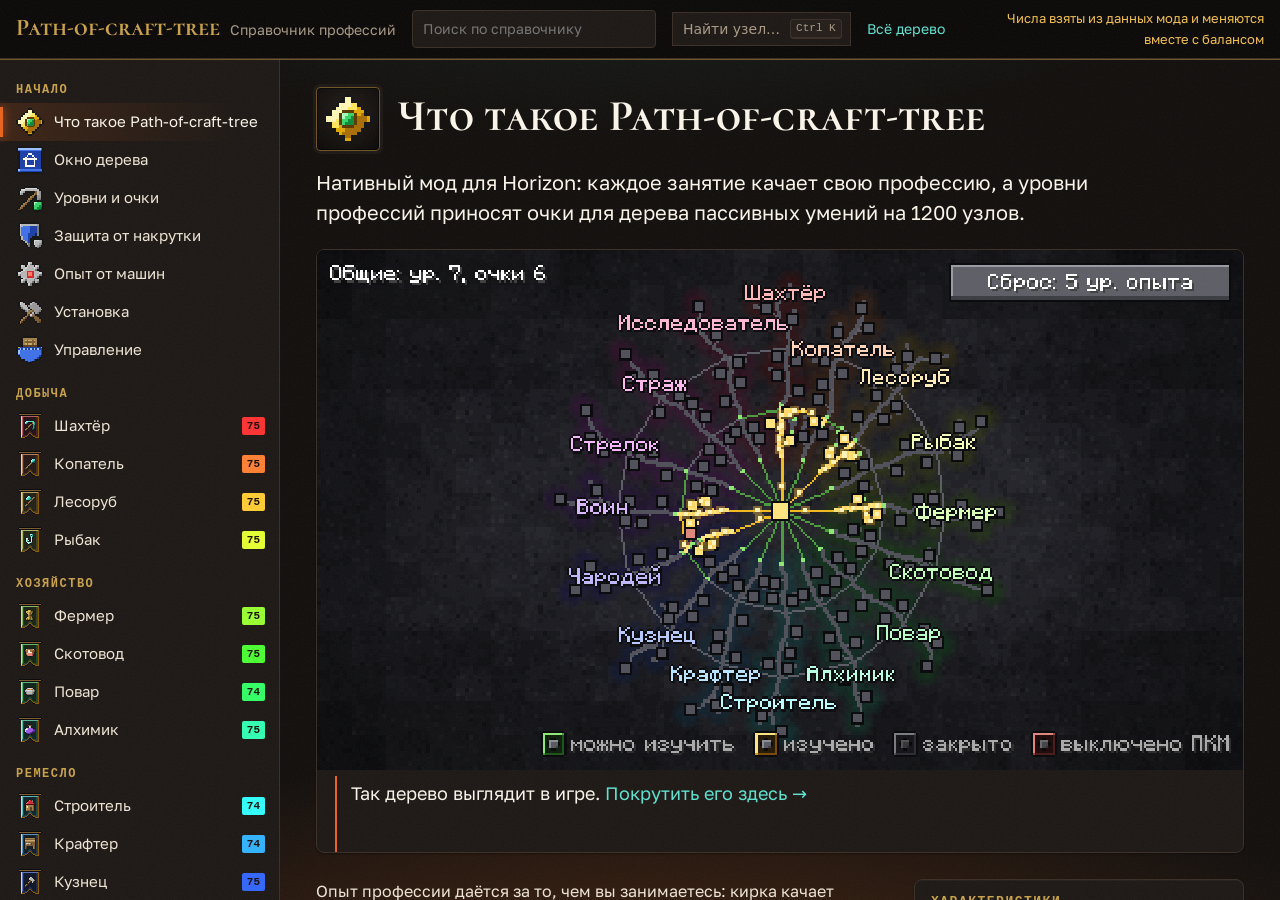
<file: docs/index.html>
<!doctype html>
<html lang="ru">
<head>
<meta charset="utf-8">
<meta name="viewport" content="width=device-width, initial-scale=1">
<title>Path-of-craft-tree</title>
<meta http-equiv="refresh" content="0; url=showcase/">
<link rel="canonical" href="showcase/">
</head>
<body>
<p><a href="showcase/">Справочник Path-of-craft-tree</a> · <a href="https://github.com/Betreazen/path-of-craft-tree">GitHub</a></p>
</body>
</html>
</file>
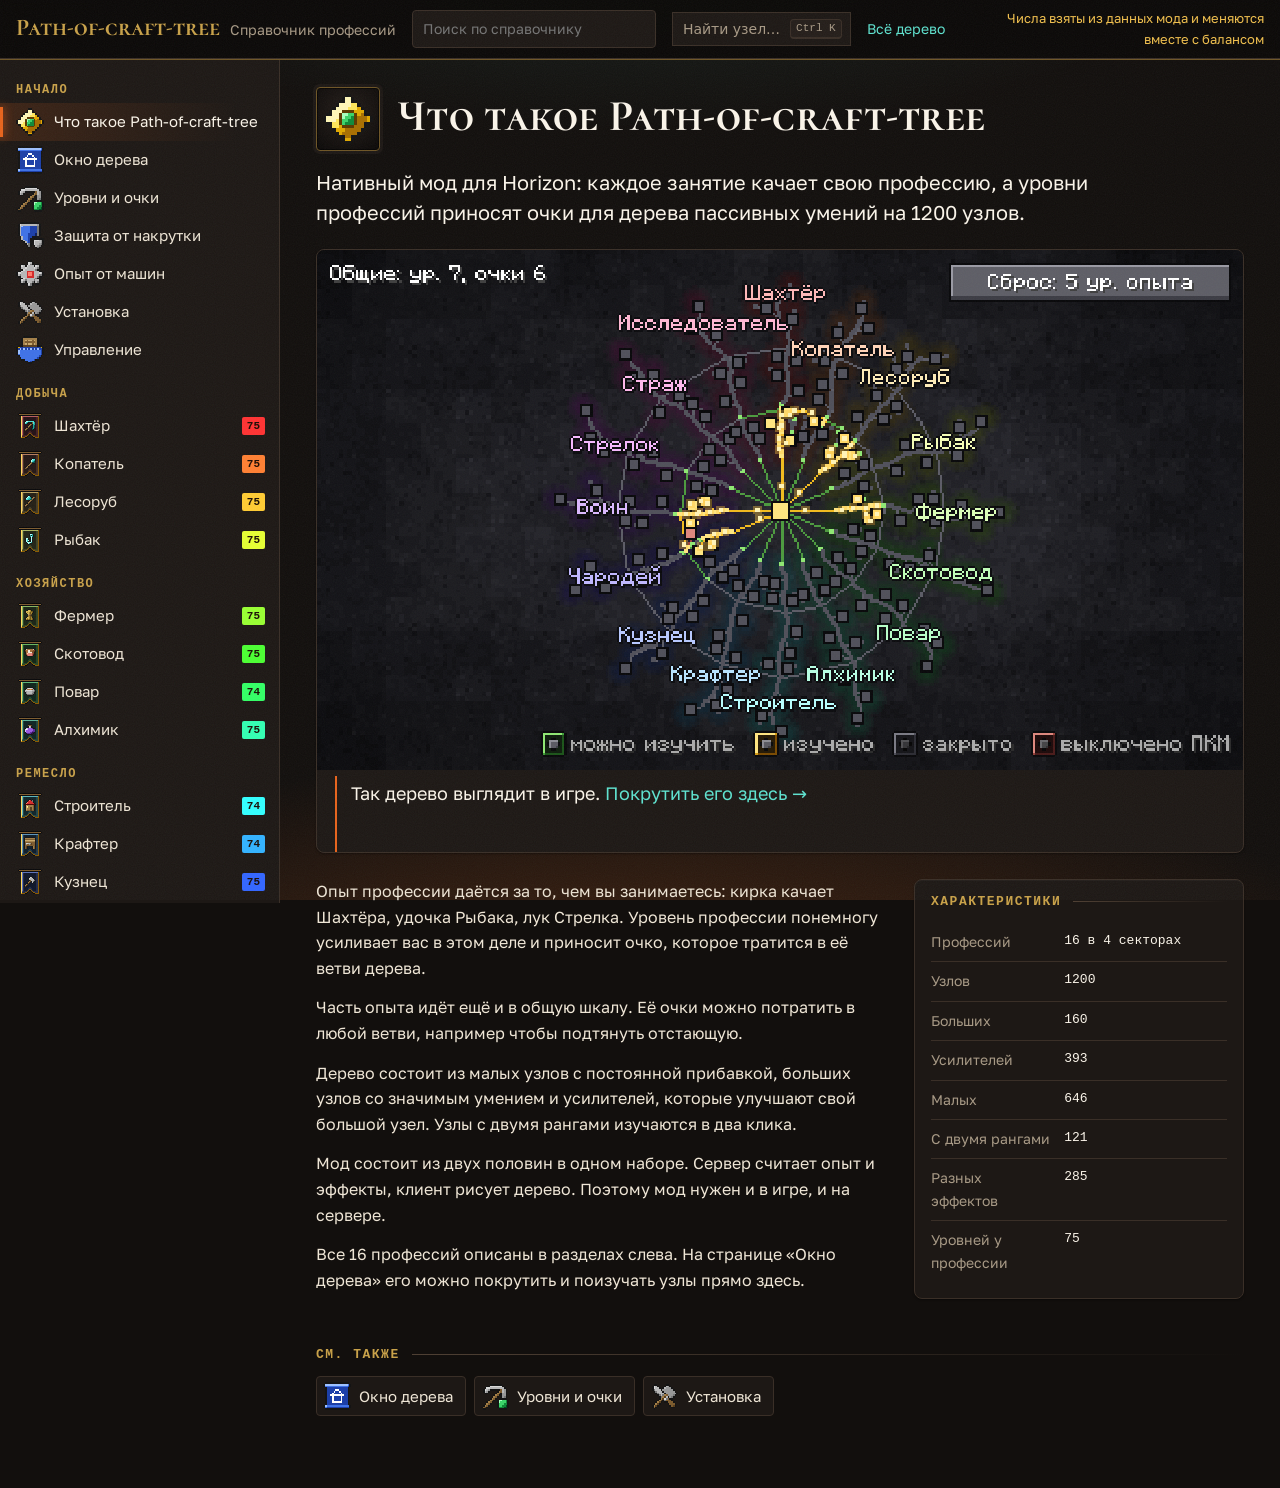
<file: docs/showcase/index.html>
<!doctype html>
<html lang="ru">
<head>
<meta charset="utf-8">
<meta name="viewport" content="width=device-width, initial-scale=1">
<title>Path-of-craft-tree · Справочник профессий</title>
<!-- style.css is RustCraft's guide stylesheet, copied as is so every mod's page looks alike; pct.css adds this mod's parts. -->
<link rel="stylesheet" href="style.css">
<link rel="stylesheet" href="pct.css">
</head>
<body>
<div class="top">
  <a class="brand" href="#overview"><b>Path-of-craft-tree</b><span>Справочник профессий</span></a>
  <input id="search" type="search" placeholder="Поиск по справочнику" aria-label="Поиск по справочнику">
  <a class="toplink" href="#tree">Всё дерево</a>
  <span class="draft">Числа взяты из данных мода и меняются вместе с балансом</span>
</div>
<div id="err" role="alert"></div>
<div class="layout">
  <nav id="nav" aria-label="Разделы справочника"></nav>
  <main id="main"></main>
</div>
<script src="js/data.js"></script>
<script src="js/sprites.js"></script>
<script src="js/tree.js"></script>
<script src="js/pages.js"></script>
<script src="js/toast.js"></script>
<script src="js/numbers.js"></script>
<script src="js/drawer.js"></script>
<script src="js/palette.js"></script>
<script src="js/app.js"></script>
</body>
</html>
</file>
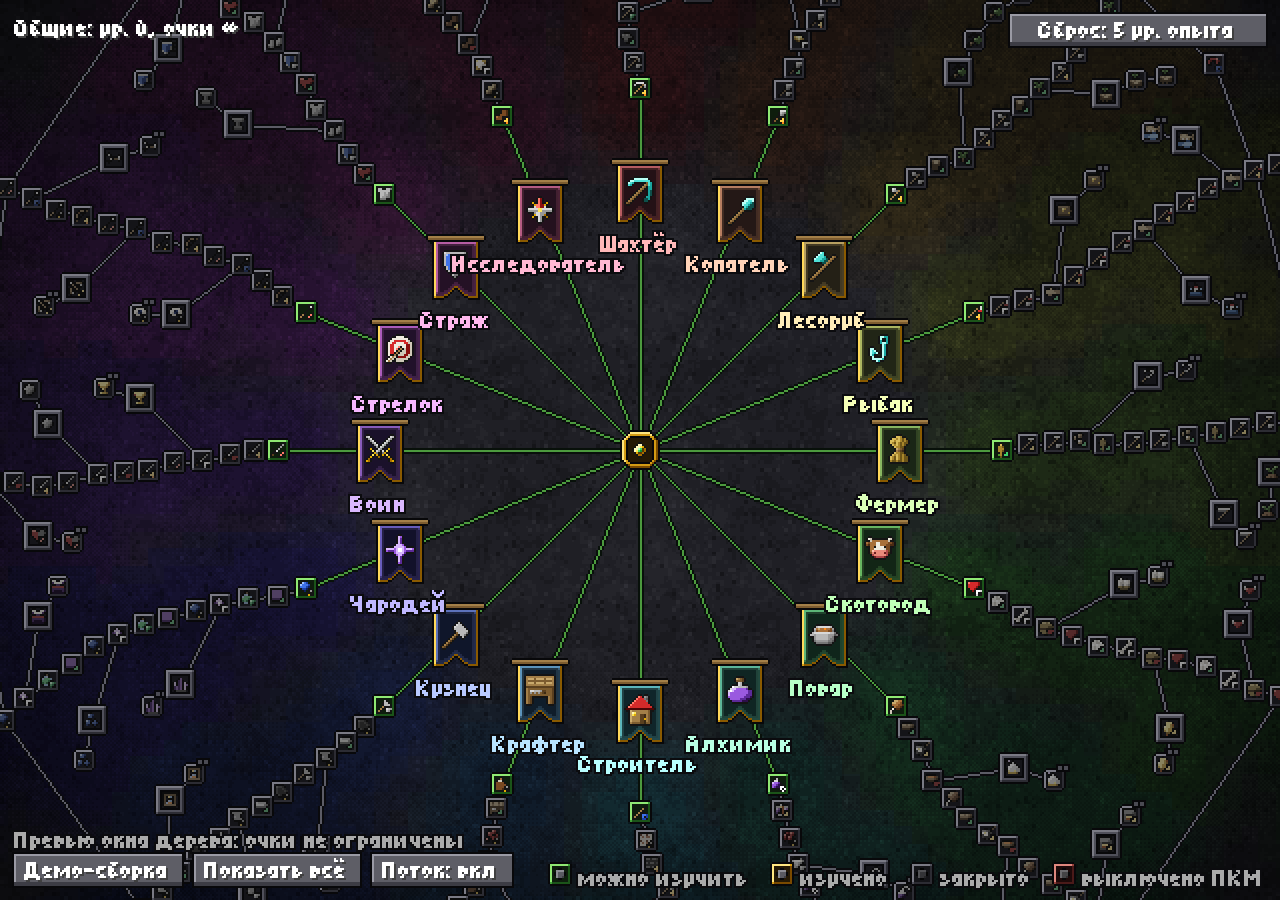
<file: design/preview.html>
<!doctype html>
<html lang="ru">
<head>
<meta charset="utf-8">
<meta name="viewport" content="width=device-width, initial-scale=1">
<title>Дерево навыков: превью</title>
<!-- The only external file: a pixel font with Cyrillic. Without a network the page falls back to a system font. -->
<link rel="preconnect" href="https://fonts.googleapis.com">
<link rel="preconnect" href="https://fonts.gstatic.com" crossorigin>
<link href="https://fonts.googleapis.com/css2?family=Tiny5&display=swap" rel="stylesheet">
<style>
  html, body { margin: 0; height: 100%; overflow: hidden; background: #0b0b0e; }
  canvas { display: block; image-rendering: pixelated; image-rendering: crisp-edges; cursor: grab; touch-action: none; }
</style>
</head>
<body>
<canvas id="view"></canvas>
<script>
window.PCT_TREE = {"start":0,"nodes":[{"id":0,"x":0,"y":0,"kind":"start","name":"Начало","description":"Отсюда растёт дерево","icon":"start"},{"id":1,"x":0,"y":-500,"kind":"small","branch":"mining","name":"Скорость кирки","effects":{"speed:_pickaxe":0.015},"todo":false,"links":[0],"icon":"small:speed:_pickaxe"},{"id":2,"x":-9.3,"y":-537,"kind":"small","branch":"mining","name":"Бережная работа","effects":{"durability:_pickaxe":0.02},"todo":false,"links":[1],"icon":"small:durability:_pickaxe"},{"id":3,"x":-15.3,"y":-570.1,"kind":"small","branch":"mining","name":"Богатая порода","effects":{"extra_ore":0.012},"todo":false,"links":[2],"icon":"small:extra_ore"},{"id":4,"x":-15.7,"y":-604.5,"kind":"small","branch":"mining","name":"Опыт с руды","effects":{"mc_xp":0.03},"todo":false,"links":[3],"icon":"small:mc_xp"},{"id":5,"x":79.7,"y":-639.1,"kind":"big","branch":"mining","name":"Жила","description":"Руда ломается цепочкой до 8 блоков, прочность тратится за каждый","effects":{"vein_len":8},"todo":false,"links":[4],"icon":"big:Жила"},{"id":6,"x":102.4,"y":-677.5,"kind":"upgrade","branch":"mining","name":"Жила: экономия","description":"Прочность за блок ×0,75","effects":{"vein_cost_cut":0.25},"todo":false,"links":[5],"icon":"big:Жила"},{"id":7,"x":109.3,"y":-713,"kind":"upgrade","branch":"mining","name":"Жила: длина","description":"Цепочка до 12 блоков","effects":{"vein_len":4},"todo":false,"links":[6],"icon":"big:Жила"},{"id":8,"x":106.2,"y":-754.7,"kind":"upgrade","branch":"mining","name":"Жила: экономия II","description":"Прочность за блок ×0,5","effects":{"vein_cost_cut":0.25},"todo":false,"links":[7],"icon":"big:Жила"},{"id":9,"x":94.7,"y":-793.7,"kind":"upgrade","branch":"mining","name":"Жила: длина II","description":"Цепочка до 16 блоков","effects":{"vein_len":4},"todo":false,"links":[8],"icon":"big:Жила"},{"id":10,"x":73.4,"y":-823.1,"kind":"upgrade","branch":"mining","name":"Жила: экономия III","description":"Прочность за блок ×0,25","effects":{"vein_cost_cut":0.25},"todo":false,"links":[9],"icon":"big:Жила"},{"id":11,"x":-10.8,"y":-642.4,"kind":"small","branch":"mining","name":"Скорость кирки","effects":{"speed:_pickaxe":0.015},"todo":false,"links":[4],"icon":"small:speed:_pickaxe"},{"id":12,"x":-10.5,"y":-682.4,"kind":"small","branch":"mining","name":"Бережная работа","effects":{"durability:_pickaxe":0.02},"todo":false,"links":[11],"icon":"small:durability:_pickaxe"},{"id":13,"x":-4.5,"y":-719,"kind":"small","branch":"mining","name":"Богатая порода","effects":{"extra_ore":0.012},"todo":false,"links":[12],"icon":"small:extra_ore"},{"id":14,"x":-7.8,"y":-754.3,"kind":"small","branch":"mining","name":"Опыт с руды","effects":{"mc_xp":0.03},"todo":false,"links":[13],"icon":"small:mc_xp"},{"id":15,"x":-102.2,"y":-799.7,"kind":"big","branch":"mining","name":"Переплавка","description":"Железо, медь и золото падают сразу слитками","effects":{"smelt":1},"todo":false,"links":[14],"icon":"big:Переплавка"},{"id":16,"x":-125.9,"y":-843.3,"kind":"upgrade","branch":"mining","name":"Переплавка: шанс","description":"Шанс лишнего слитка 5%","effects":{"smelt_extra":0.05},"todo":false,"links":[15],"ranks":2,"rank_descriptions":["Шанс лишнего слитка 5%","Шанс лишнего слитка 10%"],"icon":"big:Переплавка"},{"id":17,"x":-4.6,"y":-787.6,"kind":"small","branch":"mining","name":"Скорость кирки","effects":{"speed:_pickaxe":0.015},"todo":false,"links":[14],"icon":"small:speed:_pickaxe"},{"id":18,"x":-4.8,"y":-827.2,"kind":"small","branch":"mining","name":"Бережная работа","effects":{"durability:_pickaxe":0.02},"todo":false,"links":[17],"icon":"small:durability:_pickaxe"},{"id":19,"x":-6.1,"y":-865,"kind":"small","branch":"mining","name":"Богатая порода","effects":{"extra_ore":0.012},"todo":false,"links":[18],"icon":"small:extra_ore"},{"id":20,"x":-1.3,"y":-902.7,"kind":"small","branch":"mining","name":"Опыт с руды","effects":{"mc_xp":0.03},"todo":false,"links":[19],"icon":"small:mc_xp"},{"id":21,"x":65.7,"y":-899.4,"kind":"big","branch":"mining","name":"Прилив сил","description":"После добычи руды 8 секунд ускоренной добычи","effects":{"rush_seconds":8},"todo":false,"links":[20],"icon":"big:Прилив сил"},{"id":22,"x":100.3,"y":-873.5,"kind":"upgrade","branch":"mining","name":"Прилив: длительность","description":"12 секунд","effects":{"rush_seconds":4},"todo":false,"links":[21],"icon":"big:Прилив сил"},{"id":23,"x":120,"y":-841.8,"kind":"upgrade","branch":"mining","name":"Прилив: сила","description":"Спешка II","effects":{"rush_amp":1},"todo":false,"links":[22],"icon":"big:Прилив сил"},{"id":24,"x":129.8,"y":-800.9,"kind":"upgrade","branch":"mining","name":"Прилив: бег","description":"Дополнительно скорость передвижения","effects":{"rush_speed":1},"todo":false,"links":[23],"icon":"big:Прилив сил"},{"id":25,"x":0.5,"y":-938.3,"kind":"small","branch":"mining","name":"Скорость кирки","effects":{"speed:_pickaxe":0.015},"todo":false,"links":[20],"icon":"small:speed:_pickaxe"},{"id":26,"x":7.8,"y":-972.3,"kind":"small","branch":"mining","name":"Бережная работа","effects":{"durability:_pickaxe":0.02},"todo":false,"links":[25],"icon":"small:durability:_pickaxe"},{"id":27,"x":22.1,"y":-1005.9,"kind":"small","branch":"mining","name":"Богатая порода","effects":{"extra_ore":0.012},"todo":false,"links":[26],"icon":"small:extra_ore"},{"id":28,"x":35.1,"y":-1044,"kind":"small","branch":"mining","name":"Опыт с руды","effects":{"mc_xp":0.03},"todo":false,"links":[27],"icon":"small:mc_xp"},{"id":29,"x":155.4,"y":-1102.9,"kind":"big","branch":"mining","name":"Жадность","description":"10% шанс лишнего алмаза или изумруда","effects":{"greed":0.1},"todo":false,"links":[28],"icon":"big:Жадность"},{"id":30,"x":182.7,"y":-1148.2,"kind":"upgrade","branch":"mining","name":"Жадность","description":"Шанс 15%","effects":{"greed":0.05},"todo":false,"links":[29],"ranks":2,"rank_descriptions":["Шанс 15%","Шанс 20%"],"icon":"big:Жадность"},{"id":31,"x":51.1,"y":-1081.8,"kind":"small","branch":"mining","name":"Скорость кирки","effects":{"speed:_pickaxe":0.015},"todo":false,"links":[28],"icon":"small:speed:_pickaxe"},{"id":32,"x":62.3,"y":-1115.2,"kind":"small","branch":"mining","name":"Бережная работа","effects":{"durability:_pickaxe":0.02},"todo":false,"links":[31],"icon":"small:durability:_pickaxe"},{"id":33,"x":64.2,"y":-1153.7,"kind":"small","branch":"mining","name":"Богатая порода","effects":{"extra_ore":0.012},"todo":false,"links":[32],"icon":"small:extra_ore"},{"id":34,"x":62.4,"y":-1187.7,"kind":"small","branch":"mining","name":"Опыт с руды","effects":{"mc_xp":0.03},"todo":false,"links":[33],"icon":"small:mc_xp"},{"id":35,"x":-36.4,"y":-1239,"kind":"big","branch":"mining","name":"Забой","description":"Переключаемый режим копания 3×3, прочность ×2","effects":{"mine_area":1,"mine_area_cost":2},"todo":false,"links":[34],"icon":"big:Забой"},{"id":36,"x":-69.9,"y":-1280.9,"kind":"upgrade","branch":"mining","name":"Забой: прочность","description":"Прочность ×1,5","effects":{"mine_area_cost":-0.5},"todo":false,"links":[35],"icon":"big:Забой"},{"id":37,"x":-103.6,"y":-1304.9,"kind":"upgrade","branch":"mining","name":"Забой: прочность II","description":"Прочность ×1,2","effects":{"mine_area_cost":-0.3},"todo":false,"links":[36],"icon":"big:Забой"},{"id":38,"x":54.7,"y":-1227.6,"kind":"small","branch":"mining","name":"Скорость кирки","effects":{"speed:_pickaxe":0.015},"todo":false,"links":[34],"icon":"small:speed:_pickaxe"},{"id":39,"x":51.8,"y":-1265,"kind":"small","branch":"mining","name":"Бережная работа","effects":{"durability:_pickaxe":0.02},"todo":false,"links":[38],"icon":"small:durability:_pickaxe"},{"id":40,"x":49.2,"y":-1301.4,"kind":"small","branch":"mining","name":"Богатая порода","effects":{"extra_ore":0.012},"todo":false,"links":[39],"icon":"small:extra_ore"},{"id":41,"x":41.7,"y":-1338.4,"kind":"small","branch":"mining","name":"Опыт с руды","effects":{"mc_xp":0.03},"todo":false,"links":[40],"icon":"small:mc_xp"},{"id":42,"x":141.9,"y":-1376.3,"kind":"big","branch":"mining","name":"Рудный нюх","description":"Подсветка руды в радиусе 6 блоков на 10 секунд","effects":{"ore_sense":6},"todo":false,"links":[41],"icon":"big:Рудный нюх"},{"id":43,"x":169.2,"y":-1422.4,"kind":"upgrade","branch":"mining","name":"Нюх: радиус","description":"Радиус 8","effects":{"ore_sense":2},"todo":false,"links":[42],"ranks":2,"rank_descriptions":["Радиус 8","Радиус 10"],"icon":"big:Рудный нюх"},{"id":44,"x":47.9,"y":-1375.8,"kind":"small","branch":"mining","name":"Скорость кирки","effects":{"speed:_pickaxe":0.015},"todo":false,"links":[41],"icon":"small:speed:_pickaxe"},{"id":45,"x":47.7,"y":-1414.2,"kind":"small","branch":"mining","name":"Бережная работа","effects":{"durability:_pickaxe":0.02},"todo":false,"links":[44],"icon":"small:durability:_pickaxe"},{"id":46,"x":63.5,"y":-1449.7,"kind":"small","branch":"mining","name":"Богатая порода","effects":{"extra_ore":0.012},"todo":false,"links":[45],"icon":"small:extra_ore"},{"id":47,"x":70.3,"y":-1486.7,"kind":"small","branch":"mining","name":"Опыт с руды","effects":{"mc_xp":0.03},"todo":false,"links":[46],"icon":"small:mc_xp"},{"id":48,"x":-46.3,"y":-1424.9,"kind":"big","branch":"mining","name":"Магнитная кирка","description":"Добыча сразу попадает в инвентарь","effects":{"magnet":1},"todo":false,"links":[47],"icon":"big:Магнитная кирка"},{"id":49,"x":-77,"y":-1381,"kind":"upgrade","branch":"mining","name":"Магнит: опыт","description":"Опыт Minecraft тоже зачисляется сразу","effects":{"magnet_xp":1},"todo":false,"links":[48],"icon":"big:Магнитная кирка"},{"id":50,"x":73.4,"y":-1522.3,"kind":"small","branch":"mining","name":"Скорость кирки","effects":{"speed:_pickaxe":0.015},"todo":false,"links":[47],"icon":"small:speed:_pickaxe"},{"id":51,"x":79.3,"y":-1561.2,"kind":"small","branch":"mining","name":"Бережная работа","effects":{"durability:_pickaxe":0.02},"todo":false,"links":[50],"icon":"small:durability:_pickaxe"},{"id":52,"x":68.5,"y":-1596.3,"kind":"small","branch":"mining","name":"Богатая порода","effects":{"extra_ore":0.012},"todo":false,"links":[51],"icon":"small:extra_ore"},{"id":53,"x":51.4,"y":-1634.2,"kind":"small","branch":"mining","name":"Опыт с руды","effects":{"mc_xp":0.03},"todo":false,"links":[52],"icon":"small:mc_xp"},{"id":54,"x":104.7,"y":-1751.5,"kind":"big","branch":"mining","name":"Твёрдая рука","description":"Обсидиан и обломки добываются вдвое быстрее","effects":{"hard_hand":1},"todo":false,"links":[53],"icon":"big:Твёрдая рука"},{"id":55,"x":109.3,"y":-1802.6,"kind":"upgrade","branch":"mining","name":"Рука: втрое","description":"Втрое быстрее","effects":{"hard_hand":1},"todo":false,"links":[54],"icon":"big:Твёрдая рука"},{"id":56,"x":110.9,"y":-1848.9,"kind":"upgrade","branch":"mining","name":"Рука: сланец","description":"Действует и на глубинный сланец","effects":{"hard_hand_deepslate":1},"todo":false,"links":[55],"icon":"big:Твёрдая рука"},{"id":57,"x":36.7,"y":-1673.3,"kind":"small","branch":"mining","name":"Скорость кирки","effects":{"speed:_pickaxe":0.015},"todo":false,"links":[53],"icon":"small:speed:_pickaxe"},{"id":58,"x":13.9,"y":-1712.2,"kind":"small","branch":"mining","name":"Бережная работа","effects":{"durability:_pickaxe":0.02},"todo":false,"links":[57],"icon":"small:durability:_pickaxe"},{"id":59,"x":-11,"y":-1747.2,"kind":"small","branch":"mining","name":"Богатая порода","effects":{"extra_ore":0.012},"todo":false,"links":[58],"icon":"small:extra_ore"},{"id":60,"x":-16.9,"y":-1786.8,"kind":"small","branch":"mining","name":"Опыт с руды","effects":{"mc_xp":0.03},"todo":false,"links":[59],"icon":"small:mc_xp"},{"id":61,"x":-130.8,"y":-1857.1,"kind":"big","branch":"mining","name":"Глаза крота","description":"Ночное зрение ниже уровня Y=0","effects":{"mole":1},"todo":false,"links":[60],"icon":"big:Глаза крота"},{"id":62,"x":-187.5,"y":-1858,"kind":"upgrade","branch":"mining","name":"Крот: порог","description":"Порог Y=40","effects":{"mole_depth":40},"todo":false,"links":[61],"icon":"big:Глаза крота"},{"id":63,"x":-232.8,"y":-1878.5,"kind":"upgrade","branch":"mining","name":"Крот: вода","description":"Действует под водой","effects":{"mole_water":1},"todo":false,"links":[62],"icon":"big:Глаза крота"},{"id":64,"x":-25.5,"y":-1820.9,"kind":"small","branch":"mining","name":"Скорость кирки","effects":{"speed:_pickaxe":0.015},"todo":false,"links":[60],"icon":"small:speed:_pickaxe"},{"id":65,"x":-31.7,"y":-1855.9,"kind":"small","branch":"mining","name":"Бережная работа","effects":{"durability:_pickaxe":0.02},"todo":false,"links":[64],"icon":"small:durability:_pickaxe"},{"id":66,"x":-32,"y":-1895.6,"kind":"small","branch":"mining","name":"Богатая порода","effects":{"extra_ore":0.012},"todo":false,"links":[65],"icon":"small:extra_ore"},{"id":67,"x":-22,"y":-1930.1,"kind":"small","branch":"mining","name":"Опыт с руды","effects":{"mc_xp":0.03},"todo":false,"links":[66],"icon":"small:mc_xp"},{"id":68,"x":54.4,"y":-1998.5,"kind":"big","branch":"mining","name":"Закалка шахтёра","description":"Меньше урона от падения и лавы под землёй, 25%","effects":{"under_cut":0.25},"todo":false,"links":[67],"icon":"big:Закалка шахтёра"},{"id":69,"x":76,"y":-2042.2,"kind":"upgrade","branch":"mining","name":"Закалка: 40%","description":"Снижение 40%","effects":{"under_cut":0.15},"todo":false,"links":[68],"icon":"big:Закалка шахтёра"},{"id":70,"x":87.8,"y":-2082,"kind":"upgrade","branch":"mining","name":"Закалка: 50%","description":"Снижение 50%","effects":{"under_cut":0.1},"todo":false,"links":[69],"icon":"big:Закалка шахтёра"},{"id":71,"x":191.3,"y":-461.9,"kind":"small","branch":"digging","name":"Скорость лопаты","effects":{"speed:_shovel":0.015},"todo":false,"links":[0],"icon":"small:speed:_shovel"},{"id":72,"x":199.8,"y":-498.3,"kind":"small","branch":"digging","name":"Бережная работа","effects":{"durability:_shovel":0.02},"todo":false,"links":[71],"icon":"small:durability:_shovel"},{"id":73,"x":213.4,"y":-529,"kind":"small","branch":"digging","name":"Рыхлый грунт","effects":{"extra_digging":0.015},"todo":false,"links":[72],"icon":"small:extra_digging"},{"id":74,"x":220.5,"y":-568,"kind":"small","branch":"digging","name":"Находки","effects":{"treasure_digging":0.005},"todo":false,"links":[73],"icon":"small:treasure_digging"},{"id":75,"x":192.8,"y":-679.8,"kind":"big","branch":"digging","name":"Экскаватор","description":"Переключаемый режим копания 3×3, прочность ×2","effects":{"dig_area":1,"dig_area_cost":2},"todo":false,"links":[74],"icon":"big:Экскаватор"},{"id":76,"x":188.8,"y":-728.4,"kind":"upgrade","branch":"digging","name":"Экскаватор: 1","description":"Прочность ×1,5","effects":{"dig_area_cost":-0.5},"todo":false,"links":[75],"icon":"big:Экскаватор"},{"id":77,"x":202.8,"y":-765.4,"kind":"upgrade","branch":"digging","name":"Экскаватор: 2","description":"×1,2","effects":{"dig_area_cost":-0.3},"todo":false,"links":[76],"icon":"big:Экскаватор"},{"id":78,"x":228,"y":-793.8,"kind":"upgrade","branch":"digging","name":"Экскаватор: 3","description":"режим 5×5","effects":{"dig_area_wide":1},"todo":false,"links":[77],"icon":"big:Экскаватор"},{"id":79,"x":244.4,"y":-594.3,"kind":"small","branch":"digging","name":"Скорость лопаты","effects":{"speed:_shovel":0.015},"todo":false,"links":[74],"icon":"small:speed:_shovel"},{"id":80,"x":261.5,"y":-628.7,"kind":"small","branch":"digging","name":"Бережная работа","effects":{"durability:_shovel":0.02},"todo":false,"links":[79],"icon":"small:durability:_shovel"},{"id":81,"x":278.5,"y":-657.5,"kind":"small","branch":"digging","name":"Рыхлый грунт","effects":{"extra_digging":0.015},"todo":false,"links":[80],"icon":"small:extra_digging"},{"id":82,"x":294.8,"y":-688.4,"kind":"small","branch":"digging","name":"Находки","effects":{"treasure_digging":0.005},"todo":false,"links":[81],"icon":"small:treasure_digging"},{"id":83,"x":386.4,"y":-697.7,"kind":"big","branch":"digging","name":"Обрушение","description":"Столб песка или гравия над блоком ломается целиком, до 8 блоков","effects":{"collapse":8},"todo":false,"links":[82],"icon":"big:Обрушение"},{"id":84,"x":424.3,"y":-733,"kind":"upgrade","branch":"digging","name":"Обрушение: 1","description":"Меньше расход прочности","effects":{"collapse_cost_cut":0.5},"todo":false,"links":[83],"icon":"big:Обрушение"},{"id":85,"x":461.9,"y":-755.7,"kind":"upgrade","branch":"digging","name":"Обрушение: 2","description":"до 16 блоков","effects":{"collapse":8},"todo":false,"links":[84],"icon":"big:Обрушение"},{"id":86,"x":321.5,"y":-717.6,"kind":"small","branch":"digging","name":"Скорость лопаты","effects":{"speed:_shovel":0.015},"todo":false,"links":[82],"icon":"small:speed:_shovel"},{"id":87,"x":340.7,"y":-748.8,"kind":"small","branch":"digging","name":"Бережная работа","effects":{"durability:_shovel":0.02},"todo":false,"links":[86],"icon":"small:durability:_shovel"},{"id":88,"x":368.8,"y":-778.5,"kind":"small","branch":"digging","name":"Рыхлый грунт","effects":{"extra_digging":0.015},"todo":false,"links":[87],"icon":"small:extra_digging"},{"id":89,"x":386,"y":-810,"kind":"small","branch":"digging","name":"Находки","effects":{"treasure_digging":0.005},"todo":false,"links":[88],"icon":"small:treasure_digging"},{"id":90,"x":291.7,"y":-823.9,"kind":"big","branch":"digging","name":"Кладоискатель","description":"1% шанс находки в земле. Обычно мелочь: кость, кремень, самородки. Ценное, например изумруд, примерно одна находка из 50","effects":{"treasure_digging":0.01},"todo":false,"links":[89],"icon":"big:Кладоискатель"},{"id":91,"x":254.1,"y":-847.3,"kind":"upgrade","branch":"digging","name":"Кладоискатель","description":"2%","effects":{"treasure_digging":0.01},"todo":false,"links":[90],"ranks":2,"rank_descriptions":["2%","3%"],"icon":"big:Кладоискатель"},{"id":92,"x":215.2,"y":-861.5,"kind":"upgrade","branch":"digging","name":"Кладоискатель: 3","description":"более редкие находки","effects":{"treasure_rare":1},"todo":false,"links":[91],"icon":"big:Кладоискатель"},{"id":93,"x":402.5,"y":-839.1,"kind":"small","branch":"digging","name":"Скорость лопаты","effects":{"speed:_shovel":0.015},"todo":false,"links":[89],"icon":"small:speed:_shovel"},{"id":94,"x":423.7,"y":-867.7,"kind":"small","branch":"digging","name":"Бережная работа","effects":{"durability:_shovel":0.02},"todo":false,"links":[93],"icon":"small:durability:_shovel"},{"id":95,"x":433.4,"y":-901.5,"kind":"small","branch":"digging","name":"Рыхлый грунт","effects":{"extra_digging":0.015},"todo":false,"links":[94],"icon":"small:extra_digging"},{"id":96,"x":450.9,"y":-936.8,"kind":"small","branch":"digging","name":"Находки","effects":{"treasure_digging":0.005},"todo":false,"links":[95],"icon":"small:treasure_digging"},{"id":97,"x":343,"y":-1012.9,"kind":"big","branch":"digging","name":"Археолог","description":"Кисточка работает вдвое быстрее","effects":{"brush_fast":1},"todo":false,"links":[96],"icon":"big:Археолог"},{"id":98,"x":326.9,"y":-1058.9,"kind":"upgrade","branch":"digging","name":"Археолог","description":"Шанс лишней находки 10%","effects":{"brush_extra":0.1},"todo":false,"links":[97],"ranks":2,"rank_descriptions":["Шанс лишней находки 10%","20%"],"icon":"big:Археолог"},{"id":99,"x":452.2,"y":-973,"kind":"small","branch":"digging","name":"Скорость лопаты","effects":{"speed:_shovel":0.015},"todo":false,"links":[96],"icon":"small:speed:_shovel"},{"id":100,"x":460.7,"y":-1011.1,"kind":"small","branch":"digging","name":"Бережная работа","effects":{"durability:_shovel":0.02},"todo":false,"links":[99],"icon":"small:durability:_shovel"},{"id":101,"x":462.1,"y":-1050.2,"kind":"small","branch":"digging","name":"Рыхлый грунт","effects":{"extra_digging":0.015},"todo":false,"links":[100],"icon":"small:extra_digging"},{"id":102,"x":466,"y":-1090,"kind":"small","branch":"digging","name":"Находки","effects":{"treasure_digging":0.005},"todo":false,"links":[101],"icon":"small:treasure_digging"},{"id":103,"x":371.3,"y":-1156,"kind":"big","branch":"digging","name":"Кремнёвый глаз","description":"Гравий всегда даёт кремень","effects":{"flint_always":1},"todo":false,"links":[102],"icon":"big:Кремнёвый глаз"},{"id":104,"x":343.6,"y":-1205.6,"kind":"upgrade","branch":"digging","name":"Кремнёвый глаз: 1","description":"Шанс двух кремней 25%","effects":{"flint_double":0.25},"todo":false,"links":[103],"icon":"big:Кремнёвый глаз"},{"id":105,"x":469.2,"y":-1130.3,"kind":"small","branch":"digging","name":"Скорость лопаты","effects":{"speed:_shovel":0.015},"todo":false,"links":[102],"icon":"small:speed:_shovel"},{"id":106,"x":463,"y":-1169,"kind":"small","branch":"digging","name":"Бережная работа","effects":{"durability:_shovel":0.02},"todo":false,"links":[105],"icon":"small:durability:_shovel"},{"id":107,"x":467.2,"y":-1204.5,"kind":"small","branch":"digging","name":"Рыхлый грунт","effects":{"extra_digging":0.015},"todo":false,"links":[106],"icon":"small:extra_digging"},{"id":108,"x":469.5,"y":-1242.4,"kind":"small","branch":"digging","name":"Находки","effects":{"treasure_digging":0.005},"todo":false,"links":[107],"icon":"small:treasure_digging"},{"id":109,"x":559.1,"y":-1258.3,"kind":"big","branch":"digging","name":"Стекольщик","description":"Песок падает сразу стеклом, режим переключается","effects":{"glass":1},"todo":false,"links":[108],"icon":"big:Стекольщик"},{"id":110,"x":598.1,"y":-1287.9,"kind":"upgrade","branch":"digging","name":"Стекольщик","description":"Шанс лишнего стекла 10%","effects":{"glass_extra":0.1},"todo":false,"links":[109],"ranks":2,"rank_descriptions":["Шанс лишнего стекла 10%","20%"],"icon":"big:Стекольщик"},{"id":111,"x":469.9,"y":-1280.4,"kind":"small","branch":"digging","name":"Скорость лопаты","effects":{"speed:_shovel":0.015},"todo":false,"links":[108],"icon":"small:speed:_shovel"},{"id":112,"x":477.7,"y":-1316.8,"kind":"small","branch":"digging","name":"Бережная работа","effects":{"durability:_shovel":0.02},"todo":false,"links":[111],"icon":"small:durability:_shovel"},{"id":113,"x":483.7,"y":-1354.9,"kind":"small","branch":"digging","name":"Рыхлый грунт","effects":{"extra_digging":0.015},"todo":false,"links":[112],"icon":"small:extra_digging"},{"id":114,"x":496.6,"y":-1386.6,"kind":"small","branch":"digging","name":"Находки","effects":{"treasure_digging":0.005},"todo":false,"links":[113],"icon":"small:treasure_digging"},{"id":115,"x":394.6,"y":-1380.1,"kind":"big","branch":"digging","name":"Засыпка","description":"Лопата заполняет яму 3×3 землёй или песком из инвентаря","effects":{"fill":1},"todo":false,"links":[114],"icon":"big:Засыпка"},{"id":116,"x":349,"y":-1387.9,"kind":"upgrade","branch":"digging","name":"Засыпка: 1","description":"Область 5×5","effects":{"fill_wide":1},"todo":false,"links":[115],"icon":"big:Засыпка"},{"id":117,"x":304.3,"y":-1384,"kind":"upgrade","branch":"digging","name":"Засыпка: 2","description":"шанс не потратить блок","effects":{"fill_save":0.25},"todo":false,"links":[116],"icon":"big:Засыпка"},{"id":118,"x":512.7,"y":-1420.3,"kind":"small","branch":"digging","name":"Скорость лопаты","effects":{"speed:_shovel":0.015},"todo":false,"links":[114],"icon":"small:speed:_shovel"},{"id":119,"x":532.4,"y":-1454.9,"kind":"small","branch":"digging","name":"Бережная работа","effects":{"durability:_shovel":0.02},"todo":false,"links":[118],"icon":"small:durability:_shovel"},{"id":120,"x":554.9,"y":-1486.8,"kind":"small","branch":"digging","name":"Рыхлый грунт","effects":{"extra_digging":0.015},"todo":false,"links":[119],"icon":"small:extra_digging"},{"id":121,"x":578.3,"y":-1517.1,"kind":"small","branch":"digging","name":"Находки","effects":{"treasure_digging":0.005},"todo":false,"links":[120],"icon":"small:treasure_digging"},{"id":122,"x":519.3,"y":-1630.4,"kind":"big","branch":"digging","name":"Ландшафтник","description":"Лопата делает тропинку сразу 3×3","effects":{"path_area":1},"todo":false,"links":[121],"icon":"big:Ландшафтник"},{"id":123,"x":527.9,"y":-1678.4,"kind":"upgrade","branch":"digging","name":"Ландшафтник: 1","description":"5×5","effects":{"path_wide":1},"todo":false,"links":[122],"icon":"big:Ландшафтник"},{"id":124,"x":546.7,"y":-1724.2,"kind":"upgrade","branch":"digging","name":"Ландшафтник: 2","description":"выравнивание неровностей","effects":{"path_level":1},"todo":false,"links":[123],"icon":"big:Ландшафтник"},{"id":125,"x":594.6,"y":-1552.9,"kind":"small","branch":"digging","name":"Скорость лопаты","effects":{"speed:_shovel":0.015},"todo":false,"links":[121],"icon":"small:speed:_shovel"},{"id":126,"x":622,"y":-1584.9,"kind":"small","branch":"digging","name":"Бережная работа","effects":{"durability:_shovel":0.02},"todo":false,"links":[125],"icon":"small:durability:_shovel"},{"id":127,"x":638.2,"y":-1615.4,"kind":"small","branch":"digging","name":"Рыхлый грунт","effects":{"extra_digging":0.015},"todo":false,"links":[126],"icon":"small:extra_digging"},{"id":128,"x":664.5,"y":-1642.8,"kind":"small","branch":"digging","name":"Находки","effects":{"treasure_digging":0.005},"todo":false,"links":[127],"icon":"small:treasure_digging"},{"id":129,"x":794.4,"y":-1674.6,"kind":"big","branch":"digging","name":"Лёгкая поступь","description":"Нет замедления на песке душ, иле и снегу","effects":{"light_step":1},"todo":false,"links":[128],"icon":"big:Лёгкая поступь"},{"id":130,"x":835.1,"y":-1708,"kind":"upgrade","branch":"digging","name":"Лёгкая поступь: 1","description":"Рыхлый снег не затягивает","effects":{"light_step_snow":1},"todo":false,"links":[129],"icon":"big:Лёгкая поступь"},{"id":131,"x":688.9,"y":-1669,"kind":"small","branch":"digging","name":"Скорость лопаты","effects":{"speed:_shovel":0.015},"todo":false,"links":[128],"icon":"small:speed:_shovel"},{"id":132,"x":708.5,"y":-1701,"kind":"small","branch":"digging","name":"Бережная работа","effects":{"durability:_shovel":0.02},"todo":false,"links":[131],"icon":"small:durability:_shovel"},{"id":133,"x":725.5,"y":-1736.1,"kind":"small","branch":"digging","name":"Рыхлый грунт","effects":{"extra_digging":0.015},"todo":false,"links":[132],"icon":"small:extra_digging"},{"id":134,"x":746.3,"y":-1767.8,"kind":"small","branch":"digging","name":"Находки","effects":{"treasure_digging":0.005},"todo":false,"links":[133],"icon":"small:treasure_digging"},{"id":135,"x":737.9,"y":-1869.3,"kind":"big","branch":"digging","name":"Боевая лопата","description":"Лопата бьёт как меч того же материала","effects":{"shovel_fight":1},"todo":false,"links":[134],"icon":"big:Боевая лопата"},{"id":136,"x":755.9,"y":-1920,"kind":"upgrade","branch":"digging","name":"Боевая лопата: 1","description":"Шанс оглушить или отбросить врага","effects":{"shovel_stun":0.2},"todo":false,"links":[135],"icon":"big:Боевая лопата"},{"id":137,"x":353.6,"y":-353.6,"kind":"small","branch":"woodcutting","name":"Скорость топора","effects":{"speed:_axe":0.015},"todo":false,"links":[0],"icon":"small:speed:_axe"},{"id":138,"x":382.4,"y":-375.2,"kind":"small","branch":"woodcutting","name":"Бережная работа","effects":{"durability:_axe":0.02},"todo":false,"links":[137],"icon":"small:durability:_axe"},{"id":139,"x":411.8,"y":-392.7,"kind":"small","branch":"woodcutting","name":"Толстый ствол","effects":{"extra_log":0.012},"todo":false,"links":[138],"icon":"small:extra_log"},{"id":140,"x":447.4,"y":-402.9,"kind":"small","branch":"woodcutting","name":"Щедрая листва","effects":{"extra_sapling":0.025},"todo":false,"links":[139],"icon":"small:extra_sapling"},{"id":141,"x":438.9,"y":-521.7,"kind":"big","branch":"woodcutting","name":"Лесоповал","description":"Дерево падает целиком, до 32 брёвен, прочность тратится за каждое","effects":{"timber":32},"todo":false,"links":[140],"icon":"big:Лесоповал"},{"id":142,"x":462.1,"y":-566.5,"kind":"upgrade","branch":"woodcutting","name":"Лесоповал: 1","description":"Прочность ×0,75, ×0,5, ×0,25","effects":{"timber_cost_cut":0.75},"todo":false,"links":[141],"icon":"big:Лесоповал"},{"id":143,"x":490.6,"y":-604.3,"kind":"upgrade","branch":"woodcutting","name":"Лесоповал: 2","description":"до 64 брёвен","effects":{"timber":32},"todo":false,"links":[142],"icon":"big:Лесоповал"},{"id":144,"x":529,"y":-630.6,"kind":"upgrade","branch":"woodcutting","name":"Лесоповал: 3","description":"последний усилитель снимает ограничение: любое дерево целиком","effects":{"timber_unlimited":1},"todo":false,"links":[143],"icon":"big:Лесоповал"},{"id":145,"x":475,"y":-431.3,"kind":"small","branch":"woodcutting","name":"Скорость топора","effects":{"speed:_axe":0.015},"todo":false,"links":[140],"icon":"small:speed:_axe"},{"id":146,"x":501.5,"y":-456.3,"kind":"small","branch":"woodcutting","name":"Бережная работа","effects":{"durability:_axe":0.02},"todo":false,"links":[145],"icon":"small:durability:_axe"},{"id":147,"x":529.4,"y":-475.6,"kind":"small","branch":"woodcutting","name":"Толстый ствол","effects":{"extra_log":0.012},"todo":false,"links":[146],"icon":"small:extra_log"},{"id":148,"x":553,"y":-500.5,"kind":"small","branch":"woodcutting","name":"Щедрая листва","effects":{"extra_sapling":0.025},"todo":false,"links":[147],"icon":"small:extra_sapling"},{"id":149,"x":644.6,"y":-491.1,"kind":"big","branch":"woodcutting","name":"Лесничий","description":"На месте срубленного дерева сам сажается саженец","effects":{"forester":1},"todo":false,"links":[148],"icon":"big:Лесничий"},{"id":150,"x":687,"y":-512.7,"kind":"upgrade","branch":"woodcutting","name":"Лесничий: 1","description":"Шанс, что он сразу подрастёт","effects":{"forester_grow":0.25},"todo":false,"links":[149],"icon":"big:Лесничий"},{"id":151,"x":728.4,"y":-518.5,"kind":"upgrade","branch":"woodcutting","name":"Лесничий: 2","description":"посадка 2×2 для больших деревьев","effects":{"forester_2x2":1},"todo":false,"links":[150],"icon":"big:Лесничий"},{"id":152,"x":582.9,"y":-521.3,"kind":"small","branch":"woodcutting","name":"Скорость топора","effects":{"speed:_axe":0.015},"todo":false,"links":[148],"icon":"small:speed:_axe"},{"id":153,"x":603.1,"y":-551.1,"kind":"small","branch":"woodcutting","name":"Бережная работа","effects":{"durability:_axe":0.02},"todo":false,"links":[152],"icon":"small:durability:_axe"},{"id":154,"x":628.4,"y":-578.8,"kind":"small","branch":"woodcutting","name":"Толстый ствол","effects":{"extra_log":0.012},"todo":false,"links":[153],"icon":"small:extra_log"},{"id":155,"x":650.8,"y":-611.8,"kind":"small","branch":"woodcutting","name":"Щедрая листва","effects":{"extra_sapling":0.025},"todo":false,"links":[154],"icon":"small:extra_sapling"},{"id":156,"x":588.3,"y":-654.5,"kind":"big","branch":"woodcutting","name":"Щедрая крона","description":"При вырубке листва осыпается сразу","effects":{"canopy":1},"todo":false,"links":[155],"icon":"big:Щедрая крона"},{"id":157,"x":562,"y":-693.7,"kind":"upgrade","branch":"woodcutting","name":"Щедрая крона: 1","description":"Чаще яблоки и палки","effects":{"canopy_bonus":0.25},"todo":false,"links":[156],"icon":"big:Щедрая крона"},{"id":158,"x":526.1,"y":-719.3,"kind":"upgrade","branch":"woodcutting","name":"Щедрая крона: 2","description":"шанс золотого яблока","effects":{"canopy_golden":0.02},"todo":false,"links":[157],"icon":"big:Щедрая крона"},{"id":159,"x":676.8,"y":-639.6,"kind":"small","branch":"woodcutting","name":"Скорость топора","effects":{"speed:_axe":0.015},"todo":false,"links":[155],"icon":"small:speed:_axe"},{"id":160,"x":697.4,"y":-672.9,"kind":"small","branch":"woodcutting","name":"Бережная работа","effects":{"durability:_axe":0.02},"todo":false,"links":[159],"icon":"small:durability:_axe"},{"id":161,"x":717.3,"y":-704.1,"kind":"small","branch":"woodcutting","name":"Толстый ствол","effects":{"extra_log":0.012},"todo":false,"links":[160],"icon":"small:extra_log"},{"id":162,"x":735.4,"y":-734.1,"kind":"small","branch":"woodcutting","name":"Щедрая листва","effects":{"extra_sapling":0.025},"todo":false,"links":[161],"icon":"small:extra_sapling"},{"id":163,"x":696.7,"y":-854,"kind":"big","branch":"woodcutting","name":"Штабель","description":"Добыча с Лесоповала собирается в одном месте у игрока","effects":{"stack_pile":1},"todo":false,"links":[162],"icon":"big:Штабель"},{"id":164,"x":695.8,"y":-901.4,"kind":"upgrade","branch":"woodcutting","name":"Штабель: 1","description":"Сразу в инвентарь","effects":{"stack_inventory":1},"todo":false,"links":[163],"icon":"big:Штабель"},{"id":165,"x":761.1,"y":-762.1,"kind":"small","branch":"woodcutting","name":"Скорость топора","effects":{"speed:_axe":0.015},"todo":false,"links":[162],"icon":"small:speed:_axe"},{"id":166,"x":780.6,"y":-798,"kind":"small","branch":"woodcutting","name":"Бережная работа","effects":{"durability:_axe":0.02},"todo":false,"links":[165],"icon":"small:durability:_axe"},{"id":167,"x":799.3,"y":-826.7,"kind":"small","branch":"woodcutting","name":"Толстый ствол","effects":{"extra_log":0.012},"todo":false,"links":[166],"icon":"small:extra_log"},{"id":168,"x":829.1,"y":-850.5,"kind":"small","branch":"woodcutting","name":"Щедрая листва","effects":{"extra_sapling":0.025},"todo":false,"links":[167],"icon":"small:extra_sapling"},{"id":169,"x":947.2,"y":-837.5,"kind":"big","branch":"woodcutting","name":"Чистильщик","description":"Один клик снимает кору со всего ствола","effects":{"strip_all":1},"todo":false,"links":[168],"icon":"big:Чистильщик"},{"id":170,"x":997.7,"y":-859.1,"kind":"upgrade","branch":"woodcutting","name":"Чистильщик: 1","description":"Шанс лишней коры или опыта","effects":{"strip_bonus":0.25},"todo":false,"links":[169],"icon":"big:Чистильщик"},{"id":171,"x":848.5,"y":-880.8,"kind":"small","branch":"woodcutting","name":"Скорость топора","effects":{"speed:_axe":0.015},"todo":false,"links":[168],"icon":"small:speed:_axe"},{"id":172,"x":879.9,"y":-902.8,"kind":"small","branch":"woodcutting","name":"Бережная работа","effects":{"durability:_axe":0.02},"todo":false,"links":[171],"icon":"small:durability:_axe"},{"id":173,"x":905.2,"y":-933,"kind":"small","branch":"woodcutting","name":"Толстый ствол","effects":{"extra_log":0.012},"todo":false,"links":[172],"icon":"small:extra_log"},{"id":174,"x":930.3,"y":-955.9,"kind":"small","branch":"woodcutting","name":"Щедрая листва","effects":{"extra_sapling":0.025},"todo":false,"links":[173],"icon":"small:extra_sapling"},{"id":175,"x":874.7,"y":-1063.5,"kind":"big","branch":"woodcutting","name":"Плотник","description":"Брёвна падают сразу досками, режим переключается","effects":{"planks":1},"todo":false,"links":[174],"icon":"big:Плотник"},{"id":176,"x":866.1,"y":-1118.1,"kind":"upgrade","branch":"woodcutting","name":"Плотник: 1","description":"5 досок вместо 4","effects":{"planks_extra":1},"todo":false,"links":[175],"icon":"big:Плотник"},{"id":177,"x":837.5,"y":-1153,"kind":"upgrade","branch":"woodcutting","name":"Плотник: 2","description":"шанс палок","effects":{"planks_sticks":0.25},"todo":false,"links":[176],"icon":"big:Плотник"},{"id":178,"x":960.2,"y":-981.3,"kind":"small","branch":"woodcutting","name":"Скорость топора","effects":{"speed:_axe":0.015},"todo":false,"links":[174],"icon":"small:speed:_axe"},{"id":179,"x":986.2,"y":-1004.9,"kind":"small","branch":"woodcutting","name":"Бережная работа","effects":{"durability:_axe":0.02},"todo":false,"links":[178],"icon":"small:durability:_axe"},{"id":180,"x":1008.7,"y":-1029.9,"kind":"small","branch":"woodcutting","name":"Толстый ствол","effects":{"extra_log":0.012},"todo":false,"links":[179],"icon":"small:extra_log"},{"id":181,"x":1028.8,"y":-1062.4,"kind":"small","branch":"woodcutting","name":"Щедрая листва","effects":{"extra_sapling":0.025},"todo":false,"links":[180],"icon":"small:extra_sapling"},{"id":182,"x":1064.3,"y":-951.1,"kind":"big","branch":"woodcutting","name":"Углежог","description":"10% шанс, что бревно упадёт древесным углём","effects":{"charcoal":0.1},"todo":false,"links":[181],"icon":"big:Углежог"},{"id":183,"x":1083.7,"y":-904.9,"kind":"upgrade","branch":"woodcutting","name":"Углежог","description":"20%","effects":{"charcoal":0.1},"todo":false,"links":[182],"ranks":2,"rank_descriptions":["20%","30%"],"icon":"big:Углежог"},{"id":184,"x":1056.5,"y":-1090.4,"kind":"small","branch":"woodcutting","name":"Скорость топора","effects":{"speed:_axe":0.015},"todo":false,"links":[181],"icon":"small:speed:_axe"},{"id":185,"x":1074.5,"y":-1119.1,"kind":"small","branch":"woodcutting","name":"Бережная работа","effects":{"durability:_axe":0.02},"todo":false,"links":[184],"icon":"small:durability:_axe"},{"id":186,"x":1094.8,"y":-1150,"kind":"small","branch":"woodcutting","name":"Толстый ствол","effects":{"extra_log":0.012},"todo":false,"links":[185],"icon":"small:extra_log"},{"id":187,"x":1113.9,"y":-1187,"kind":"small","branch":"woodcutting","name":"Щедрая листва","effects":{"extra_sapling":0.025},"todo":false,"links":[186],"icon":"small:extra_sapling"},{"id":188,"x":1060.5,"y":-1296.9,"kind":"big","branch":"woodcutting","name":"Живица","description":"Каждые 8 брёвен топор чинится на единицу прочности","effects":{"resin":8},"todo":false,"links":[187],"icon":"big:Живица"},{"id":189,"x":1046.6,"y":-1349.9,"kind":"upgrade","branch":"woodcutting","name":"Живица: 1","description":"Каждые 5","effects":{"resin":-3},"todo":false,"links":[188],"icon":"big:Живица"},{"id":190,"x":1040.3,"y":-1398.1,"kind":"upgrade","branch":"woodcutting","name":"Живица: 2","description":"каждые 3","effects":{"resin":-2},"todo":false,"links":[189],"icon":"big:Живица"},{"id":191,"x":1129.9,"y":-1223.3,"kind":"small","branch":"woodcutting","name":"Скорость топора","effects":{"speed:_axe":0.015},"todo":false,"links":[187],"icon":"small:speed:_axe"},{"id":192,"x":1146.2,"y":-1253.8,"kind":"small","branch":"woodcutting","name":"Бережная работа","effects":{"durability:_axe":0.02},"todo":false,"links":[191],"icon":"small:durability:_axe"},{"id":193,"x":1164.6,"y":-1283.1,"kind":"small","branch":"woodcutting","name":"Толстый ствол","effects":{"extra_log":0.012},"todo":false,"links":[192],"icon":"small:extra_log"},{"id":194,"x":1187.6,"y":-1307.1,"kind":"small","branch":"woodcutting","name":"Щедрая листва","effects":{"extra_sapling":0.025},"todo":false,"links":[193],"icon":"small:extra_sapling"},{"id":195,"x":1151.3,"y":-1423.8,"kind":"big","branch":"woodcutting","name":"Лесной страж","description":"В лесных биомах: скорость передвижения и медленная регенерация","effects":{"forest":1},"todo":false,"links":[194],"icon":"big:Лесной страж"},{"id":196,"x":1164,"y":-1469.1,"kind":"upgrade","branch":"woodcutting","name":"Лесной страж: 1","description":"Сильнее","effects":{"forest_amp":1},"todo":false,"links":[195],"icon":"big:Лесной страж"},{"id":197,"x":1166.5,"y":-1512.7,"kind":"upgrade","branch":"woodcutting","name":"Лесной страж: 2","description":"действует и на незерские леса","effects":{"forest_nether":1},"todo":false,"links":[196],"icon":"big:Лесной страж"},{"id":198,"x":1207.5,"y":-1334.5,"kind":"small","branch":"woodcutting","name":"Скорость топора","effects":{"speed:_axe":0.015},"todo":false,"links":[194],"icon":"small:speed:_axe"},{"id":199,"x":1225.7,"y":-1365.8,"kind":"small","branch":"woodcutting","name":"Бережная работа","effects":{"durability:_axe":0.02},"todo":false,"links":[198],"icon":"small:durability:_axe"},{"id":200,"x":1256.8,"y":-1388.9,"kind":"small","branch":"woodcutting","name":"Толстый ствол","effects":{"extra_log":0.012},"todo":false,"links":[199],"icon":"small:extra_log"},{"id":201,"x":1289.4,"y":-1407.8,"kind":"small","branch":"woodcutting","name":"Щедрая листва","effects":{"extra_sapling":0.025},"todo":false,"links":[200],"icon":"small:extra_sapling"},{"id":202,"x":1411.6,"y":-1394.6,"kind":"big","branch":"woodcutting","name":"Дары леса","description":"Редкая находка в вырубке: мёд, гнездо, яблоко","effects":{"forest_gift":0.005},"todo":false,"links":[201],"icon":"big:Дары леса"},{"id":203,"x":1464.9,"y":-1414.4,"kind":"upgrade","branch":"woodcutting","name":"Дары леса: 1","description":"Чаще","effects":{"forest_gift":0.005},"todo":false,"links":[202],"icon":"big:Дары леса"},{"id":204,"x":1510.6,"y":-1425.3,"kind":"upgrade","branch":"woodcutting","name":"Дары леса: 2","description":"более ценные находки","effects":{"forest_gift_rich":1},"todo":false,"links":[203],"icon":"big:Дары леса"},{"id":205,"x":461.9,"y":-191.3,"kind":"small","branch":"fishing","name":"Быстрый клёв","effects":{"lure":0.01},"todo":false,"links":[0],"icon":"small:lure"},{"id":206,"x":497.3,"y":-198.5,"kind":"small","branch":"fishing","name":"Удача рыбака","effects":{"sea_luck":0.01},"todo":false,"links":[205],"icon":"small:sea_luck"},{"id":207,"x":529.6,"y":-206.9,"kind":"small","branch":"fishing","name":"Крепкая леска","effects":{"durability:_fishing_rod":0.02},"todo":false,"links":[206],"icon":"small:durability:_fishing_rod"},{"id":208,"x":569,"y":-214.4,"kind":"small","branch":"fishing","name":"Прибыльный улов","effects":{"extra_fish":0.012},"todo":false,"links":[207],"icon":"small:extra_fish"},{"id":209,"x":587.3,"y":-333.1,"kind":"big","branch":"fishing","name":"Морской клад","description":"Чаще сокровища","effects":{"sea_treasure":1},"todo":false,"links":[208],"icon":"big:Морской клад"},{"id":210,"x":628.5,"y":-372.1,"kind":"upgrade","branch":"fishing","name":"Морской клад","description":"Сильнее","effects":{"sea_treasure":1},"todo":false,"links":[209],"ranks":2,"rank_descriptions":["Сильнее","Сильнее ещё"],"icon":"big:Морской клад"},{"id":211,"x":601,"y":-241.3,"kind":"small","branch":"fishing","name":"Быстрый клёв","effects":{"lure":0.01},"todo":false,"links":[208],"icon":"small:lure"},{"id":212,"x":633.3,"y":-265,"kind":"small","branch":"fishing","name":"Удача рыбака","effects":{"sea_luck":0.01},"todo":false,"links":[211],"icon":"small:sea_luck"},{"id":213,"x":666,"y":-287.2,"kind":"small","branch":"fishing","name":"Крепкая леска","effects":{"durability:_fishing_rod":0.02},"todo":false,"links":[212],"icon":"small:durability:_fishing_rod"},{"id":214,"x":698.1,"y":-305.4,"kind":"small","branch":"fishing","name":"Прибыльный улов","effects":{"extra_fish":0.012},"todo":false,"links":[213],"icon":"small:extra_fish"},{"id":215,"x":767.8,"y":-222.2,"kind":"big","branch":"fishing","name":"Быстрый клёв","description":"Рыба клюёт быстрее","effects":{"lure":0.25},"todo":false,"links":[214],"icon":"big:Быстрый клёв"},{"id":216,"x":819.7,"y":-197.3,"kind":"upgrade","branch":"fishing","name":"Быстрый клёв","description":"Сильнее","effects":{"lure":0.15},"todo":false,"links":[215],"ranks":2,"rank_descriptions":["Сильнее","Сильнее ещё"],"icon":"big:Быстрый клёв"},{"id":217,"x":724.6,"y":-327.7,"kind":"small","branch":"fishing","name":"Быстрый клёв","effects":{"lure":0.01},"todo":false,"links":[214],"icon":"small:lure"},{"id":218,"x":754.9,"y":-343,"kind":"small","branch":"fishing","name":"Удача рыбака","effects":{"sea_luck":0.01},"todo":false,"links":[217],"icon":"small:sea_luck"},{"id":219,"x":784.8,"y":-362.4,"kind":"small","branch":"fishing","name":"Крепкая леска","effects":{"durability:_fishing_rod":0.02},"todo":false,"links":[218],"icon":"small:durability:_fishing_rod"},{"id":220,"x":818.3,"y":-372.2,"kind":"small","branch":"fishing","name":"Прибыльный улов","effects":{"extra_fish":0.012},"todo":false,"links":[219],"icon":"small:extra_fish"},{"id":221,"x":756.3,"y":-429.5,"kind":"big","branch":"fishing","name":"Двойной улов","description":"15% шанс второй добычи","effects":{"double_catch":0.15},"todo":false,"links":[220],"icon":"big:Двойной улов"},{"id":222,"x":707.9,"y":-441,"kind":"upgrade","branch":"fishing","name":"Двойной улов","description":"25%","effects":{"double_catch":0.1},"todo":false,"links":[221],"ranks":2,"rank_descriptions":["25%","35%"],"icon":"big:Двойной улов"},{"id":223,"x":848.9,"y":-387.7,"kind":"small","branch":"fishing","name":"Быстрый клёв","effects":{"lure":0.01},"todo":false,"links":[220,283],"icon":"small:lure"},{"id":224,"x":882.3,"y":-396.7,"kind":"small","branch":"fishing","name":"Удача рыбака","effects":{"sea_luck":0.01},"todo":false,"links":[223],"icon":"small:sea_luck"},{"id":225,"x":919.2,"y":-405.6,"kind":"small","branch":"fishing","name":"Крепкая леска","effects":{"durability:_fishing_rod":0.02},"todo":false,"links":[224],"icon":"small:durability:_fishing_rod"},{"id":226,"x":954,"y":-418.4,"kind":"small","branch":"fishing","name":"Прибыльный улов","effects":{"extra_fish":0.012},"todo":false,"links":[225],"icon":"small:extra_fish"},{"id":227,"x":1066.4,"y":-366.5,"kind":"big","branch":"fishing","name":"Чистая вода","description":"Меньше мусора","effects":{"clean_water":0.5},"todo":false,"links":[226],"icon":"big:Чистая вода"},{"id":228,"x":1112.6,"y":-342.4,"kind":"upgrade","branch":"fishing","name":"Чистая вода: 1","description":"Мусора нет совсем","effects":{"clean_water":0.5},"todo":false,"links":[227],"icon":"big:Чистая вода"},{"id":229,"x":989.9,"y":-427.5,"kind":"small","branch":"fishing","name":"Быстрый клёв","effects":{"lure":0.01},"todo":false,"links":[226],"icon":"small:lure"},{"id":230,"x":1021.3,"y":-444.1,"kind":"small","branch":"fishing","name":"Удача рыбака","effects":{"sea_luck":0.01},"todo":false,"links":[229],"icon":"small:sea_luck"},{"id":231,"x":1056.1,"y":-456.4,"kind":"small","branch":"fishing","name":"Крепкая леска","effects":{"durability:_fishing_rod":0.02},"todo":false,"links":[230],"icon":"small:durability:_fishing_rod"},{"id":232,"x":1087.4,"y":-477,"kind":"small","branch":"fishing","name":"Прибыльный улов","effects":{"extra_fish":0.012},"todo":false,"links":[231],"icon":"small:extra_fish"},{"id":233,"x":1131,"y":-599.2,"kind":"big","branch":"fishing","name":"Дар глубин","description":"Редкий улов: книги, слитки","effects":{"deep_gift":0.03},"todo":false,"links":[232],"icon":"big:Дар глубин"},{"id":234,"x":1174.9,"y":-627.4,"kind":"upgrade","branch":"fishing","name":"Дар глубин","description":"Ценнее","effects":{"deep_gift_rich":0.25},"todo":false,"links":[233],"ranks":2,"rank_descriptions":["Ценнее","Ценнее ещё"],"icon":"big:Дар глубин"},{"id":235,"x":1120.3,"y":-490.4,"kind":"small","branch":"fishing","name":"Быстрый клёв","effects":{"lure":0.01},"todo":false,"links":[232],"icon":"small:lure"},{"id":236,"x":1150.2,"y":-512.7,"kind":"small","branch":"fishing","name":"Удача рыбака","effects":{"sea_luck":0.01},"todo":false,"links":[235],"icon":"small:sea_luck"},{"id":237,"x":1185.1,"y":-523.7,"kind":"small","branch":"fishing","name":"Крепкая леска","effects":{"durability:_fishing_rod":0.02},"todo":false,"links":[236],"icon":"small:durability:_fishing_rod"},{"id":238,"x":1216.1,"y":-535.7,"kind":"small","branch":"fishing","name":"Прибыльный улов","effects":{"extra_fish":0.012},"todo":false,"links":[237],"icon":"small:extra_fish"},{"id":239,"x":1266,"y":-624.4,"kind":"big","branch":"fishing","name":"Морская поступь","description":"Быстрое плавание","effects":{"sea_step":1},"todo":false,"links":[238],"icon":"big:Морская поступь"},{"id":240,"x":1259.4,"y":-672.2,"kind":"upgrade","branch":"fishing","name":"Морская поступь: 1","description":"Дольше под водой","effects":{"sea_breath":1},"todo":false,"links":[239],"icon":"big:Морская поступь"},{"id":241,"x":1254.9,"y":-540.5,"kind":"small","branch":"fishing","name":"Быстрый клёв","effects":{"lure":0.01},"todo":false,"links":[238],"icon":"small:lure"},{"id":242,"x":1290.3,"y":-543.3,"kind":"small","branch":"fishing","name":"Удача рыбака","effects":{"sea_luck":0.01},"todo":false,"links":[241],"icon":"small:sea_luck"},{"id":243,"x":1333.5,"y":-542.2,"kind":"small","branch":"fishing","name":"Крепкая леска","effects":{"durability:_fishing_rod":0.02},"todo":false,"links":[242],"icon":"small:durability:_fishing_rod"},{"id":244,"x":1372.8,"y":-544.3,"kind":"small","branch":"fishing","name":"Прибыльный улов","effects":{"extra_fish":0.012},"todo":false,"links":[243],"icon":"small:extra_fish"},{"id":245,"x":1335,"y":-442.2,"kind":"big","branch":"fishing","name":"Сырое не страшно","description":"Сырая рыба насыщает как жареная","effects":{"raw_fish":1},"todo":false,"links":[244],"icon":"big:Сырое не страшно"},{"id":246,"x":1351,"y":-393.5,"kind":"upgrade","branch":"fishing","name":"Сырое не страшно: 1","description":"Даёт короткий бонус","effects":{"raw_fish_bonus":1},"todo":false,"links":[245],"icon":"big:Сырое не страшно"},{"id":247,"x":1413.5,"y":-539.2,"kind":"small","branch":"fishing","name":"Быстрый клёв","effects":{"lure":0.01},"todo":false,"links":[244,307],"icon":"small:lure"},{"id":248,"x":1449.7,"y":-541.3,"kind":"small","branch":"fishing","name":"Удача рыбака","effects":{"sea_luck":0.01},"todo":false,"links":[247],"icon":"small:sea_luck"},{"id":249,"x":1485.6,"y":-546.3,"kind":"small","branch":"fishing","name":"Крепкая леска","effects":{"durability:_fishing_rod":0.02},"todo":false,"links":[248],"icon":"small:durability:_fishing_rod"},{"id":250,"x":1521.3,"y":-552.3,"kind":"small","branch":"fishing","name":"Прибыльный улов","effects":{"extra_fish":0.012},"todo":false,"links":[249],"icon":"small:extra_fish"},{"id":251,"x":1611.8,"y":-496,"kind":"big","branch":"fishing","name":"Гарпун","description":"Удочка сильнее тянет мобов","effects":{"harpoon":1},"todo":false,"links":[250],"icon":"big:Гарпун"},{"id":252,"x":1668.5,"y":-501.1,"kind":"upgrade","branch":"fishing","name":"Гарпун: 1","description":"Наносит урон","effects":{"harpoon_damage":3},"todo":false,"links":[251],"icon":"big:Гарпун"},{"id":253,"x":1549.3,"y":-572.9,"kind":"small","branch":"fishing","name":"Быстрый клёв","effects":{"lure":0.01},"todo":false,"links":[250],"icon":"small:lure"},{"id":254,"x":1583.5,"y":-593.9,"kind":"small","branch":"fishing","name":"Удача рыбака","effects":{"sea_luck":0.01},"todo":false,"links":[253],"icon":"small:sea_luck"},{"id":255,"x":1613.1,"y":-609.7,"kind":"small","branch":"fishing","name":"Крепкая леска","effects":{"durability:_fishing_rod":0.02},"todo":false,"links":[254],"icon":"small:durability:_fishing_rod"},{"id":256,"x":1641.4,"y":-636.1,"kind":"small","branch":"fishing","name":"Прибыльный улов","effects":{"extra_fish":0.012},"todo":false,"links":[255],"icon":"small:extra_fish"},{"id":257,"x":1632.2,"y":-765,"kind":"big","branch":"fishing","name":"Лавовая рыбалка","description":"Можно ловить в лаве","effects":{"lava_fish":1},"todo":false,"links":[256],"icon":"big:Лавовая рыбалка"},{"id":258,"x":1649.5,"y":-815.3,"kind":"upgrade","branch":"fishing","name":"Лавовая рыбалка: 1","description":"Незерская добыча","effects":{"lava_loot":1},"todo":false,"links":[257],"icon":"big:Лавовая рыбалка"},{"id":259,"x":1670.7,"y":-661.7,"kind":"small","branch":"fishing","name":"Быстрый клёв","effects":{"lure":0.01},"todo":false,"links":[256],"icon":"small:lure"},{"id":260,"x":1702.5,"y":-687.3,"kind":"small","branch":"fishing","name":"Удача рыбака","effects":{"sea_luck":0.01},"todo":false,"links":[259],"icon":"small:sea_luck"},{"id":261,"x":1736.4,"y":-702.5,"kind":"small","branch":"fishing","name":"Крепкая леска","effects":{"durability:_fishing_rod":0.02},"todo":false,"links":[260],"icon":"small:durability:_fishing_rod"},{"id":262,"x":1769.3,"y":-715.4,"kind":"small","branch":"fishing","name":"Прибыльный улов","effects":{"extra_fish":0.012},"todo":false,"links":[261],"icon":"small:extra_fish"},{"id":263,"x":1837,"y":-822.5,"kind":"big","branch":"fishing","name":"Рыбацкое счастье","description":"Шанс не потратить приманку и прочность","effects":{"fish_luck":0.15},"todo":false,"links":[262],"icon":"big:Рыбацкое счастье"},{"id":264,"x":1879.3,"y":-844.7,"kind":"upgrade","branch":"fishing","name":"Рыбацкое счастье","description":"Сильнее","effects":{"fish_luck":0.1},"todo":false,"links":[263],"ranks":2,"rank_descriptions":["Сильнее","Сильнее ещё"],"icon":"big:Рыбацкое счастье"},{"id":265,"x":500,"y":0,"kind":"small","branch":"farming","name":"Щедрая жатва","effects":{"extra_crop":0.015},"todo":false,"links":[0],"icon":"small:extra_crop"},{"id":266,"x":536.6,"y":-7.6,"kind":"small","branch":"farming","name":"Скорость мотыги","effects":{"speed:_hoe":0.015},"todo":false,"links":[265],"icon":"small:speed:_hoe"},{"id":267,"x":573.6,"y":-10.6,"kind":"small","branch":"farming","name":"Бережная работа","effects":{"durability:_hoe":0.02},"todo":false,"links":[266],"icon":"small:durability:_hoe"},{"id":268,"x":609.1,"y":-13.8,"kind":"small","branch":"farming","name":"Богатая земля","effects":{"extra_seeds":0.02},"todo":false,"links":[267],"icon":"small:extra_seeds"},{"id":269,"x":701.3,"y":-103.2,"kind":"big","branch":"farming","name":"Жнец","description":"Клик по созревшему: сбор и новая посадка","effects":{"reap":1},"todo":false,"links":[268],"icon":"big:Жнец"},{"id":270,"x":756.3,"y":-109.6,"kind":"upgrade","branch":"farming","name":"Жнец","description":"Область 3×3","effects":{"reap_area":1},"todo":false,"links":[269],"ranks":2,"rank_descriptions":["Область 3×3","5×5"],"icon":"big:Жнец"},{"id":271,"x":642.7,"y":-9.3,"kind":"small","branch":"farming","name":"Щедрая жатва","effects":{"extra_crop":0.015},"todo":false,"links":[268],"icon":"small:extra_crop"},{"id":272,"x":682.6,"y":-11.4,"kind":"small","branch":"farming","name":"Скорость мотыги","effects":{"speed:_hoe":0.015},"todo":false,"links":[271],"icon":"small:speed:_hoe"},{"id":273,"x":719.5,"y":-15.1,"kind":"small","branch":"farming","name":"Бережная работа","effects":{"durability:_hoe":0.02},"todo":false,"links":[272],"icon":"small:durability:_hoe"},{"id":274,"x":756.5,"y":-18.8,"kind":"small","branch":"farming","name":"Богатая земля","effects":{"extra_seeds":0.02},"todo":false,"links":[273],"icon":"small:extra_seeds"},{"id":275,"x":807.7,"y":88,"kind":"big","branch":"farming","name":"Широкая мотыга","description":"Вспашка 3×3","effects":{"till_radius":1},"todo":false,"links":[274],"icon":"big:Широкая мотыга"},{"id":276,"x":837.7,"y":121.8,"kind":"upgrade","branch":"farming","name":"Широкая мотыга","description":"5×5","effects":{"till_radius":1},"todo":false,"links":[275],"ranks":2,"rank_descriptions":["5×5","5×5 ещё"],"icon":"big:Широкая мотыга"},{"id":277,"x":795.5,"y":-26,"kind":"small","branch":"farming","name":"Щедрая жатва","effects":{"extra_crop":0.015},"todo":false,"links":[274],"icon":"small:extra_crop"},{"id":278,"x":828.8,"y":-30.3,"kind":"small","branch":"farming","name":"Скорость мотыги","effects":{"speed:_hoe":0.015},"todo":false,"links":[277],"icon":"small:speed:_hoe"},{"id":279,"x":864.5,"y":-38.3,"kind":"small","branch":"farming","name":"Бережная работа","effects":{"durability:_hoe":0.02},"todo":false,"links":[278],"icon":"small:durability:_hoe"},{"id":280,"x":902.9,"y":-39.3,"kind":"small","branch":"farming","name":"Богатая земля","effects":{"extra_seeds":0.02},"todo":false,"links":[279],"icon":"small:extra_seeds"},{"id":281,"x":875.2,"y":31.6,"kind":"big","branch":"farming","name":"Зелёные пальцы","description":"Рост рядом с игроком быстрее","effects":{"growth_radius":4},"todo":false,"links":[280],"icon":"big:Зелёные пальцы"},{"id":282,"x":868.3,"y":81.7,"kind":"upgrade","branch":"farming","name":"Зелёные пальцы: 1","description":"Больше радиус","effects":{"growth_radius":2},"todo":false,"links":[281],"icon":"big:Зелёные пальцы"},{"id":283,"x":937.9,"y":-38.3,"kind":"small","branch":"farming","name":"Щедрая жатва","effects":{"extra_crop":0.015},"todo":false,"links":[280,343],"icon":"small:extra_crop"},{"id":284,"x":973.3,"y":-35.8,"kind":"small","branch":"farming","name":"Скорость мотыги","effects":{"speed:_hoe":0.015},"todo":false,"links":[283],"icon":"small:speed:_hoe"},{"id":285,"x":1011.6,"y":-32.9,"kind":"small","branch":"farming","name":"Бережная работа","effects":{"durability:_hoe":0.02},"todo":false,"links":[284],"icon":"small:durability:_hoe"},{"id":286,"x":1049.7,"y":-15,"kind":"small","branch":"farming","name":"Богатая земля","effects":{"extra_seeds":0.02},"todo":false,"links":[285],"icon":"small:extra_seeds"},{"id":287,"x":1103.7,"y":96.6,"kind":"big","branch":"farming","name":"Вечная пашня","description":"Пашня не вытаптывается","effects":{"no_trample":1},"todo":false,"links":[286],"icon":"big:Вечная пашня"},{"id":288,"x":1149.9,"y":129.8,"kind":"upgrade","branch":"farming","name":"Вечная пашня: 1","description":"Всегда влажная","effects":{"wet_soil":1},"todo":false,"links":[287],"icon":"big:Вечная пашня"},{"id":289,"x":1083.4,"y":-10.6,"kind":"small","branch":"farming","name":"Щедрая жатва","effects":{"extra_crop":0.015},"todo":false,"links":[286],"icon":"small:extra_crop"},{"id":290,"x":1116.8,"y":3.3,"kind":"small","branch":"farming","name":"Скорость мотыги","effects":{"speed:_hoe":0.015},"todo":false,"links":[289],"icon":"small:speed:_hoe"},{"id":291,"x":1150.1,"y":6.1,"kind":"small","branch":"farming","name":"Бережная работа","effects":{"durability:_hoe":0.02},"todo":false,"links":[290],"icon":"small:durability:_hoe"},{"id":292,"x":1184.8,"y":11.1,"kind":"small","branch":"farming","name":"Богатая земля","effects":{"extra_seeds":0.02},"todo":false,"links":[291],"icon":"small:extra_seeds"},{"id":293,"x":1257.3,"y":-100.6,"kind":"big","branch":"farming","name":"Семенной фонд","description":"Посадка с шансом не тратит семена","effects":{"seed_save":0.15},"todo":false,"links":[292],"icon":"big:Семенной фонд"},{"id":294,"x":1290.2,"y":-137,"kind":"upgrade","branch":"farming","name":"Семенной фонд","description":"Чаще","effects":{"seed_save":0.1},"todo":false,"links":[293],"ranks":2,"rank_descriptions":["Чаще","Чаще ещё"],"icon":"big:Семенной фонд"},{"id":295,"x":1219.2,"y":5.2,"kind":"small","branch":"farming","name":"Щедрая жатва","effects":{"extra_crop":0.015},"todo":false,"links":[292],"icon":"small:extra_crop"},{"id":296,"x":1253.2,"y":6.4,"kind":"small","branch":"farming","name":"Скорость мотыги","effects":{"speed:_hoe":0.015},"todo":false,"links":[295],"icon":"small:speed:_hoe"},{"id":297,"x":1290.5,"y":0.7,"kind":"small","branch":"farming","name":"Бережная работа","effects":{"durability:_hoe":0.02},"todo":false,"links":[296],"icon":"small:durability:_hoe"},{"id":298,"x":1326.8,"y":-2.6,"kind":"small","branch":"farming","name":"Богатая земля","effects":{"extra_seeds":0.02},"todo":false,"links":[297],"icon":"small:extra_seeds"},{"id":299,"x":1396,"y":-103.7,"kind":"big","branch":"farming","name":"Весь стебель","description":"Тростник и бамбук срезаются целиком","effects":{"whole_stalk":1},"todo":false,"links":[298],"icon":"big:Весь стебель"},{"id":300,"x":1391.6,"y":-160.5,"kind":"upgrade","branch":"farming","name":"Весь стебель: 1","description":"Сразу в инвентарь","effects":{"stalk_inventory":1},"todo":false,"links":[299],"icon":"big:Весь стебель"},{"id":301,"x":1362.9,"y":-2.1,"kind":"small","branch":"farming","name":"Щедрая жатва","effects":{"extra_crop":0.015},"todo":false,"links":[298],"icon":"small:extra_crop"},{"id":302,"x":1402.8,"y":6.6,"kind":"small","branch":"farming","name":"Скорость мотыги","effects":{"speed:_hoe":0.015},"todo":false,"links":[301],"icon":"small:speed:_hoe"},{"id":303,"x":1437.4,"y":14.2,"kind":"small","branch":"farming","name":"Бережная работа","effects":{"durability:_hoe":0.02},"todo":false,"links":[302],"icon":"small:durability:_hoe"},{"id":304,"x":1470.4,"y":29,"kind":"small","branch":"farming","name":"Богатая земля","effects":{"extra_seeds":0.02},"todo":false,"links":[303],"icon":"small:extra_seeds"},{"id":305,"x":1411.2,"y":108,"kind":"big","branch":"farming","name":"Золотой урожай","description":"Шанс золотой моркови или сверкающего арбуза","effects":{"golden_crop":0.02},"todo":false,"links":[304],"icon":"big:Золотой урожай"},{"id":306,"x":1408.4,"y":163.4,"kind":"upgrade","branch":"farming","name":"Золотой урожай","description":"Чаще","effects":{"golden_crop":0.02},"todo":false,"links":[305],"ranks":2,"rank_descriptions":["Чаще","Чаще ещё"],"icon":"big:Золотой урожай"},{"id":307,"x":1504.8,"y":46.2,"kind":"small","branch":"farming","name":"Щедрая жатва","effects":{"extra_crop":0.015},"todo":false,"links":[304,368],"icon":"small:extra_crop"},{"id":308,"x":1538.3,"y":58.7,"kind":"small","branch":"farming","name":"Скорость мотыги","effects":{"speed:_hoe":0.015},"todo":false,"links":[307],"icon":"small:speed:_hoe"},{"id":309,"x":1576.3,"y":71.1,"kind":"small","branch":"farming","name":"Бережная работа","effects":{"durability:_hoe":0.02},"todo":false,"links":[308],"icon":"small:durability:_hoe"},{"id":310,"x":1610.8,"y":71.9,"kind":"small","branch":"farming","name":"Богатая земля","effects":{"extra_seeds":0.02},"todo":false,"links":[309],"icon":"small:extra_seeds"},{"id":311,"x":1661,"y":-33.5,"kind":"big","branch":"farming","name":"Дикие травы","description":"Цветы и травы дают вдвое больше","effects":{"herbs_double":1},"todo":false,"links":[310],"icon":"big:Дикие травы"},{"id":312,"x":1708.4,"y":-59.6,"kind":"upgrade","branch":"farming","name":"Дикие травы: 1","description":"Шанс семян","effects":{"herbs_seeds":0.25},"todo":false,"links":[311],"icon":"big:Дикие травы"},{"id":313,"x":1645.5,"y":72.7,"kind":"small","branch":"farming","name":"Щедрая жатва","effects":{"extra_crop":0.015},"todo":false,"links":[310],"icon":"small:extra_crop"},{"id":314,"x":1681.6,"y":57.1,"kind":"small","branch":"farming","name":"Скорость мотыги","effects":{"speed:_hoe":0.015},"todo":false,"links":[313],"icon":"small:speed:_hoe"},{"id":315,"x":1717.6,"y":49.8,"kind":"small","branch":"farming","name":"Бережная работа","effects":{"durability:_hoe":0.02},"todo":false,"links":[314],"icon":"small:durability:_hoe"},{"id":316,"x":1751.5,"y":33.9,"kind":"small","branch":"farming","name":"Богатая земля","effects":{"extra_seeds":0.02},"todo":false,"links":[315],"icon":"small:extra_seeds"},{"id":317,"x":1800.1,"y":148.5,"kind":"big","branch":"farming","name":"Пугало","description":"Рядом с посевами не ходят мобы","effects":{"scarecrow":8},"todo":false,"links":[316],"icon":"big:Пугало"},{"id":318,"x":1842.3,"y":181.9,"kind":"upgrade","branch":"farming","name":"Пугало: 1","description":"Больше радиус","effects":{"scarecrow":6},"todo":false,"links":[317],"icon":"big:Пугало"},{"id":319,"x":1788.3,"y":34.1,"kind":"small","branch":"farming","name":"Щедрая жатва","effects":{"extra_crop":0.015},"todo":false,"links":[316],"icon":"small:extra_crop"},{"id":320,"x":1825.4,"y":27.9,"kind":"small","branch":"farming","name":"Скорость мотыги","effects":{"speed:_hoe":0.015},"todo":false,"links":[319],"icon":"small:speed:_hoe"},{"id":321,"x":1865.2,"y":34.8,"kind":"small","branch":"farming","name":"Бережная работа","effects":{"durability:_hoe":0.02},"todo":false,"links":[320],"icon":"small:durability:_hoe"},{"id":322,"x":1904.3,"y":48.7,"kind":"small","branch":"farming","name":"Богатая земля","effects":{"extra_seeds":0.02},"todo":false,"links":[321],"icon":"small:extra_seeds"},{"id":323,"x":1996.4,"y":19.6,"kind":"big","branch":"farming","name":"Сытная земля","description":"Съеденный свой урожай насыщает больше","effects":{"farm_food":1},"todo":false,"links":[322],"icon":"big:Сытная земля"},{"id":324,"x":2047.7,"y":23.2,"kind":"upgrade","branch":"farming","name":"Сытная земля","description":"Сильнее","effects":{"farm_food":1},"todo":false,"links":[323],"ranks":2,"rank_descriptions":["Сильнее","Сильнее ещё"],"icon":"big:Сытная земля"},{"id":325,"x":461.9,"y":191.3,"kind":"small","branch":"husbandry","name":"Забота","effects":{"breed_chance":0.01},"todo":false,"links":[0],"icon":"small:breed_chance"},{"id":326,"x":494.4,"y":209.8,"kind":"small","branch":"husbandry","name":"Ловкие руки","effects":{"extra_wool":0.015},"todo":false,"links":[325],"icon":"small:extra_wool"},{"id":327,"x":527.9,"y":230.6,"kind":"small","branch":"husbandry","name":"Дрессировка","effects":{"tame_chance":0.02},"todo":false,"links":[326],"icon":"small:tame_chance"},{"id":328,"x":561.6,"y":246.7,"kind":"small","branch":"husbandry","name":"Здоровое стадо","effects":{"animal_health":0.02},"todo":false,"links":[327],"icon":"small:animal_health"},{"id":329,"x":668.3,"y":184.3,"kind":"big","branch":"husbandry","name":"Заводчик","description":"Шанс двойни","effects":{"twins":0.15},"todo":false,"links":[328],"icon":"big:Заводчик"},{"id":330,"x":716.5,"y":175.5,"kind":"upgrade","branch":"husbandry","name":"Заводчик","description":"Чаще","effects":{"twins":0.1},"todo":false,"links":[329],"ranks":2,"rank_descriptions":["Чаще","Чаще ещё"],"icon":"big:Заводчик"},{"id":331,"x":596.1,"y":257.2,"kind":"small","branch":"husbandry","name":"Забота","effects":{"breed_chance":0.01},"todo":false,"links":[328],"icon":"small:breed_chance"},{"id":332,"x":632.8,"y":270.4,"kind":"small","branch":"husbandry","name":"Ловкие руки","effects":{"extra_wool":0.015},"todo":false,"links":[331],"icon":"small:extra_wool"},{"id":333,"x":673,"y":275.1,"kind":"small","branch":"husbandry","name":"Дрессировка","effects":{"tame_chance":0.02},"todo":false,"links":[332],"icon":"small:tame_chance"},{"id":334,"x":708.6,"y":286.6,"kind":"small","branch":"husbandry","name":"Здоровое стадо","effects":{"animal_health":0.02},"todo":false,"links":[333],"icon":"small:animal_health"},{"id":335,"x":733.5,"y":385.3,"kind":"big","branch":"husbandry","name":"Быстрое взросление","description":"Детёныши растут быстрее","effects":{"grow_fast":1},"todo":false,"links":[334],"icon":"big:Быстрое взросление"},{"id":336,"x":724.3,"y":433.5,"kind":"upgrade","branch":"husbandry","name":"Быстрое взросление","description":"Сильнее","effects":{"grow_fast":1},"todo":false,"links":[335],"ranks":2,"rank_descriptions":["Сильнее","Сильнее ещё"],"icon":"big:Быстрое взросление"},{"id":337,"x":745,"y":291.6,"kind":"small","branch":"husbandry","name":"Забота","effects":{"breed_chance":0.01},"todo":false,"links":[334],"icon":"small:breed_chance"},{"id":338,"x":783.8,"y":299.6,"kind":"small","branch":"husbandry","name":"Ловкие руки","effects":{"extra_wool":0.015},"todo":false,"links":[337],"icon":"small:extra_wool"},{"id":339,"x":814.6,"y":319.2,"kind":"small","branch":"husbandry","name":"Дрессировка","effects":{"tame_chance":0.02},"todo":false,"links":[338],"icon":"small:tame_chance"},{"id":340,"x":850.2,"y":332.8,"kind":"small","branch":"husbandry","name":"Здоровое стадо","effects":{"animal_health":0.02},"todo":false,"links":[339],"icon":"small:animal_health"},{"id":341,"x":826.2,"y":239.7,"kind":"big","branch":"husbandry","name":"Любовь без пауз","description":"Короче перезарядка разведения","effects":{"love_cut":1},"todo":false,"links":[340],"icon":"big:Любовь без пауз"},{"id":342,"x":842.4,"y":192.7,"kind":"upgrade","branch":"husbandry","name":"Любовь без пауз","description":"Сильнее","effects":{"love_cut":1},"todo":false,"links":[341],"ranks":2,"rank_descriptions":["Сильнее","Сильнее ещё"],"icon":"big:Любовь без пауз"},{"id":343,"x":883.8,"y":340.7,"kind":"small","branch":"husbandry","name":"Забота","effects":{"breed_chance":0.01},"todo":false,"links":[340,404],"icon":"small:breed_chance"},{"id":344,"x":917,"y":362.2,"kind":"small","branch":"husbandry","name":"Ловкие руки","effects":{"extra_wool":0.015},"todo":false,"links":[343],"icon":"small:extra_wool"},{"id":345,"x":952.3,"y":379.8,"kind":"small","branch":"husbandry","name":"Дрессировка","effects":{"tame_chance":0.02},"todo":false,"links":[344],"icon":"small:tame_chance"},{"id":346,"x":986.3,"y":392,"kind":"small","branch":"husbandry","name":"Здоровое стадо","effects":{"animal_health":0.02},"todo":false,"links":[345],"icon":"small:animal_health"},{"id":347,"x":997.3,"y":502.8,"kind":"big","branch":"husbandry","name":"Приручитель","description":"Приручение с первой попытки чаще","effects":{"tame_first":0.25},"todo":false,"links":[346],"icon":"big:Приручитель"},{"id":348,"x":1028.2,"y":544,"kind":"upgrade","branch":"husbandry","name":"Приручитель: 1","description":"Всегда","effects":{"tame_first":0.25},"todo":false,"links":[347],"icon":"big:Приручитель"},{"id":349,"x":1068.4,"y":564.3,"kind":"upgrade","branch":"husbandry","name":"Приручитель: 2","description":"Всегда ещё","effects":{"tame_always":1},"todo":false,"links":[348],"icon":"big:Приручитель"},{"id":350,"x":1018.8,"y":408.8,"kind":"small","branch":"husbandry","name":"Забота","effects":{"breed_chance":0.01},"todo":false,"links":[346],"icon":"small:breed_chance"},{"id":351,"x":1053.2,"y":418.3,"kind":"small","branch":"husbandry","name":"Ловкие руки","effects":{"extra_wool":0.015},"todo":false,"links":[350],"icon":"small:extra_wool"},{"id":352,"x":1088,"y":422.5,"kind":"small","branch":"husbandry","name":"Дрессировка","effects":{"tame_chance":0.02},"todo":false,"links":[351],"icon":"small:tame_chance"},{"id":353,"x":1119.5,"y":433.9,"kind":"small","branch":"husbandry","name":"Здоровое стадо","effects":{"animal_health":0.02},"todo":false,"links":[352],"icon":"small:animal_health"},{"id":354,"x":1189.2,"y":544.8,"kind":"big","branch":"husbandry","name":"Стригаль","description":"Больше шерсти","effects":{"shear_extra":0.5},"todo":false,"links":[353],"icon":"big:Стригаль"},{"id":355,"x":1238.2,"y":565.3,"kind":"upgrade","branch":"husbandry","name":"Стригаль","description":"Сильнее","effects":{"shear_extra":0.25},"todo":false,"links":[354],"ranks":2,"rank_descriptions":["Сильнее","Сильнее ещё"],"icon":"big:Стригаль"},{"id":356,"x":1156.5,"y":436.3,"kind":"small","branch":"husbandry","name":"Забота","effects":{"breed_chance":0.01},"todo":false,"links":[353],"icon":"small:breed_chance"},{"id":357,"x":1194.6,"y":436.5,"kind":"small","branch":"husbandry","name":"Ловкие руки","effects":{"extra_wool":0.015},"todo":false,"links":[356],"icon":"small:extra_wool"},{"id":358,"x":1226.8,"y":452.1,"kind":"small","branch":"husbandry","name":"Дрессировка","effects":{"tame_chance":0.02},"todo":false,"links":[357],"icon":"small:tame_chance"},{"id":359,"x":1261.7,"y":452.9,"kind":"small","branch":"husbandry","name":"Здоровое стадо","effects":{"animal_health":0.02},"todo":false,"links":[358],"icon":"small:animal_health"},{"id":360,"x":1304.2,"y":570.5,"kind":"big","branch":"husbandry","name":"Вожак","description":"Животные идут за игроком без еды","effects":{"lead_radius":10},"todo":false,"links":[359],"icon":"big:Вожак"},{"id":361,"x":1306.3,"y":617.2,"kind":"upgrade","branch":"husbandry","name":"Вожак","description":"Дальше","effects":{"lead_radius":6},"todo":false,"links":[360],"ranks":2,"rank_descriptions":["Дальше","Дальше ещё"],"icon":"big:Вожак"},{"id":362,"x":1293.1,"y":468.8,"kind":"small","branch":"husbandry","name":"Забота","effects":{"breed_chance":0.01},"todo":false,"links":[359],"icon":"small:breed_chance"},{"id":363,"x":1322.7,"y":490.3,"kind":"small","branch":"husbandry","name":"Ловкие руки","effects":{"extra_wool":0.015},"todo":false,"links":[362],"icon":"small:extra_wool"},{"id":364,"x":1349.9,"y":513.2,"kind":"small","branch":"husbandry","name":"Дрессировка","effects":{"tame_chance":0.02},"todo":false,"links":[363],"icon":"small:tame_chance"},{"id":365,"x":1377.4,"y":534,"kind":"small","branch":"husbandry","name":"Здоровое стадо","effects":{"animal_health":0.02},"todo":false,"links":[364],"icon":"small:animal_health"},{"id":366,"x":1355.3,"y":411.6,"kind":"big","branch":"husbandry","name":"Верный пёс","description":"Волки сильнее","effects":{"wolf_strong":1},"todo":false,"links":[365],"icon":"big:Верный пёс"},{"id":367,"x":1352.4,"y":358.4,"kind":"upgrade","branch":"husbandry","name":"Верный пёс","description":"Живучее","effects":{"wolf_tough":1},"todo":false,"links":[366],"ranks":2,"rank_descriptions":["Живучее","Живучее ещё"],"icon":"big:Верный пёс"},{"id":368,"x":1407.8,"y":555.2,"kind":"small","branch":"husbandry","name":"Забота","effects":{"breed_chance":0.01},"todo":false,"links":[365,428],"icon":"small:breed_chance"},{"id":369,"x":1437.1,"y":579.2,"kind":"small","branch":"husbandry","name":"Ловкие руки","effects":{"extra_wool":0.015},"todo":false,"links":[368],"icon":"small:extra_wool"},{"id":370,"x":1471.4,"y":598.4,"kind":"small","branch":"husbandry","name":"Дрессировка","effects":{"tame_chance":0.02},"todo":false,"links":[369],"icon":"small:tame_chance"},{"id":371,"x":1503.3,"y":623,"kind":"small","branch":"husbandry","name":"Здоровое стадо","effects":{"animal_health":0.02},"todo":false,"links":[370],"icon":"small:animal_health"},{"id":372,"x":1624.6,"y":574.6,"kind":"big","branch":"husbandry","name":"Конюх","description":"Лошади быстрее и прыгают выше","effects":{"horse_boost":1},"todo":false,"links":[371],"icon":"big:Конюх"},{"id":373,"x":1677,"y":578.2,"kind":"upgrade","branch":"husbandry","name":"Конюх","description":"Сильнее","effects":{"horse_boost":1},"todo":false,"links":[372],"ranks":2,"rank_descriptions":["Сильнее","Сильнее ещё"],"icon":"big:Конюх"},{"id":374,"x":1537.2,"y":631.8,"kind":"small","branch":"husbandry","name":"Забота","effects":{"breed_chance":0.01},"todo":false,"links":[371],"icon":"small:breed_chance"},{"id":375,"x":1569.8,"y":649.8,"kind":"small","branch":"husbandry","name":"Ловкие руки","effects":{"extra_wool":0.015},"todo":false,"links":[374],"icon":"small:extra_wool"},{"id":376,"x":1603.2,"y":660,"kind":"small","branch":"husbandry","name":"Дрессировка","effects":{"tame_chance":0.02},"todo":false,"links":[375],"icon":"small:tame_chance"},{"id":377,"x":1638.1,"y":662.4,"kind":"small","branch":"husbandry","name":"Здоровое стадо","effects":{"animal_health":0.02},"todo":false,"links":[376],"icon":"small:animal_health"},{"id":378,"x":1764.7,"y":616.4,"kind":"big","branch":"husbandry","name":"Мясник","description":"Больше мяса с животных","effects":{"butcher":0.5},"todo":false,"links":[377],"icon":"big:Мясник"},{"id":379,"x":1799.1,"y":580.9,"kind":"upgrade","branch":"husbandry","name":"Мясник: 1","description":"Шанс кожи и костей","effects":{"butcher_hide":0.25},"todo":false,"links":[378],"icon":"big:Мясник"},{"id":380,"x":1674.4,"y":678.4,"kind":"small","branch":"husbandry","name":"Забота","effects":{"breed_chance":0.01},"todo":false,"links":[377],"icon":"small:breed_chance"},{"id":381,"x":1710,"y":685.4,"kind":"small","branch":"husbandry","name":"Ловкие руки","effects":{"extra_wool":0.015},"todo":false,"links":[380],"icon":"small:extra_wool"},{"id":382,"x":1743.4,"y":708.1,"kind":"small","branch":"husbandry","name":"Дрессировка","effects":{"tame_chance":0.02},"todo":false,"links":[381],"icon":"small:tame_chance"},{"id":383,"x":1774.6,"y":729.5,"kind":"small","branch":"husbandry","name":"Здоровое стадо","effects":{"animal_health":0.02},"todo":false,"links":[382],"icon":"small:animal_health"},{"id":384,"x":1897,"y":731.2,"kind":"big","branch":"husbandry","name":"Пчеловод","description":"Пчёлы не атакуют, больше мёда","effects":{"bee_friend":1,"honey_extra":0.5},"todo":false,"links":[383],"icon":"big:Пчеловод"},{"id":385,"x":1943.1,"y":763.4,"kind":"upgrade","branch":"husbandry","name":"Пчеловод","description":"Сильнее","effects":{"honey_extra":0.25},"todo":false,"links":[384],"ranks":2,"rank_descriptions":["Сильнее","Сильнее ещё"],"icon":"big:Пчеловод"},{"id":386,"x":353.6,"y":353.6,"kind":"small","branch":"cooking","name":"Сытная еда","effects":{"food_value":0.015},"todo":false,"links":[0],"icon":"small:food_value"},{"id":387,"x":371.8,"y":384.2,"kind":"small","branch":"cooking","name":"Умелая готовка","effects":{"extra_food":0.012},"todo":false,"links":[386],"icon":"small:extra_food"},{"id":388,"x":389.8,"y":414.9,"kind":"small","branch":"cooking","name":"Быстрый повар","effects":{"cook_speed":0.015},"todo":false,"links":[387],"icon":"small:cook_speed"},{"id":389,"x":404,"y":455.6,"kind":"small","branch":"cooking","name":"Ароматные блюда","effects":{"food_regen":0.01},"todo":false,"links":[388],"icon":"small:food_regen"},{"id":390,"x":517.8,"y":440.1,"kind":"big","branch":"cooking","name":"Гурман","description":"Еда даёт короткий положительный эффект","effects":{"gourmet_seconds":8},"todo":false,"links":[389],"icon":"big:Гурман"},{"id":391,"x":572.2,"y":455.6,"kind":"upgrade","branch":"cooking","name":"Гурман","description":"Сильнее","effects":{"gourmet_seconds":8},"todo":false,"links":[390],"ranks":2,"rank_descriptions":["Сильнее","Сильнее ещё"],"icon":"big:Гурман"},{"id":392,"x":430.6,"y":481.3,"kind":"small","branch":"cooking","name":"Сытная еда","effects":{"food_value":0.015},"todo":false,"links":[389],"icon":"small:food_value"},{"id":393,"x":450.7,"y":508.3,"kind":"small","branch":"cooking","name":"Умелая готовка","effects":{"extra_food":0.012},"todo":false,"links":[392],"icon":"small:extra_food"},{"id":394,"x":480.7,"y":529.8,"kind":"small","branch":"cooking","name":"Быстрый повар","effects":{"cook_speed":0.015},"todo":false,"links":[393],"icon":"small:cook_speed"},{"id":395,"x":509.9,"y":548.1,"kind":"small","branch":"cooking","name":"Ароматные блюда","effects":{"food_regen":0.01},"todo":false,"links":[394],"icon":"small:food_regen"},{"id":396,"x":495,"y":651.5,"kind":"big","branch":"cooking","name":"Шеф","description":"Шанс двойной порции","effects":{"chef":0.1},"todo":false,"links":[395],"icon":"big:Шеф"},{"id":397,"x":507.3,"y":703.1,"kind":"upgrade","branch":"cooking","name":"Шеф","description":"Чаще","effects":{"chef":0.1},"todo":false,"links":[396],"ranks":2,"rank_descriptions":["Чаще","Чаще ещё"],"icon":"big:Шеф"},{"id":398,"x":537.1,"y":576.6,"kind":"small","branch":"cooking","name":"Сытная еда","effects":{"food_value":0.015},"todo":false,"links":[395],"icon":"small:food_value"},{"id":399,"x":570,"y":600,"kind":"small","branch":"cooking","name":"Умелая готовка","effects":{"extra_food":0.012},"todo":false,"links":[398],"icon":"small:extra_food"},{"id":400,"x":601.5,"y":620.9,"kind":"small","branch":"cooking","name":"Быстрый повар","effects":{"cook_speed":0.015},"todo":false,"links":[399],"icon":"small:cook_speed"},{"id":401,"x":631.9,"y":645.9,"kind":"small","branch":"cooking","name":"Ароматные блюда","effects":{"food_regen":0.01},"todo":false,"links":[400],"icon":"small:food_regen"},{"id":402,"x":643.2,"y":545.6,"kind":"big","branch":"cooking","name":"Быстрая плита","description":"Печи игрока работают быстрее","effects":{"cook_speed":0.5},"todo":false,"links":[401],"icon":"big:Быстрая плита"},{"id":403,"x":678,"y":505.7,"kind":"upgrade","branch":"cooking","name":"Быстрая плита","description":"Сильнее","effects":{"cook_speed":0.25},"todo":false,"links":[402],"ranks":2,"rank_descriptions":["Сильнее","Сильнее ещё"],"icon":"big:Быстрая плита"},{"id":404,"x":661.8,"y":662.8,"kind":"small","branch":"cooking","name":"Сытная еда","effects":{"food_value":0.015},"todo":false,"links":[401,464],"icon":"small:food_value"},{"id":405,"x":679.5,"y":693.3,"kind":"small","branch":"cooking","name":"Умелая готовка","effects":{"extra_food":0.012},"todo":false,"links":[404],"icon":"small:extra_food"},{"id":406,"x":704.3,"y":720.4,"kind":"small","branch":"cooking","name":"Быстрый повар","effects":{"cook_speed":0.015},"todo":false,"links":[405],"icon":"small:cook_speed"},{"id":407,"x":733,"y":746.1,"kind":"small","branch":"cooking","name":"Ароматные блюда","effects":{"food_regen":0.01},"todo":false,"links":[406],"icon":"small:food_regen"},{"id":408,"x":734.3,"y":876.4,"kind":"big","branch":"cooking","name":"Сытость","description":"Еда насыщает дольше","effects":{"saturate_mult":0.5},"todo":false,"links":[407],"icon":"big:Сытость"},{"id":409,"x":762.5,"y":922.3,"kind":"upgrade","branch":"cooking","name":"Сытость","description":"Сильнее","effects":{"saturate_mult":0.25},"todo":false,"links":[408],"ranks":2,"rank_descriptions":["Сильнее","Сильнее ещё"],"icon":"big:Сытость"},{"id":410,"x":757,"y":769.6,"kind":"small","branch":"cooking","name":"Сытная еда","effects":{"food_value":0.015},"todo":false,"links":[407],"icon":"small:food_value"},{"id":411,"x":785.7,"y":790.9,"kind":"small","branch":"cooking","name":"Умелая готовка","effects":{"extra_food":0.012},"todo":false,"links":[410],"icon":"small:extra_food"},{"id":412,"x":819.7,"y":807.3,"kind":"small","branch":"cooking","name":"Быстрый повар","effects":{"cook_speed":0.015},"todo":false,"links":[411],"icon":"small:cook_speed"},{"id":413,"x":848.3,"y":834.6,"kind":"small","branch":"cooking","name":"Ароматные блюда","effects":{"food_regen":0.01},"todo":false,"links":[412],"icon":"small:food_regen"},{"id":414,"x":950.9,"y":770.2,"kind":"big","branch":"cooking","name":"Едок на бегу","description":"Едите быстрее","effects":{"eat_fast":0.3},"todo":false,"links":[413],"icon":"big:Едок на бегу"},{"id":415,"x":1003.1,"y":775.9,"kind":"upgrade","branch":"cooking","name":"Едок на бегу: 1","description":"Можно бежать во время еды","effects":{"eat_run":1},"todo":false,"links":[414],"icon":"big:Едок на бегу"},{"id":416,"x":886.7,"y":849.3,"kind":"small","branch":"cooking","name":"Сытная еда","effects":{"food_value":0.015},"todo":false,"links":[413],"icon":"small:food_value"},{"id":417,"x":924.6,"y":864.4,"kind":"small","branch":"cooking","name":"Умелая готовка","effects":{"extra_food":0.012},"todo":false,"links":[416],"icon":"small:extra_food"},{"id":418,"x":956.8,"y":881.4,"kind":"small","branch":"cooking","name":"Быстрый повар","effects":{"cook_speed":0.015},"todo":false,"links":[417],"icon":"small:cook_speed"},{"id":419,"x":994.3,"y":898,"kind":"small","branch":"cooking","name":"Ароматные блюда","effects":{"food_regen":0.01},"todo":false,"links":[418],"icon":"small:food_regen"},{"id":420,"x":961.6,"y":1006.6,"kind":"big","branch":"cooking","name":"Экономный едок","description":"Шанс не потратить еду","effects":{"food_save":0.15},"todo":false,"links":[419],"icon":"big:Экономный едок"},{"id":421,"x":975.8,"y":1059.5,"kind":"upgrade","branch":"cooking","name":"Экономный едок","description":"Чаще","effects":{"food_save":0.1},"todo":false,"links":[420],"ranks":2,"rank_descriptions":["Чаще","Чаще ещё"],"icon":"big:Экономный едок"},{"id":422,"x":1026.8,"y":921.3,"kind":"small","branch":"cooking","name":"Сытная еда","effects":{"food_value":0.015},"todo":false,"links":[419],"icon":"small:food_value"},{"id":423,"x":1051.9,"y":948.6,"kind":"small","branch":"cooking","name":"Умелая готовка","effects":{"extra_food":0.012},"todo":false,"links":[422],"icon":"small:extra_food"},{"id":424,"x":1079.6,"y":976.6,"kind":"small","branch":"cooking","name":"Быстрый повар","effects":{"cook_speed":0.015},"todo":false,"links":[423],"icon":"small:cook_speed"},{"id":425,"x":1100.8,"y":1003.3,"kind":"small","branch":"cooking","name":"Ароматные блюда","effects":{"food_regen":0.01},"todo":false,"links":[424],"icon":"small:food_regen"},{"id":426,"x":1121.4,"y":884.3,"kind":"big","branch":"cooking","name":"Походная кухня","description":"Супы складываются в стопку","effects":{"soup_stack":8},"todo":false,"links":[425],"icon":"big:Походная кухня"},{"id":427,"x":1146.8,"y":841.6,"kind":"upgrade","branch":"cooking","name":"Походная кухня: 1","description":"Больше в стопке","effects":{"soup_stack":8},"todo":false,"links":[426],"icon":"big:Походная кухня"},{"id":428,"x":1121.2,"y":1039.1,"kind":"small","branch":"cooking","name":"Сытная еда","effects":{"food_value":0.015},"todo":false,"links":[425,488],"icon":"small:food_value"},{"id":429,"x":1138.9,"y":1071.8,"kind":"small","branch":"cooking","name":"Умелая готовка","effects":{"extra_food":0.012},"todo":false,"links":[428],"icon":"small:extra_food"},{"id":430,"x":1169,"y":1097.1,"kind":"small","branch":"cooking","name":"Быстрый повар","effects":{"cook_speed":0.015},"todo":false,"links":[429],"icon":"small:cook_speed"},{"id":431,"x":1196,"y":1120.9,"kind":"small","branch":"cooking","name":"Ароматные блюда","effects":{"food_regen":0.01},"todo":false,"links":[430],"icon":"small:food_regen"},{"id":432,"x":1321.4,"y":1103.4,"kind":"big","branch":"cooking","name":"Дегустатор","description":"Сырое и пропавшее не вредит","effects":{"taster":1},"todo":false,"links":[431],"icon":"big:Дегустатор"},{"id":433,"x":1371.3,"y":1115.2,"kind":"upgrade","branch":"cooking","name":"Дегустатор: 1","description":"Даже яд слабее","effects":{"taster_poison":1},"todo":false,"links":[432],"icon":"big:Дегустатор"},{"id":434,"x":1224,"y":1145.8,"kind":"small","branch":"cooking","name":"Сытная еда","effects":{"food_value":0.015},"todo":false,"links":[431],"icon":"small:food_value"},{"id":435,"x":1255.3,"y":1168.6,"kind":"small","branch":"cooking","name":"Умелая готовка","effects":{"extra_food":0.012},"todo":false,"links":[434],"icon":"small:extra_food"},{"id":436,"x":1284.7,"y":1190.3,"kind":"small","branch":"cooking","name":"Быстрый повар","effects":{"cook_speed":0.015},"todo":false,"links":[435],"icon":"small:cook_speed"},{"id":437,"x":1313.4,"y":1216,"kind":"small","branch":"cooking","name":"Ароматные блюда","effects":{"food_regen":0.01},"todo":false,"links":[436],"icon":"small:food_regen"},{"id":438,"x":1444.3,"y":1218.6,"kind":"big","branch":"cooking","name":"Угощение","description":"Торт лечит и усиливает всех рядом","effects":{"cake_share":1},"todo":false,"links":[437],"icon":"big:Угощение"},{"id":439,"x":1489.4,"y":1253.1,"kind":"upgrade","branch":"cooking","name":"Угощение","description":"Сильнее","effects":{"cake_amp":1},"todo":false,"links":[438],"ranks":2,"rank_descriptions":["Сильнее","Сильнее ещё"],"icon":"big:Угощение"},{"id":440,"x":1337.7,"y":1244.3,"kind":"small","branch":"cooking","name":"Сытная еда","effects":{"food_value":0.015},"todo":false,"links":[437],"icon":"small:food_value"},{"id":441,"x":1357.5,"y":1277,"kind":"small","branch":"cooking","name":"Умелая готовка","effects":{"extra_food":0.012},"todo":false,"links":[440],"icon":"small:extra_food"},{"id":442,"x":1379.4,"y":1307.5,"kind":"small","branch":"cooking","name":"Быстрый повар","effects":{"cook_speed":0.015},"todo":false,"links":[441],"icon":"small:cook_speed"},{"id":443,"x":1386.9,"y":1351.7,"kind":"small","branch":"cooking","name":"Ароматные блюда","effects":{"food_regen":0.01},"todo":false,"links":[442],"icon":"small:food_regen"},{"id":444,"x":1341.2,"y":1432.1,"kind":"big","branch":"cooking","name":"Секретный рецепт","description":"Новые блюда с особыми эффектами","effects":{"secret_dishes":1},"todo":false,"links":[443],"icon":"big:Секретный рецепт"},{"id":445,"x":1336.8,"y":1489.3,"kind":"upgrade","branch":"cooking","name":"Секретный рецепт: 1","description":"Больше блюд","effects":{"secret_more":1},"todo":false,"links":[444],"icon":"big:Секретный рецепт"},{"id":446,"x":191.3,"y":461.9,"kind":"small","branch":"alchemy","name":"Долгие зелья","effects":{"potion_duration":0.015},"todo":false,"links":[0],"icon":"small:potion_duration"},{"id":447,"x":197.7,"y":497.4,"kind":"small","branch":"alchemy","name":"Быстрая варка","effects":{"brew_speed":0.015},"todo":false,"links":[446],"icon":"small:brew_speed"},{"id":448,"x":206.8,"y":535.2,"kind":"small","branch":"alchemy","name":"Экономный варщик","effects":{"brew_save":0.012},"todo":false,"links":[447],"icon":"small:brew_save"},{"id":449,"x":217.9,"y":573.2,"kind":"small","branch":"alchemy","name":"Стойкий организм","effects":{"potion_resist":0.01},"todo":false,"links":[448],"icon":"small:potion_resist"},{"id":450,"x":323.6,"y":586.3,"kind":"big","branch":"alchemy","name":"Перегонка","description":"Шанс не потратить ингредиент","effects":{"brew_save":0.2},"todo":false,"links":[449],"icon":"big:Перегонка"},{"id":451,"x":363.9,"y":610.9,"kind":"upgrade","branch":"alchemy","name":"Перегонка","description":"Чаще","effects":{"brew_save":0.15},"todo":false,"links":[450],"ranks":2,"rank_descriptions":["Чаще","Чаще ещё"],"icon":"big:Перегонка"},{"id":452,"x":236.3,"y":603.5,"kind":"small","branch":"alchemy","name":"Долгие зелья","effects":{"potion_duration":0.015},"todo":false,"links":[449],"icon":"small:potion_duration"},{"id":453,"x":248.4,"y":641.1,"kind":"small","branch":"alchemy","name":"Быстрая варка","effects":{"brew_speed":0.015},"todo":false,"links":[452],"icon":"small:brew_speed"},{"id":454,"x":260.1,"y":675.3,"kind":"small","branch":"alchemy","name":"Экономный варщик","effects":{"brew_save":0.012},"todo":false,"links":[453],"icon":"small:brew_save"},{"id":455,"x":272.2,"y":712.4,"kind":"small","branch":"alchemy","name":"Стойкий организм","effects":{"potion_resist":0.01},"todo":false,"links":[454],"icon":"small:potion_resist"},{"id":456,"x":207.2,"y":788.7,"kind":"big","branch":"alchemy","name":"Продление","description":"Зелья действуют дольше","effects":{"potion_duration":0.25},"todo":false,"links":[455],"icon":"big:Продление"},{"id":457,"x":203.1,"y":840.9,"kind":"upgrade","branch":"alchemy","name":"Продление","description":"Сильнее","effects":{"potion_duration":0.25},"todo":false,"links":[456],"ranks":2,"rank_descriptions":["Сильнее","Сильнее ещё"],"icon":"big:Продление"},{"id":458,"x":292.3,"y":747.2,"kind":"small","branch":"alchemy","name":"Долгие зелья","effects":{"potion_duration":0.015},"todo":false,"links":[455],"icon":"small:potion_duration"},{"id":459,"x":307.1,"y":781.4,"kind":"small","branch":"alchemy","name":"Быстрая варка","effects":{"brew_speed":0.015},"todo":false,"links":[458],"icon":"small:brew_speed"},{"id":460,"x":319.7,"y":818.7,"kind":"small","branch":"alchemy","name":"Экономный варщик","effects":{"brew_save":0.012},"todo":false,"links":[459],"icon":"small:brew_save"},{"id":461,"x":343.1,"y":847.4,"kind":"small","branch":"alchemy","name":"Стойкий организм","effects":{"potion_resist":0.01},"todo":false,"links":[460],"icon":"small:potion_resist"},{"id":462,"x":407.2,"y":746.2,"kind":"big","branch":"alchemy","name":"Концентрат","description":"Шанс зелья на уровень выше","effects":{"potion_strong":0.1},"todo":false,"links":[461],"icon":"big:Концентрат"},{"id":463,"x":405.5,"y":690.3,"kind":"upgrade","branch":"alchemy","name":"Концентрат","description":"Чаще","effects":{"potion_strong":0.1},"todo":false,"links":[462],"ranks":2,"rank_descriptions":["Чаще","Чаще ещё"],"icon":"big:Концентрат"},{"id":464,"x":366,"y":879.9,"kind":"small","branch":"alchemy","name":"Долгие зелья","effects":{"potion_duration":0.015},"todo":false,"links":[461,524],"icon":"small:potion_duration"},{"id":465,"x":390.6,"y":912.9,"kind":"small","branch":"alchemy","name":"Быстрая варка","effects":{"brew_speed":0.015},"todo":false,"links":[464],"icon":"small:brew_speed"},{"id":466,"x":410.7,"y":947,"kind":"small","branch":"alchemy","name":"Экономный варщик","effects":{"brew_save":0.012},"todo":false,"links":[465],"icon":"small:brew_save"},{"id":467,"x":439.6,"y":976.9,"kind":"small","branch":"alchemy","name":"Стойкий организм","effects":{"potion_resist":0.01},"todo":false,"links":[466],"icon":"small:potion_resist"},{"id":468,"x":563.7,"y":986.1,"kind":"big","branch":"alchemy","name":"Быстрая варка","description":"Стойка работает быстрее","effects":{"brew_speed":0.5},"todo":false,"links":[467],"icon":"big:Быстрая варка"},{"id":469,"x":606.4,"y":1015.3,"kind":"upgrade","branch":"alchemy","name":"Быстрая варка","description":"Сильнее","effects":{"brew_speed":0.25},"todo":false,"links":[468],"ranks":2,"rank_descriptions":["Сильнее","Сильнее ещё"],"icon":"big:Быстрая варка"},{"id":470,"x":461.4,"y":1003.7,"kind":"small","branch":"alchemy","name":"Долгие зелья","effects":{"potion_duration":0.015},"todo":false,"links":[467],"icon":"small:potion_duration"},{"id":471,"x":479,"y":1034.5,"kind":"small","branch":"alchemy","name":"Быстрая варка","effects":{"brew_speed":0.015},"todo":false,"links":[470],"icon":"small:brew_speed"},{"id":472,"x":499.5,"y":1061.8,"kind":"small","branch":"alchemy","name":"Экономный варщик","effects":{"brew_save":0.012},"todo":false,"links":[471],"icon":"small:brew_save"},{"id":473,"x":512.7,"y":1097.3,"kind":"small","branch":"alchemy","name":"Стойкий организм","effects":{"potion_resist":0.01},"todo":false,"links":[472],"icon":"small:potion_resist"},{"id":474,"x":436.7,"y":1171.7,"kind":"big","branch":"alchemy","name":"Щедрая стойка","description":"Шанс лишней бутылки","effects":{"brew_extra":0.1},"todo":false,"links":[473],"icon":"big:Щедрая стойка"},{"id":475,"x":420,"y":1224,"kind":"upgrade","branch":"alchemy","name":"Щедрая стойка","description":"Чаще","effects":{"brew_extra":0.1},"todo":false,"links":[474],"ranks":2,"rank_descriptions":["Чаще","Чаще ещё"],"icon":"big:Щедрая стойка"},{"id":476,"x":526,"y":1134.2,"kind":"small","branch":"alchemy","name":"Долгие зелья","effects":{"potion_duration":0.015},"todo":false,"links":[473],"icon":"small:potion_duration"},{"id":477,"x":536.4,"y":1166.5,"kind":"small","branch":"alchemy","name":"Быстрая варка","effects":{"brew_speed":0.015},"todo":false,"links":[476],"icon":"small:brew_speed"},{"id":478,"x":544.3,"y":1200.2,"kind":"small","branch":"alchemy","name":"Экономный варщик","effects":{"brew_save":0.012},"todo":false,"links":[477],"icon":"small:brew_save"},{"id":479,"x":560.3,"y":1235.9,"kind":"small","branch":"alchemy","name":"Стойкий организм","effects":{"potion_resist":0.01},"todo":false,"links":[478],"icon":"small:potion_resist"},{"id":480,"x":683.8,"y":1218.1,"kind":"big","branch":"alchemy","name":"Привычка к яду","description":"Яд и голод слабее","effects":{"poison_weak":1},"todo":false,"links":[479],"icon":"big:Привычка к яду"},{"id":481,"x":738.2,"y":1224.4,"kind":"upgrade","branch":"alchemy","name":"Привычка к яду: 1","description":"Иммунитет к яду","effects":{"poison_immune":1},"todo":false,"links":[480],"icon":"big:Привычка к яду"},{"id":482,"x":584.6,"y":1266.2,"kind":"small","branch":"alchemy","name":"Долгие зелья","effects":{"potion_duration":0.015},"todo":false,"links":[479],"icon":"small:potion_duration"},{"id":483,"x":601.1,"y":1295.1,"kind":"small","branch":"alchemy","name":"Быстрая варка","effects":{"brew_speed":0.015},"todo":false,"links":[482],"icon":"small:brew_speed"},{"id":484,"x":616,"y":1325.6,"kind":"small","branch":"alchemy","name":"Экономный варщик","effects":{"brew_save":0.012},"todo":false,"links":[483],"icon":"small:brew_save"},{"id":485,"x":641.8,"y":1356.5,"kind":"small","branch":"alchemy","name":"Стойкий организм","effects":{"potion_resist":0.01},"todo":false,"links":[484],"icon":"small:potion_resist"},{"id":486,"x":509.4,"y":1340.5,"kind":"big","branch":"alchemy","name":"Широкий разлив","description":"Взрывные зелья бьют шире","effects":{"splash_radius":2},"todo":false,"links":[485],"icon":"big:Широкий разлив"},{"id":487,"x":460.2,"y":1361.8,"kind":"upgrade","branch":"alchemy","name":"Широкий разлив: 1","description":"Больше радиус","effects":{"splash_radius":2},"todo":false,"links":[486],"icon":"big:Широкий разлив"},{"id":488,"x":656.6,"y":1393.4,"kind":"small","branch":"alchemy","name":"Долгие зелья","effects":{"potion_duration":0.015},"todo":false,"links":[485,548],"icon":"small:potion_duration"},{"id":489,"x":673.5,"y":1426.8,"kind":"small","branch":"alchemy","name":"Быстрая варка","effects":{"brew_speed":0.015},"todo":false,"links":[488],"icon":"small:brew_speed"},{"id":490,"x":681.7,"y":1466.2,"kind":"small","branch":"alchemy","name":"Экономный варщик","effects":{"brew_save":0.012},"todo":false,"links":[489],"icon":"small:brew_save"},{"id":491,"x":690.6,"y":1503.2,"kind":"small","branch":"alchemy","name":"Стойкий организм","effects":{"potion_resist":0.01},"todo":false,"links":[490],"icon":"small:potion_resist"},{"id":492,"x":579.5,"y":1560.5,"kind":"big","branch":"alchemy","name":"Последний глоток","description":"Шанс не потратить выпитое зелье","effects":{"potion_keep":0.15},"todo":false,"links":[491],"icon":"big:Последний глоток"},{"id":493,"x":550.8,"y":1608.4,"kind":"upgrade","branch":"alchemy","name":"Последний глоток","description":"Чаще","effects":{"potion_keep":0.1},"todo":false,"links":[492],"ranks":2,"rank_descriptions":["Чаще","Чаще ещё"],"icon":"big:Последний глоток"},{"id":494,"x":681.8,"y":1544.6,"kind":"small","branch":"alchemy","name":"Долгие зелья","effects":{"potion_duration":0.015},"todo":false,"links":[491],"icon":"small:potion_duration"},{"id":495,"x":680.4,"y":1583.6,"kind":"small","branch":"alchemy","name":"Быстрая варка","effects":{"brew_speed":0.015},"todo":false,"links":[494],"icon":"small:brew_speed"},{"id":496,"x":685.4,"y":1622.5,"kind":"small","branch":"alchemy","name":"Экономный варщик","effects":{"brew_save":0.012},"todo":false,"links":[495],"icon":"small:brew_save"},{"id":497,"x":678.5,"y":1664.1,"kind":"small","branch":"alchemy","name":"Стойкий организм","effects":{"potion_resist":0.01},"todo":false,"links":[496],"icon":"small:potion_resist"},{"id":498,"x":788.4,"y":1717.5,"kind":"big","branch":"alchemy","name":"Опыт во флаконе","description":"Шанс бутылька опыта при варке","effects":{"brew_xp_bottle":0.2},"todo":false,"links":[497],"icon":"big:Опыт во флаконе"},{"id":499,"x":822.9,"y":1752.7,"kind":"upgrade","branch":"alchemy","name":"Опыт во флаконе","description":"Чаще","effects":{"brew_xp_bottle":0.15},"todo":false,"links":[498],"ranks":2,"rank_descriptions":["Чаще","Чаще ещё"],"icon":"big:Опыт во флаконе"},{"id":500,"x":685.3,"y":1704.3,"kind":"small","branch":"alchemy","name":"Долгие зелья","effects":{"potion_duration":0.015},"todo":false,"links":[497],"icon":"small:potion_duration"},{"id":501,"x":703.2,"y":1739.7,"kind":"small","branch":"alchemy","name":"Быстрая варка","effects":{"brew_speed":0.015},"todo":false,"links":[500],"icon":"small:brew_speed"},{"id":502,"x":710.9,"y":1775,"kind":"small","branch":"alchemy","name":"Экономный варщик","effects":{"brew_save":0.012},"todo":false,"links":[501],"icon":"small:brew_save"},{"id":503,"x":723.3,"y":1809.5,"kind":"small","branch":"alchemy","name":"Стойкий организм","effects":{"potion_resist":0.01},"todo":false,"links":[502],"icon":"small:potion_resist"},{"id":504,"x":695.4,"y":1921,"kind":"big","branch":"alchemy","name":"Смешение","description":"Два эффекта в одной бутылке","effects":{"mix":2},"todo":false,"links":[503],"icon":"big:Смешение"},{"id":505,"x":704.7,"y":1970.3,"kind":"upgrade","branch":"alchemy","name":"Смешение: 1","description":"Три эффекта","effects":{"mix":1},"todo":false,"links":[504],"icon":"big:Смешение"},{"id":506,"x":0,"y":500,"kind":"small","branch":"building","name":"Длинные руки","effects":{"reach":0.02},"todo":false,"links":[0],"icon":"small:reach"},{"id":507,"x":8.7,"y":538.9,"kind":"small","branch":"building","name":"Экономия блоков","effects":{"block_save":0.012},"todo":false,"links":[506],"icon":"small:block_save"},{"id":508,"x":17.9,"y":572.3,"kind":"small","branch":"building","name":"Твёрдая рука","effects":{"build_speed":0.015},"todo":false,"links":[507],"icon":"small:build_speed"},{"id":509,"x":37.7,"y":605.5,"kind":"small","branch":"building","name":"Лёгкий разбор","effects":{"own_break_speed":0.02},"todo":false,"links":[508],"icon":"small:own_break_speed"},{"id":510,"x":-59.9,"y":686.4,"kind":"big","branch":"building","name":"Экономный","description":"Шанс не потратить блок","effects":{"block_save":0.1},"todo":false,"links":[509],"icon":"big:Экономный"},{"id":511,"x":-73.6,"y":732.6,"kind":"upgrade","branch":"building","name":"Экономный","description":"Чаще","effects":{"block_save":0.05},"todo":false,"links":[510],"ranks":2,"rank_descriptions":["Чаще","Чаще ещё"],"icon":"big:Экономный"},{"id":512,"x":40.2,"y":641.3,"kind":"small","branch":"building","name":"Длинные руки","effects":{"reach":0.02},"todo":false,"links":[509],"icon":"small:reach"},{"id":513,"x":33.2,"y":680.2,"kind":"small","branch":"building","name":"Экономия блоков","effects":{"block_save":0.012},"todo":false,"links":[512],"icon":"small:block_save"},{"id":514,"x":33.8,"y":718.9,"kind":"small","branch":"building","name":"Твёрдая рука","effects":{"build_speed":0.015},"todo":false,"links":[513],"icon":"small:build_speed"},{"id":515,"x":28.7,"y":753.3,"kind":"small","branch":"building","name":"Лёгкий разбор","effects":{"own_break_speed":0.02},"todo":false,"links":[514],"icon":"small:own_break_speed"},{"id":516,"x":-75.2,"y":817.1,"kind":"big","branch":"building","name":"Длинные руки","description":"Дальность установки больше","effects":{"long_arms":1},"todo":false,"links":[515],"icon":"big:Длинные руки"},{"id":517,"x":-122.9,"y":822.8,"kind":"upgrade","branch":"building","name":"Длинные руки","description":"Сильнее","effects":{"long_arms":0.5},"todo":false,"links":[516],"ranks":2,"rank_descriptions":["Сильнее","Сильнее ещё"],"icon":"big:Длинные руки"},{"id":518,"x":24.9,"y":792.3,"kind":"small","branch":"building","name":"Длинные руки","effects":{"reach":0.02},"todo":false,"links":[515],"icon":"small:reach"},{"id":519,"x":22.6,"y":827.3,"kind":"small","branch":"building","name":"Экономия блоков","effects":{"block_save":0.012},"todo":false,"links":[518],"icon":"small:block_save"},{"id":520,"x":28.8,"y":861.9,"kind":"small","branch":"building","name":"Твёрдая рука","effects":{"build_speed":0.015},"todo":false,"links":[519],"icon":"small:build_speed"},{"id":521,"x":33.7,"y":898.6,"kind":"small","branch":"building","name":"Лёгкий разбор","effects":{"own_break_speed":0.02},"todo":false,"links":[520],"icon":"small:own_break_speed"},{"id":522,"x":108.1,"y":841,"kind":"big","branch":"building","name":"Ровная линия","description":"Ряд блоков одним действием","effects":{"line_len":3},"todo":false,"links":[521],"icon":"big:Ровная линия"},{"id":523,"x":123.1,"y":785.6,"kind":"upgrade","branch":"building","name":"Ровная линия","description":"Длиннее","effects":{"line_len":2},"todo":false,"links":[522],"ranks":2,"rank_descriptions":["Длиннее","Длиннее ещё"],"icon":"big:Ровная линия"},{"id":524,"x":35.8,"y":932.7,"kind":"small","branch":"building","name":"Длинные руки","effects":{"reach":0.02},"todo":false,"links":[521,584],"icon":"small:reach"},{"id":525,"x":44.3,"y":972,"kind":"small","branch":"building","name":"Экономия блоков","effects":{"block_save":0.012},"todo":false,"links":[524],"icon":"small:block_save"},{"id":526,"x":52.9,"y":1006,"kind":"small","branch":"building","name":"Твёрдая рука","effects":{"build_speed":0.015},"todo":false,"links":[525],"icon":"small:build_speed"},{"id":527,"x":53.5,"y":1043.6,"kind":"small","branch":"building","name":"Лёгкий разбор","effects":{"own_break_speed":0.02},"todo":false,"links":[526],"icon":"small:own_break_speed"},{"id":528,"x":136.6,"y":1125.3,"kind":"big","branch":"building","name":"Заливка","description":"Заполнить плоскость между двумя точками","effects":{"fill_area":64},"todo":false,"links":[527],"icon":"big:Заливка"},{"id":529,"x":142.3,"y":1180.3,"kind":"upgrade","branch":"building","name":"Заливка: 1","description":"Больше площадь","effects":{"fill_area":192},"todo":false,"links":[528],"icon":"big:Заливка"},{"id":530,"x":50.3,"y":1082.8,"kind":"small","branch":"building","name":"Длинные руки","effects":{"reach":0.02},"todo":false,"links":[527],"icon":"small:reach"},{"id":531,"x":40.9,"y":1123.2,"kind":"small","branch":"building","name":"Экономия блоков","effects":{"block_save":0.012},"todo":false,"links":[530],"icon":"small:block_save"},{"id":532,"x":37.4,"y":1161.9,"kind":"small","branch":"building","name":"Твёрдая рука","effects":{"build_speed":0.015},"todo":false,"links":[531],"icon":"small:build_speed"},{"id":533,"x":25.1,"y":1201.1,"kind":"small","branch":"building","name":"Лёгкий разбор","effects":{"own_break_speed":0.02},"todo":false,"links":[532],"icon":"small:own_break_speed"},{"id":534,"x":77.9,"y":1315,"kind":"big","branch":"building","name":"Замена","description":"Заменить блок, не ломая его","effects":{"replace":1},"todo":false,"links":[533],"icon":"big:Замена"},{"id":535,"x":79.8,"y":1367.8,"kind":"upgrade","branch":"building","name":"Замена: 1","description":"Сразу область","effects":{"replace_area":1},"todo":false,"links":[534],"icon":"big:Замена"},{"id":536,"x":9,"y":1239.2,"kind":"small","branch":"building","name":"Длинные руки","effects":{"reach":0.02},"todo":false,"links":[533],"icon":"small:reach"},{"id":537,"x":-5.9,"y":1277.9,"kind":"small","branch":"building","name":"Экономия блоков","effects":{"block_save":0.012},"todo":false,"links":[536],"icon":"small:block_save"},{"id":538,"x":-16.1,"y":1317.1,"kind":"small","branch":"building","name":"Твёрдая рука","effects":{"build_speed":0.015},"todo":false,"links":[537],"icon":"small:build_speed"},{"id":539,"x":-20.4,"y":1355.8,"kind":"small","branch":"building","name":"Лёгкий разбор","effects":{"own_break_speed":0.02},"todo":false,"links":[538],"icon":"small:own_break_speed"},{"id":540,"x":-128,"y":1419.8,"kind":"big","branch":"building","name":"Быстрый разбор","description":"Свои блоки ломаются почти мгновенно","effects":{"own_break_instant":1},"todo":false,"links":[539],"icon":"big:Быстрый разбор"},{"id":541,"x":-177.8,"y":1421.4,"kind":"upgrade","branch":"building","name":"Быстрый разбор: 1","description":"Сразу в инвентарь","effects":{"own_to_inv":1},"todo":false,"links":[540],"icon":"big:Быстрый разбор"},{"id":542,"x":-19.6,"y":1391.7,"kind":"small","branch":"building","name":"Длинные руки","effects":{"reach":0.02},"todo":false,"links":[539],"icon":"small:reach"},{"id":543,"x":-18.1,"y":1429.7,"kind":"small","branch":"building","name":"Экономия блоков","effects":{"block_save":0.012},"todo":false,"links":[542],"icon":"small:block_save"},{"id":544,"x":-17.5,"y":1469,"kind":"small","branch":"building","name":"Твёрдая рука","effects":{"build_speed":0.015},"todo":false,"links":[543],"icon":"small:build_speed"},{"id":545,"x":-13.7,"y":1507.7,"kind":"small","branch":"building","name":"Лёгкий разбор","effects":{"own_break_speed":0.02},"todo":false,"links":[544],"icon":"small:own_break_speed"},{"id":546,"x":65.5,"y":1455.2,"kind":"big","branch":"building","name":"Леса","description":"Подмостья ставятся и снимаются быстрее","effects":{"scaffold_speed":1},"todo":false,"links":[545],"icon":"big:Леса"},{"id":547,"x":115.2,"y":1439.4,"kind":"upgrade","branch":"building","name":"Леса: 1","description":"Без расхода","effects":{"scaffold_free":1},"todo":false,"links":[546],"icon":"big:Леса"},{"id":548,"x":-8.9,"y":1547.4,"kind":"small","branch":"building","name":"Длинные руки","effects":{"reach":0.02},"todo":false,"links":[545,608],"icon":"small:reach"},{"id":549,"x":-20.9,"y":1587.3,"kind":"small","branch":"building","name":"Экономия блоков","effects":{"block_save":0.012},"todo":false,"links":[548],"icon":"small:block_save"},{"id":550,"x":-33.2,"y":1626.7,"kind":"small","branch":"building","name":"Твёрдая рука","effects":{"build_speed":0.015},"todo":false,"links":[549],"icon":"small:build_speed"},{"id":551,"x":-48.8,"y":1660.2,"kind":"small","branch":"building","name":"Лёгкий разбор","effects":{"own_break_speed":0.02},"todo":false,"links":[550],"icon":"small:own_break_speed"},{"id":552,"x":-6.2,"y":1777.6,"kind":"big","branch":"building","name":"Без страха высоты","description":"Медленное падение во время стройки","effects":{"no_fear":1},"todo":false,"links":[551],"icon":"big:Без страха высоты"},{"id":553,"x":-19.7,"y":1824.6,"kind":"upgrade","branch":"building","name":"Без страха высоты: 1","description":"Без урона от падения","effects":{"no_fear_fall":1},"todo":false,"links":[552],"icon":"big:Без страха высоты"},{"id":554,"x":-67.8,"y":1697.8,"kind":"small","branch":"building","name":"Длинные руки","effects":{"reach":0.02},"todo":false,"links":[551],"icon":"small:reach"},{"id":555,"x":-88.6,"y":1732.7,"kind":"small","branch":"building","name":"Экономия блоков","effects":{"block_save":0.012},"todo":false,"links":[554],"icon":"small:block_save"},{"id":556,"x":-105.5,"y":1768.9,"kind":"small","branch":"building","name":"Твёрдая рука","effects":{"build_speed":0.015},"todo":false,"links":[555],"icon":"small:build_speed"},{"id":557,"x":-110,"y":1803.4,"kind":"small","branch":"building","name":"Лёгкий разбор","effects":{"own_break_speed":0.02},"todo":false,"links":[556],"icon":"small:own_break_speed"},{"id":558,"x":-188.6,"y":1908.7,"kind":"big","branch":"building","name":"Палитра","description":"Перекрашивание блоков без ломания","effects":{"palette":1},"todo":false,"links":[557],"icon":"big:Палитра"},{"id":559,"x":-207.2,"y":1962,"kind":"upgrade","branch":"building","name":"Палитра: 1","description":"Сразу область","effects":{"palette_area":1},"todo":false,"links":[558],"icon":"big:Палитра"},{"id":560,"x":-109,"y":1838.8,"kind":"small","branch":"building","name":"Длинные руки","effects":{"reach":0.02},"todo":false,"links":[557],"icon":"small:reach"},{"id":561,"x":-97,"y":1876.7,"kind":"small","branch":"building","name":"Экономия блоков","effects":{"block_save":0.012},"todo":false,"links":[560],"icon":"small:block_save"},{"id":562,"x":-86.5,"y":1915,"kind":"small","branch":"building","name":"Твёрдая рука","effects":{"build_speed":0.015},"todo":false,"links":[561],"icon":"small:build_speed"},{"id":563,"x":-79.8,"y":1951,"kind":"small","branch":"building","name":"Лёгкий разбор","effects":{"own_break_speed":0.02},"todo":false,"links":[562],"icon":"small:own_break_speed"},{"id":564,"x":2.1,"y":2044.8,"kind":"big","branch":"building","name":"Чертёж","description":"Сохранить и повторить небольшую постройку","effects":{"blueprint":5},"todo":false,"links":[563],"icon":"big:Чертёж"},{"id":565,"x":50.1,"y":2059.3,"kind":"upgrade","branch":"building","name":"Чертёж: 1","description":"Больше размер","effects":{"blueprint":4},"todo":false,"links":[564],"icon":"big:Чертёж"},{"id":566,"x":-191.3,"y":461.9,"kind":"small","branch":"crafting","name":"Запасливость","effects":{"ingredient_save":0.012},"todo":false,"links":[0],"icon":"small:ingredient_save"},{"id":567,"x":-197.8,"y":496.1,"kind":"small","branch":"crafting","name":"Двойной результат","effects":{"craft_double":0.01},"todo":false,"links":[566],"icon":"small:craft_double"},{"id":568,"x":-204.5,"y":533.9,"kind":"small","branch":"crafting","name":"Экономия механизмов","effects":{"redstone_save":0.012},"todo":false,"links":[567],"icon":"small:redstone_save"},{"id":569,"x":-210.7,"y":569.7,"kind":"small","branch":"crafting","name":"Опыт ремесла","effects":{"craft_xp":0.02},"todo":false,"links":[568],"icon":"small:craft_xp"},{"id":570,"x":-160.5,"y":664.7,"kind":"big","branch":"crafting","name":"Мастерская","description":"Шанс двойного результата","effects":{"craft_double":0.1},"todo":false,"links":[569],"icon":"big:Мастерская"},{"id":571,"x":-167.5,"y":712.5,"kind":"upgrade","branch":"crafting","name":"Мастерская","description":"Чаще","effects":{"craft_double":0.05},"todo":false,"links":[570],"ranks":2,"rank_descriptions":["Чаще","Чаще ещё"],"icon":"big:Мастерская"},{"id":572,"x":-229,"y":602,"kind":"small","branch":"crafting","name":"Запасливость","effects":{"ingredient_save":0.012},"todo":false,"links":[569],"icon":"small:ingredient_save"},{"id":573,"x":-250.4,"y":631.9,"kind":"small","branch":"crafting","name":"Двойной результат","effects":{"craft_double":0.01},"todo":false,"links":[572],"icon":"small:craft_double"},{"id":574,"x":-272.3,"y":662.6,"kind":"small","branch":"crafting","name":"Экономия механизмов","effects":{"redstone_save":0.012},"todo":false,"links":[573],"icon":"small:redstone_save"},{"id":575,"x":-302.1,"y":691.3,"kind":"small","branch":"crafting","name":"Опыт ремесла","effects":{"craft_xp":0.02},"todo":false,"links":[574],"icon":"small:craft_xp"},{"id":576,"x":-404.3,"y":701.7,"kind":"big","branch":"crafting","name":"Запасливый","description":"Шанс вернуть ингредиент","effects":{"ingredient_save":0.1},"todo":false,"links":[575],"icon":"big:Запасливый"},{"id":577,"x":-447.2,"y":725.1,"kind":"upgrade","branch":"crafting","name":"Запасливый","description":"Чаще","effects":{"ingredient_save":0.05},"todo":false,"links":[576],"ranks":2,"rank_descriptions":["Чаще","Чаще ещё"],"icon":"big:Запасливый"},{"id":578,"x":-321,"y":723.7,"kind":"small","branch":"crafting","name":"Запасливость","effects":{"ingredient_save":0.012},"todo":false,"links":[575],"icon":"small:ingredient_save"},{"id":579,"x":-343.5,"y":752.5,"kind":"small","branch":"crafting","name":"Двойной результат","effects":{"craft_double":0.01},"todo":false,"links":[578],"icon":"small:craft_double"},{"id":580,"x":-362,"y":783.2,"kind":"small","branch":"crafting","name":"Экономия механизмов","effects":{"redstone_save":0.012},"todo":false,"links":[579],"icon":"small:redstone_save"},{"id":581,"x":-387.8,"y":809.5,"kind":"small","branch":"crafting","name":"Опыт ремесла","effects":{"craft_xp":0.02},"todo":false,"links":[580],"icon":"small:craft_xp"},{"id":582,"x":-265.3,"y":805,"kind":"big","branch":"crafting","name":"Карманный верстак","description":"Верстак открывается с клавиши","effects":{"pocket_table":1},"todo":false,"links":[581],"icon":"big:Карманный верстак"},{"id":583,"x":-218.7,"y":789.5,"kind":"upgrade","branch":"crafting","name":"Карманный верстак: 1","description":"Также камнерез и ткацкий","effects":{"pocket_stations":1},"todo":false,"links":[582],"icon":"big:Карманный верстак"},{"id":584,"x":-406.3,"y":843.6,"kind":"small","branch":"crafting","name":"Запасливость","effects":{"ingredient_save":0.012},"todo":false,"links":[581,644],"icon":"small:ingredient_save"},{"id":585,"x":-419.6,"y":877.1,"kind":"small","branch":"crafting","name":"Двойной результат","effects":{"craft_double":0.01},"todo":false,"links":[584],"icon":"small:craft_double"},{"id":586,"x":-435.3,"y":913.5,"kind":"small","branch":"crafting","name":"Экономия механизмов","effects":{"redstone_save":0.012},"todo":false,"links":[585],"icon":"small:redstone_save"},{"id":587,"x":-442.5,"y":950.9,"kind":"small","branch":"crafting","name":"Опыт ремесла","effects":{"craft_xp":0.02},"todo":false,"links":[586],"icon":"small:craft_xp"},{"id":588,"x":-362.4,"y":1010.1,"kind":"big","branch":"crafting","name":"Инженер","description":"Редстоун-механизмы дешевле","effects":{"redstone_save":0.2},"todo":false,"links":[587],"icon":"big:Инженер"},{"id":589,"x":-342.8,"y":1056,"kind":"upgrade","branch":"crafting","name":"Инженер","description":"Сильнее","effects":{"redstone_save":0.1},"todo":false,"links":[588],"ranks":2,"rank_descriptions":["Сильнее","Сильнее ещё"],"icon":"big:Инженер"},{"id":590,"x":-455.2,"y":983.8,"kind":"small","branch":"crafting","name":"Запасливость","effects":{"ingredient_save":0.012},"todo":false,"links":[587],"icon":"small:ingredient_save"},{"id":591,"x":-455.7,"y":1023.7,"kind":"small","branch":"crafting","name":"Двойной результат","effects":{"craft_double":0.01},"todo":false,"links":[590],"icon":"small:craft_double"},{"id":592,"x":-464.6,"y":1056.3,"kind":"small","branch":"crafting","name":"Экономия механизмов","effects":{"redstone_save":0.012},"todo":false,"links":[591],"icon":"small:redstone_save"},{"id":593,"x":-472.3,"y":1094.9,"kind":"small","branch":"crafting","name":"Опыт ремесла","effects":{"craft_xp":0.02},"todo":false,"links":[592],"icon":"small:craft_xp"},{"id":594,"x":-579.1,"y":1158.9,"kind":"big","branch":"crafting","name":"Рельсовый мастер","description":"Больше рельсов за крафт","effects":{"rail_bonus":0.5},"todo":false,"links":[593],"icon":"big:Рельсовый мастер"},{"id":595,"x":-598.8,"y":1201.7,"kind":"upgrade","branch":"crafting","name":"Рельсовый мастер: 1","description":"Вагонетки прочнее","effects":{"cart_tough":0.5},"todo":false,"links":[594],"icon":"big:Рельсовый мастер"},{"id":596,"x":-471.6,"y":1132.1,"kind":"small","branch":"crafting","name":"Запасливость","effects":{"ingredient_save":0.012},"todo":false,"links":[593],"icon":"small:ingredient_save"},{"id":597,"x":-481.9,"y":1166.6,"kind":"small","branch":"crafting","name":"Двойной результат","effects":{"craft_double":0.01},"todo":false,"links":[596],"icon":"small:craft_double"},{"id":598,"x":-486.1,"y":1206.1,"kind":"small","branch":"crafting","name":"Экономия механизмов","effects":{"redstone_save":0.012},"todo":false,"links":[597],"icon":"small:redstone_save"},{"id":599,"x":-495.2,"y":1242.6,"kind":"small","branch":"crafting","name":"Опыт ремесла","effects":{"craft_xp":0.02},"todo":false,"links":[598],"icon":"small:craft_xp"},{"id":600,"x":-601.6,"y":1287.2,"kind":"big","branch":"crafting","name":"Каменотёс","description":"Больше блоков с камнереза","effects":{"stonecutter_bonus":0.25},"todo":false,"links":[599],"icon":"big:Каменотёс"},{"id":601,"x":-655.1,"y":1274,"kind":"upgrade","branch":"crafting","name":"Каменотёс","description":"Сильнее","effects":{"stonecutter_bonus":0.25},"todo":false,"links":[600],"ranks":2,"rank_descriptions":["Сильнее","Сильнее ещё"],"icon":"big:Каменотёс"},{"id":602,"x":-507.1,"y":1280,"kind":"small","branch":"crafting","name":"Запасливость","effects":{"ingredient_save":0.012},"todo":false,"links":[599],"icon":"small:ingredient_save"},{"id":603,"x":-518.9,"y":1317.4,"kind":"small","branch":"crafting","name":"Двойной результат","effects":{"craft_double":0.01},"todo":false,"links":[602],"icon":"small:craft_double"},{"id":604,"x":-533.1,"y":1350.6,"kind":"small","branch":"crafting","name":"Экономия механизмов","effects":{"redstone_save":0.012},"todo":false,"links":[603],"icon":"small:redstone_save"},{"id":605,"x":-542.1,"y":1389.8,"kind":"small","branch":"crafting","name":"Опыт ремесла","effects":{"craft_xp":0.02},"todo":false,"links":[604],"icon":"small:craft_xp"},{"id":606,"x":-425.4,"y":1369.2,"kind":"big","branch":"crafting","name":"Ткач","description":"Шерсть и ковры выгоднее","effects":{"weaver":0.25},"todo":false,"links":[605],"icon":"big:Ткач"},{"id":607,"x":-378.4,"y":1384.3,"kind":"upgrade","branch":"crafting","name":"Ткач","description":"Сильнее","effects":{"weaver":0.25},"todo":false,"links":[606],"ranks":2,"rank_descriptions":["Сильнее","Сильнее ещё"],"icon":"big:Ткач"},{"id":608,"x":-545.3,"y":1429.6,"kind":"small","branch":"crafting","name":"Запасливость","effects":{"ingredient_save":0.012},"todo":false,"links":[605,669],"icon":"small:ingredient_save"},{"id":609,"x":-556.9,"y":1467.7,"kind":"small","branch":"crafting","name":"Двойной результат","effects":{"craft_double":0.01},"todo":false,"links":[608],"icon":"small:craft_double"},{"id":610,"x":-562.1,"y":1505.7,"kind":"small","branch":"crafting","name":"Экономия механизмов","effects":{"redstone_save":0.012},"todo":false,"links":[609],"icon":"small:redstone_save"},{"id":611,"x":-570.7,"y":1541.4,"kind":"small","branch":"crafting","name":"Опыт ремесла","effects":{"craft_xp":0.02},"todo":false,"links":[610],"icon":"small:craft_xp"},{"id":612,"x":-504.7,"y":1651,"kind":"big","branch":"crafting","name":"Картограф","description":"Карты шире","effects":{"map_wide":1},"todo":false,"links":[611],"icon":"big:Картограф"},{"id":613,"x":-504.8,"y":1707.5,"kind":"upgrade","branch":"crafting","name":"Картограф","description":"Дешевле","effects":{"map_save":0.25},"todo":false,"links":[612],"ranks":2,"rank_descriptions":["Дешевле","Дешевле ещё"],"icon":"big:Картограф"},{"id":614,"x":-585.3,"y":1578,"kind":"small","branch":"crafting","name":"Запасливость","effects":{"ingredient_save":0.012},"todo":false,"links":[611],"icon":"small:ingredient_save"},{"id":615,"x":-592,"y":1617.6,"kind":"small","branch":"crafting","name":"Двойной результат","effects":{"craft_double":0.01},"todo":false,"links":[614],"icon":"small:craft_double"},{"id":616,"x":-608.3,"y":1649.8,"kind":"small","branch":"crafting","name":"Экономия механизмов","effects":{"redstone_save":0.012},"todo":false,"links":[615],"icon":"small:redstone_save"},{"id":617,"x":-619.3,"y":1684.8,"kind":"small","branch":"crafting","name":"Опыт ремесла","effects":{"craft_xp":0.02},"todo":false,"links":[616],"icon":"small:craft_xp"},{"id":618,"x":-590.7,"y":1808.3,"kind":"big","branch":"crafting","name":"Массовый крафт","description":"Сразу несколько стаков одной кнопкой","effects":{"mass_craft":2},"todo":false,"links":[617],"icon":"big:Массовый крафт"},{"id":619,"x":-575.6,"y":1857.2,"kind":"upgrade","branch":"crafting","name":"Массовый крафт","description":"Больше","effects":{"mass_craft":1},"todo":false,"links":[618],"ranks":2,"rank_descriptions":["Больше","Больше ещё"],"icon":"big:Массовый крафт"},{"id":620,"x":-641.3,"y":1712.2,"kind":"small","branch":"crafting","name":"Запасливость","effects":{"ingredient_save":0.012},"todo":false,"links":[617],"icon":"small:ingredient_save"},{"id":621,"x":-663.5,"y":1741.9,"kind":"small","branch":"crafting","name":"Двойной результат","effects":{"craft_double":0.01},"todo":false,"links":[620],"icon":"small:craft_double"},{"id":622,"x":-691.8,"y":1767,"kind":"small","branch":"crafting","name":"Экономия механизмов","effects":{"redstone_save":0.012},"todo":false,"links":[621],"icon":"small:redstone_save"},{"id":623,"x":-719.5,"y":1798.6,"kind":"small","branch":"crafting","name":"Опыт ремесла","effects":{"craft_xp":0.02},"todo":false,"links":[622],"icon":"small:craft_xp"},{"id":624,"x":-840.2,"y":1838.2,"kind":"big","branch":"crafting","name":"Подручные средства","description":"Крафт берёт ингредиенты из ближних сундуков","effects":{"nearby":4},"todo":false,"links":[623],"icon":"big:Подручные средства"},{"id":625,"x":-872.2,"y":1885.7,"kind":"upgrade","branch":"crafting","name":"Подручные средства: 1","description":"Больше радиус","effects":{"nearby":4},"todo":false,"links":[624],"icon":"big:Подручные средства"},{"id":626,"x":-353.6,"y":353.6,"kind":"small","branch":"smithing","name":"Прочность изделий","effects":{"item_durability":0.015},"todo":false,"links":[0],"icon":"small:item_durability"},{"id":627,"x":-382.1,"y":381.3,"kind":"small","branch":"smithing","name":"Экономия топлива","effects":{"fuel_save":0.015},"todo":false,"links":[626],"icon":"small:fuel_save"},{"id":628,"x":-407.1,"y":404.4,"kind":"small","branch":"smithing","name":"Лишний слиток","effects":{"extra_ingot":0.012},"todo":false,"links":[627],"icon":"small:extra_ingot"},{"id":629,"x":-434.6,"y":426.2,"kind":"small","branch":"smithing","name":"Дешёвая починка","effects":{"repair_save":0.015},"todo":false,"links":[628],"icon":"small:repair_save"},{"id":630,"x":-446.7,"y":553.8,"kind":"big","branch":"smithing","name":"Закалка","description":"Починка дешевле","effects":{"temper":0.25},"todo":false,"links":[629],"icon":"big:Закалка"},{"id":631,"x":-429.6,"y":597.2,"kind":"upgrade","branch":"smithing","name":"Закалка","description":"Сильнее","effects":{"temper":0.15},"todo":false,"links":[630],"ranks":2,"rank_descriptions":["Сильнее","Сильнее ещё"],"icon":"big:Закалка"},{"id":632,"x":-463.4,"y":448.7,"kind":"small","branch":"smithing","name":"Прочность изделий","effects":{"item_durability":0.015},"todo":false,"links":[629],"icon":"small:item_durability"},{"id":633,"x":-494.7,"y":472.3,"kind":"small","branch":"smithing","name":"Экономия топлива","effects":{"fuel_save":0.015},"todo":false,"links":[632],"icon":"small:fuel_save"},{"id":634,"x":-523.4,"y":490.9,"kind":"small","branch":"smithing","name":"Лишний слиток","effects":{"extra_ingot":0.012},"todo":false,"links":[633],"icon":"small:extra_ingot"},{"id":635,"x":-556.1,"y":509.3,"kind":"small","branch":"smithing","name":"Дешёвая починка","effects":{"repair_save":0.015},"todo":false,"links":[634],"icon":"small:repair_save"},{"id":636,"x":-535.3,"y":612.4,"kind":"big","branch":"smithing","name":"Мастер наковальни","description":"Наковальня не портится","effects":{"anvil_master":1},"todo":false,"links":[635],"icon":"big:Мастер наковальни"},{"id":637,"x":-515.1,"y":659.6,"kind":"upgrade","branch":"smithing","name":"Мастер наковальни: 1","description":"Снят предел цены","effects":{"anvil_no_cap":1},"todo":false,"links":[636],"icon":"big:Мастер наковальни"},{"id":638,"x":-581.9,"y":536.2,"kind":"small","branch":"smithing","name":"Прочность изделий","effects":{"item_durability":0.015},"todo":false,"links":[635],"icon":"small:item_durability"},{"id":639,"x":-613.7,"y":552.5,"kind":"small","branch":"smithing","name":"Экономия топлива","effects":{"fuel_save":0.015},"todo":false,"links":[638],"icon":"small:fuel_save"},{"id":640,"x":-636.7,"y":584.6,"kind":"small","branch":"smithing","name":"Лишний слиток","effects":{"extra_ingot":0.012},"todo":false,"links":[639],"icon":"small:extra_ingot"},{"id":641,"x":-660.1,"y":608.4,"kind":"small","branch":"smithing","name":"Дешёвая починка","effects":{"repair_save":0.015},"todo":false,"links":[640],"icon":"small:repair_save"},{"id":642,"x":-649.8,"y":482.9,"kind":"big","branch":"smithing","name":"Экономная плавка","description":"Топливо горит дольше","effects":{"fuel_keep":0.25},"todo":false,"links":[641],"icon":"big:Экономная плавка"},{"id":643,"x":-616.2,"y":446.9,"kind":"upgrade","branch":"smithing","name":"Экономная плавка","description":"Сильнее","effects":{"fuel_keep":0.15},"todo":false,"links":[642],"ranks":2,"rank_descriptions":["Сильнее","Сильнее ещё"],"icon":"big:Экономная плавка"},{"id":644,"x":-688.4,"y":636.3,"kind":"small","branch":"smithing","name":"Прочность изделий","effects":{"item_durability":0.015},"todo":false,"links":[641,706],"icon":"small:item_durability"},{"id":645,"x":-706.3,"y":666.3,"kind":"small","branch":"smithing","name":"Экономия топлива","effects":{"fuel_save":0.015},"todo":false,"links":[644],"icon":"small:fuel_save"},{"id":646,"x":-725.8,"y":695.7,"kind":"small","branch":"smithing","name":"Лишний слиток","effects":{"extra_ingot":0.012},"todo":false,"links":[645],"icon":"small:extra_ingot"},{"id":647,"x":-746.2,"y":723.4,"kind":"small","branch":"smithing","name":"Дешёвая починка","effects":{"repair_save":0.015},"todo":false,"links":[646],"icon":"small:repair_save"},{"id":648,"x":-712.2,"y":837.6,"kind":"big","branch":"smithing","name":"Двойной слиток","description":"Шанс лишнего слитка из печи","effects":{"extra_ingot":0.1},"todo":false,"links":[647],"icon":"big:Двойной слиток"},{"id":649,"x":-731,"y":889.1,"kind":"upgrade","branch":"smithing","name":"Двойной слиток","description":"Чаще","effects":{"extra_ingot":0.05},"todo":false,"links":[648],"ranks":2,"rank_descriptions":["Чаще","Чаще ещё"],"icon":"big:Двойной слиток"},{"id":650,"x":-764.9,"y":752.4,"kind":"small","branch":"smithing","name":"Прочность изделий","effects":{"item_durability":0.015},"todo":false,"links":[647],"icon":"small:item_durability"},{"id":651,"x":-786.9,"y":783.9,"kind":"small","branch":"smithing","name":"Экономия топлива","effects":{"fuel_save":0.015},"todo":false,"links":[650],"icon":"small:fuel_save"},{"id":652,"x":-807.2,"y":813.9,"kind":"small","branch":"smithing","name":"Лишний слиток","effects":{"extra_ingot":0.012},"todo":false,"links":[651],"icon":"small:extra_ingot"},{"id":653,"x":-833.9,"y":842.8,"kind":"small","branch":"smithing","name":"Дешёвая починка","effects":{"repair_save":0.015},"todo":false,"links":[652],"icon":"small:repair_save"},{"id":654,"x":-827.3,"y":975.3,"kind":"big","branch":"smithing","name":"Прочная ковка","description":"Свои предметы получают больше прочности","effects":{"item_durability":0.2},"todo":false,"links":[653],"icon":"big:Прочная ковка"},{"id":655,"x":-847.3,"y":1018.5,"kind":"upgrade","branch":"smithing","name":"Прочная ковка","description":"Сильнее","effects":{"item_durability":0.15},"todo":false,"links":[654],"ranks":2,"rank_descriptions":["Сильнее","Сильнее ещё"],"icon":"big:Прочная ковка"},{"id":656,"x":-856.6,"y":876.1,"kind":"small","branch":"smithing","name":"Прочность изделий","effects":{"item_durability":0.015},"todo":false,"links":[653],"icon":"small:item_durability"},{"id":657,"x":-883.2,"y":904.5,"kind":"small","branch":"smithing","name":"Экономия топлива","effects":{"fuel_save":0.015},"todo":false,"links":[656],"icon":"small:fuel_save"},{"id":658,"x":-910.8,"y":933.2,"kind":"small","branch":"smithing","name":"Лишний слиток","effects":{"extra_ingot":0.012},"todo":false,"links":[657],"icon":"small:extra_ingot"},{"id":659,"x":-932,"y":959.5,"kind":"small","branch":"smithing","name":"Дешёвая починка","effects":{"repair_save":0.015},"todo":false,"links":[658],"icon":"small:repair_save"},{"id":660,"x":-1007,"y":901.8,"kind":"big","branch":"smithing","name":"Точильщик","description":"Быстрая починка на ходу за материал","effects":{"sharpen":0.25},"todo":false,"links":[659],"icon":"big:Точильщик"},{"id":661,"x":-1060,"y":894.1,"kind":"upgrade","branch":"smithing","name":"Точильщик: 1","description":"Дешевле","effects":{"sharpen":0.1},"todo":false,"links":[660],"icon":"big:Точильщик"},{"id":662,"x":-1104,"y":889.1,"kind":"upgrade","branch":"smithing","name":"Точильщик: 2","description":"Дешевле ещё","effects":{"sharpen":0.15},"todo":false,"links":[661],"icon":"big:Точильщик"},{"id":663,"x":-956.9,"y":985.4,"kind":"small","branch":"smithing","name":"Прочность изделий","effects":{"item_durability":0.015},"todo":false,"links":[659],"icon":"small:item_durability"},{"id":664,"x":-973.6,"y":1023.7,"kind":"small","branch":"smithing","name":"Экономия топлива","effects":{"fuel_save":0.015},"todo":false,"links":[663],"icon":"small:fuel_save"},{"id":665,"x":-993.6,"y":1052.1,"kind":"small","branch":"smithing","name":"Лишний слиток","effects":{"extra_ingot":0.012},"todo":false,"links":[664],"icon":"small:extra_ingot"},{"id":666,"x":-1009.1,"y":1090.6,"kind":"small","branch":"smithing","name":"Дешёвая починка","effects":{"repair_save":0.015},"todo":false,"links":[665],"icon":"small:repair_save"},{"id":667,"x":-1035.5,"y":996.1,"kind":"big","branch":"smithing","name":"Кольчужник","description":"Своя броня защищает лучше","effects":{"chain_mail":0.1},"todo":false,"links":[666],"icon":"big:Кольчужник"},{"id":668,"x":-1067.1,"y":959.9,"kind":"upgrade","branch":"smithing","name":"Кольчужник","description":"Сильнее","effects":{"chain_mail":0.05},"todo":false,"links":[667],"ranks":2,"rank_descriptions":["Сильнее","Сильнее ещё"],"icon":"big:Кольчужник"},{"id":669,"x":-1030.6,"y":1118.6,"kind":"small","branch":"smithing","name":"Прочность изделий","effects":{"item_durability":0.015},"todo":false,"links":[666,730],"icon":"small:item_durability"},{"id":670,"x":-1053.4,"y":1147.6,"kind":"small","branch":"smithing","name":"Экономия топлива","effects":{"fuel_save":0.015},"todo":false,"links":[669],"icon":"small:fuel_save"},{"id":671,"x":-1070.4,"y":1181.9,"kind":"small","branch":"smithing","name":"Лишний слиток","effects":{"extra_ingot":0.012},"todo":false,"links":[670],"icon":"small:extra_ingot"},{"id":672,"x":-1101.8,"y":1203.4,"kind":"small","branch":"smithing","name":"Дешёвая починка","effects":{"repair_save":0.015},"todo":false,"links":[671],"icon":"small:repair_save"},{"id":673,"x":-1108.4,"y":1314.5,"kind":"big","branch":"smithing","name":"Плавильщик","description":"Печи игрока быстрее","effects":{"smelt_speed":0.25},"todo":false,"links":[672],"icon":"big:Плавильщик"},{"id":674,"x":-1139.6,"y":1356,"kind":"upgrade","branch":"smithing","name":"Плавильщик: 1","description":"Сильнее","effects":{"smelt_speed":0.2},"todo":false,"links":[673],"icon":"big:Плавильщик"},{"id":675,"x":-1176.2,"y":1387.2,"kind":"upgrade","branch":"smithing","name":"Плавильщик: 2","description":"Сильнее ещё","effects":{"smelt_speed":0.25},"todo":false,"links":[674],"icon":"big:Плавильщик"},{"id":676,"x":-1130.1,"y":1226.4,"kind":"small","branch":"smithing","name":"Прочность изделий","effects":{"item_durability":0.015},"todo":false,"links":[672],"icon":"small:item_durability"},{"id":677,"x":-1165.8,"y":1238.4,"kind":"small","branch":"smithing","name":"Экономия топлива","effects":{"fuel_save":0.015},"todo":false,"links":[676],"icon":"small:fuel_save"},{"id":678,"x":-1199.9,"y":1253.6,"kind":"small","branch":"smithing","name":"Лишний слиток","effects":{"extra_ingot":0.012},"todo":false,"links":[677],"icon":"small:extra_ingot"},{"id":679,"x":-1238.8,"y":1269.4,"kind":"small","branch":"smithing","name":"Дешёвая починка","effects":{"repair_save":0.015},"todo":false,"links":[678],"icon":"small:repair_save"},{"id":680,"x":-1330.5,"y":1204.9,"kind":"big","branch":"smithing","name":"Разборка","description":"Предмет разбирается на часть материалов","effects":{"dismantle":0.5},"todo":false,"links":[679],"icon":"big:Разборка"},{"id":681,"x":-1362.5,"y":1165.5,"kind":"upgrade","branch":"smithing","name":"Разборка: 1","description":"Больше возврат","effects":{"dismantle":0.25},"todo":false,"links":[680],"icon":"big:Разборка"},{"id":682,"x":-1282.3,"y":1281.4,"kind":"small","branch":"smithing","name":"Прочность изделий","effects":{"item_durability":0.015},"todo":false,"links":[679],"icon":"small:item_durability"},{"id":683,"x":-1314.4,"y":1300.6,"kind":"small","branch":"smithing","name":"Экономия топлива","effects":{"fuel_save":0.015},"todo":false,"links":[682],"icon":"small:fuel_save"},{"id":684,"x":-1353.1,"y":1316.8,"kind":"small","branch":"smithing","name":"Лишний слиток","effects":{"extra_ingot":0.012},"todo":false,"links":[683],"icon":"small:extra_ingot"},{"id":685,"x":-1384.2,"y":1338.9,"kind":"small","branch":"smithing","name":"Дешёвая починка","effects":{"repair_save":0.015},"todo":false,"links":[684],"icon":"small:repair_save"},{"id":686,"x":-1435.5,"y":1457.1,"kind":"big","branch":"smithing","name":"Драгоценный сплав","description":"Шанс лишнего незерита при улучшении","effects":{"netherite_refund":0.1},"todo":false,"links":[685],"icon":"big:Драгоценный сплав"},{"id":687,"x":-1475.5,"y":1490.2,"kind":"upgrade","branch":"smithing","name":"Драгоценный сплав","description":"Чаще","effects":{"netherite_refund":0.05},"todo":false,"links":[686],"ranks":2,"rank_descriptions":["Чаще","Чаще ещё"],"icon":"big:Драгоценный сплав"},{"id":688,"x":-461.9,"y":191.3,"kind":"small","branch":"enchanting","name":"Дешёвые чары","effects":{"enchant_save":0.012},"todo":false,"links":[0],"icon":"small:enchant_save"},{"id":689,"x":-500.6,"y":201.8,"kind":"small","branch":"enchanting","name":"Сильные чары","effects":{"enchant_power":0.01},"todo":false,"links":[688],"icon":"small:enchant_power"},{"id":690,"x":-541.5,"y":205.5,"kind":"small","branch":"enchanting","name":"Поток опыта","effects":{"xp_gain":0.015},"todo":false,"links":[689],"icon":"small:xp_gain"},{"id":691,"x":-580.1,"y":211.9,"kind":"small","branch":"enchanting","name":"Удачные чары","effects":{"enchant_luck":0.01},"todo":false,"links":[690],"icon":"small:enchant_luck"},{"id":692,"x":-634.9,"y":324.2,"kind":"big","branch":"enchanting","name":"Резонанс","description":"Шанс дополнительного зачарования","effects":{"resonance":0.1},"todo":false,"links":[691],"icon":"big:Резонанс"},{"id":693,"x":-674.8,"y":355,"kind":"upgrade","branch":"enchanting","name":"Резонанс","description":"Чаще","effects":{"resonance":0.1},"todo":false,"links":[692],"ranks":2,"rank_descriptions":["Чаще","Чаще ещё"],"icon":"big:Резонанс"},{"id":694,"x":-614.4,"y":221.4,"kind":"small","branch":"enchanting","name":"Дешёвые чары","effects":{"enchant_save":0.012},"todo":false,"links":[691],"icon":"small:enchant_save"},{"id":695,"x":-653.3,"y":231.4,"kind":"small","branch":"enchanting","name":"Сильные чары","effects":{"enchant_power":0.01},"todo":false,"links":[694],"icon":"small:enchant_power"},{"id":696,"x":-686.2,"y":241.3,"kind":"small","branch":"enchanting","name":"Поток опыта","effects":{"xp_gain":0.015},"todo":false,"links":[695],"icon":"small:xp_gain"},{"id":697,"x":-722.7,"y":253.6,"kind":"small","branch":"enchanting","name":"Удачные чары","effects":{"enchant_luck":0.01},"todo":false,"links":[696],"icon":"small:enchant_luck"},{"id":698,"x":-759,"y":373.4,"kind":"big","branch":"enchanting","name":"Экономия лазурита","description":"Меньше лазурита","effects":{"lapis_save":0.5},"todo":false,"links":[697],"icon":"big:Экономия лазурита"},{"id":699,"x":-767.5,"y":428.5,"kind":"upgrade","branch":"enchanting","name":"Экономия лазурита: 1","description":"Без расхода","effects":{"lapis_save":0.5},"todo":false,"links":[698],"icon":"big:Экономия лазурита"},{"id":700,"x":-756.2,"y":271.3,"kind":"small","branch":"enchanting","name":"Дешёвые чары","effects":{"enchant_save":0.012},"todo":false,"links":[697],"icon":"small:enchant_save"},{"id":701,"x":-785.4,"y":294.9,"kind":"small","branch":"enchanting","name":"Сильные чары","effects":{"enchant_power":0.01},"todo":false,"links":[700],"icon":"small:enchant_power"},{"id":702,"x":-819.2,"y":318.4,"kind":"small","branch":"enchanting","name":"Поток опыта","effects":{"xp_gain":0.015},"todo":false,"links":[701],"icon":"small:xp_gain"},{"id":703,"x":-852.8,"y":341.9,"kind":"small","branch":"enchanting","name":"Удачные чары","effects":{"enchant_luck":0.01},"todo":false,"links":[702],"icon":"small:enchant_luck"},{"id":704,"x":-831.4,"y":228.7,"kind":"big","branch":"enchanting","name":"Обновление стола","description":"Новые варианты бесплатно","effects":{"table_reroll":1},"todo":false,"links":[703],"icon":"big:Обновление стола"},{"id":705,"x":-805.2,"y":188.5,"kind":"upgrade","branch":"enchanting","name":"Обновление стола: 1","description":"Без перезарядки","effects":{"table_reroll_free":1},"todo":false,"links":[704],"icon":"big:Обновление стола"},{"id":706,"x":-880.6,"y":373.5,"kind":"small","branch":"enchanting","name":"Дешёвые чары","effects":{"enchant_save":0.012},"todo":false,"links":[703,766],"icon":"small:enchant_save"},{"id":707,"x":-912.6,"y":396.4,"kind":"small","branch":"enchanting","name":"Сильные чары","effects":{"enchant_power":0.01},"todo":false,"links":[706],"icon":"small:enchant_power"},{"id":708,"x":-944.1,"y":417.5,"kind":"small","branch":"enchanting","name":"Поток опыта","effects":{"xp_gain":0.015},"todo":false,"links":[707],"icon":"small:xp_gain"},{"id":709,"x":-976.3,"y":443.1,"kind":"small","branch":"enchanting","name":"Удачные чары","effects":{"enchant_luck":0.01},"todo":false,"links":[708],"icon":"small:enchant_luck"},{"id":710,"x":-1093.1,"y":397.3,"kind":"big","branch":"enchanting","name":"Знаток","description":"Все зачарования видны заранее","effects":{"sage":1},"todo":false,"links":[709],"icon":"big:Знаток"},{"id":711,"x":-1146.1,"y":411.9,"kind":"upgrade","branch":"enchanting","name":"Знаток: 1","description":"Показ шансов","effects":{"sage_odds":1},"todo":false,"links":[710],"icon":"big:Знаток"},{"id":712,"x":-1012,"y":459,"kind":"small","branch":"enchanting","name":"Дешёвые чары","effects":{"enchant_save":0.012},"todo":false,"links":[709],"icon":"small:enchant_save"},{"id":713,"x":-1045.3,"y":477.6,"kind":"small","branch":"enchanting","name":"Сильные чары","effects":{"enchant_power":0.01},"todo":false,"links":[712],"icon":"small:enchant_power"},{"id":714,"x":-1072.9,"y":498.7,"kind":"small","branch":"enchanting","name":"Поток опыта","effects":{"xp_gain":0.015},"todo":false,"links":[713],"icon":"small:xp_gain"},{"id":715,"x":-1110.9,"y":509.6,"kind":"small","branch":"enchanting","name":"Удачные чары","effects":{"enchant_luck":0.01},"todo":false,"links":[714],"icon":"small:enchant_luck"},{"id":716,"x":-1150.9,"y":629.3,"kind":"big","branch":"enchanting","name":"Книжник","description":"Нужно меньше книжных полок","effects":{"shelves":6},"todo":false,"links":[715],"icon":"big:Книжник"},{"id":717,"x":-1164.9,"y":682.6,"kind":"upgrade","branch":"enchanting","name":"Книжник: 1","description":"Больше уровень стола","effects":{"shelves_more":1},"todo":false,"links":[716],"icon":"big:Книжник"},{"id":718,"x":-1143.8,"y":524.7,"kind":"small","branch":"enchanting","name":"Дешёвые чары","effects":{"enchant_save":0.012},"todo":false,"links":[715],"icon":"small:enchant_save"},{"id":719,"x":-1180.1,"y":527.4,"kind":"small","branch":"enchanting","name":"Сильные чары","effects":{"enchant_power":0.01},"todo":false,"links":[718],"icon":"small:enchant_power"},{"id":720,"x":-1213.4,"y":543.7,"kind":"small","branch":"enchanting","name":"Поток опыта","effects":{"xp_gain":0.015},"todo":false,"links":[719],"icon":"small:xp_gain"},{"id":721,"x":-1252.6,"y":550.2,"kind":"small","branch":"enchanting","name":"Удачные чары","effects":{"enchant_luck":0.01},"todo":false,"links":[720],"icon":"small:enchant_luck"},{"id":722,"x":-1315.6,"y":468.6,"kind":"big","branch":"enchanting","name":"Перенос","description":"Зачарование переносится на другой предмет","effects":{"transfer":1},"todo":false,"links":[721],"icon":"big:Перенос"},{"id":723,"x":-1361.5,"y":457.8,"kind":"upgrade","branch":"enchanting","name":"Перенос: 1","description":"Без потерь","effects":{"transfer_keep":1},"todo":false,"links":[722],"icon":"big:Перенос"},{"id":724,"x":-1288.2,"y":564.7,"kind":"small","branch":"enchanting","name":"Дешёвые чары","effects":{"enchant_save":0.012},"todo":false,"links":[721],"icon":"small:enchant_save"},{"id":725,"x":-1323.3,"y":573.6,"kind":"small","branch":"enchanting","name":"Сильные чары","effects":{"enchant_power":0.01},"todo":false,"links":[724],"icon":"small:enchant_power"},{"id":726,"x":-1356.4,"y":585.2,"kind":"small","branch":"enchanting","name":"Поток опыта","effects":{"xp_gain":0.015},"todo":false,"links":[725],"icon":"small:xp_gain"},{"id":727,"x":-1388.5,"y":594.4,"kind":"small","branch":"enchanting","name":"Удачные чары","effects":{"enchant_luck":0.01},"todo":false,"links":[726],"icon":"small:enchant_luck"},{"id":728,"x":-1290.6,"y":654.1,"kind":"big","branch":"enchanting","name":"Точная точилка","description":"Точило возвращает зачарование книгой","effects":{"grind_book":0.25},"todo":false,"links":[727],"icon":"big:Точная точилка"},{"id":729,"x":-1245.4,"y":660.8,"kind":"upgrade","branch":"enchanting","name":"Точная точилка","description":"Чаще","effects":{"grind_book":0.25},"todo":false,"links":[728],"ranks":2,"rank_descriptions":["Чаще","Чаще ещё"],"icon":"big:Точная точилка"},{"id":730,"x":-1422.5,"y":601.5,"kind":"small","branch":"enchanting","name":"Дешёвые чары","effects":{"enchant_save":0.012},"todo":false,"links":[727,790],"icon":"small:enchant_save"},{"id":731,"x":-1453.9,"y":615.9,"kind":"small","branch":"enchanting","name":"Сильные чары","effects":{"enchant_power":0.01},"todo":false,"links":[730],"icon":"small:enchant_power"},{"id":732,"x":-1491.1,"y":614.4,"kind":"small","branch":"enchanting","name":"Поток опыта","effects":{"xp_gain":0.015},"todo":false,"links":[731],"icon":"small:xp_gain"},{"id":733,"x":-1529.5,"y":624.2,"kind":"small","branch":"enchanting","name":"Удачные чары","effects":{"enchant_luck":0.01},"todo":false,"links":[732],"icon":"small:enchant_luck"},{"id":734,"x":-1629.5,"y":711.1,"kind":"big","branch":"enchanting","name":"Поток опыта","description":"Больше опыта Minecraft","effects":{"xp_flow":0.2},"todo":false,"links":[733],"icon":"big:Поток опыта"},{"id":735,"x":-1669.2,"y":740.7,"kind":"upgrade","branch":"enchanting","name":"Поток опыта","description":"Сильнее","effects":{"xp_flow":0.15},"todo":false,"links":[734],"ranks":2,"rank_descriptions":["Сильнее","Сильнее ещё"],"icon":"big:Поток опыта"},{"id":736,"x":-1569.6,"y":623.8,"kind":"small","branch":"enchanting","name":"Дешёвые чары","effects":{"enchant_save":0.012},"todo":false,"links":[733],"icon":"small:enchant_save"},{"id":737,"x":-1609.1,"y":622.1,"kind":"small","branch":"enchanting","name":"Сильные чары","effects":{"enchant_power":0.01},"todo":false,"links":[736],"icon":"small:enchant_power"},{"id":738,"x":-1645.2,"y":620.6,"kind":"small","branch":"enchanting","name":"Поток опыта","effects":{"xp_gain":0.015},"todo":false,"links":[737],"icon":"small:xp_gain"},{"id":739,"x":-1685.6,"y":622.9,"kind":"small","branch":"enchanting","name":"Удачные чары","effects":{"enchant_luck":0.01},"todo":false,"links":[738],"icon":"small:enchant_luck"},{"id":740,"x":-1768.3,"y":524.3,"kind":"big","branch":"enchanting","name":"Сверх предела","description":"Шанс уровня зачарования выше максимума","effects":{"beyond":0.1},"todo":false,"links":[739],"icon":"big:Сверх предела"},{"id":741,"x":-1809.3,"y":489.7,"kind":"upgrade","branch":"enchanting","name":"Сверх предела","description":"Чаще","effects":{"beyond":0.1},"todo":false,"links":[740],"ranks":2,"rank_descriptions":["Чаще","Чаще ещё"],"icon":"big:Сверх предела"},{"id":742,"x":-1722.5,"y":622,"kind":"small","branch":"enchanting","name":"Дешёвые чары","effects":{"enchant_save":0.012},"todo":false,"links":[739],"icon":"small:enchant_save"},{"id":743,"x":-1758.3,"y":624.1,"kind":"small","branch":"enchanting","name":"Сильные чары","effects":{"enchant_power":0.01},"todo":false,"links":[742],"icon":"small:enchant_power"},{"id":744,"x":-1793.2,"y":640.5,"kind":"small","branch":"enchanting","name":"Поток опыта","effects":{"xp_gain":0.015},"todo":false,"links":[743],"icon":"small:xp_gain"},{"id":745,"x":-1830.8,"y":651.2,"kind":"small","branch":"enchanting","name":"Удачные чары","effects":{"enchant_luck":0.01},"todo":false,"links":[744],"icon":"small:enchant_luck"},{"id":746,"x":-1891.9,"y":734.5,"kind":"big","branch":"enchanting","name":"Запретная связь","description":"Несовместимые зачарования совмещаются","effects":{"forbidden":1},"todo":false,"links":[745],"icon":"big:Запретная связь"},{"id":747,"x":-1941,"y":761,"kind":"upgrade","branch":"enchanting","name":"Запретная связь: 1","description":"Больше пар","effects":{"forbidden_more":1},"todo":false,"links":[746],"icon":"big:Запретная связь"},{"id":748,"x":-500,"y":0,"kind":"small","branch":"melee","name":"Сила удара","effects":{"melee_damage":0.01},"todo":false,"links":[0],"icon":"small:melee_damage"},{"id":749,"x":-534.4,"y":0.5,"kind":"small","branch":"melee","name":"Скорость атаки","effects":{"attack_speed":0.01},"todo":false,"links":[748],"icon":"small:attack_speed"},{"id":750,"x":-568,"y":4.4,"kind":"small","branch":"melee","name":"Живучесть в бою","effects":{"lifesteal":0.005},"todo":false,"links":[749],"icon":"small:lifesteal"},{"id":751,"x":-605.8,"y":13.1,"kind":"small","branch":"melee","name":"Точный удар","effects":{"crit":0.01},"todo":false,"links":[750],"icon":"small:crit"},{"id":752,"x":-690.7,"y":-72.8,"kind":"big","branch":"melee","name":"Кровопийца","description":"Лечение при убийстве","effects":{"bloodsucker":2},"todo":false,"links":[751],"icon":"big:Кровопийца"},{"id":753,"x":-740.9,"y":-85.2,"kind":"upgrade","branch":"melee","name":"Кровопийца","description":"Сильнее","effects":{"bloodsucker":1},"todo":false,"links":[752],"ranks":2,"rank_descriptions":["Сильнее","Сильнее ещё"],"icon":"big:Кровопийца"},{"id":754,"x":-643.6,"y":16,"kind":"small","branch":"melee","name":"Сила удара","effects":{"melee_damage":0.01},"todo":false,"links":[751],"icon":"small:melee_damage"},{"id":755,"x":-679.4,"y":27.5,"kind":"small","branch":"melee","name":"Скорость атаки","effects":{"attack_speed":0.01},"todo":false,"links":[754],"icon":"small:attack_speed"},{"id":756,"x":-714,"y":30.1,"kind":"small","branch":"melee","name":"Живучесть в бою","effects":{"lifesteal":0.005},"todo":false,"links":[755],"icon":"small:lifesteal"},{"id":757,"x":-750.5,"y":32.8,"kind":"small","branch":"melee","name":"Точный удар","effects":{"crit":0.01},"todo":false,"links":[756],"icon":"small:crit"},{"id":758,"x":-817.9,"y":-36.4,"kind":"big","branch":"melee","name":"Шипы","description":"Часть полученного урона отражается обратно противнику","effects":{"thorns_reflect":0.2},"todo":false,"links":[757],"icon":"big:Шипы"},{"id":759,"x":-843.9,"y":-82,"kind":"upgrade","branch":"melee","name":"Шипы: 1","description":"Больше доля отражения","effects":{"thorns_reflect":0.2},"todo":false,"links":[758],"icon":"big:Шипы"},{"id":760,"x":-789.9,"y":43.5,"kind":"small","branch":"melee","name":"Сила удара","effects":{"melee_damage":0.01},"todo":false,"links":[757],"icon":"small:melee_damage"},{"id":761,"x":-825.9,"y":48.8,"kind":"small","branch":"melee","name":"Скорость атаки","effects":{"attack_speed":0.01},"todo":false,"links":[760],"icon":"small:attack_speed"},{"id":762,"x":-866,"y":43.3,"kind":"small","branch":"melee","name":"Живучесть в бою","effects":{"lifesteal":0.005},"todo":false,"links":[761],"icon":"small:lifesteal"},{"id":763,"x":-899.2,"y":44,"kind":"small","branch":"melee","name":"Точный удар","effects":{"crit":0.01},"todo":false,"links":[762],"icon":"small:crit"},{"id":764,"x":-832.8,"y":118.2,"kind":"big","branch":"melee","name":"Добивание","description":"Больше урона по раненым","effects":{"finisher":0.25},"todo":false,"links":[763],"icon":"big:Добивание"},{"id":765,"x":-784.8,"y":127.5,"kind":"upgrade","branch":"melee","name":"Добивание","description":"Сильнее","effects":{"finisher":0.25},"todo":false,"links":[764],"ranks":2,"rank_descriptions":["Сильнее","Сильнее ещё"],"icon":"big:Добивание"},{"id":766,"x":-937.7,"y":45.3,"kind":"small","branch":"melee","name":"Сила удара","effects":{"melee_damage":0.01},"todo":false,"links":[763,827],"icon":"small:melee_damage"},{"id":767,"x":-975,"y":42.2,"kind":"small","branch":"melee","name":"Скорость атаки","effects":{"attack_speed":0.01},"todo":false,"links":[766],"icon":"small:attack_speed"},{"id":768,"x":-1013,"y":35.4,"kind":"small","branch":"melee","name":"Живучесть в бою","effects":{"lifesteal":0.005},"todo":false,"links":[767],"icon":"small:lifesteal"},{"id":769,"x":-1052.3,"y":27.8,"kind":"small","branch":"melee","name":"Точный удар","effects":{"crit":0.01},"todo":false,"links":[768],"icon":"small:crit"},{"id":770,"x":-1092.4,"y":-85.5,"kind":"big","branch":"melee","name":"Берсерк","description":"Больше урона при низком здоровье","effects":{"berserk":0.25},"todo":false,"links":[769],"icon":"big:Берсерк"},{"id":771,"x":-1132.5,"y":-122.4,"kind":"upgrade","branch":"melee","name":"Берсерк","description":"Сильнее","effects":{"berserk":0.25},"todo":false,"links":[770],"ranks":2,"rank_descriptions":["Сильнее","Сильнее ещё"],"icon":"big:Берсерк"},{"id":772,"x":-1090.9,"y":19.7,"kind":"small","branch":"melee","name":"Сила удара","effects":{"melee_damage":0.01},"todo":false,"links":[769],"icon":"small:melee_damage"},{"id":773,"x":-1124.5,"y":14.3,"kind":"small","branch":"melee","name":"Скорость атаки","effects":{"attack_speed":0.01},"todo":false,"links":[772],"icon":"small:attack_speed"},{"id":774,"x":-1161.3,"y":12.3,"kind":"small","branch":"melee","name":"Живучесть в бою","effects":{"lifesteal":0.005},"todo":false,"links":[773],"icon":"small:lifesteal"},{"id":775,"x":-1199.2,"y":17,"kind":"small","branch":"melee","name":"Точный удар","effects":{"crit":0.01},"todo":false,"links":[774],"icon":"small:crit"},{"id":776,"x":-1279.7,"y":118.6,"kind":"big","branch":"melee","name":"Контратака","description":"Удар после блока щитом сильнее","effects":{"counter":0.4},"todo":false,"links":[775],"icon":"big:Контратака"},{"id":777,"x":-1331.9,"y":130.7,"kind":"upgrade","branch":"melee","name":"Контратака","description":"Сильнее","effects":{"counter":0.3},"todo":false,"links":[776],"ranks":2,"rank_descriptions":["Сильнее","Сильнее ещё"],"icon":"big:Контратака"},{"id":778,"x":-1236.2,"y":17.1,"kind":"small","branch":"melee","name":"Сила удара","effects":{"melee_damage":0.01},"todo":false,"links":[775],"icon":"small:melee_damage"},{"id":779,"x":-1272,"y":25.7,"kind":"small","branch":"melee","name":"Скорость атаки","effects":{"attack_speed":0.01},"todo":false,"links":[778],"icon":"small:attack_speed"},{"id":780,"x":-1308,"y":26.5,"kind":"small","branch":"melee","name":"Живучесть в бою","effects":{"lifesteal":0.005},"todo":false,"links":[779],"icon":"small:lifesteal"},{"id":781,"x":-1341.4,"y":26.1,"kind":"small","branch":"melee","name":"Точный удар","effects":{"crit":0.01},"todo":false,"links":[780],"icon":"small:crit"},{"id":782,"x":-1390.8,"y":-78.1,"kind":"big","branch":"melee","name":"Оглушение","description":"Шанс оглушить врага","effects":{"stun":0.1},"todo":false,"links":[781],"icon":"big:Оглушение"},{"id":783,"x":-1418.3,"y":-127.4,"kind":"upgrade","branch":"melee","name":"Оглушение","description":"Чаще","effects":{"stun":0.05},"todo":false,"links":[782],"ranks":2,"rank_descriptions":["Чаще","Чаще ещё"],"icon":"big:Оглушение"},{"id":784,"x":-1377.4,"y":17.9,"kind":"small","branch":"melee","name":"Сила удара","effects":{"melee_damage":0.01},"todo":false,"links":[781],"icon":"small:melee_damage"},{"id":785,"x":-1416.8,"y":9.9,"kind":"small","branch":"melee","name":"Скорость атаки","effects":{"attack_speed":0.01},"todo":false,"links":[784],"icon":"small:attack_speed"},{"id":786,"x":-1451.3,"y":2.5,"kind":"small","branch":"melee","name":"Живучесть в бою","effects":{"lifesteal":0.005},"todo":false,"links":[785],"icon":"small:lifesteal"},{"id":787,"x":-1490.8,"y":-13.1,"kind":"small","branch":"melee","name":"Точный удар","effects":{"crit":0.01},"todo":false,"links":[786],"icon":"small:crit"},{"id":788,"x":-1430.7,"y":104.5,"kind":"big","branch":"melee","name":"Кровотечение","description":"Удар наносит урон со временем","effects":{"bleed":1},"todo":false,"links":[787],"icon":"big:Кровотечение"},{"id":789,"x":-1410.6,"y":155.6,"kind":"upgrade","branch":"melee","name":"Кровотечение","description":"Сильнее","effects":{"bleed":0.5},"todo":false,"links":[788],"ranks":2,"rank_descriptions":["Сильнее","Сильнее ещё"],"icon":"big:Кровотечение"},{"id":790,"x":-1528.8,"y":-23.5,"kind":"small","branch":"melee","name":"Сила удара","effects":{"melee_damage":0.01},"todo":false,"links":[787,851],"icon":"small:melee_damage"},{"id":791,"x":-1568.2,"y":-40.4,"kind":"small","branch":"melee","name":"Скорость атаки","effects":{"attack_speed":0.01},"todo":false,"links":[790],"icon":"small:attack_speed"},{"id":792,"x":-1605.9,"y":-60.4,"kind":"small","branch":"melee","name":"Живучесть в бою","effects":{"lifesteal":0.005},"todo":false,"links":[791],"icon":"small:lifesteal"},{"id":793,"x":-1639.6,"y":-67,"kind":"small","branch":"melee","name":"Точный удар","effects":{"crit":0.01},"todo":false,"links":[792],"icon":"small:crit"},{"id":794,"x":-1697.2,"y":-183.9,"kind":"big","branch":"melee","name":"Замедление детонации","description":"Больше задержка до взрыва у крипера, нацеленного на игрока","effects":{"creeper_delay":20},"todo":false,"links":[793],"icon":"big:Замедление детонации"},{"id":795,"x":-1735.1,"y":-219.5,"kind":"upgrade","branch":"melee","name":"Замедление детонации: 1","description":"Задержка больше на каждом усилителе","effects":{"creeper_delay":20},"todo":false,"links":[794],"icon":"big:Замедление детонации"},{"id":796,"x":-1761.3,"y":-258.9,"kind":"upgrade","branch":"melee","name":"Замедление детонации: 2","description":"последний отменяет взрыв крипера","effects":{"creeper_cancel":1,"creeper_delay":20},"todo":false,"links":[795],"icon":"big:Замедление детонации"},{"id":797,"x":-1678.5,"y":-81.1,"kind":"small","branch":"melee","name":"Сила удара","effects":{"melee_damage":0.01},"todo":false,"links":[793],"icon":"small:melee_damage"},{"id":798,"x":-1715.2,"y":-82.9,"kind":"small","branch":"melee","name":"Скорость атаки","effects":{"attack_speed":0.01},"todo":false,"links":[797],"icon":"small:attack_speed"},{"id":799,"x":-1752.8,"y":-79.6,"kind":"small","branch":"melee","name":"Живучесть в бою","effects":{"lifesteal":0.005},"todo":false,"links":[798],"icon":"small:lifesteal"},{"id":800,"x":-1791.1,"y":-79.2,"kind":"small","branch":"melee","name":"Точный удар","effects":{"crit":0.01},"todo":false,"links":[799],"icon":"small:crit"},{"id":801,"x":-1817.6,"y":24.2,"kind":"big","branch":"melee","name":"Охотник за головами","description":"Шанс головы моба","effects":{"heads":0.01},"todo":false,"links":[800],"icon":"big:Охотник за головами"},{"id":802,"x":-1843.1,"y":64.4,"kind":"upgrade","branch":"melee","name":"Охотник за головами","description":"Чаще","effects":{"heads":0.01},"todo":false,"links":[801],"ranks":2,"rank_descriptions":["Чаще","Чаще ещё"],"icon":"big:Охотник за головами"},{"id":803,"x":-1829.5,"y":-66.2,"kind":"small","branch":"melee","name":"Сила удара","effects":{"melee_damage":0.01},"todo":false,"links":[800],"icon":"small:melee_damage"},{"id":804,"x":-1868.1,"y":-65.1,"kind":"small","branch":"melee","name":"Скорость атаки","effects":{"attack_speed":0.01},"todo":false,"links":[803],"icon":"small:attack_speed"},{"id":805,"x":-1904.5,"y":-59.5,"kind":"small","branch":"melee","name":"Живучесть в бою","effects":{"lifesteal":0.005},"todo":false,"links":[804],"icon":"small:lifesteal"},{"id":806,"x":-1943.3,"y":-53.8,"kind":"small","branch":"melee","name":"Точный удар","effects":{"crit":0.01},"todo":false,"links":[805],"icon":"small:crit"},{"id":807,"x":-2032.5,"y":-98.5,"kind":"big","branch":"melee","name":"Боевой клич","description":"Усиление союзников рядом","effects":{"war_cry":8},"todo":false,"links":[806],"icon":"big:Боевой клич"},{"id":808,"x":-2083.3,"y":-97.4,"kind":"upgrade","branch":"melee","name":"Боевой клич","description":"Шире","effects":{"war_cry":4},"todo":false,"links":[807],"ranks":2,"rank_descriptions":["Шире","Шире ещё"],"icon":"big:Боевой клич"},{"id":809,"x":-461.9,"y":-191.3,"kind":"small","branch":"archery","name":"Урон снарядов","effects":{"ranged_damage":0.01},"todo":false,"links":[0],"icon":"small:ranged_damage"},{"id":810,"x":-496.1,"y":-211.9,"kind":"small","branch":"archery","name":"Быстрая натяжка","effects":{"draw_speed":0.01},"todo":false,"links":[809],"icon":"small:draw_speed"},{"id":811,"x":-523.6,"y":-236.4,"kind":"small","branch":"archery","name":"Экономия стрел","effects":{"arrow_save":0.015},"todo":false,"links":[810],"icon":"small:arrow_save"},{"id":812,"x":-551.5,"y":-258,"kind":"small","branch":"archery","name":"Дальность","effects":{"projectile_speed":0.01},"todo":false,"links":[811],"icon":"small:projectile_speed"},{"id":813,"x":-640.6,"y":-186.9,"kind":"big","branch":"archery","name":"Меткий глаз","description":"Шанс не потратить стрелу","effects":{"arrow_save":0.2},"todo":false,"links":[812],"icon":"big:Меткий глаз"},{"id":814,"x":-690.1,"y":-187.2,"kind":"upgrade","branch":"archery","name":"Меткий глаз","description":"Чаще","effects":{"arrow_save":0.15},"todo":false,"links":[813],"ranks":2,"rank_descriptions":["Чаще","Чаще ещё"],"icon":"big:Меткий глаз"},{"id":815,"x":-588,"y":-268.2,"kind":"small","branch":"archery","name":"Урон снарядов","effects":{"ranged_damage":0.01},"todo":false,"links":[812],"icon":"small:ranged_damage"},{"id":816,"x":-618.2,"y":-285.1,"kind":"small","branch":"archery","name":"Быстрая натяжка","effects":{"draw_speed":0.01},"todo":false,"links":[815],"icon":"small:draw_speed"},{"id":817,"x":-660.1,"y":-288.7,"kind":"small","branch":"archery","name":"Экономия стрел","effects":{"arrow_save":0.015},"todo":false,"links":[816],"icon":"small:arrow_save"},{"id":818,"x":-695.6,"y":-306.2,"kind":"small","branch":"archery","name":"Дальность","effects":{"projectile_speed":0.01},"todo":false,"links":[817],"icon":"small:projectile_speed"},{"id":819,"x":-778.5,"y":-225.2,"kind":"big","branch":"archery","name":"Скорострел","description":"Лук натягивается быстрее","effects":{"draw_speed":0.25},"todo":false,"links":[818],"icon":"big:Скорострел"},{"id":820,"x":-823.5,"y":-199.6,"kind":"upgrade","branch":"archery","name":"Скорострел","description":"Сильнее","effects":{"draw_speed":0.25},"todo":false,"links":[819],"ranks":2,"rank_descriptions":["Сильнее","Сильнее ещё"],"icon":"big:Скорострел"},{"id":821,"x":-735.4,"y":-312.5,"kind":"small","branch":"archery","name":"Урон снарядов","effects":{"ranged_damage":0.01},"todo":false,"links":[818],"icon":"small:ranged_damage"},{"id":822,"x":-772.7,"y":-324.1,"kind":"small","branch":"archery","name":"Быстрая натяжка","effects":{"draw_speed":0.01},"todo":false,"links":[821],"icon":"small:draw_speed"},{"id":823,"x":-806.6,"y":-332.6,"kind":"small","branch":"archery","name":"Экономия стрел","effects":{"arrow_save":0.015},"todo":false,"links":[822],"icon":"small:arrow_save"},{"id":824,"x":-841.3,"y":-347.4,"kind":"small","branch":"archery","name":"Дальность","effects":{"projectile_speed":0.01},"todo":false,"links":[823],"icon":"small:projectile_speed"},{"id":825,"x":-726.6,"y":-402.9,"kind":"big","branch":"archery","name":"Дальнобой","description":"Выше скорость снаряда","effects":{"projectile_speed":0.25},"todo":false,"links":[824],"icon":"big:Дальнобой"},{"id":826,"x":-676.8,"y":-421.4,"kind":"upgrade","branch":"archery","name":"Дальнобой","description":"Сильнее","effects":{"projectile_speed":0.25},"todo":false,"links":[825],"ranks":2,"rank_descriptions":["Сильнее","Сильнее ещё"],"icon":"big:Дальнобой"},{"id":827,"x":-875.4,"y":-361.8,"kind":"small","branch":"archery","name":"Урон снарядов","effects":{"ranged_damage":0.01},"todo":false,"links":[824,887],"icon":"small:ranged_damage"},{"id":828,"x":-911.6,"y":-370.2,"kind":"small","branch":"archery","name":"Быстрая натяжка","effects":{"draw_speed":0.01},"todo":false,"links":[827],"icon":"small:draw_speed"},{"id":829,"x":-942.7,"y":-387.1,"kind":"small","branch":"archery","name":"Экономия стрел","effects":{"arrow_save":0.015},"todo":false,"links":[828],"icon":"small:arrow_save"},{"id":830,"x":-974.7,"y":-403.3,"kind":"small","branch":"archery","name":"Дальность","effects":{"projectile_speed":0.01},"todo":false,"links":[829],"icon":"small:projectile_speed"},{"id":831,"x":-1051.2,"y":-319,"kind":"big","branch":"archery","name":"Тройной выстрел","description":"Сразу три стрелы","effects":{"multi_shot":2},"todo":false,"links":[830],"icon":"big:Тройной выстрел"},{"id":832,"x":-1100.9,"y":-301.5,"kind":"upgrade","branch":"archery","name":"Тройной выстрел","description":"Пять","effects":{"multi_shot":2},"todo":false,"links":[831],"ranks":2,"rank_descriptions":["Пять","Пять ещё"],"icon":"big:Тройной выстрел"},{"id":833,"x":-1011.9,"y":-413.9,"kind":"small","branch":"archery","name":"Урон снарядов","effects":{"ranged_damage":0.01},"todo":false,"links":[830],"icon":"small:ranged_damage"},{"id":834,"x":-1054.5,"y":-414.3,"kind":"small","branch":"archery","name":"Быстрая натяжка","effects":{"draw_speed":0.01},"todo":false,"links":[833],"icon":"small:draw_speed"},{"id":835,"x":-1092.9,"y":-423.3,"kind":"small","branch":"archery","name":"Экономия стрел","effects":{"arrow_save":0.015},"todo":false,"links":[834],"icon":"small:arrow_save"},{"id":836,"x":-1133.2,"y":-428,"kind":"small","branch":"archery","name":"Дальность","effects":{"projectile_speed":0.01},"todo":false,"links":[835],"icon":"small:projectile_speed"},{"id":837,"x":-1177.7,"y":-532.4,"kind":"big","branch":"archery","name":"Возврат стрел","description":"Стрелы чаще можно подобрать","effects":{"arrow_return":0.4},"todo":false,"links":[836],"icon":"big:Возврат стрел"},{"id":838,"x":-1227.1,"y":-558.4,"kind":"upgrade","branch":"archery","name":"Возврат стрел","description":"Всегда","effects":{"arrow_return":0.3},"todo":false,"links":[837],"ranks":2,"rank_descriptions":["Всегда","Всегда ещё"],"icon":"big:Возврат стрел"},{"id":839,"x":-1168.9,"y":-432.9,"kind":"small","branch":"archery","name":"Урон снарядов","effects":{"ranged_damage":0.01},"todo":false,"links":[836],"icon":"small:ranged_damage"},{"id":840,"x":-1203.2,"y":-435.3,"kind":"small","branch":"archery","name":"Быстрая натяжка","effects":{"draw_speed":0.01},"todo":false,"links":[839],"icon":"small:draw_speed"},{"id":841,"x":-1237.9,"y":-441.3,"kind":"small","branch":"archery","name":"Экономия стрел","effects":{"arrow_save":0.015},"todo":false,"links":[840],"icon":"small:arrow_save"},{"id":842,"x":-1270.7,"y":-459.3,"kind":"small","branch":"archery","name":"Дальность","effects":{"projectile_speed":0.01},"todo":false,"links":[841],"icon":"small:projectile_speed"},{"id":843,"x":-1305.9,"y":-582.4,"kind":"big","branch":"archery","name":"Пробивная стрела","description":"Стрела проходит сквозь цель","effects":{"pierce":1},"todo":false,"links":[842],"icon":"big:Пробивная стрела"},{"id":844,"x":-1307.8,"y":-634.7,"kind":"upgrade","branch":"archery","name":"Пробивная стрела: 1","description":"Больше целей","effects":{"pierce":2},"todo":false,"links":[843],"icon":"big:Пробивная стрела"},{"id":845,"x":-1297.9,"y":-483.1,"kind":"small","branch":"archery","name":"Урон снарядов","effects":{"ranged_damage":0.01},"todo":false,"links":[842],"icon":"small:ranged_damage"},{"id":846,"x":-1327.6,"y":-505.6,"kind":"small","branch":"archery","name":"Быстрая натяжка","effects":{"draw_speed":0.01},"todo":false,"links":[845],"icon":"small:draw_speed"},{"id":847,"x":-1360.1,"y":-530.4,"kind":"small","branch":"archery","name":"Экономия стрел","effects":{"arrow_save":0.015},"todo":false,"links":[846],"icon":"small:arrow_save"},{"id":848,"x":-1392.1,"y":-544.8,"kind":"small","branch":"archery","name":"Дальность","effects":{"projectile_speed":0.01},"todo":false,"links":[847],"icon":"small:projectile_speed"},{"id":849,"x":-1368.4,"y":-419.2,"kind":"big","branch":"archery","name":"Орлиный глаз","description":"Приближение при натяжении","effects":{"eagle":0.25},"todo":false,"links":[848],"icon":"big:Орлиный глаз"},{"id":850,"x":-1340.7,"y":-376.2,"kind":"upgrade","branch":"archery","name":"Орлиный глаз","description":"Сильнее","effects":{"eagle":0.15},"todo":false,"links":[849],"ranks":2,"rank_descriptions":["Сильнее","Сильнее ещё"],"icon":"big:Орлиный глаз"},{"id":851,"x":-1420.5,"y":-562.9,"kind":"small","branch":"archery","name":"Урон снарядов","effects":{"ranged_damage":0.01},"todo":false,"links":[848,911],"icon":"small:ranged_damage"},{"id":852,"x":-1453.2,"y":-574.2,"kind":"small","branch":"archery","name":"Быстрая натяжка","effects":{"draw_speed":0.01},"todo":false,"links":[851],"icon":"small:draw_speed"},{"id":853,"x":-1490.2,"y":-589.5,"kind":"small","branch":"archery","name":"Экономия стрел","effects":{"arrow_save":0.015},"todo":false,"links":[852],"icon":"small:arrow_save"},{"id":854,"x":-1527.1,"y":-595.4,"kind":"small","branch":"archery","name":"Дальность","effects":{"projectile_speed":0.01},"todo":false,"links":[853],"icon":"small:projectile_speed"},{"id":855,"x":-1646.2,"y":-548.8,"kind":"big","branch":"archery","name":"Охотничий след","description":"Подсветка раненых целей","effects":{"hunter_mark":5},"todo":false,"links":[854],"icon":"big:Охотничий след"},{"id":856,"x":-1684.5,"y":-516,"kind":"upgrade","branch":"archery","name":"Охотничий след","description":"Дольше","effects":{"hunter_mark":5},"todo":false,"links":[855],"ranks":2,"rank_descriptions":["Дольше","Дольше ещё"],"icon":"big:Охотничий след"},{"id":857,"x":-1563.3,"y":-603.4,"kind":"small","branch":"archery","name":"Урон снарядов","effects":{"ranged_damage":0.01},"todo":false,"links":[854],"icon":"small:ranged_damage"},{"id":858,"x":-1595.1,"y":-622.5,"kind":"small","branch":"archery","name":"Быстрая натяжка","effects":{"draw_speed":0.01},"todo":false,"links":[857],"icon":"small:draw_speed"},{"id":859,"x":-1624.1,"y":-644.4,"kind":"small","branch":"archery","name":"Экономия стрел","effects":{"arrow_save":0.015},"todo":false,"links":[858],"icon":"small:arrow_save"},{"id":860,"x":-1653.9,"y":-666.2,"kind":"small","branch":"archery","name":"Дальность","effects":{"projectile_speed":0.01},"todo":false,"links":[859],"icon":"small:projectile_speed"},{"id":861,"x":-1760.7,"y":-651.6,"kind":"big","branch":"archery","name":"Быстрый арбалет","description":"Арбалет заряжается быстрее","effects":{"quick_crossbow":0.2},"todo":false,"links":[860],"icon":"big:Быстрый арбалет"},{"id":862,"x":-1803.6,"y":-676.4,"kind":"upgrade","branch":"archery","name":"Быстрый арбалет","description":"Сильнее","effects":{"quick_crossbow":0.2},"todo":false,"links":[861],"ranks":2,"rank_descriptions":["Сильнее","Сильнее ещё"],"icon":"big:Быстрый арбалет"},{"id":863,"x":-1679.9,"y":-697,"kind":"small","branch":"archery","name":"Урон снарядов","effects":{"ranged_damage":0.01},"todo":false,"links":[860],"icon":"small:ranged_damage"},{"id":864,"x":-1709.4,"y":-728.7,"kind":"small","branch":"archery","name":"Быстрая натяжка","effects":{"draw_speed":0.01},"todo":false,"links":[863],"icon":"small:draw_speed"},{"id":865,"x":-1735.6,"y":-765.4,"kind":"small","branch":"archery","name":"Экономия стрел","effects":{"arrow_save":0.015},"todo":false,"links":[864],"icon":"small:arrow_save"},{"id":866,"x":-1767.1,"y":-791.7,"kind":"small","branch":"archery","name":"Дальность","effects":{"projectile_speed":0.01},"todo":false,"links":[865],"icon":"small:projectile_speed"},{"id":867,"x":-1796.2,"y":-915.5,"kind":"big","branch":"archery","name":"Стрельба на ходу","description":"Нет замедления при натяжении","effects":{"shoot_move":1},"todo":false,"links":[866],"icon":"big:Стрельба на ходу"},{"id":868,"x":-1837.1,"y":-950.2,"kind":"upgrade","branch":"archery","name":"Стрельба на ходу: 1","description":"И при зарядке арбалета","effects":{"shoot_move_crossbow":1},"todo":false,"links":[867],"icon":"big:Стрельба на ходу"},{"id":869,"x":-353.6,"y":-353.6,"kind":"small","branch":"defense","name":"Броня","effects":{"armor":0.01},"todo":false,"links":[0],"icon":"small:armor"},{"id":870,"x":-380.4,"y":-382.5,"kind":"small","branch":"defense","name":"Запас здоровья","effects":{"max_health":0.01},"todo":false,"links":[869],"icon":"small:max_health"},{"id":871,"x":-404.1,"y":-408.3,"kind":"small","branch":"defense","name":"Крепкий щит","effects":{"durability:shield":0.02},"todo":false,"links":[870],"icon":"small:durability:shield"},{"id":872,"x":-423.3,"y":-442.3,"kind":"small","branch":"defense","name":"Стойкость","effects":{"knockback_resist":0.01},"todo":false,"links":[871],"icon":"small:knockback_resist"},{"id":873,"x":-556.1,"y":-450.3,"kind":"big","branch":"defense","name":"Несгибаемый","description":"Меньше отбрасывания","effects":{"unyielding":0.5},"todo":false,"links":[872],"icon":"big:Несгибаемый"},{"id":874,"x":-599.4,"y":-487.7,"kind":"upgrade","branch":"defense","name":"Несгибаемый: 1","description":"Нет отбрасывания","effects":{"unyielding":0.5},"todo":false,"links":[873],"icon":"big:Несгибаемый"},{"id":875,"x":-447,"y":-469.9,"kind":"small","branch":"defense","name":"Броня","effects":{"armor":0.01},"todo":false,"links":[872],"icon":"small:armor"},{"id":876,"x":-461.4,"y":-505.3,"kind":"small","branch":"defense","name":"Запас здоровья","effects":{"max_health":0.01},"todo":false,"links":[875],"icon":"small:max_health"},{"id":877,"x":-484.1,"y":-535.7,"kind":"small","branch":"defense","name":"Крепкий щит","effects":{"durability:shield":0.02},"todo":false,"links":[876],"icon":"small:durability:shield"},{"id":878,"x":-505.5,"y":-563.7,"kind":"small","branch":"defense","name":"Стойкость","effects":{"knockback_resist":0.01},"todo":false,"links":[877],"icon":"small:knockback_resist"},{"id":879,"x":-482.9,"y":-650.9,"kind":"big","branch":"defense","name":"Щит-стена","description":"Щит поднимается мгновенно","effects":{"shield_wall":1},"todo":false,"links":[878],"icon":"big:Щит-стена"},{"id":880,"x":-502.4,"y":-694.3,"kind":"upgrade","branch":"defense","name":"Щит-стена: 1","description":"Шире сектор","effects":{"shield_wide":1},"todo":false,"links":[879],"icon":"big:Щит-стена"},{"id":881,"x":-532.5,"y":-592,"kind":"small","branch":"defense","name":"Броня","effects":{"armor":0.01},"todo":false,"links":[878],"icon":"small:armor"},{"id":882,"x":-567.1,"y":-611.3,"kind":"small","branch":"defense","name":"Запас здоровья","effects":{"max_health":0.01},"todo":false,"links":[881],"icon":"small:max_health"},{"id":883,"x":-589.8,"y":-639.6,"kind":"small","branch":"defense","name":"Крепкий щит","effects":{"durability:shield":0.02},"todo":false,"links":[882],"icon":"small:durability:shield"},{"id":884,"x":-623.7,"y":-661.4,"kind":"small","branch":"defense","name":"Стойкость","effects":{"knockback_resist":0.01},"todo":false,"links":[883],"icon":"small:knockback_resist"},{"id":885,"x":-652.1,"y":-555.1,"kind":"big","branch":"defense","name":"Удар щитом","description":"Отражённый удар отбрасывает врага","effects":{"shield_bash":1},"todo":false,"links":[884],"icon":"big:Удар щитом"},{"id":886,"x":-685.9,"y":-512.5,"kind":"upgrade","branch":"defense","name":"Удар щитом: 1","description":"Наносит урон","effects":{"shield_bash_damage":3},"todo":false,"links":[885],"icon":"big:Удар щитом"},{"id":887,"x":-657.4,"y":-680.1,"kind":"small","branch":"defense","name":"Броня","effects":{"armor":0.01},"todo":false,"links":[884,947],"icon":"small:armor"},{"id":888,"x":-682.3,"y":-703.1,"kind":"small","branch":"defense","name":"Запас здоровья","effects":{"max_health":0.01},"todo":false,"links":[887],"icon":"small:max_health"},{"id":889,"x":-706.6,"y":-727.9,"kind":"small","branch":"defense","name":"Крепкий щит","effects":{"durability:shield":0.02},"todo":false,"links":[888],"icon":"small:durability:shield"},{"id":890,"x":-732,"y":-750,"kind":"small","branch":"defense","name":"Стойкость","effects":{"knockback_resist":0.01},"todo":false,"links":[889],"icon":"small:knockback_resist"},{"id":891,"x":-706.2,"y":-866.2,"kind":"big","branch":"defense","name":"Каменная кожа","description":"Больше брони при низком здоровье","effects":{"stone_skin":0.15},"todo":false,"links":[890],"icon":"big:Каменная кожа"},{"id":892,"x":-730.6,"y":-915,"kind":"upgrade","branch":"defense","name":"Каменная кожа","description":"Сильнее","effects":{"stone_skin":0.15},"todo":false,"links":[891],"ranks":2,"rank_descriptions":["Сильнее","Сильнее ещё"],"icon":"big:Каменная кожа"},{"id":893,"x":-755.1,"y":-774.8,"kind":"small","branch":"defense","name":"Броня","effects":{"armor":0.01},"todo":false,"links":[890],"icon":"small:armor"},{"id":894,"x":-782,"y":-800.8,"kind":"small","branch":"defense","name":"Запас здоровья","effects":{"max_health":0.01},"todo":false,"links":[893],"icon":"small:max_health"},{"id":895,"x":-805.9,"y":-827.6,"kind":"small","branch":"defense","name":"Крепкий щит","effects":{"durability:shield":0.02},"todo":false,"links":[894],"icon":"small:durability:shield"},{"id":896,"x":-827.4,"y":-859.6,"kind":"small","branch":"defense","name":"Стойкость","effects":{"knockback_resist":0.01},"todo":false,"links":[895],"icon":"small:knockback_resist"},{"id":897,"x":-824.9,"y":-984.9,"kind":"big","branch":"defense","name":"Второе дыхание","description":"Спасение от смерти раз в 10 минут","effects":{"second_wind":1},"todo":false,"links":[896],"icon":"big:Второе дыхание"},{"id":898,"x":-851.7,"y":-1033.1,"kind":"upgrade","branch":"defense","name":"Второе дыхание: 1","description":"Короче перезарядка","effects":{"second_wind_cut":0.5},"todo":false,"links":[897],"icon":"big:Второе дыхание"},{"id":899,"x":-851.4,"y":-884.4,"kind":"small","branch":"defense","name":"Броня","effects":{"armor":0.01},"todo":false,"links":[896],"icon":"small:armor"},{"id":900,"x":-878.9,"y":-907.4,"kind":"small","branch":"defense","name":"Запас здоровья","effects":{"max_health":0.01},"todo":false,"links":[899],"icon":"small:max_health"},{"id":901,"x":-909.7,"y":-930.2,"kind":"small","branch":"defense","name":"Крепкий щит","effects":{"durability:shield":0.02},"todo":false,"links":[900],"icon":"small:durability:shield"},{"id":902,"x":-937.5,"y":-957,"kind":"small","branch":"defense","name":"Стойкость","effects":{"knockback_resist":0.01},"todo":false,"links":[901],"icon":"small:knockback_resist"},{"id":903,"x":-932.8,"y":-1053,"kind":"big","branch":"defense","name":"Огнестойкий","description":"Меньше урона от огня","effects":{"fire_cut":0.5},"todo":false,"links":[902],"icon":"big:Огнестойкий"},{"id":904,"x":-900.1,"y":-1092.8,"kind":"upgrade","branch":"defense","name":"Огнестойкий","description":"Иммунитет","effects":{"fire_cut":0.25},"todo":false,"links":[903],"ranks":2,"rank_descriptions":["Иммунитет","Иммунитет ещё"],"icon":"big:Огнестойкий"},{"id":905,"x":-977.1,"y":-972,"kind":"small","branch":"defense","name":"Броня","effects":{"armor":0.01},"todo":false,"links":[902],"icon":"small:armor"},{"id":906,"x":-1015.6,"y":-989.8,"kind":"small","branch":"defense","name":"Запас здоровья","effects":{"max_health":0.01},"todo":false,"links":[905],"icon":"small:max_health"},{"id":907,"x":-1055.8,"y":-997.7,"kind":"small","branch":"defense","name":"Крепкий щит","effects":{"durability:shield":0.02},"todo":false,"links":[906],"icon":"small:durability:shield"},{"id":908,"x":-1088,"y":-1017,"kind":"small","branch":"defense","name":"Стойкость","effects":{"knockback_resist":0.01},"todo":false,"links":[907],"icon":"small:knockback_resist"},{"id":909,"x":-1118.8,"y":-890.6,"kind":"big","branch":"defense","name":"Опора","description":"Защита союзников рядом","effects":{"ally_guard":8},"todo":false,"links":[908],"icon":"big:Опора"},{"id":910,"x":-1153.7,"y":-850.8,"kind":"upgrade","branch":"defense","name":"Опора","description":"Шире","effects":{"ally_guard":4},"todo":false,"links":[909],"ranks":2,"rank_descriptions":["Шире","Шире ещё"],"icon":"big:Опора"},{"id":911,"x":-1124.4,"y":-1032.3,"kind":"small","branch":"defense","name":"Броня","effects":{"armor":0.01},"todo":false,"links":[908,971],"icon":"small:armor"},{"id":912,"x":-1152.3,"y":-1056,"kind":"small","branch":"defense","name":"Запас здоровья","effects":{"max_health":0.01},"todo":false,"links":[911],"icon":"small:max_health"},{"id":913,"x":-1180.9,"y":-1079.2,"kind":"small","branch":"defense","name":"Крепкий щит","effects":{"durability:shield":0.02},"todo":false,"links":[912],"icon":"small:durability:shield"},{"id":914,"x":-1208.1,"y":-1105.3,"kind":"small","branch":"defense","name":"Стойкость","effects":{"knockback_resist":0.01},"todo":false,"links":[913],"icon":"small:knockback_resist"},{"id":915,"x":-1170.8,"y":-1230.5,"kind":"big","branch":"defense","name":"Провокация","description":"Мобы нападают на вас, а не на союзников","effects":{"taunt":8},"todo":false,"links":[914],"icon":"big:Провокация"},{"id":916,"x":-1181.6,"y":-1279.9,"kind":"upgrade","branch":"defense","name":"Провокация","description":"Шире","effects":{"taunt":4},"todo":false,"links":[915],"ranks":2,"rank_descriptions":["Шире","Шире ещё"],"icon":"big:Провокация"},{"id":917,"x":-1224.8,"y":-1139.6,"kind":"small","branch":"defense","name":"Броня","effects":{"armor":0.01},"todo":false,"links":[914],"icon":"small:armor"},{"id":918,"x":-1244,"y":-1168.2,"kind":"small","branch":"defense","name":"Запас здоровья","effects":{"max_health":0.01},"todo":false,"links":[917],"icon":"small:max_health"},{"id":919,"x":-1261.7,"y":-1203.6,"kind":"small","branch":"defense","name":"Крепкий щит","effects":{"durability:shield":0.02},"todo":false,"links":[918],"icon":"small:durability:shield"},{"id":920,"x":-1280.4,"y":-1240.3,"kind":"small","branch":"defense","name":"Стойкость","effects":{"knockback_resist":0.01},"todo":false,"links":[919],"icon":"small:knockback_resist"},{"id":921,"x":-1387.6,"y":-1221.8,"kind":"big","branch":"defense","name":"Тяжёлая поступь","description":"Нет замедления в тяжёлой броне","effects":{"heavy_step":1},"todo":false,"links":[920],"icon":"big:Тяжёлая поступь"},{"id":922,"x":-1437,"y":-1228.9,"kind":"upgrade","branch":"defense","name":"Тяжёлая поступь","description":"Быстрее","effects":{"heavy_step":1},"todo":false,"links":[921],"ranks":2,"rank_descriptions":["Быстрее","Быстрее ещё"],"icon":"big:Тяжёлая поступь"},{"id":923,"x":-1305,"y":-1266.8,"kind":"small","branch":"defense","name":"Броня","effects":{"armor":0.01},"todo":false,"links":[920],"icon":"small:armor"},{"id":924,"x":-1327,"y":-1298,"kind":"small","branch":"defense","name":"Запас здоровья","effects":{"max_health":0.01},"todo":false,"links":[923],"icon":"small:max_health"},{"id":925,"x":-1353.8,"y":-1322.4,"kind":"small","branch":"defense","name":"Крепкий щит","effects":{"durability:shield":0.02},"todo":false,"links":[924],"icon":"small:durability:shield"},{"id":926,"x":-1387.3,"y":-1341.5,"kind":"small","branch":"defense","name":"Стойкость","effects":{"knockback_resist":0.01},"todo":false,"links":[925],"icon":"small:knockback_resist"},{"id":927,"x":-1443.3,"y":-1437.6,"kind":"big","branch":"defense","name":"Восстановление","description":"Лечение вне боя","effects":{"idle_regen":1},"todo":false,"links":[926],"icon":"big:Восстановление"},{"id":928,"x":-1486.7,"y":-1459.8,"kind":"upgrade","branch":"defense","name":"Восстановление","description":"Быстрее","effects":{"idle_regen":1},"todo":false,"links":[927],"ranks":2,"rank_descriptions":["Быстрее","Быстрее ещё"],"icon":"big:Восстановление"},{"id":929,"x":-191.3,"y":-461.9,"kind":"small","branch":"exploration","name":"Скорость","effects":{"move_speed":0.008},"todo":false,"links":[0],"icon":"small:move_speed"},{"id":930,"x":-204.2,"y":-498.6,"kind":"small","branch":"exploration","name":"Выносливость","effects":{"hunger_save":0.015},"todo":false,"links":[929],"icon":"small:hunger_save"},{"id":931,"x":-217.6,"y":-532.3,"kind":"small","branch":"exploration","name":"Удача странника","effects":{"loot_luck":0.01},"todo":false,"links":[930],"icon":"small:loot_luck"},{"id":932,"x":-238.7,"y":-560.4,"kind":"small","branch":"exploration","name":"Лёгкие шаги","effects":{"fall_save":0.015},"todo":false,"links":[931],"icon":"small:fall_save"},{"id":933,"x":-196.6,"y":-660.5,"kind":"big","branch":"exploration","name":"Картограф","description":"Компас указывает на выбранный биом","effects":{"cartographer":1},"todo":false,"links":[932],"icon":"big:Картограф"},{"id":934,"x":-173.9,"y":-707.9,"kind":"upgrade","branch":"exploration","name":"Картограф: 1","description":"Больше биомов","effects":{"cartographer_more":1},"todo":false,"links":[933],"icon":"big:Картограф"},{"id":935,"x":-259.1,"y":-591.1,"kind":"small","branch":"exploration","name":"Скорость","effects":{"move_speed":0.008},"todo":false,"links":[932],"icon":"small:move_speed"},{"id":936,"x":-285,"y":-617.7,"kind":"small","branch":"exploration","name":"Выносливость","effects":{"hunger_save":0.015},"todo":false,"links":[935],"icon":"small:hunger_save"},{"id":937,"x":-303.6,"y":-652.2,"kind":"small","branch":"exploration","name":"Удача странника","effects":{"loot_luck":0.01},"todo":false,"links":[936],"icon":"small:loot_luck"},{"id":938,"x":-327.5,"y":-679.1,"kind":"small","branch":"exploration","name":"Лёгкие шаги","effects":{"fall_save":0.015},"todo":false,"links":[937],"icon":"small:fall_save"},{"id":939,"x":-257.6,"y":-760.8,"kind":"big","branch":"exploration","name":"Неутомимый","description":"Меньше голода в пути","effects":{"hunger_save":0.25},"todo":false,"links":[938],"icon":"big:Неутомимый"},{"id":940,"x":-246,"y":-806.4,"kind":"upgrade","branch":"exploration","name":"Неутомимый","description":"Сильнее","effects":{"hunger_save":0.15},"todo":false,"links":[939],"ranks":2,"rank_descriptions":["Сильнее","Сильнее ещё"],"icon":"big:Неутомимый"},{"id":941,"x":-339.3,"y":-715.3,"kind":"small","branch":"exploration","name":"Скорость","effects":{"move_speed":0.008},"todo":false,"links":[938],"icon":"small:move_speed"},{"id":942,"x":-351.8,"y":-750.4,"kind":"small","branch":"exploration","name":"Выносливость","effects":{"hunger_save":0.015},"todo":false,"links":[941],"icon":"small:hunger_save"},{"id":943,"x":-366.9,"y":-785.5,"kind":"small","branch":"exploration","name":"Удача странника","effects":{"loot_luck":0.01},"todo":false,"links":[942],"icon":"small:loot_luck"},{"id":944,"x":-366.7,"y":-827.4,"kind":"small","branch":"exploration","name":"Лёгкие шаги","effects":{"fall_save":0.015},"todo":false,"links":[943],"icon":"small:fall_save"},{"id":945,"x":-423,"y":-725.4,"kind":"big","branch":"exploration","name":"Скороход","description":"Быстрее бег","effects":{"swift":1},"todo":false,"links":[944],"icon":"big:Скороход"},{"id":946,"x":-413.4,"y":-673.5,"kind":"upgrade","branch":"exploration","name":"Скороход","description":"Сильнее","effects":{"swift":1},"todo":false,"links":[945],"ranks":2,"rank_descriptions":["Сильнее","Сильнее ещё"],"icon":"big:Скороход"},{"id":947,"x":-374,"y":-862,"kind":"small","branch":"exploration","name":"Скорость","effects":{"move_speed":0.008},"todo":false,"links":[944,25],"icon":"small:move_speed"},{"id":948,"x":-384,"y":-897.9,"kind":"small","branch":"exploration","name":"Выносливость","effects":{"hunger_save":0.015},"todo":false,"links":[947],"icon":"small:hunger_save"},{"id":949,"x":-389.5,"y":-931.5,"kind":"small","branch":"exploration","name":"Удача странника","effects":{"loot_luck":0.01},"todo":false,"links":[948],"icon":"small:loot_luck"},{"id":950,"x":-400.7,"y":-968.2,"kind":"small","branch":"exploration","name":"Лёгкие шаги","effects":{"fall_save":0.015},"todo":false,"links":[949],"icon":"small:fall_save"},{"id":951,"x":-510.9,"y":-999.7,"kind":"big","branch":"exploration","name":"Мягкое приземление","description":"Меньше урона от падения","effects":{"fall_cut":0.5},"todo":false,"links":[950],"icon":"big:Мягкое приземление"},{"id":952,"x":-544.9,"y":-1042.9,"kind":"upgrade","branch":"exploration","name":"Мягкое приземление: 1","description":"Нет урона","effects":{"fall_cut":0.5},"todo":false,"links":[951],"icon":"big:Мягкое приземление"},{"id":953,"x":-419.6,"y":-1002.4,"kind":"small","branch":"exploration","name":"Скорость","effects":{"move_speed":0.008},"todo":false,"links":[950],"icon":"small:move_speed"},{"id":954,"x":-429.9,"y":-1035.2,"kind":"small","branch":"exploration","name":"Выносливость","effects":{"hunger_save":0.015},"todo":false,"links":[953],"icon":"small:hunger_save"},{"id":955,"x":-438,"y":-1069.3,"kind":"small","branch":"exploration","name":"Удача странника","effects":{"loot_luck":0.01},"todo":false,"links":[954],"icon":"small:loot_luck"},{"id":956,"x":-458.3,"y":-1101.9,"kind":"small","branch":"exploration","name":"Лёгкие шаги","effects":{"fall_save":0.015},"todo":false,"links":[955],"icon":"small:fall_save"},{"id":957,"x":-371.9,"y":-1177.5,"kind":"big","branch":"exploration","name":"Ночной путник","description":"Лучше видно ночью","effects":{"night_walker":1},"todo":false,"links":[956],"icon":"big:Ночной путник"},{"id":958,"x":-354.9,"y":-1229.1,"kind":"upgrade","branch":"exploration","name":"Ночной путник: 1","description":"Ночное зрение","effects":{"night_walker_always":1},"todo":false,"links":[957],"icon":"big:Ночной путник"},{"id":959,"x":-468.2,"y":-1140,"kind":"small","branch":"exploration","name":"Скорость","effects":{"move_speed":0.008},"todo":false,"links":[956],"icon":"small:move_speed"},{"id":960,"x":-470.7,"y":-1175.6,"kind":"small","branch":"exploration","name":"Выносливость","effects":{"hunger_save":0.015},"todo":false,"links":[959],"icon":"small:hunger_save"},{"id":961,"x":-475.8,"y":-1216.6,"kind":"small","branch":"exploration","name":"Удача странника","effects":{"loot_luck":0.01},"todo":false,"links":[960],"icon":"small:loot_luck"},{"id":962,"x":-473.6,"y":-1258,"kind":"small","branch":"exploration","name":"Лёгкие шаги","effects":{"fall_save":0.015},"todo":false,"links":[961],"icon":"small:fall_save"},{"id":963,"x":-565.9,"y":-1260.4,"kind":"big","branch":"exploration","name":"Горный шаг","description":"Автоподъём на блок","effects":{"step_up":0.4},"todo":false,"links":[962],"icon":"big:Горный шаг"},{"id":964,"x":-621.1,"y":-1251.3,"kind":"upgrade","branch":"exploration","name":"Горный шаг: 1","description":"На два","effects":{"step_up":1},"todo":false,"links":[963],"icon":"big:Горный шаг"},{"id":965,"x":-467.4,"y":-1297.8,"kind":"small","branch":"exploration","name":"Скорость","effects":{"move_speed":0.008},"todo":false,"links":[962],"icon":"small:move_speed"},{"id":966,"x":-477,"y":-1330.2,"kind":"small","branch":"exploration","name":"Выносливость","effects":{"hunger_save":0.015},"todo":false,"links":[965],"icon":"small:hunger_save"},{"id":967,"x":-487.1,"y":-1363.7,"kind":"small","branch":"exploration","name":"Удача странника","effects":{"loot_luck":0.01},"todo":false,"links":[966],"icon":"small:loot_luck"},{"id":968,"x":-500.9,"y":-1396.2,"kind":"small","branch":"exploration","name":"Лёгкие шаги","effects":{"fall_save":0.015},"todo":false,"links":[967],"icon":"small:fall_save"},{"id":969,"x":-392.8,"y":-1359.5,"kind":"big","branch":"exploration","name":"Капитан","description":"Лодка быстрее","effects":{"captain":0.25},"todo":false,"links":[968],"icon":"big:Капитан"},{"id":970,"x":-339.4,"y":-1374.1,"kind":"upgrade","branch":"exploration","name":"Капитан","description":"Быстрее","effects":{"captain":0.25},"todo":false,"links":[969],"ranks":2,"rank_descriptions":["Быстрее","Быстрее ещё"],"icon":"big:Капитан"},{"id":971,"x":-524.3,"y":-1425.9,"kind":"small","branch":"exploration","name":"Скорость","effects":{"move_speed":0.008},"todo":false,"links":[968,50],"icon":"small:move_speed"},{"id":972,"x":-555.7,"y":-1454.1,"kind":"small","branch":"exploration","name":"Выносливость","effects":{"hunger_save":0.015},"todo":false,"links":[971],"icon":"small:hunger_save"},{"id":973,"x":-589.5,"y":-1480.7,"kind":"small","branch":"exploration","name":"Удача странника","effects":{"loot_luck":0.01},"todo":false,"links":[972],"icon":"small:loot_luck"},{"id":974,"x":-624.1,"y":-1502.3,"kind":"small","branch":"exploration","name":"Лёгкие шаги","effects":{"fall_save":0.015},"todo":false,"links":[973],"icon":"small:fall_save"},{"id":975,"x":-594.6,"y":-1622.9,"kind":"big","branch":"exploration","name":"Возвращение домой","description":"Телепорт домой раз в час","effects":{"home":1},"todo":false,"links":[974],"icon":"big:Возвращение домой"},{"id":976,"x":-598.1,"y":-1677.7,"kind":"upgrade","branch":"exploration","name":"Возвращение домой: 1","description":"Короче перезарядка","effects":{"home_cut":0.5},"todo":false,"links":[975],"icon":"big:Возвращение домой"},{"id":977,"x":-650.3,"y":-1531.1,"kind":"small","branch":"exploration","name":"Скорость","effects":{"move_speed":0.008},"todo":false,"links":[974],"icon":"small:move_speed"},{"id":978,"x":-683.2,"y":-1556.5,"kind":"small","branch":"exploration","name":"Выносливость","effects":{"hunger_save":0.015},"todo":false,"links":[977],"icon":"small:hunger_save"},{"id":979,"x":-696.2,"y":-1591.7,"kind":"small","branch":"exploration","name":"Удача странника","effects":{"loot_luck":0.01},"todo":false,"links":[978],"icon":"small:loot_luck"},{"id":980,"x":-710.2,"y":-1625.4,"kind":"small","branch":"exploration","name":"Лёгкие шаги","effects":{"fall_save":0.015},"todo":false,"links":[979],"icon":"small:fall_save"},{"id":981,"x":-831.5,"y":-1676.6,"kind":"big","branch":"exploration","name":"Чутьё сокровищ","description":"Указание на ближайшую структуру","effects":{"treasure_sense":1},"todo":false,"links":[980],"icon":"big:Чутьё сокровищ"},{"id":982,"x":-879.6,"y":-1703.5,"kind":"upgrade","branch":"exploration","name":"Чутьё сокровищ: 1","description":"Больше типов","effects":{"treasure_more":1},"todo":false,"links":[981],"icon":"big:Чутьё сокровищ"},{"id":983,"x":-730.6,"y":-1657.3,"kind":"small","branch":"exploration","name":"Скорость","effects":{"move_speed":0.008},"todo":false,"links":[980],"icon":"small:move_speed"},{"id":984,"x":-743,"y":-1693.9,"kind":"small","branch":"exploration","name":"Выносливость","effects":{"hunger_save":0.015},"todo":false,"links":[983],"icon":"small:hunger_save"},{"id":985,"x":-749.6,"y":-1729.8,"kind":"small","branch":"exploration","name":"Удача странника","effects":{"loot_luck":0.01},"todo":false,"links":[984],"icon":"small:loot_luck"},{"id":986,"x":-769.5,"y":-1762.2,"kind":"small","branch":"exploration","name":"Лёгкие шаги","effects":{"fall_save":0.015},"todo":false,"links":[985],"icon":"small:fall_save"},{"id":987,"x":-767.8,"y":-1875.6,"kind":"big","branch":"exploration","name":"Обаяние","description":"Скидка у жителей","effects":{"charm":30},"todo":false,"links":[986],"icon":"big:Обаяние"},{"id":988,"x":-793.6,"y":-1917.5,"kind":"upgrade","branch":"exploration","name":"Обаяние: 1","description":"Больше скидка","effects":{"charm":30},"todo":false,"links":[987],"icon":"big:Обаяние"},{"id":989,"x":209.5,"y":-923.8,"kind":"small","name":"Притяжение","description":"Предметы притягиваются издалека","effects":{"pickup_radius":0.5},"links":[25,93],"icon":"small:pickup_radius"},{"id":990,"x":300.1,"y":-1506.6,"kind":"small","name":"Притяжение","description":"Предметы притягиваются издалека","effects":{"pickup_radius":0.5},"links":[50,118],"icon":"small:pickup_radius"},{"id":991,"x":560.9,"y":-768.4,"kind":"small","name":"Притяжение","description":"Предметы притягиваются издалека","effects":{"pickup_radius":0.5},"links":[93,159],"icon":"small:pickup_radius"},{"id":992,"x":803.7,"y":-1285.9,"kind":"small","name":"Притяжение","description":"Предметы притягиваются издалека","effects":{"pickup_radius":0.5},"links":[118,184],"icon":"small:pickup_radius"},{"id":993,"x":792.7,"y":-533.8,"kind":"small","name":"Притяжение","description":"Предметы притягиваются издалека","effects":{"pickup_radius":0.5},"links":[159,223],"icon":"small:pickup_radius"},{"id":994,"x":1265,"y":-834.6,"kind":"small","name":"Притяжение","description":"Предметы притягиваются издалека","effects":{"pickup_radius":0.5},"links":[184,247],"icon":"small:pickup_radius"}],"branches":{"alchemy":{"name":"Алхимик","icon":"branch:alchemy","colour":"#33ffb3"},"archery":{"name":"Стрелок","icon":"branch:archery","colour":"#e633ff"},"building":{"name":"Строитель","icon":"branch:building","colour":"#33ffff"},"cooking":{"name":"Повар","icon":"branch:cooking","colour":"#33ff66"},"crafting":{"name":"Крафтер","icon":"branch:crafting","colour":"#33b3ff"},"defense":{"name":"Страж","icon":"branch:defense","colour":"#ff33cc"},"digging":{"name":"Копатель","icon":"branch:digging","colour":"#ff8033"},"enchanting":{"name":"Чародей","icon":"branch:enchanting","colour":"#4c33ff"},"exploration":{"name":"Исследователь","icon":"branch:exploration","colour":"#ff3380"},"farming":{"name":"Фермер","icon":"branch:farming","colour":"#99ff33"},"fishing":{"name":"Рыбак","icon":"branch:fishing","colour":"#e6ff33"},"husbandry":{"name":"Скотовод","icon":"branch:husbandry","colour":"#4cff33"},"melee":{"name":"Воин","icon":"branch:melee","colour":"#9933ff"},"mining":{"name":"Шахтёр","icon":"branch:mining","colour":"#ff3333"},"smithing":{"name":"Кузнец","icon":"branch:smithing","colour":"#3366ff"},"woodcutting":{"name":"Лесоруб","icon":"branch:woodcutting","colour":"#ffcc33"}}};
</script>
<script>
window.PCT_ICONS = {"palette":{"1":"#3a3a3a","2":"#565656","3":"#767676","4":"#979797","5":"#b8b8b8","6":"#d8d8d8","7":"#ffffff","K":"#141414","k":"#2b2b2b","a":"#3b2a14","b":"#5a3f1e","c":"#7d5c2f","d":"#a37f48","e":"#c9a96c","f":"#5c3a00","g":"#a86f00","h":"#e0a800","i":"#fde65a","j":"#fff7b8","l":"#0e4f4a","m":"#1aa6a0","n":"#4fe0d6","o":"#b9fff6","p":"#00491f","q":"#0f8a3a","r":"#3cd36a","s":"#a7ffbe","t":"#4a0606","u":"#8a1010","v":"#d42a2a","x":"#ff7a6a","y":"#0d1f5c","z":"#1c3fa8","A":"#3f72e8","B":"#9ec1ff","C":"#1e3d10","D":"#2f6b1a","E":"#4c9a2a","F":"#86c95a","G":"#6b5418","H":"#a8862c","I":"#d8bc5a","J":"#1f4f9c","L":"#3a7ad6","M":"#79b4f2","N":"#6e1e00","O":"#c44a00","P":"#ff8a1a","Q":"#ffd34a","R":"#2c0f4a","S":"#5c2a9a","T":"#9a5ae0","U":"#d9b8ff","V":"#6a2020","W":"#b0484a","X":"#e88a7a","Y":"#ffc2b0","#":"#4a2a12","$":"#7a4a22","%":"#a8703a","&":"#2a2228","*":"#4a3e48","+":"#6e6070","=":"#cfc8b8","?":"#f0ece0","@":"#7a3a1e","^":"#c06a3a","~":"#f0a070"},"icons":{"start":[".......KK.......","......KjjK......",".....KKjjKK.....","....KjjjjiiK....","...KjjjjiiihK...","..KjjjffffhhhK..",".KKjjfssrrfhgKK.","KjjjjfsrrqfggghK","KjjjifrrqqfggghK",".KKiifrqqqfggKK.","..KiihffffgggK..","...KhhhgggggK...","....KhgggggK....",".....KKggKK.....","......KhhK......",".......KK......."],"branch:mining":["................",".....KKKKKKK....","...KKoooooooK...","..KoonnnnnnnnK..",".KonmKKKKKKcnmK.",".KnmK....KdcnmK.","..KK....KdcKmmK.",".......KdcKKmmK.","......KdcK.KmlK.",".....KdcK..KmlK.","....KdcK...KmlK.","...KdcK...KmmK..","..KdcK...KllmK..",".KdcK....KllK...","KcbK......KK....",".KK............."],"branch:digging":["................","...........KKKK.","..........KooooK",".........KoonnoK","........KoonnmlK","........KonnmllK",".........KnmlllK","........KdmlllK.",".......KdcKKKK..","......KdcK......",".....KdcK.......","....KdcK........","...KdcK.........","..KdcK..........",".KcbK...........","..KK............"],"branch:woodcutting":["......KK........",".....KonK.......","....KonnK...KK..","...KonnnmK.KdcK.","..KonnnmmlKdcK..","..KnnnmmlldcK...","...KKKKlldcK....",".......KdcK.....","......KdcK......",".....KdcK.......","....KdcK........","...KdcK.........","..KdcK..........",".KdcK...........","KcbK............",".KK............."],"small:speed:_pickaxe":["................",".....KKKKKKK....","...KK6666666K...","..K6655555555K..",".K654KKKKKKc54K.",".K54K....Kdc54K.","..KK....KdcK44K.",".......KdcKK44K.","......KdcK.K43K.",".....KdcK...KKKK","....KdcK...KQQPK","...KdcK...KQQPK.","..KdcK...KQQQQQK",".KdcK.....KKPQK.","KcbK.......KPK..",".KK.......KK...."],"small:durability:_pickaxe":["................",".....KKKKKKK....","...KK6666666K...","..K6655555555K..",".K654KKKKKKc54K.",".K54K....Kdc54K.","..KK....KdcK44K.",".......KdcKK44K.","......KdcK.K43K.",".....KdcKKKKKKKK","....KdcK.K66654K","...KdcK..K65554K","..KdcK...K65543K",".KdcK.....K543K.","KcbK.......K3K..",".KK.........K..."],"small:speed:_shovel":["................","...........KKKK.","..........K6666K",".........K66556K","........K665543K","........K655433K",".........K54333K","........Kd4333K.",".......KdKKKKK..","......KdK...KKKK",".....KdcK..KQQPK","....KdcK..KQQPK.","...KdcK..KQQQQQK","..KdcK....KKPQK.",".KcbK......KPK..","..KK......KK...."],"small:durability:_shovel":["................","...........KKKK.","..........K6666K",".........K66556K","........K665543K","........K655433K",".........K54333K","........Kd4333K.",".......KdcKKKK..","......KdcKKKKKKK",".....KdcKK66654K","....KdcK.K65554K","...KdcK..K65543K","..KdcK....K543K.",".KcbK......K3K..","..KK........K..."],"small:speed:_axe":["......KK........",".....K65K.......","....K655K...KK..","...K65554K.KdcK.","..K6555443KdcK..","..K5554433dcK...","...KKKK33dcK....",".......KdcK.....","......KdcK......",".....KdcK...KKKK","....KdcK...KQQPK","...KdcK...KQQPK.","..KdcK...KQQQQQK",".KdcK.....KKPQK.","KcbK.......KPK..",".KK.......KK...."],"small:durability:_axe":["......KK........",".....K65K.......","....K655K...KK..","...K65554K.KdcK.","..K6555443KdcK..","..K5554433dcK...","...KKKK33dcK....",".......KdcK.....","......KdcK......",".....KdcKKKKKKKK","....KdcK.K66654K","...KdcK..K65554K","..KdcK...K65543K",".KdcK.....K543K.","KcbK.......K3K..",".KK.........K..."],"big:Жила":[".KKKKKKKKKKKKKK.","K44444444444444K","K433333233333i2K","K43332333333i32K","K43233333iii332K","K43333333ig3232K","K4333333igg3332K","K4ii333ig333332K","K43ii3igg333332K","K433iig3iiii332K","K423igg33ihg322K","K433i33333igii2K","K43i33333233332K","K4i333323333332K","K42222222222222K",".KKKKKKKKKKKKKK."],"big:Переплавка":["................","................","....KKKKKKKK....","...K77666665K...","...K76666655K...","..K5444444442K..","..K5444444432K..","..K3333333322K..","...KKKKKKKKKK...","...K..KPPK..K...","..KPKKPQQPKKPK..",".KPQPKPQQPKPQPK.",".KPQQPQjjQPQQPK.",".KOPQQjjjjQQPOK.","..KOOPPPPPPOOK..","...KKKKKKKKKK..."],"big:Прилив сил":["................",".....KKKKKKKK...","...KK666KjQQQK..","..K6655KjQQPKK..",".K654KKjQQPKK4K.",".K54KKjQQQQQQKK.","..KK..KKKQQPK4K.",".......KQQPK44K.","......KQQPKK43K.",".....KQPKK.K43K.","....KPKK...K43K.","...KdKK...K44K..","..KdcK...K334K..",".KdcK....K33K...","KcbK......KK....",".KK............."],"big:Жадность":["...KKKKK........","..KoonnmK.......",".KoonnnmmK......","KonnnnmmmlK.....",".KnnnmmmlKKKK...","..KnmmmlKssrrK..","...KmmlKssrrrqK.","....KlKsrssssrqK",".....KKsrsrrrqqK","......KsrrrrrqpK","......KsrrrrqqpK","......KrqqqqqqpK",".......KqqqqppK.","........KppppK..",".........KKKK...","................"],"big:Забой":["................","..KKK.KKK.KKK...",".K443K443K443K..",".K432K432K432K..",".K322K322K322K..","..KKKKKKKKKKK...",".K443K332K443K..",".K432K321K432K..",".K322K211K322K..","..KKKKKKKKKKK...",".K443K443K443K..",".K432K432K432K..",".K322K322K322K..","..KKK.KKK.KKK...","................","................"],"big:Рудный нюх":[".....KKK........","...KKiiiKK......","..KiiiiiihK.....",".Kiii444hhhK....",".Kii44m33hgK....","Kii44mom33ggK...","Kii4monnm3ggK...","Kii43mnm33ggK...",".Kih33m33ggK....",".Khhh333gggK....","..KhggggggcbK...","...KKgggKKdcbK..",".....KKK..KdcbK.","...........KdcbK","............KdcK",".............KK."],"big:Магнитная кирка":["................",".....KKKKKKK....","...KKxxxxxxxK...","..KxxvvvvvvvvK..",".K665KKKKKKcvuK.",".K54K....KdcvuK.","..KK....KdcKuuK.",".......KdcKKuuK.","......KdcK.KutK.",".....KdcK..KutK.","....KdcK..KKutK.","...KdcK..K54uK..","..KdcK...K445K..",".KdcK....K33K...","KcbK......KK....",".KK............."],"big:Твёрдая рука":[".......KK.......",".....KKR*KK.....","...KKR**S**KK...",".KKR*S*U****SKK.","KRS***UT*SR****K","KSR***T*R****&&K","KRRRRUT***S&&&&K","KRRSRTRS*&&&&R&K","KRRRUTRR&&&R&&&K","KRRRTSRR&R&&&&&K","KRSUTRRR&&&&&&&K","KRRTRRRS&&&&&&RK",".KKRSRRR&&&&RKK.","...KKRRR&&RKK...",".....KKRRKK.....",".......KK......."],"big:Глаза крота":["................","................","................","..KKKK....KKKK..",".K5444K..K5444K.","K54rrs4KK54rrs4K","K4rsssq4K4rsssq3","K4rssrq4443rsrq3","K4qrrqq3333qrqq3","K43qqqp3KK3qqp3K",".K3333KK..K333K.","..KKKK.....KKK..","................","................","................","................"],"big:Закалка шахтёра":["................","................","......KKKKK.....","....KK66554KKK..","...K6665555443K.","..K6653jQ35443K.","..K653jQQP3443K.","..K653QPPO3443K.","..K6553OO35443K.","..K65553355443K.",".KK55555444433K.","K55555555544443K","K22222222222221K",".KKKKKKKKKKKKKK.","................","................"],"small:extra_ore":["................","................",".....KKK........","...KK455KK......","..K44543~3K.....",".K4433^~332K....",".K43i33333~2K...",".K3ih33^~332K...","..K3h333~KK2K...","..K33i33K..KKK..","...K2332K..KrK..","....K222KKKKrKKK",".....KKK.KrrsrrK",".........KKKrKKK","...........KrK..","...........KKK.."],"small:mc_xp":["................",".....KKKKKKK....","...KK6666666K...","..K6655555555K..",".K654KKKKKKc54K.",".K54K....Kdc54K.","..KK....KdcK44K.",".......KdcKK44K.","......KdcK.K43K.",".....KdcK.KKKKK.","....KdcK.KssrrqK","...KdcK..KsrrrqK","..KdcK...KrrrqqK",".KdcK....KrrqqpK","KcbK.....KqqqppK",".KK.......KKKKK."],"big:Экскаватор":["................","..KKK.KKK.KKK...",".KFEEKFEEKFEEK..",".K%$$K%$$K%$$K..",".K$$#K$$#K$$#K..","..KKKKKKKKKKK...",".K%%$K%%$K%%$K..",".K%$$K%$$K%$$K..",".K$$#K$$#K$$#K..","..KKKKKKKKKKK...",".K%%$K%%$K%%$K..",".K%$$K%$$K%$$K..",".K$$#K$$#K$$#K..","..KKK.KKK.KKK...","................","................"],"big:Обрушение":["...KKKKKKKK.....","..KIIIIIIIHK.K..","..KIHHHHHHGKK7K.","..KHHGHHHGGKK7K.","..KKKKKKKKK.K7K.",".KIIIIIIIHK.K7K.",".KIHHGHHHGK.K7K.",".KHHHHHGHGKKK7K.","..KKKKKKKKK7777K",".KIIIIIIIHKK777K",".KIHHHHGHGK.K7K.",".KHGHHHHGGK..K..",".KKKKKKKKK......","KIHKIHGKIGK.....",".KK.KKK.KK......","................"],"big:Кладоискатель":["..........K.....",".........K7K....","........K777K...",".........K7K....",".....KK...K.....","....KijK...KK...","...KijihK.KsrK..","...KhhhgKKsrrqK.","..K%gggf%%rqqpK.",".K%%%$%%%%%pp%%K","K%%%$%%%$%%%$%$K","K%$%%%%$%%$%$$#K","K$$%$$$%$$$$$##K","K###$##$###$###K",".KKKKKKKKKKKKKK.","................"],"big:Археолог":["...........KKK..","..........KIHHK.",".........KIHIHGK","........KIHIHIGG","........KHIHIHIG",".......K~~HIHIGK",".......K~^^HIGK.",".......Kd^@@GK..","......KdcK@KK...",".....KdcK.K.....","....KdcK........","...KdcK.........","..KdcK..........",".KdcK...........","KdcK............",".KK............."],"big:Кремнёвый глаз":[".........KK.....","........K56K....",".......K5542K...","......K45422K...",".....K445221K...","....K4452211K...","...K44422111kK..","...K4422211kkK..","..K44222111kkK..","..K422211k1kkK..",".K4422111kkkK...",".K422111kkkK....",".K22111kkkK.....","..K111kkKK......","...KKKKK........","................"],"big:Стекольщик":[".KKKKKKKKKKKKKK.","K66666666666666K","K67777777777774K","K67oo7ooooooon4K","K67o7oooooooon4K","K677o7ooooooon4K","K67o7oooooooon4K","K677ooooooooon4K","K67ooooooooo7n4K","K67oooooooo7o74K","K67ooooooooo7n4K","K67oooooooo7on4K","K67ooooooo7oon4K","K67nnnnnnnnnnn4K","K64444444444444K",".KKKKKKKKKKKKKK."],"big:Засыпка":["................","......KK........",".....K%$K.......",".....K$#KKK.....","......KKK%$K....","........K$#K....",".........KK.....",".KKKK......KKKK.","KFFEEKKKKKKEEEDK","K%%$%a####a$%$#K","K%$%%a##$#a%$$#K","K$%$$%a$%a$$$$#K","K$$%$$%$$%$$$##K","K##$##$###$###K.",".KKKKKKKKKKKKK..","................"],"big:Ландшафтник":[".......KK.......",".....KKIIKK.....","...KK$$II$$KK...",".KK$$II$$II$$KK.","KHHHH$$HH$$HHHHK","KEE$$HH$$HH$$DDK","K%EEE$$HH$$DDD$K","K%%#EEEHHDDD$$#K","K%#%%%EEDD$#$$$K","K#%%%%#%#$$$$#$K","K%%%%#%%$$#$$$$K","K%%%#%%%$$$$#$$K",".KK#%%%%$#$$$KK.","...KK%%#$$$KK...",".....KK%#KK.....",".......KK......."],"big:Лёгкая поступь":["............KK..","...........K?=K.","..KKKKKK..K???=K",".K=====?KK???=K.",".K%%%%%$K???=K..","..K%$$$K???=K...","..K%$=$K?==K....","..K%$$KkKKKK....","..K%$=$K$$%%K...","..K%$$$$$$$$%K..","..K%$$$$$$$$$#K.","..K%%$$$$$$$$#K.","..KaaaaaaaaaaaK.","..KaaaKKKKKKKK..","...KKK..........","................"],"big:Боевая лопата":[".KK.............","K64K.......KKKK.",".K64K.....K6666K","..K64K...K66556K","...K64K.K665543K","....K64KK655433K",".....K64KK54333K","......K64K43K3K.",".......K64KKtK..","......KdK6KuK...",".....KdcKKuK....","....KdcKKvKcK...","...KdcKKxK.KcK..","..KdcK..K...KvK.",".KcbK........K..","..KK............"],"small:extra_digging":["................","...........KKKK.","..........K6666K",".........K66556K","........K665543K","........K655433K",".........K54333K","........Kd4333K.",".......KdKKKKK..","......KdK..KKK..",".....KdcK..KrK..","....KdcK.KKKrKKK","...KdcK..KrrsrrK","..KdcK...KKKrKKK",".KcbK......KrK..","..KK.......KKK.."],"small:treasure_digging":["................","................",".....KKK........","...KKhiiKK......","..KhhiijihK.....",".KghiijjihhK....",".KghhiiihhgK....","..KgghhihggK....","...KffgggfK.....","....KKKKKKKKKKKK",".........K77776K",".........K7K776K",".........K77K76K",".........K777K5K",".........K66655K",".........KKKKKKK"],"big:Лесоповал":[".......KK.......",".....KK77K......","....K77KK..KK...","...K7KK..KK77K..","..K7K...K77KKEK.","..K7K..K7KKEEEDK","...K..KFKFEDEDDK","......KEFEEECDDC","......KFDEEDDCDD","....KKKEEDDDDDCK","..KKdddcEDCDDCK.",".KddcbbbKKDCDK..","KKdbbKKK..KKK...","KcKKKbK.........","KbcbbaK.........",".KKKKK.........."],"big:Лесничий":["....KK...KK.....","...KFFK.KEFK....","..KFEEDKFEDK....","...KEDDFEDK.....","....KKDDDK......","......KDK.......","......KDK.......","...KKKKDKKKKK...","..KdeeeKeeeedK..",".KcdeddddddedcK.",".KbcdeeeeeedcbK.",".KbbccccccccbaK.",".KcbbcbbbcbbbaK.",".KbbcbbbcbbabaK.","..KabbabbbabaK..","...KKKKKKKKKK..."],"big:Щедрая крона":[".....KKKKKK.....","...KKFEFFFEKK...","..KFFFFEFEEECK..","..KExvFFDEEDDK..",".KFFvuFEEDDxvDK.",".KFFFEEEEDCvuCK.",".KFFFEDEDDDCDDK.",".KEFEExvDDCDCDK.",".KFDEEvuCDDCDCK.",".KxvDDDDDCDxvK..",".KvuDCDDCDCvuK..","..KKKDCDDCDKK...",".....KKcbKK.....","......KcbK......","......KcbK......",".......KK......."],"big:Штабель":["................","......KKKK......",".....KccbbK.....","....KcddddbK....","....KcdeedbK....","....KcdecdaK....","....KbddddaK....","..KKKKbaaaKKK...",".KccbbKKKKcbbK..","KcddddbKcddddbK.","KcdeedbKcdeedbK.","KcdecdaKcdecdaK.","KbddddaKbddddaK.",".KbaaaK.KbaaaK..","..KKKK...KKKK...","................"],"big:Чистильщик":[".......KK.......","......KcbK......",".....KcbKbK.....","..KKKKbKKabKKKK.",".KeddbbbabeeeedK","KedcdbcbbaeeeedK","KdcecbbcbadeeedK","KdceccbbbadedddK","KdcecbbcbadeeedK","KddcdbcbbaeeeddK",".KddbbbabaddddcK","..KKKKKKKKKKKKK.","................","................","................","................"],"big:Плотник":[".............K..","............K6K.","..........KK654K",".........K6654K.","........K6554K..",".......K6554K...","......K6554K....","....KK6554K.....","...Kdd554K......","..Kddcc4K.......",".KddKccbK.......","KddK.KbbK.......","KdcKKbbK........",".KccbbK.........","..KbbK..........","...KK..........."],"big:Углежог":[".........K......","........KPK.....",".......KPQK.K...","......KPQPKKPK..","....KKKOPOKPQK..","...K2221kOk1OK..","..K22111k1Pk11K.",".K2211kPk1111kK.",".K211k1QPk11kkK.",".K21111kPk1kk&K.",".K11k1111kkk&&K.","..K1kkk1kkk&&K..","...K&&&&&&&&K...","....KKKKKKKK....","................","................"],"big:Живица":["......KK........",".....K65K.......","....K655K...KK..","...K65554K.KdcK.","..K6555443KdcK..","..K5554433dcK...","...KKKK33dcK....",".......KdcKhK...","......KdcKKhK...",".....KdcKKjihK..","....KdcKKjiihgK.","...KdcK.KiihhgK.","..KdcK..KhhhggK.",".KdcK....KgggK..","KcbK......KKK...",".KK............."],"big:Лесной страж":["..KKKKKKKKKKKK..",".KdddddddddddcK.",".KdEEEEEEEEEDbK.",".KdEEEEFFEEEDbK.",".KdEEEFFFFEDDbK.",".KdEEFFFFFFDDbK.",".KdEEFFDFFFDDbK.",".KdEEEFDFFDDDbK.",".KcDEEEDFDDDCbK.","..KcDEEDDDDCbK..","..KcDDDDDDDCbK..","...KcDDDDDCbK...","....KcDDDCbK....",".....KcbbbK.....","......KKKK......","................"],"big:Дары леса":["................","................","................",".....KK.........","....K=?K..KK....","...K=???KKBBK...","...K=??=KBMMAK..",".KKKKKKKKKKKKKK.","KHdcHdcHdcHdcHdK","KcHdcHdcHdcHdcbK",".KbcdHbcdHbcdbK.",".KabbcbbcbbcbaK.","..KaabbabbaaaK..","...KKKKKKKKKK...","................","................"],"small:extra_log":["................","...KKKKKK.......","..KdeeeedK......",".KdedcceedK.....",".KcdeeeedcK.....",".KbccdddcbK.....",".KbbcbbcbaK.....",".KbcbbcbbaK.....",".KbbcbbcbKK.....",".KbcbbcbK..KKK..",".KbbcbbcK..KrK..","..KabbabaKKKrKKK","...KKKKKKKrrsrrK",".........KKKrKKK","...........KrK..","...........KKK.."],"small:extra_sapling":["...KK....KK.....","..KFFK..KEFK....",".KFEEDKKFEDDK...","..KEDDFFEDDK....","...KDDEEDDK.....","..KFEKDDKFEK....",".KFEDDDDEDDK....","..KDDKDDKDK.....","...KKKcdKK......","....K%cdK..KKK..","...K%$$$K..KrK..","....KKKKKKKKrKKK",".........KrrsrrK",".........KKKrKKK","...........KrK..","...........KKK.."],"branch:fishing":["........KKKK....",".......KoommK...",".......KoKKmK...",".......KmKKmK...",".......KmoomK...","........KomK....","...KK...KomK....","..KooK..KomK....","..KonoK.KomK....","..KonmoKKomK....","..KomKK.KomK....","...KoKKKKoK.....","...KooooomK.....","....KKomKK......","......KK........","................"],"big:Морской клад":["..........KBMK..","........K.KMLK..",".......KMK.KK...","..KKKKKKKKKKKK..",".KdddddddddddcK.","KddcccchcccccbbK","KdccccihhcccccbK","KhhhhhjihhhhhhgK","KdcccchihccccbbK","KdcccccgcccccbbK","KdcccccccccccbbK","KhhhhhhhhhhhhhgK","KbbbbbbbbbbbbbaK",".KKKKKKKKKKKKKK.","................","................"],"big:Быстрый клёв":[".......K........","......KkK.......","......KkK.......",".....KxvvK......",".K..KxvvvuK..K..","KMK.KvvvvuK.KMK.","KLMKK7766uKKMLK.",".KMKK66654KKMK..",".KKKKK554K.KKKK.","KMMLLMKKKKKMLLMK","KLLJLLLMMLLLJJLK","KJLLJJLLLLJJLLJK",".KJJJJJJJJJJJJK.","..KKKKKKKKKKKK..","................","................"],"big:Двойной улов":[".....KKK........","...KKbcbKK....KK","..KddeeeddKK.Kcd",".KdeeeeeeeddKcdd","KeKeeeeeeeeeddcK","KdeeeeeeeeeeddcK",".Kd====?==ddKcdd","..KdddddKKKK.Kcd","KK.KKKKKJJJKK.KK","LJK.KKLLMMMLLK..","LLJKLLMMMMMMMLK.","KJLLMMMMMMMMMKMK","KJLLMMMMMMMMMMLK","LLJKLLBB7BBBBLK.","LJK.KKLLLLLLLK..","KK....KKKKKKK..."],"big:Чистая вода":[".......K....K...","......KMK..K7K..","......KMK.K777K.",".....KMMLK.K7K..",".....KMLLK..K...","....KMMLLLK.....","...KM7MLLLJK....","...K7MLLLLJK....","..KM7MLLLLJJK...","..KMMLLLLLLJK...","..KMLLLLLLJJK...","...KLLLLLJJK....","...KLLLJJJJK....","....KKJJJKK.....","......KKK.......","................"],"big:Дар глубин":["...........KBMK.","..........KKMLK.","..KKKKKKKKMKKK..",".KzAAAAAAAKyKK..",".KzhAAAAAAhy?=K.",".KzAAAAAAAAy?=K.",".KzAAiijAAAy?=K.",".KzAAhiiAAAy?=K.",".KzAAAhAAAAy?=K.",".KzAAAAAAAAy?=K.",".KzhAAAAAAhy?=K.",".Kzzzzzzzzzy==K.","..KyyyyyyyyyKK..","...KKKKKKKKK....","................","................"],"big:Морская поступь":["................","................",".......K........","......KLK.......",".K...KLLKKK.....","KJK.KLMMMMLKK...","KJLKLMMMMMMMLKK.",".KJLMMMMMMMMKMMK","KJLLBBBBBBBBBLK.","KJKKKLBBBBLLKK..",".K...KKLLKKK....","..KK...KKK...K..",".KMMKKKMMMKKKMK.","KLJJLLLJJJLLLJLK",".KKKKKKKKKKKKKK.","................"],"big:Сырое не страшно":["................","................","................","................","...KK.....KK..KK","..KWWK...KWWKKVW",".KWXYK..KYXWWKVW","KXKXXYKKYXXXWWVK","KWXXXXYYXXXXWWVK",".KWYYYYYYYWWKVWW","..KWWWWWWWKK.KVW","...KKKKKKK....KK","................","................","................","................"],"big:Гарпун":["..........KKKKK.",".........K66665K","..........K6654K","...........K654K","..........K4354K",".........K43KK4K","........KdcK..K.",".......KdcK.....","......KdcK......",".....KdcK.......","....KdcK........","...KdcK.........","..KdcK..........",".KdcK...........","KcbK............",".KK............."],"big:Лавовая рыбалка":[".....KKK........","...KKONOKK....KK","..KOOPPPOOKK.KNO",".KOPPPPPPPOOKNOO","KPtPPPPPPPPPOONK","KOPPPPPPPPPPOONK",".KOQQQQjQQOOKNOO","..KOOOOOOOKK.KNO","...KKKKKKK....KK","................",".KKK.KKK..KKK...","KOPQKPQPKKPQPKK.","KOOPPOOPPPOOPPPK","KNOONNOOONNOONOK",".KNNNNNNNNNNNNK.","..KKKKKKKKKKKK.."],"big:Рыбацкое счастье":["................",".............K..","............Ki6.","...........KiK6.","..........KiK.6.",".........KihK.6.",".....K..KihK.vv.","....K7KKihK..77.","...K777KhK......","....K7KhK.......","....KKhK........","...KihhK........","..KihhgK........",".KihKKK.........","KhgK............",".KK............."],"small:lure":["................",".............K..","............Kd6.","...........KdK6.","..........KdK.6.",".........KdcK.6.","........KdcK.vv.",".......KdcK..77.","......KdcK......",".....KdcK...KKKK","....KdcK...KQQPK","...Kd44K..KQQPK.","..Kdc43K.KQQQQQK",".KdcKKK...KKPQK.","KcbK.......KPK..",".KK.......KK...."],"small:sea_luck":["................",".............K..","............Kd6.","...........KdK6.","..........KdK.6.",".........KdcK.6.","........KdcK.vv.",".......KdcK..77.","......KdcK......",".....KdcKKKKKKKK","....KdcK.K77776K","...Kd44K.K7K776K","..Kdc43K.K77K76K",".KdcKKK..K777K5K","KcbK.....K66655K",".KK......KKKKKKK"],"small:durability:_fishing_rod":["................",".............K..","............Kd6.","...........KdK6.","..........KdK.6.",".........KdcK.6.","........KdcK.vv.",".......KdcK..77.","......KdcK......",".....KdcKKKKKKKK","....KdcK.K66654K","...Kd44K.K65554K","..Kdc43K.K65543K",".KdcKKK...K543K.","KcbK.......K3K..",".KK.........K..."],"small:extra_fish":["................",".....KKK........","...KKbcbKK....KK","..KddeeeddKK.Kcd",".KdeeeeeeeddKcdd","KeKeeeeeeeeeddcK","KdeeeeeeeeeeddcK",".Kd====?==ddKcdd","..KddddddKKK.KKK","...KKKKKK..KKK..","...........KrK..",".........KKKrKKK",".........KrrsrrK",".........KKKrKKK","...........KrK..","...........KKK.."],"small:pickup_radius":["................","....KKKKKKK.....","...KvvvvvvxK....","..KvxvvvvvvuK...",".KvxvuKKKvvuuK..",".KvvuK...KvuuK..",".KvvuK...KvuuK..",".K656K...K656K..",".K545K...K545K..","..KKK.....KKKKK.",".........KBAAAzK",".........KAKKKzK",".........KAK7KzK",".........KAKKKzK",".........KzzzzyK","..........KKKKK."],"branch:alchemy":["................","......KKKK......",".....KedcbK.....",".....KcccbK.....","......K65K......","....KKK65KKK....","...K76655554K...","..K6UUTTTTTSKK..",".K67UTTTTTTTSSK.",".KUTTTTTTTTTSSK.",".KUTTTTTTTTSSSK.",".KTTTTTTTTSSSRK.","..KTTTTTSSSRRK..","...KSSSSSRRRK...","....KKKKKKKK....","................"],"branch:cooking":["................","................","................","....KKKKKKKK....","...K56666665K...","..K5%e%%P%%$4K..","..K4$%%%%%$$3K..",".K566666666553K.","K55455555544423K",".KK4555555443KK.","..K4555555433K..","..K3444444332K..","...K33333322K...","....KKKKKKKK....","................","................"],"branch:farming":["......KKK.......","....KKIIHKK.....","...KIIHIHGHK....","..KIIHIIHGHGK...","..KIHGIHGHGGK...","...KIHIHGHGK....","....KIHHGGK.....",".....KedcbK.....",".....KdcbaK.....","....KIHHGGK.....","...KIHIHGHGK....","..KIHGIHGHGGK...","..KIHGIHGHGGK...","..KHGGHGGHGGK...","...KKKKKKKKK....","................"],"branch:husbandry":["................","..KK........KK..",".K?=KKKKKKKK?=K.",".KK=%%%%%%%%=KK.","K%$%%%??%%%%$$#K","K$#%%%??%%%$$##K",".KK%%K????K$$KK.","..K%%?????=$$K..","..K%YXXXXXXW$K..","..K$XVXXXXVW#K..","...KWXXXXXXWK...","....KVWWWWVK....",".....KKKKKK.....","................","................","................"],"big:Жнец":[".......KKKK.....",".....KK6665KKK..","....K665KK6654K.","...K65KK..K654K.","....KK....K654K.","..........K654K.",".........K654K..",".......KK654K...",".....KK6543K....","....K3443KK.....","....KdcKK.......","...KdcK.........","..KdcK..........",".KdcK...........","KdbK............",".KK............."],"big:Широкая мотыга":["................","..KKKKKKKKKKKK..",".K666666666665K.",".K555555555443K.",".K33333333KcdK..","..KKKKKKKKdcK...","........KdcK....",".......KdcK.....","......KdcK......",".....KdcK.......","....KdcK........","...KdcK.........","..KdcK..........",".KdcK...........","KdbK............",".KK............."],"big:Зелёные пальцы":["............KK..","..........KKFEK.","..KK.....KFFEDK.",".KFEKK..KFFEEDK.",".KFFEDKKFEEDDK..","..KFEEDEEDDCK...","...KDDCEDKKK....","....KKKEDK......","......KEDK......","....KKKEDKKK....","...K%%%ED%%$K...","..K%%$%%%%$$#K..",".K%%%%$%%%$$$#K.",".K$$$$$$$$####K.","..KKKKKKKKKKKK..","................"],"big:Вечная пашня":["......KKKK......","....KK%$##KK....","..KK%$##%$##KK..",".K%$##%$##%$##K.","K$##%$##%$##%$#K","K%%$##%$##%$#$$K","K%%$%$##%$#$#$$K","K%%%%%%$#$$$$$$K","K%$$%%%%$$##$$$K","K%%%%%%%$$$$$$$K","K%%%%$$%$$$$##$K","K%%%%%%%$$$$$$$K",".KK$$%%%$##$$KK.","...KK%%%$$$KK...",".....KK%$KK.....",".......KK......."],"big:Семенной фонд":["................",".....KKKKK......","....KFEFFEKK....","...KeFEDFEDeK...","..KedddddddcbK..","...KdcccccbbK...","..KedddddddcbK..",".KedddddddddcbK.",".KeddddddddccbK.",".KedddddddcccbK.",".KdddddddcccbbK.",".KddddddcccbbbK.","..KdcccccccbbK..","...KbbbbbbbbK...","....KKKKKKKK....","................"],"big:Весь стебель":["......KKK.......",".KK..KFEDK...K..","KFEKKKFEDK..KFK.",".KFEDKFEDKKKFEK.",".KFEDKDDCKFEDK..",".KDDCKFEDKFEDK..",".KFEDKFEDKFEDK..",".KFEDKFEDKDDCK..",".KFEDKDDCKFEDK..",".KDDCKFEDKFEDK..",".KFEDKFEDKFEDK..",".KFEDKFEDKDDCK..",".KFEDKDDCKFEDK..",".KDDCKFEDKFEDK..",".KEDCKEDCKEDCK..","..KKK.KKK.KKK..."],"big:Золотой урожай":[".........K...K..","........KFK.KFK.","........KFEKFEK.","........KKEFEDK.",".......KjihDDK..","......Kji7ihgK..",".....KjiihgKK...","....KjiihgK.....","...KjihhgK......","...KiihgK.......","..KjihgK........","..KihgK.........",".KihgK..........",".KgfK...........","..KK............","................"],"big:Дикие травы":["...KKK..........","..KxvvK.........",".KxvvvuK..KK....",".KvvtvuK.KijK...",".KvuuuuKKijihK..","..KuuuKKijhhhgK.","...KEK.KihhhggK.","...KEK..KhgggK..","...KKEK..KEKFK..","..KFEEK..KEEFK..","...KDEK.KEKKK...","....KKEKEK......",".....KDEK.......",".....KDEK.......","......KK........","................"],"big:Пугало":[".....KKKKKK.....","....KIIIHHGK....","..KKKvvvuutKKK..",".KIIIIIHHHHGGGK.","..KKKeddddcKKK..","....KdbddbcK....","....KddddccK....",".KKKKdbbbccKKKK.","KIdcBAAAAAzzdcIK","KHcbAAAAAzzybcHK",".KKKAAAAzzzyKKK.","...KzzzzzzyyK...","....KKKdcKKK....","......KdcK......","......KcbK......",".......KK......."],"big:Сытная земля":["....KK...KK.....","...KFEK.KFEK....","..KFEEKKFEEDK...","..KFEuDKFuEDK...","...KEDuKuDKK....","....KKuuuK......","....KxvvvuK.....","...KxvvvvvuK....","..KxvvvvvvuuK...","..KvxvvvvvuuK...","..KvvvvvvuuuK...","...KvvvvuuuK....","....KuuuuttK....",".....KuttKK.....","......KtK.......",".......K........"],"big:Заводчик":["................","....KK..........","...K7?K...KK....","..K7??=K.K?=K...",".K7????=K7??=K..",".K????==7???==K.",".K???===????==K.",".K??===4???==4K.",".K?===44?===44K.","KIIHIIHIIHIIHHGK","KHHGHHGHHGHHGGGK",".KHGHHGHHGHGGGK.","..KGHGGHGGHGGK..","...KGGGGGGGGK...","....KKKKKKKK....","................"],"big:Быстрое взросление":["................",".....KKKK.......","....KiiiiK......","...KijjiihKK....","...KjiKihhPOK...","...KiiiihhOK....","..KjiiiihhgK....",".KjiiiiihhhgK...",".KiiighhhhhgK...",".KiiiggghKKKKKKK",".KhiiiihhK.KQQPK","..KhhhhhhKKQQPK.","...KgggggKQQQQQK","....KOKKOKKKPQK.","...KOOKOOK.KPK..","....KK.KK.KKK..."],"big:Любовь без пауз":["................","................",".K............K.","K7K..........K6K","K76K.KK..KK.K65K","K766KxvKKxvK654K","K665xxvvvvvu544K",".K55xvvvvvvu43K.","..K4vvvvvvuu3K..","...KKvvvvuuKK...",".....KvvuuK.....","......KuuK......",".......KK.......","................","................","................"],"big:Приручитель":["................",".....KKKKKK.....","...KKxxxxvvKK...","..KxxvvvvvvvuK..",".KxvvKKKKKKvuuK.","KxvvK......KvuuK","KvvK........KutK","KvuK........KutK","KuuvK......KuutK",".KuuvKKKKKKuutK.","..KuuuuuuuuttK..","...KKKK54KKKK...",".....KijihK.....",".....KihhgK.....","......KgfK......",".......KK......."],"big:Стригаль":["................","......KK........",".....K7?KKKKK...","..K.K7??=77??K..",".K1K7??=77????K.","K2221=========K.","K32217==77?=??K.","K2721=77????=?K.","K2221=7?????===K",".K21?=?????===K.","..K???=???====K.","...K21KKK21KKK..","...K21K.K21K....","....KK...KK.....","................","................"],"big:Вожак":[".....KKKKKK.....","....K%%%%$$K....","...K%$KKKK$#K...","...K$#KKKK$#K...","...K~~^^^^@@K...","...K~^^^^^^@K...","..K~~^^^^^^@@K..","..K~^^^^^^^^@K..","..K~^^^^^^^^@K..",".K~~^^^^^^^^@@K.",".K~^^^^^^^^^^@K.",".K^@@@@@@@@@@@K.","..K####44####K..","...KKKK43KKKK...",".......KK.......","................"],"big:Верный пёс":["..K..........K..",".K6K........K4K.",".K65K......K43K.",".K655KKKKKK543K.",".K655555555443K.",".K655555555443K.",".K655K5555K443K.",".K555577775443K.","..K5577777744K..","...K57711774K...","....K766667K....","...KvvvvvvvuK...","...KuuuihuuuK...","....KKKhgKKK....",".......KK.......","................"],"big:Конюх":["..KKK......KKK..",".K656K....K543K.",".K656K....K543K.",".K625K....K523K.",".K655K....K543K.",".K625K....K523K.",".K655K....K443K.",".K625K....K423K.",".K6555K..K5443K.",".K65555KK55443K.",".K655555555443K.","..K5555555443K..","...K44444433K...","....KKKKKKKK....","................","................"],"big:Мясник":[".........K......","......KKKYKKK...",".....KYYYXXXXK..","....KYYYXX?XXWK.","....KYYXX?=XWWK.","...KYYXXXXXWWWWK","...KYXXXXXWWWWVK","...KXXXXXWWWWVVK","....KXXXWWWWVVK.","....KXXWWWWVVVK.","....K?=WWVVVVK..",".KKK?=KKKVKKK...","K??=KK...K......","K?==K...........",".K==K...........","..KK............"],"big:Пчеловод":["................","......KK.KK.....",".....KBBKBBK....","....KB77BB7BK...","....KBBMBBBMK...","...KKKBMMBMKK...","..Kjiii11i11hK..",".Kjiiii11i11hgK.",".KiKiii11i11hgK.",".Kiiiih11h11gg2K",".Khhhhh11h11gKK.","..Kgggg11g11K...","...KKKKKKKKK....","................","................","................"],"big:Гурман":[".KUK............","KU7UK.KKK.......",".KUK.K665K......","..K..K654K......","....K77466K.....","...K7776666K....","..K777766666K...",".K77776666655K..",".K77766666555K..",".K77666665555K..",".K76666665555K..","KjiiiiiiiiihhgK.",".KhhhhhhhhggfK..","..KKKKKKKKKKK...","................","................"],"big:Шеф":["...KKK..KKK.....","..K7?=KK7?=KK...",".K7???=7???==K..","K7?????????==K..","K??????????==K..","K=????????===K..",".K==?????===K...","..K=========K...","..K7?=?=?=4K....","..K??=?=?KKKKK..","..K??=?=?K.KrK..","..K=?=?=?KKKrKKK","..K=4=4=4KrrsrrK","...KKKKKKKKKrKKK","...........KrK..","...........KKK.."],"big:Быстрая плита":[".KKKKKKKKKKKK...","K555555555554K..","K544444444443K..","K541111111132K..","K544444444432K..","K533333333332K..","K531111111122K..","K531OPQPPO122K..","K531PQQQQP122K..","K531QQjQQKKKKKKK","K531OOOOOK.KQQPK","K53222222KKQQPK.","K42222222KQQQQQK",".KKKKKKKK.KKPQK.","...........KPK..","..........KKK..."],"big:Сытость":["................","................","..KKKKKKKKKK....",".KdddddddddcK...","Kd%P%%E%%P$cK...","KedddddddddcbK..","KdccccccccbbaK..",".KdcccccccbaK...","..KcccccbbaK....","...KbbbbaKKKKKK.","....KKKKKKi777gK",".........K77K77K",".........K77KK7K",".........K77777K",".........Kg777fK","..........KKKKK."],"big:Едок на бегу":[".......K.KK.....","......KcKFFK....","...KKKKbFEK.....","..KxxxxvvvK.....",".Kxxxxvvv?K.....",".Kxxxvvvv?K.....","Kxxxvvvvvu?K....","Kxxvvvvvuuu?K...","KxvvvvvuuuttK...","KvvvvvuuuKKKKKKK",".KvvuuuutK.KQQPK",".KvuuuuttKKQQPK.","..KuuutttKQQQQQK","...KKKKKK.KKPQK.","...........KPK..","..........KKK..."],"big:Экономный едок":[".....KKKK.......","...KKeeedKK.....","..KeeeeddddK....",".Keee##ddddcK...",".Keeedddd#ccK...","Kee#ddddd##ccK..","Kee##dddccccbK..","Keddddd##ccbbK..","Kdddddcccc#bbK..",".Kdd#ccccKKKKK..",".Kdd##ccbKK454K.","..KccccbbKK4K4K.","...KKcbbbKKKKKKK",".....KKKKKihhhgK",".........KhhKhgK",".........KKKKKKK"],"big:Походная кухня":["................","................","....KKKKKKKK....","...KdddddddcK...","..Kd%P%E%%P$cK..",".KedddddddddcbK.","..KdcccccccbbK..","..KKcccccbbbKK..",".KedddddddddcbK.","..KdcccccccbbK..","..KKcccccbbbKK..",".KedddddddddcbK.","..KdcccccccbbK..","...KbbbbbbaaK...","....KKKKKKKK....","................"],"big:Дегустатор":[".........KKKK...","........KeeddK..",".......KeeFEddK.",".......KeFEEDddK",".......KdEEDCdcK",".......KddDCdccK","........KdddccK.",".......KdcKKKK..","......KdcK......",".....KdcK.......","....KdcK........","...KdcK.........","..KdcK..........",".KdcK...........","KcbK............",".KK............."],"big:Угощение":["......KKKK......","....KK????KK....","..KK???v????KK..",".K??v?????v???K.","K??????????????K","K??????v?????==K","K??????????====K","K????????======K","Keeeeeee=======K","KeeeeeeedddddddK","KvvvvvvvdddddddK","KeeeeeeeuuuuuuuK",".KKeeeeedddddKK.","...KKeeedddKK...",".....KKedKK.....",".......KK......."],"big:Секретный рецепт":["................","..KKKKKKKKKKKK..",".Kd7????????=cK.",".Kc=========4bK.","..K?????????=K..","..K?4444444?=K..","..K?????????=K..","..K?44444?44=K..","..K?????????=K..","..K?4444xvv?=K..","..K?????xvvu=K..",".Kd7????vuut=cK.",".Kc=====tt===bK.","..KKKKKKKKKKKK..","................","................"],"big:Перегонка":["........KKK.....",".......K665K....","......K65K65K...","......K65KK65K..",".....K65K..K65K.","....KK65K...K65K","..KK666KK....KUK",".K6766655K...KTK","K666666555K...K.","K666666555K.....","KUTTTTSSSRK.....","KTTTTSSSRRK.....","KTTTSSSRRRK.....",".KTSSSRRRK......","..KKSRRKK.......","....KKK........."],"big:Продление":["..KKKKKKKKKKKK..",".KeddddddddddcK.",".KdccccccccccbK.","..K7666666665K..","..K6UTTTTTTS5K..","...K6TTTTTS5K...","....K6TTTS5K....",".....K6TS5K.....","......KTSK......",".....K6T55K.....","....K66T555K....","...K666UTT55K...","..K6UUTTTTSS5K..",".KdccccccccccbK.",".KcbbbbbbbbbbaK.","..KKKKKKKKKKKK.."],"big:Концентрат":["......KKKK......",".....KedcbK.....",".....K6655K.....",".....K6655K.....","....K766555K....","....K6jjih5K....","...K6jjiihh5K...","...KjjiiihhgK...","..K6jiiiihhg5K..","..Kjiii7iihggK..",".K6iiiiihhhgg5K.",".KiiiiihhhhgggK.",".KhhhhhhgggggfK.",".KgggggggfffffK.","..KKKKKKKKKKKK..","................"],"big:Быстрая варка":["............KK..","...........KQPK.","..........KQjQPK",".........KPQQOK.","........KPONKK..",".......KQPOK....","......KQPOK.....",".....KPONK......","....KQPOK.......","...KQPOK....KKKK","..KPONK....KQQPK",".KQPOK....KQQPK.","KQPOK....KQQQQQK",".KKK......KKPQK.","...........KPK..","..........KKK..."],"big:Щедрая стойка":["...KK......KK...","..KdcK....KdcK..","..K65K....K65K..","..K65K.KK.K65K..",".K6665KdcK6665K.","Kx7vvvt65y7AAAzK","Kxvvvut65yAAAzzK","Kxvvut6665yAzzyK","Kvvut676655yzyyK",".KutUUTTTTSSyyK.","..KKUTTTTSSRKK..","...KTTTTSSRRK...","....KTTSSRRK....",".....KSSRRK.....","......KKKK......","................"],"big:Привычка к яду":["..KKKKKKKKKKKK..",".K666666666665K.",".K633333322224K.",".K63333F322224K.",".K6333FEE22224K.",".K633F7EED2224K.",".K633EEEDD2224K.",".K633EEDDC2224K.",".K6333DDC22224K.","..K6333322224K..","...K63322224K...","....K632223K....",".....K5223K.....","......K43K......",".......KK.......","................"],"big:Широкий разлив":[".....KK....K....","....KdcK..KBK.K.","....K65K..KAKKBK","....K65K...KKKAK","...KK66KK..KBKK.","..K676655K.KAK..",".K66666555K.K...",".KBBAAAAzzK.....",".KBAAAAzzzK.....",".KAAAAzzyKKKKKK.",".KAAAzzyyKBAAAzK","..KAzzyyyKAKKKzK","...KKyyKKKAK7KzK",".....KK..KAKKKzK",".........KzzzzyK","..........KKKKK."],"big:Последний глоток":["......KK........",".....KdcK.......",".....K65K.......","....KK65K.......","...K66665K......","..K6766655K.....",".K666666555K....",".K666666555K....",".K666666555K....",".K6666665KKKKK..","..KvvuuutKK454K.","..KvuuuttKK4K4K.","...KKKtKKKKKKKKK","......K..KihhhgK",".........KhhKhgK",".........KKKKKKK"],"big:Опыт во флаконе":["............K...","......KK...KsK..",".....KdcK.Ks7sK.",".....K65K..KsK..",".....K65K...K...","...KK6665KK.....","..K67666555K....",".KssssrrrrqqK...",".KsssrrsrqqqK...",".Ksrrrs7qqqpK...",".KrrrrrqqqppK...",".KrrrrqqqpppK...","..KrqqqqpppK....","...KKqqppKK.....",".....KKKK.......","................"],"big:Смешение":["................",".......KK.......","......KdcK......","......K65K......",".....KK65K......","...KK66665KK....","..K676666555K...","..KxxxAAAAzzK...",".KxxxvvAAzzzzK..",".KxxvvvAzzzzyK..",".KxvvvvuzzzyyK..","..KvvvuuuyyyK...","..KvvuuutyyyK...","...KKuutttKK....",".....KKKKK......","................"],"small:extra_crop":["......K.........",".....KIK........",".....KIHK.......","....KIHIHK......","....KHGHGK......","...KIHIHIHK.....","...KHGHGHGK.....","...KIHIHIHK.....","...KHGHGHGK.....","....KIHHGK.KKK..",".....KHGK..KrK..","....KKHGKKKKrKKK","...KEEHGKKrrsrrK","....KKHGKKKKrKKK",".....KGGK..KrK..","......KK...KKK.."],"small:speed:_hoe":["................","........KKKKKK..",".......K666665K.",".......K5554dcK.",".......K43KdcK..","........KKdcK...","........KdcK....",".......KdcK.....","......KdcK......",".....KdcK...KKKK","....KdcK...KQQPK","...KdcK...KQQPK.","..KdcK...KQQQQQK",".KdcK.....KKPQK.","KdbK.......KPK..",".KK.......KKK..."],"small:durability:_hoe":["................","........KKKKKK..",".......K666665K.",".......K5554dcK.",".......K43KdcK..","........KKdcK...","........KdcK....",".......KdcK.....","......KdcK......",".....KdcKKKKKKKK","....KdcK.K66654K","...KdcK..K65554K","..KdcK...K65543K",".KdcK.....K543K.","KdbK.......K3K..",".KK.........K..."],"small:extra_seeds":[".......KK.......","......K?eK......",".....K?eedK.....","..KK.KeeddK.....",".K?eKKeddcK.....","K?eedKKdcK......","KeeddK.KK.......","KeddcK.KK.......",".KdcK.K?eK......","..KK.K?eeK.KKK..",".....KeedK.KrK..",".....KeddKKKrKKK","......KdcKrrsrrK",".......KKKKKrKKK","...........KrK..","...........KKK.."],"small:breed_chance":["..KKKK..KKKK....",".KxxvvKKxvvvK...","KxxxvvvxxvvvuK..","KxxvvvvvvvvvuK..","KxvvvvvvvvvuuK..","KvvvvvvvvvvuuK..",".KvvvvvvvvuuK...","..KvvvvvvuuK....","...KvvvvuuK.....","....KvvuuKKKKKKK",".....KuuKK77776K","......KK.K7K776K",".........K77K76K",".........K777K5K",".........K66655K",".........KKKKKKK"],"small:extra_wool":["........K.......","....K.KK7KK.....","..KK7K=7???K....",".K77???=??=K....",".K7????=?=77K...",".K?==?===77??K..",".K=7?==7?=????K.",".K7??=7???=??=K.","K7??=7?????==K..","K???=????KKKKK..",".K??=????K.KrK..","..K?=K??=KKKrKKK","...KK.KKKKrrsrrK",".........KKKrKKK","...........KrK..","...........KKK.."],"small:tame_chance":[".........K7?K...","........K7??=K..","........K??=7?K.",".........K=7??=K","........K?=??==K",".......K?==K==K.","......K?==K.KK..",".....K?==K......",".KK.K?==K.......","K7?K?==K.KKKKKKK","7??===K..K77776K","??=7?K...K7K776K","K=7??=K..K77K76K",".K??==K..K777K5K","..K==K...K66655K","...KK....KKKKKKK"],"small:animal_health":["......KKKK......","....KKIHHIKK....","..KKIIIHHIIIKK..",".KIIIIIHHIIIIIK.","KHHHHHHHHHHHHHHK","KHHIIIIHHIIIIGGK","KHHHHIIHHIIGGGGK","KHHHHHHHHGGGGGGK","KbbbbbbbaaaaaaaK","KHHHHHHHGKKKKKK.","KHHHHHHHGKxvKxvK","KbbbbbbbaKvvvvvK",".KKHHHHHGKvvvvuK","...KKHHHGKKvvuK.",".....KKHGK.KuK..",".......KK...K..."],"small:food_value":[".........K......","......KKKeKKK...",".....Keee%%%%K..","....Keeee%%%%$K.","....Keee%%%%$$K.","...Kee%%%%%$$$$K","...Ke%%%%%$$$$#K","...K%%%%%$$$$##K","....K%%%$$$$##K.","....K%%$$$$###K.","....K?=$$####K..",".KKK?=KKK#KKK...","K??=KK...K......","K?==K...........",".K==K...........","..KK............"],"small:extra_food":["................","................","....KKKKKKKK....","..KKeeeeeeedK...",".Keee=dde=ddcK..","Keddde=dde=dcbK.","KdddddddddccbbK.","KcccccccccbbbaK.",".KbbbbbbbbbaaK..","..KKKKKKKKKKKK..","...........KrK..",".........KKKrKKK",".........KrrsrrK",".........KKKrKKK","...........KrK..","...........KKK.."],"small:cook_speed":[".............Kdc","............KdcK","....KKKK...KdcK.","...K4443K.KdcK..","..K444333KdcK...",".K42777222KK....","K4477i7?122K....","K427iig?112K....","K3277g??111K....","K332???11KK.KKKK",".K3211111K.KQQPK","..K222111KKQQPK.","...K2111KKQQQQQK","....KKKK..KKPQK.","...........KPK..","..........KKK..."],"small:food_regen":["................","................","....KKKKKKK.....","..KKedddddcKK...",".KedPQQPPPOdcK..","KedPQPPPPPOOdcK.","KeddddddddcccbK.","KdccccccccbbbaK.",".KcbbbbbbbbaaK..","..KKKKKKKKKKKKK.",".........KxvKxvK",".........KvvvvvK",".........KvvvvuK","..........KvvuK.","...........KuK..","............K..."],"small:potion_duration":[".....KK.........","....KdcK........","....K65K........","....K65K........","..KK6665KK......",".K67666555K.....",".KUUUTTTSSK.....","KUUUTTTSSSRK....","KUTTTTSSSRRK....",".KTTTSSSRKKKKKK.",".KTTSSSRRKi777gK","..KSSSRRRK77K77K","...KKRRKKK77KK7K",".....KK..K77777K",".........Kg777fK","..........KKKKK."],"small:brew_speed":["......KKK.......",".....K665K......",".....K654K......","..KKKKKQOKKKKK..",".K55555QO55554K.","..K65KKQOKK65K..",".K7UTSKQOK7UTSK.","K6UTTSKQOK6UTTSK","KUTTSRKQOKUTTSRK","KTTSSRKQOKKKKKKK",".KSSRKKQOK.KQQPK","..KKKKKQOKKQQPK.","..K655555KQQQQQK",".K4333333KKKPQK.","..KKKKKKK..KPK..","..........KKK..."],"small:brew_save":[".....K..........","...KKxKK.KK.....","..KxxvvuKxvK....","..KxvvutxvvuK...","..KttuutvvuuK...",".KxxvttKttutK...","KxxvvtxxvvtK....","KxvvtxxvvuuK....","KvvutxvvuutK....",".KuutKvuuKKKKK..","..KKK.KutKK454K.","......KuuKK4K4K.","......KutKKKKKKK",".......KKKihhhgK",".........KhhKhgK",".........KKKKKKK"],"small:potion_resist":["....KKKKKK......","...K444444K.....","..K4KKKKKK4K....",".K5666666665K...",".K67777777?=4K..",".K56666666654K..","..K566666544K...","..K566665443K...","..K556665443K...","...K56654KKKKKKK","...K55544K66654K","...K44433K65554K","....KKKKKK65543K","..........K543K.","...........K3K..","............K..."],"branch:building":[".......KK.KK....","......KxvK43K...",".....Kxvvv32K...","....Kxvvvvv3K...","...KxvvvvvvvK...","..KxvvvvvvvvvK..",".KxvvvvvvvvvvvK.","KttttttttttttttK",".KKeddddddddcKK.","..KejiddddddcK..","..KeihddbbadcK..","..KeddddbbadcK..","..KeddddbbhdcK..","..KeddddbbadcK..","..KdccccbbaccK..","...KKKKKKKKKK..."],"branch:crafting":[".KKKKKKKKKKKKKK.","KddddddddddddddK","KdeeeceeeeceeedK","KdccccccccccccdK","KdeeeceeeeceeedK","KddddddddddddddK","KbbbbbbbbbbbbbbK","KdccccccccccccbK","Kdc665554bbcccbK","Kdc4c4c4cbacccbK","KdccccccccccccbK","KdcbKKKKKKKKdcbK","KdcbK......KdcbK","KdcbK......KdcbK","KdcbK......KdcbK",".KKK........KKK."],"branch:enchanting":[".......KK.......","......KUTK......","......KUSK......","......KUSK......","......KUSK......",".....KUUUTK.....",".KKKKUUUUUTKKKK.","KUUUUTU77UTUUUTK","KTSSSTU77UTSSSSK",".KKKKTUUUUSKKKK.",".....KTUUSK.....","......KUSK......","......KUSK......","......KUSK......","......KTSK......",".......KK......."],"branch:smithing":["................",".........K......","........K5K.....",".......K655K....","......K65555K...","......K555555K..",".......K555555K.",".......Kc55553K.","......KdbK553K..",".....KdbK.K5K...","....KdbK...K....","...KdbK.........","..KdbK..........",".KdbK...........","KcbK............",".KK............."],"big:Экономный":[".......KK.......",".....KK~~KK.....","...KK==~~~~KK...",".KK~~======~~KK.","K~~==~~~~==~~~~K","K^^~~==~~====@@K","K^^^=~~==~~4@@@K","K==^=^^~~@@4@44K","K^===^^^@@@444@K","K^=^^==^@KKKKKKK","K==^^^==4K77776K","K^^==^=^@K7K776K",".KK^===^@K77K76K","...KK^^=4K777K5K",".....KK^@K66655K",".......KKKKKKKKK"],"big:Длинные руки":[".........KKKKKK.","........KeeeeedK","........KeddddcK","........KeddddcK",".......KXeddddcK",".......KXeddddcK","......KYWdcccccK",".....KYXXXXXKKK.","....KYXWWKKK....","..KKXWWKK.......",".KBBBAK.........","KBAAAzK.........","KBAAzK..........","KBAzK...........","KAzK............",".KK............."],"big:Ровная линия":["................",".KKKK.KKKK.KKKK.","K4443K4443K4443K","K4332K4332K4332K","K4332K4332K4332K","K3222K3222K3222K",".KKKK.KKKK.KKKK.","...........K....","..........KAK...",".KKKKKKKKKKBAK..","KBBBBBBBBBBAAAK.","KBAAAAAAAAAAAAAK","KAzzzzzzzzzAAzK.",".KKKKKKKKKKBzK..","..........KAK...","...........K...."],"big:Заливка":[".KKKKK..........","KijjjhK.........","KihhggK.........","KihKKKKKKKKK....","KihKeeeeeeedK...","KhgKeddddddcK...",".KKKccccccccK...","...KeddddddcK...","...KeddddddcK...","...KccccccccKKK.","...KeddddddcKihK","...KdcccccccKihK","....KKKKKKKKKihK",".........KihhhgK",".........KhggggK","..........KKKKK."],"big:Замена":[".KKKKKKK.KKKK...","KMMMMMMLKsrrrK..","KM7BB7BLKKKKrK..","KMB7BB7LK.KKqKK.","KMBB7BBLKKsrrrqK","KMBBB7BLK.KrrqK.","KMBBBBBLK..KqK..","KLLLLLLLKKKKKKK.",".KKKKKKKeeeeeedK","..KsK..KeddcddcK",".KsrqK.KcccccccK","KsrrrqKKecddddcK",".KKrKK.KecddddcK","..KrKKKKcccccccK","..KrrrqKdccccccK","...KKKK.KKKKKKK."],"big:Быстрый разбор":["................",".........KK..KK.","........K~^KK~^K","........K^@KK^@K",".........KKKKKK.",".KKKKKKK..K~^K..","K~^^^=~^K.K^@K..","K^@@@=^t@K.KK...","K=====t==K......","K^=~^^t^=~K.....","K@=^@t@@=^K.....","K====t====K.....","K~^^t=~^^^K.....","K^@@@=^@@@K.....","K^=~^^^^=~K.....",".KKKKKKKKK......"],"big:Леса":[".KKKKKKKKKKKKKK.","KIIIIIIIIIIIIIHK","KHHHHHGGGGGGHHGK",".KIHHHKKKKKKIGK.",".KIGKKHHKK.KIGK.",".KIGK.KKHHKKIGK.",".KIGKKKKKKHHHGK.","KIHHIIIIIIHHHHHK","KHHHHHGGGGGGHHGK",".KIHHHKKKKKKIGK.",".KIGKKHHKK.KIGK.",".KIGK.KKHHKKIGK.",".KIGKKKKKKHHHGK.","KIHHIIIIIIHHHHHK","KHGGGGGGGGGGGGGK",".KKKKKKKKKKKKKK."],"big:Без страха высоты":["................","...........KKK..",".........KK??=K.","........K??==4K.",".......K=====4K.","......K=K?==4K..",".....K?=?===4K..",".....K?====4K...",".....K?===4K....","....K?=444K.....","....K=4KKK......","...K=KK.........","..K=K...........",".K=K............","..K.............","................"],"big:Палитра":["................","................",".....KKKKKK.....","...KKeeeeedKK...","..KeeddihddedK..",".KedxvdhgddBAdK.",".KedvudddddAzcK.",".KeddddddddddcK.","KddccddddddddddK",".KdKKedddddsrcK.",".KdKKed76ddrqcK.","..Kdedd65ddddcK.","...KdddddddccK..","....KdcccccKK...",".....KKKKKK.....","................"],"big:Чертёж":[".KKKKKKKKKKKKKK.","KBBBBBBBBBBBBBAK","KAAAAAAAAAAAAAzK",".KzzzzzzzzzzzzK.",".Kzzzzz77zzzzzK.",".Kzzzz7zz7zzzzK.",".Kzzz7zzzz7zzzK.",".Kzz77777777zzK.",".Kzzz7zzzz7zzzK.",".Kzzz7zzzz7zzzK.",".Kzzz7zzzz7zzzK.",".Kzzz777777zzzK.",".KzzzzzzzzzzzzK.","KBAAAAAAAAAAAAAK","KAzzzzzzzzzzzzzK",".KKKKKKKKKKKKKK."],"big:Мастерская":["................","..KK.....KK.....",".K65K...K54K....",".K655K.K5444K...",".K3555K444444K..","..K3555K444444K.","...K3555K444444K","....K353dc4443K.",".....K3db5K43K..",".....Kdb63cKK...","....KdbK3cccK...","...KdbK.KKcccK..","..KdbK....KcccK.",".KdbK......KcbK.",".KcK........KK..","..K............."],"big:Запасливый":["..........KK....",".........KdcK...",".....KKKKcbK....","....K$%%%%$K....",".....K%$$#K.....","....K======K....","...K%$$$$$$$K...","..K%$$$$$$$$$K..",".K%$$$$$$$$$$$K.",".K%$$$$$$$$$$#K.",".K%$$$$$$$$$$#K.",".K%$$$$$$$$$$#K.",".K$$$$$$$$$$$#K.","..K$$$$$$$$$#K..","...K$#######K...","....KKKKKKKK...."],"big:Карманный верстак":["....KKKKKKKK....","...KddddddddK...","...KdeceecedK...","...KdccccccdK...","...KdeceecedK...",".KKKbbbbbbbbKKK.","KhzzzzzzzzzzzzhK","KzBzBzBzBzBzBzzK","KBAAAAAAAAAAAAzK","KBAAAAAAAAAAAAzK","KAAAAAAAAAAAAAzK",".KAAAAAAAAAAAzK.","..KAAAAAAAAAzK..","...KKAAAAAzKK...",".....KKAzKK.....",".......KK......."],"big:Инженер":[".......KK.......","......K65K......","...KK.K63K.KK...","..K65K6555K65K..","..K5565555653K..","...K65555553K...",".KK655vvvv555KK.","K66555vxxv55565K","K53555vxxv55533K",".KK555vvvv553KK.","...K65555553K...","..K6535555355K..","..K53K5553K53K..","...KK.K63K.KK...","......K53K......",".......KK......."],"big:Рельсовый мастер":["......KKKK......",".....K6453K.....","....Kd6453dK....","....K64KK53K....","...Kd64dd53dK...","...Kb64bb53bK...","...K64KKKK53K...","..Kd64dddd53dK..","..Kb64bbbb53bK..","..KK64KKKK53KK..",".Kd64dddddd53dK.",".Kb64bbbbbb53bK.",".KK64KKKKKK53KK.","Kd64dddddddd53dK","Kb64bbbbbbbb53bK",".KKKKKKKKKKKKKK."],"big:Каменотёс":["................",".....K..K.......","....K4KK4K.KK...","..KKK44K4KK44K..",".K44K6666664KK..","..K466666665K4K.",".KK666555555544K","K446655225555KK.","K44665222255544K","K33333333333333K","K32111111111121K","K32222222222221K","K32222222222221K","K32222222222221K","K21111111111111K",".KKKKKKKKKKKKKK."],"big:Ткач":["................",".............K..","......KKK...K6K.","....KKxxvKKK6K..","...Kxxvvuxx6K...","..Kxvuvvvu6uK...",".KxvvvuvvvuvvK..",".KxuvvvuvvvuuK..",".KxvuvvvuvvvuK..",".KxvvuvvvuvvuK..",".KxvvvuvvvuvuK..",".KvuvvvuvvvuuK..","..KvuvvvuvvuK...",".KvKvuvvvuuK....","KvvKKKvuuKK.....",".KK...KKK......."],"big:Картограф":["................",".KKKK.....KKKKK.","K????KKKKK?????K","K??MM=====?????K","K??EMLDDD=?????K","K?EEELLDDD?????K","K?EEEDLLDD?????K","KEEEEDDLLDE????K","KEEEEDDDLLE????K","K?EEEDDDDL?????K","K?EEEDDDDDMEEE?K","K??EEDDDDDEMEE?K","K????====DEEME?K",".KKKK=====KKKKK.",".....KKKKK......","................"],"big:Массовый крафт":["....KKKKKKK.....","...KddddddcK....","...KdceeecbK....","...KdececebK....","...KdeeceebK....","...KdececebK....","...KdceeecbK....",".KKKcbbbbbbKKKK.","KddddddcddddddcK","KdceeecbdceeecbK","KdececebdececebK","KdeeceebdeeceebK","KdececebdececebK","KdceeecbdceeecbK","KcbbbbbbcbbbbbbK",".KKKKKKKKKKKKKK."],"big:Подручные средства":[".KKKKKKKKKKKKKK.","KddddddddddddddK","KeddddddddddddcK","KeddddddddddddcK","KccccccihccccccK","KbbbbbbhgbbbbbbK","KeddddddddddddcK","KeddddddddddddcK","KeddddddddcccccK","KedddddddcKKKKK.","KeddddddcKBAAAzK","KccccccccKAKKKzK",".KKKKKKKKKAK7KzK",".........KAKKKzK",".........KzzzzyK","..........KKKKK."],"big:Закалка":["................",".......KKKKKKK..","......KQQQQQQQK.",".....KQPPPPPPPOK","....KQPPPPPPPONK","....KOOOOOOOONNK","....KNNNNNNNNNK.",".....KK3KKKKKK..",".....K43K.......",".....K3K........","....K53K........","...K53K.........","..K$K#K.........",".K$K#K..........","K$KK#K..........",".K..K..........."],"big:Мастер наковальни":[".KKKKKKKKKKK....","K55555555555K...","K44444444443K...",".K4344444443K...","..KK4444443K....","....K54443K.....","....K54443K.....","...K5444444K....","..K544444334K...","..K433333KKKKKKK","...KKKKKKK66654K",".........K65554K",".........K65543K","..........K543K.","...........K3K..","............K..."],"big:Экономная плавка":[".KKKKKKKKKKKKKK.","KddddddddddddddK","KccccccccccccccK",".KcK7BBBBBMKcKK.",".KcKKBQQQMKKcK..",".KcK.KBPMK.KcK..",".KcK..KPK..KcK..",".KcK..KPK..KcK..",".KcK.KBPMK.KcK..",".KcKKBBQBMKKcK..",".KcKBBQPPMMKcK..",".KcKQQPPPOOKcKK.","KddddddddddddddK","KccccccccccccccK",".KKKKKKKKKKKKKK.","................"],"big:Двойной слиток":["................","......KKKKKKK...",".....K6666666K..","....K655555554K.","...K6555555543K.","...K4444444433K.","...K333333333K..","....KKKKKKKKK...","...KKKKKKK......","..K6666666K.....",".K655555554K....","K6555555543K....","K4444444433K....","K333333333K.....",".KKKKKKKKK......","................"],"big:Прочная ковка":["............K...","...........K5K..","..........K655K.",".........K653K..","........K653K...",".......K653K....","......K653K.....","...KKK653K......","..Khh553K.......","...Khh5K.KKKKKKK","..KdchhK.K66654K",".KdbKKhK.K65554K","KhbK..K..K65543K","KggK......K543K.",".KK........K3K..","............K..."],"big:Точильщик":[".............K..",".....KKKKK..KQK.","....K44443KKQjQK","...K4332333KKPK.","..K432333233KKK.",".K43233333234QPK",".K4323bbb3233POK",".K4323bbb3232KK.",".K33233333232K..","..K332333232K...","...K3332332K....","...Kc32222ccK...","..KdbKKKKKKccK..",".KdbK......KccK.",".KcK........KcK.","..K..........K.."],"big:Кольчужник":[".KKKK......KKKK.","K6665K....K6665K","K63535K..K35353K","K655555KK655553K","K63535363535353K","K65355555555353K","K63K35353533K63K","K53K65555553K53K",".KKK35353533KKK.","...K65555553K...","...K35353533K...","...K65555553K...","...K35353533K...","...K65555553K...","...K33333333K...","....KKKKKKKK...."],"big:Плавильщик":[".KKKKKKKKKKKKKK.","K44444444444443K","K43333333333332K","K43222222222232K","K43333333333332K","K4311P1111P1132K","K431PQP11PQP132K","K43PQjQPPQjQP32K","K43OPQPOOPQPO22K","K43333333332KKKK","K4333333332KQQPK","K433333332KQQPK.","K43333332KQQQQQK","K322222223KKPQK.",".KKKKKKKKK.KPK..","..........KK...."],"big:Разборка":["....KKKKKK......","...K666665KK....","...K53555565K...","....KK535553KK..","......KK533KK5K.","........KKKK63K.","..........K6555K",".......K..K5553K","......KcK..K653K",".....KdbK..K553K","....KdbK....K63K","...KdbK.....K53K","..KdbK.......KK.",".KdbK...........","KcbK............",".KK............."],"big:Драгоценный сплав":[".............K..","............KiK.","...........KijiK","...KKKKKKKKKKiK.","..K++++++++*KK..",".K+*********&K..","K+**********&K..","K++++++++++*&K..","K***********&K..","K&&&&&&&&KKKKKKK",".KKKKKKKKK77776K",".........K7K776K",".........K77K76K",".........K777K5K",".........K66655K",".........KKKKKKK"],"big:Резонанс":["................",".......KK.......","......KSTK......","......KSTK......",".....KSSTTK.....","..K..KSSTTK..K..",".KUK.KSSTTK.KUK.","KSUTKKSSTTKKSUTK","KSUTKKSSTTKKSUTK","KSUUTKSSTTKSUUTK",".KSUTKSSTTKSUTK.",".KSUTKSSTTKSUTK.",".KSUTKSSTTKSUTK.",".K433433334332K.",".K322222222222K.","..KKKKKKKKKKKK.."],"big:Экономия лазурита":["......KK........",".....KBAK.......","....KBAAzK......","...KBAAiAzK.....","...KAAAAzyK.....","....KzAzyK......",".....KzyK.......","...KK.KK..KK....","..KBAK...KBAK...",".KBAAzK.KBAAzK..","KBAAiAzKBAAiAzK.","KAAAAzyKAAAAzyK.",".KzAzyK.KzAzyK..","..KzyK...KzyK...","...KK.....KK....","................"],"big:Обновление стола":["..KK........KK..",".K??KK....KK??K.","KS?=??KKKK??=?SK","KS??==????==??SK","KSSS??=??=??SSSK",".KKKSS????SSKKK.","..KKKKSSSSKKKK..",".KvvvvvvvvvvvvK.","KxvvvvvvvvvvvvuK","KnRRRRRRRRRRRRnK","KRSSSSSSSSSSSSRK","KRSRRRRRRRRRRSRK","KRSRRRRRRRRRRSRK","KRSSSSSSSSSSSSRK","KnRRRRRRRRRRRRnK",".KKKKKKKKKKKKKK."],"big:Знаток":["................","................","................",".....KKKKKK.....","...KK?=====KK...","..K??4UUUT=?=K..",".K?=4U7TTTT?==K.","K?==4UTRRTS?===K","K===4UTRRTS?==4K",".K==4TTTTTS?=4K.","..K=4=TSSS?44K..","...KK=====4KK...",".....KKKKKK.....","................","................","................"],"big:Книжник":[".KKKKKKKKKKKKKK.","KddddddddddddddK","KdccccccccccccbK","KdvzEhSvAqhuzcbK","KdvzEhSvAqhuzcbK","KduyDgRuzpgtycbK","KdccccccccccccbK","KdddddddddddddbK","KdccccccccccccbK","KdAqhxTzvEiAhcbK","KdAqhxTzvEiAhcbK","KdzpgvSyuDhzgcbK","KdccccccccccccbK","KbbbbbbbbbbbbbbK",".KKKKKKKKKKKKKK.","................"],"big:Перенос":["..............K.","...........KKKTK","..........KUUUSK",".........KTTTTSK","..........KUTSK.",".........KUSSSK.",".KKKKKKKKUSKKTK.","KSUUUUU=TSK..K..","KSTTTTT?KK......","KSTUTTT?K.......","KSTTTTT?K.......","KSTTTUT?K.......","KSTTTTT?K.......","KSSSSSS=K.......",".KKKKKKK........","................"],"big:Точная точилка":[".....KK.........","...KK43KK.......","..K443343K......",".K43233233K.....",".K42333322K.....","K4333bb3333K....","K3333bb3332K....",".K42333322KKKKK.",".K332332SUUUUU=K","..K32332STTTTT?K","..Kdc32dSTUTTT?K",".KdbKKKcSTTTTT?K",".KcK...KSTTTUT?K","KdbK...KSTTTTT?K","KcK....KSSSSSS=K",".K......KKKKKKK."],"big:Поток опыта":["................","........KKKKK...",".......KrrrrrK..","......KrrrrrqqK.","......KrrssqqqK.","......KrrssqqqK.","......KrrqqqqqK.","....KKKrqqqqqqK.","...KrrKKqqqqqK..","..KrrrqKKKKKK...",".KrrsqqqK.KKK...",".KrrqqqqKKrrqK..","..KqqqqK.KrsqK..","...KqqK..KqqqK..","....KK....KKK...","................"],"big:Сверх предела":[".......KK.......","......KUTK......",".....KUTTTK.....","....KUTTTTTK....","...KUTTTTTTTK...","..KTSSSTTSSSTK..","...KKKKUSKKKK...",".....KKUSKK.....",".KKKK4KUSK4KKKK.","K6665KKUSKK6665K","K65555KUSK55553K","K5333KKUSKK5333K",".KKKK.KUSK.KKKK.","......KUSK......","......KTSK......",".......KK......."],"big:Запретная связь":["................","............K...","..........KKvK..",".........KxxuvK.","........KxuuKxvK",".......KxuKKxuK.","......KvuK.KxuK.",".....KUUTKKxuK..","....KUSSxxxuK...","...KUSKKvuuK....","..KUSK.KUTK.....","..KUSKKUSK......",".KTSKUUSK.......","..KTUSSK........","...KTKK.........","....K..........."],"small:reach":["................",".............K..","............KcK.","...........KdbK.","..........KdbK..",".........KdbK...","........KdbK....",".......KdbK.....","......KdbK......",".....KdbK.KKKKK.","....KdbK.KBAAAzK","...KdbK..KAKKKzK","..KdbK...KAK7KzK",".KdbK....KAKKKzK","KcbK.....KzzzzyK",".KK.......KKKKK."],"small:block_save":[".KKKKKKKKKKKKK..","K~^^^=~^^^^=~^K.","K^@@@=^@@@@=^@K.","K=============K.","K^=~^^^=~^^^=~K.","K@=^@@@=^@@@=^K.","K=============K.","K~^^^=~^^^^=~^K.","K^@@@=^@@@@=^@K.","K==========KKK..","K^=~^^^=~^K454K.","K@=^@@@=^@K4K4K.","K========KKKKKKK",".KKKKKKKKKihhhgK",".........KhhKhgK",".........KKKKKKK"],"small:build_speed":[".KKKKKKKKKKKKK..","K4444441444444K.","K3333331333332K.","K2222221222222K.","K1111111111111K.","K4441444444144K.","K3331333333132K.","K2221222222122K.","K1111111111111K.","K44444414444KKKK","K3333331333KQQPK","K222222122KQQPK.",".KKKKKKKKKQQQQQK","..........KKPQK.","...........KPK..","..........KK...."],"small:own_break_speed":["................","...KKKKKK.......","..K666665KK.....","..K53555565K....","...KK5355555K...",".....KK535555K..",".......KK5553K..",".......Kdc6555K.","......KdbK5533K.",".....KdbK.K5KKKK","....KdbK...KQQPK","...KdbK...KQQPK.","..KdbK...KQQQQQK",".KdbK.....KKPQK.","KcbK.......KPK..",".KK.......KK...."],"small:ingredient_save":["........KK......",".......KdcK.....","...KKKKcbK......","..K$%%%%$K......","...K%$$#K.......","..K======K......",".K%$$$$$$$K.....","K%$$$$$$$$$K....","K%$$$$$$$$$$K...","K%$$$$$$$$#KKK..","K%$$$$$$$#K454K.","K$$$$$$$$#K4K4K.",".K$$$$$$#KKKKKKK","..K$#####KihhhgK","...KKKKKKKhhKhgK",".........KKKKKKK"],"small:craft_double":[".KKKKKKKKKKKKKK.","KddddddddddddddK","KdeeeceeeeceeedK","KdccccccccccccdK","KdeeeceeeeceeedK","KddddddddddddddK","KbbbbbbbbbbbbbbK","KdccccccccccccbK","Kdc665554bbcccbK","Kdc4c4c4cbaKKKbK","KdcccccccccKrKbK","KdcbKKKKKKKKrKKK","KdcbK....KrrsrrK","KdcbK....KKKrKKK","KdcbK......KrKbK",".KKK.......KKKK."],"small:redstone_save":[".....K..........","....KvK..KK.....","....KvK.KxvK....","....KKKKxvvvK...","...KxxvKvvvuK...","..KxvvvvKvuKKK..","..KxvvvuKKKxxvK.","..KvvvvvxvKxvuK.","...KvuuvvvxuuuK.","..KKKKKxvvuKKK..",".KxxvKKvvuK454K.",".KxvuK.KvuK4K4K.",".KvuuK..KKKKKKKK","..KKK....KihhhgK",".........KhhKhgK",".........KKKKKKK"],"small:craft_xp":["...........KK...","..........K65K..",".........K653K..","........K6553K..",".......K6553K...","......K6553K....",".....K6553K.....","....K6553K......","...Kc553K.......","..Kdcc5K..KKKKK.",".KdcbccK.KssrrqK","KdcbKdbK.KsrrrqK","KcccdbK..KrrrqqK",".KccbK...KrrqqpK","..KcK....KqqqppK","...K......KKKKK."],"small:item_durability":["................",".........K......","........K5K.....",".......K655K....","......K65555K...","......K555555K..",".......K555555K.",".......Kc55553K.","......KdbK533K..",".....KdbKKKKKKKK","....KdbK.K66654K","...KdbK..K65554K","..KdbK...K65543K",".KdbK.....K543K.","KcbK.......K3K..",".KK.........K..."],"small:fuel_save":["....KKKK........","..KK3443KK......",".K33422213K.....","K3422112213K....","K4211k11221K....","K3211112k211K...",".K21k11112211K..","K3221111k1121K..","K32111k112211K..",".K221111121KKK..","..K22k1121K454K.","...K2211KKK4K4K.","....KKKK.KKKKKKK",".........KihhhgK",".........KhhKhgK",".........KKKKKKK"],"small:extra_ingot":["................","................","....KKKKKKKKK...","...K666666665K..","..K6555555554K..",".K65555555543K..","K6666666666543K.","K5444444444433K.","K4333333333332K.",".KKKKKKKKKKKKK..","...........KrK..",".........KKKrKKK",".........KrrsrrK",".........KKKrKKK","...........KrK..","...........KKK.."],"small:repair_save":[".KKKKKKKKKKK....","K55555555555K...","K44444444443K...",".K4344444443K...","..KK4444443K....","....K54443K.....","....K54443K.....","...K5444444K....","..K544444444K...","..K43333333KKK..","...KKKKKKKK454K.","..........K4K4K.",".........KKKKKKK",".........KihhhgK",".........KhhKhgK",".........KKKKKKK"],"small:enchant_save":[".....KKK........","....KBBAK.......","...KBBAAzK......","..KBBAAiAzK.....",".KBBAAAAAzzK....","KBBAiAAzAAzyK...","KAAAAAAAAzzyK...",".KzAAzAAzzyK....","..KzzAAzzyK.....","...KzzzzyK.KKK..","....KzyyK.K454K.",".....KKK..K4K4K.",".........KKKKKKK",".........KihhhgK",".........KhhKhgK",".........KKKKKKK"],"small:enchant_power":[".KKKKKKKKKK.....","KRUUUUUUUUUK....","KRTTTTTTTTT?K...","KRTUTTTTTTT?K...","KRTTUTTTTTT?K...","KRTTTTTTTUT?K...","KRTTTTTTUTT?K...","KRTTTTTTTTT?K...","KRTTTTTTTTT?K...","KRTTTTTTTTTKKK..","KRSSSSSSSSSKrK..",".K=======KKKrKKK","..KKKKKKKKrrsrrK",".........KKKrKKK","...........KrK..","...........KKK.."],"small:xp_gain":[".....KKK........","....KcdcK.......","....KbcbK.......","....KMBMK.......","...KKMBMKK......","..KMMBBBMMK.....",".KMBrssrrqMK....","KMBrsrrrrqqMK...","KMrsrrrrrqqMK...","KMrrrrrrqqKKKKK.","KMqrrrrqqKssrrqK",".KMqqqqqpKsrrrqK","..KMMMMMMKrrrqqK","...KKKKKKKrrqqpK",".........KqqqppK","..........KKKKK."],"small:enchant_luck":["......KK........",".....KUTK.......",".....KUSK.......","....KUUUTK......",".KKKUUUUUTKKK...","KUUUTU77UTUUTK..","KTSSTU77UTSSSK..",".KKKTUUUUSKKK...","....KTUUSK......",".....KUSKKKKKKKK",".....KTSKK77776K","......KK.K7K776K",".........K77K76K",".........K777K5K",".........K66655K",".........KKKKKKK"],"branch:melee":[".KK..........KK.","K56K........K65K",".K46K......K64K.","..K46K....K64K..","...K46K..K64K...","....K46KK64K....","...K.K4K64K.K...","..KhK.K64K.KhK..","...KiK64K6KiK...","....Kh3KK3hK....","...KiKhKKhKiK...","..KhK.KgKK.KhK..",".KgK...KK...KgK.","KhgK........KghK",".KK..........KK.","................"],"big:Кровопийца":["................","..KKKKKKKKKKKK..",".KjiiiiiiiiiigK.",".KixvvvvvvvvugK.",".KhvviiiiiihhgK.","..KvhiiihhhggK..","..KuhihhhhhggK..","...KhihhhhggK...","....KhihhggK....",".....KihggK.....","......KhgK......",".....KKhgKK.....","....KihhhggK....","...KihhhhhgfK...","....KKKKKKKK....","................"],"big:Шипы":[".......K........","......KvK.......","...K..K5K..K....","..KvKK655KKvK...","...K5655544K....","...K6555444K....",".KK655544433KK..","Kv55554443334vK.",".KK554443332KK..","...K4443332K....","...K4433324K....","..KvKK332KKvK...","...K..K4K..K....","......KvK.......",".......K........","................"],"big:Добивание":["................","..KKKK....KKKK..",".KxxxxK..K3332K.","Kx7xxvvKK333322K","Kxxvvvvvt333322K","Kxvvvvvt3333322K","Kvvvvvvvt333322K",".Kvvvvvt333332K.","..KvvvvvtKKKKK..","...KvvvtK....KKK","....KvvvK...KxvK",".....KvtK..KxvK.","......KuK.KxvK..",".......KKKxvK...",".........KvK....",".........KK....."],"big:Берсерк":[".K............K.","K?K..........K?K","K?=K..KKKK..K?=K","K??=KK6554KK?==K",".K??K655554K?=K.",".K?=65555554?=K.","..K=65555543=K..","...K44444433K...","...K5kx44xk3K...","...K5kk44kk3K...","...K54k44k33K...","...K43k43k32K...","...K32K33K22K...","....KK.KK.KK....","................","................"],"big:Контратака":[".............KK.","...KKKKKKKKKK65K","..K65555555K64K.","..K5BAAAAzK64KK.","..K5AAAAAK64K3K.","..K5AAAAK64Kz3K.","..KKAAAK64Kzz3K.","..KcKAK64Kzzy3K.","..KKdK64Kzzzy3K.","...KKc3Kzzzy3K..","...KdKcKzzzy3K..","..KcK5KbKzy3K...",".KbK.K5Kzy3K....","KcbK..K533K.....",".KK....K3K......","........K......."],"big:Оглушение":["....K...........","...KiK..K.......","..KijiKK6K......",".Kij7jiK65K.....","Kij777jiK55K....",".Kij7jiK5554K...","..KijiKK55444K..","...KiK.KK44433K.","....K.KcKK433K..",".....KcK..K3K...","....KcK....K....","...KbK..........","..KbK...........",".KbK............","..K.............","................"],"big:Кровотечение":["......KK........",".....KxxK.......",".....KxxK.......","....KxxxvK......","....KxxvvK......","...KxxvvvvK.....","..KxxvvvvvuK....","..Kx7vvvvuuK....",".Kxv7vvvuuuuK...",".KvvvvvuuuuuKK..",".KvvvvuuuuutKxK.","..KvvuuuuutKxvvK","...KuuuuutKKvvvK","....KuuutK..KvK.",".....KKKK....K..","................"],"big:Замедление детонации":[".KKKKKKKKKK.....","KFFFFFFEEEEK....","KFFFFFEEEEEK....","KFFCCEECCEEK....","KFFCCEECCEEK....","KFFEECCEEEDK....","KFEECCCCEDDK....","KEEECCCCDDDK....","KEEECEECDKKK....","KEEEEEDDK.KKKKK.","KEEEEDDDKKi777gK",".KKKKKKKKK77K77K",".........K77KK7K",".........K77777K",".........Kg777fK","..........KKKKK."],"big:Охотник за головами":[".....KKKKKK.....","...KK=????=KK...","..K=??7????=5K..",".K=???????===5K.",".K??????????=5K.",".K??kkk??kkk=5K.",".K?=kkk==kkk=5K.",".K?=kk===kk==5K.","..K?====k===5K..","..K==5=kk=5=5K..","...K=55555555K..","....K?=?=?=5K...","....K=5=5=55K...",".....KKKKKKK....","................","................"],"big:Боевой клич":["................",".........KKK....","......KKK???KK..",".....K?????=iaK.","....K?????==iaK.","...Ki????===haK.","..K?i?=?====haK.","..K=hh=====ehaK.",".Ki==egKKKKKKK..",".Ki=eKK...KKKKK.",".K=geK...KBAAAzK",".K=eK....KAKKKzK",".K=eK....KAK7KzK","..KK.....KAKKKzK",".........KzzzzyK","..........KKKKK."],"small:melee_damage":[".............KK.","............K65K","...........K64K.","..........K64K..",".........K64K...","........K64K....","...K...K64K.....","..KcK.K64K......","...KdK64K.......","....Kc3K.....KKK","...KdKcK....KxvK","..KcK.KbK..KxvK.",".KbK...K..KxvK..","KcbK.....KxvK...",".KK......KvK....",".........KK....."],"small:attack_speed":[".............KK.","............K65K","...........K64K.","..........K64K..",".........K64K...","........K64K....","...K...K64K.....","..KcK.K64K......","...KdK64K.......","....Kc3K....KKKK","...KdKcK...KQQPK","..KcK.KbK.KQQPK.",".KbK...K.KQQQQQK","KcbK......KKPQK.",".KK........KPK..","..........KK...."],"small:lifesteal":[".............KK.","............K65K","...........K64K.","..........K64K..",".........K64K...","........K64K....","...K...K64K.....","..KcK.K64K......","...KdK64K.......","....Kc3K..KK.KK.","...KdKcK.KxvKxvK","..KcK.KbKKvvvvvK",".KbK...K.KvvvvuK","KcbK......KvvuK.",".KK........KuK..","............K..."],"small:crit":[".............KK.","............K65K","...........K64K.","..........K64K..",".........K64K...","........K64K....","...K...K64K.....","..KcK.K64K......","...KdK64K.......","....Kc3K.KKKKKKK","...KdKcK.K77776K","..KcK.KbKK7K776K",".KbK...K.K77K76K","KcbK.....K777K5K",".KK......K66655K",".........KKKKKKK"],"branch:archery":["......KKKK......","....KK????KK....","...K????????K...","..K??vvvvvv?=K..",".K??vv????vv==K.",".K?vv??????uu=K.",".K?vv??xK??uu=K.",".K?vv?xKdK=uu=K.",".K?vv?KdK==uu=K.",".K?vvKdK===uu=K.",".K?KKdK===uu==K.","..K?d=Kuuuu==K..",".K?d=K======K...","K?d=KK====KK....",".KKK..KKKK......","................"],"big:Меткий глаз":["................","....KKKKKKK.....","..KK???????KK...",".K????BAA??==K..","K????B7yAz?===K.","K????Ayyyz?===K.","K????AAyzy?===K.",".K====zzy====K..","..KK=====KKKK...","....KKKKK..KKK..","..........K454K.","..........K4K4K.",".........KKKKKKK",".........KihhhgK",".........KhhKhgK",".........KKKKKKK"],"big:Скорострел":[".KKKK...........","K6665K..KKKKKK..","K566K.KKddddccK.","K45dKKddccbbK5K.","K4KKdKcbbKKK5K..",".K.KKdKKK..K5K..","..KdcKdK...K5K..","..KdbKKdKKK5K...",".KdcbKK?d=K5K...",".KdcK..K?d=K..K.",".KdbK..KK?d=KKQK",".KdbKKK55KKKKKQK",".KcK555KK..KQKK.",".Kc5KKK...KKKPK.","..KK.....KQQKKPK","..........KK..K."],"big:Дальнобой":["................","................","................",".KKKK...........","K5555K......K...",".KKKK......K6K..",".....K.KKKKK66K.","....K?Kdddddd65K","...K?=dcccccc54K","....K=KKKKKK54K.",".KKKKK.....K4K..","K5555K......K...",".KKKK...........","................","................","................"],"big:Тройной выстрел":["......K.....KKK.",".....K6K...K666K","....K555K...K66K",".....KdK...KdK6K",".....KdK..KdK.K.","....KdK..KdK....","....KdK.KdK.....","...KdK.KdK..KK..","...KdKKdK..K44K.","..KdKKdK..KKd45K","..KdKdK.KKdd4KK.",".KdKdKKKddKKK...",".KKdKKddKK......","K?KKddKK........","K??KKK..........",".KK............."],"big:Возврат стрел":[".KK...KK..KK....","KxvK.K?=KKxvK...","KxvK.K?=KKxvK...",".KxvKK?=KxvK....","..KdKKdKKdK.....",".KKKdKdKdK......","KbbbbbbbbK......",".K%$$$$#K.......",".K%$$$$#K.......",".K%$$$$#K..KKK..",".KihhhhgK..KrK..",".K%$$$$#KKKKrKKK",".K%$$$$#KKrrsrrK",".K%$$$$#KKKKrKKK","..K####K...KrK..","...KKKK....KKK.."],"big:Пробивная стрела":["................","....KK..KK......","...KecKKecK.....","...KdcKKdcK.....","...KdcKKdbK.K...",".K.KccKKdcKKoK..","K?KKdcKKdcKKnoK.",".KdKdcKKdcKdnnoK",".KcKdcKKdcKclmmK","K=KKdbKKdcKKlmK.",".K.KdcKKccKKlK..","...KdcKKdcK.K...","...KdcKKdcK.....","...KdbKKdbK.....","....KK..KK......","................"],"big:Орлиный глаз":["............KKK.","...........KoooK","..........K~oonK",".........K~~~nnK","........K~~~^@nK","........Ki~^@@K.",".......K~ig@@K..","......K~~^ggK...",".....K~~^@KK....",".....K~^@K......","....K~g@K.......","...K~^KK........","..K~^K..........",".K~^K...........","..KK............","................"],"big:Охотничий след":[".....K....K.....","....KiK..KiK....","...KiihKKiihK...","...KihhKKihhK...","..K.KhK..KhK.K..",".KiK.K....K.KiK.","KiihK......KiihK","KihhKKKKKKKKihhK",".KhKKjiiiiiKKhK.","..KKjiiiiihhKK..","...KiiiiihhhK...","...KiiiihhhhK...","...KiiihhhhgK...","....KihhhhgK....",".....KKKKKK.....","................"],"big:Быстрый арбалет":["................","....KKKK....KK..","...K4446KK.K66K.","...K5K4444KK46K.","....K5KK4444KK..","....K5K.K444K...","....K5K.Kd444K..","....K5KKdcK64K..",".....K5dcK.K44K.",".....KdcKKKK44K.","....KdcK5555K4K.","...KdcK.KKKK54K.","..KbcK......KK..",".KbbK...........","..KK............","................"],"big:Стрельба на ходу":["................","......KKKKKKKK..","....KKdddddcccK.","...K%dccbbKK5K..","..K%%$bKKKK5K...","..Kd$$K..K5K....",".KdcbK..K5K.....",".KdcK..K5K.KKKK.",".KdbK.K5K.K%%%$K",".KdbKK5K..K%$$#K",".KdKK5K..KK%$$#K",".KcK5K..K%%$$$#K",".Kc5K..K%$$$$$#K",".KcK...K#######K","..K.....KKKKKKK.","................"],"small:ranged_damage":["...........KKKK.","..........K5666K","...........K665K","...........Kd54K","..........KdKK4K",".........KdK..K.","........KdK.....",".......KdK......","......KdK.......",".....KdK.....KKK","...KKdK.....KxvK","..K?d=K....KxvK.",".K?d=K....KxvK..","K?d=K....KxvK...",".KKK.....KvK....",".........KK....."],"small:draw_speed":["................","......KKKKKKKK..","....KKdddddcccK.","...K%dccbbKK5K..","..K%%$bKKKK5K...","..Kd$$K..K5K....",".KdcbK..K5K.....",".KdcK..K5K......",".KdbK.K5K.......",".KdbKK5K....KKKK",".KdKK5K....KQQPK",".KcK5K....KQQPK.",".Kc5K....KQQQQQK",".KcK......KKPQK.","..K........KPK..","..........KK...."],"small:arrow_save":["...........KKKK.","..........K5666K","...........K665K","...........Kd54K","..........KdKK4K",".........KdK..K.","........KdK.....",".......KdK......","......KdK.......",".....KdK...KKK..","...KKdK...K454K.","..K?d=K...K4K4K.",".K?d=K...KKKKKKK","K?d=K....KihhhgK",".KKK.....KhhKhgK",".........KKKKKKK"],"small:projectile_speed":["...........KKKK.","..........K5666K","...........K665K","...........Kd54K","..........KdKK4K",".........KdK..K.","........KdK.....",".......KdK......","......KdK.......",".....KdK..KKKKK.","...KKdK..KBAAAzK","..K?d=K..KAKKKzK",".K?d=K...KAK7KzK","K?d=K....KAKKKzK",".KKK.....KzzzzyK","..........KKKKK."],"branch:defense":["..KKKKKKKKKKK...",".K65555555554K..",".K5BAAAAzzzz3K..",".K5AAAAAzzzz3K..",".K5AAAAhzzzz3K..",".K5AAAiihzzz3K..",".K5AAhihghzy3K..",".K5AAAhggzzy3K..","..K5AAAhzzy3K...","..K5AAAzzzy3K...","...K5AAzzy3K....","....K5Azy3K.....",".....K533K......","......K3K.......",".......K........","................"],"big:Несгибаемый":["................",".KKKKKKKKKKKKK..","K5444444444443K.",".K433333333332K.","..KK3333333322K.","....K22222211K..",".....K3332KKK...",".....K3321K.....",".....K3221K.....","....K332221K....","...K43333332K...","..K4333333332K..","..K2222222221K..","...KKKKKKKKKK...","................","................"],"big:Щит-стена":["......KKKKKKKKK.",".....K655555554K",".....K5BAAAzzz3K",".KKKKKKKKKAzzz3K","K655555554Kzzz3K","K5BAAAzzz3Kzzy3K","K5AAAAzzz3Kzzy3K","K5AAAAzzz3Kzy3K.","K5AAAzzzy3Kzy3K.","K5AAAzzzy3Ky3K..",".K5AAzzy3K33K...",".K5AAzzy3K3K....","..K5Azy3K.K.....","...K533K........","....K3K.........",".....K.........."],"big:Удар щитом":["................",".KKKKKKKKKKK....","K65555555554KKK.","K5BAAAAzzzz3K66K","K5AAAAAzzzz3KKK.","K5AAAAAzzzz3K...","K5AAAAAzzzz3KKK.","K5AAAAzzzzy3K77K","K5AAAAzzzzy3KKK.",".K5AAAzzzy3K....",".K5AAAzzzy3K.KK.","..K5AAzzy3K.K66K","...K5Azy3K...KK.","....K533K.......",".....K3K........","......K........."],"big:Каменная кожа":["................","..KKKK....KKKK..",".K5555K..K4444K.","K565544KK444443K","K55644444424443K","K56442444424443K","K44444244442433K",".K444424444433K.","..K4444244433K..","...K44444433K...","....K444433K....",".....K4433K.....","......K33K......",".......KK.......","................","................"],"big:Второе дыхание":["......KKKK......",".....KjhhgK.....","....KihhhhgK....","...KihKKKKhgK...","...KihK..KhgK...","...KihK..KggK...","..KKKhgKKggKKK..",".KiiiihhhhhhggK.",".KhhhhhhhhhggfK.","..KKKKhhggKKKK..",".....KhhggK.....",".....KhhggK.....","....KihhhggK....","....KhhhggfK....",".....KKKKKK.....","................"],"big:Огнестойкий":[".....K..........","....KOK....K....","....KOOK..KOK...","...KOPOK.KOOK...","..KOPPOKKOPOK...",".KOPPQPOKOPOK...",".KOPQQPOOPPOK...","KOPQQQPPPPPOK...","KOPQjQQPQKKKK...","KOPQjjQQKKKKKKKK","KOPQjjQQKK66654K",".KOPQQQPKK65554K","..KOPPPPKK65543K","...KNOONK.K543K.","....KKKKK..K3K..","............K..."],"big:Опора":[".......KK.......","..KKKKKihKKKKK..",".KeddddddddddcK.","..KBAAAAAAzzzK..","..KAAAAAAAzzzK..","..KAAAihhgAzzK..","..KAAAihhgAzzK..","..KAAAhhggAzzK..","..KAAAAhgAAzzK..","..KAAAAAAAzzzK..","..KAAAAAAAzzzK..","..KAAAAAAzzzzK..","..KAAAKcbKzzzK..","..KAAKKcbKKzzK..","...KK.KcbK.KK...",".......KK......."],"big:Провокация":[".....KKKKKK.....","....KxxxvvvK....","...KxxxxvvvvK...","..KxxxxvvvvvuK..",".KxxxxvKKvvuuuK.",".KxxxxK..KvuuuK.",".KxxxK....KuuuK.",".KxxxK....KuuuK.",".KxxvK....KuuuK.",".KxvvK....KuuuK.",".KxvvK....KuuuK.",".K444K....K333K.",".K655K....K554K.",".K655K....K554K.","..KKK......KKK..","................"],"big:Тяжёлая поступь":[".KKKK......KKKK.","K3+++K....K++*&K","K3++++KKKK+++*&K","K3+++++++++++*&K","K3+++++++++++*&K",".KK3+++**++*&KK.","..K3+++**++*&K..","..K++++**++*&K..","..K++++**KKKKK..","..K++++*K...KKKK","..K++++*K..KQQPK","..K*****K.KQQPK.","..K&&&&&KKQQQQQK","...KKKKKK.KKPQK.","...........KPK..","..........KK...."],"big:Восстановление":["................","..KKKK....KKKK..",".KxxxxK..Kv??=K.","Kx7xxvvKKv??=vuK","Kxxvvvvvv?e=vvuK","Kxvvvvvv??=vvvuK","Kvvvvvv?e=vvvuuK",".Kvvvv??=vvvuuK.","..Kvv?e=vvvuuK..","...K??=vvvuuK...","....K=vvvuuK....",".....KvvuuK.....","......KuuK......",".......KK.......","................","................"],"small:armor":[".KKKK......KKKK.","K6555K....K5543K","K65555KKKK55543K","K65555555555543K","K65555555555543K",".KK6555445543KK.","..K6555445543K..","..K5555445543K..","..K5555445543K..","..K5555445443K..","..K5555444433K..","..K4444443333K..","..K3333333322K..","...KKKKKKKKKK...","................","................"],"small:max_health":["................","..KKKK....KKKK..",".KxxxxK..KvvvvK.","Kx7xxvvKKvvvvvuK","KxxvvvvvvvvvvvuK","KxvvvvvvvvvvvvuK","KvvvvvvvvvvvvuuK",".KvvvvvvvvvvuuK.","..KvvvvvvKKKKK..","...KvvvvK..KKK..","....KvvvK..KrK..",".....KvvKKKKrKKK","......KuKKrrsrrK",".......KKKKKrKKK","...........KrK..","...........KKK.."],"small:durability:shield":["..KKKKKKKKKKK...",".K65555555554K..",".K5BAAAAzzzz3K..",".K5AAAAAzzzz3K..",".K5AAAAAzzzz3K..",".K5AAAAAzzzz3K..",".K5AAAAzzzzy3K..",".K5AAAAzzzzy3K..","..K5AAAzzKKKK...","..K5AAAzKKKKKKKK","...K5AAzKK66654K","....K5AzKK65554K",".....K53KK65543K","......K3K.K543K.",".......K...K3K..","............K..."],"small:knockback_resist":["................","................","...........KKKK.","..........K6554K","....KKKK..K5543K","...K6554K.K5543K","...K5543K.K5543K","...K5543KK65543K","...K5543K655543K","..K65543K555443K",".K655543K544433K","K6555443K222222K","K5544433KKKKKKK.","K2222222K.......",".KKKKKKK........","................"],"branch:exploration":["................",".......KK.......","......KxuK......","....K.KxuK.K....","...KhKKxuKKhK...","....KhxxuuhK....","..KKK6xxuu6KKK..",".K66666ii66666K.",".K44444ii44444K.","..KKK466444KKK..","....Kh6644gK....","...KhKK64KKgK...","....K.K64K.K....","......K64K......",".......KK.......","................"],"big:Неутомимый":[".........KK.....",".......KKd%KK...","......Kde%%%%K..",".....Kde%%%%%%K.",".....Kd%%%%%%$K.","....Kd%%%%%%$$$K","....K%%%%%%$$$#K",".....K%%%%$$$#K.",".....K%%%$$$##K.",".....KK%$$$##K..","....K?=KK$#KK...",".KKK?=K..KK.....","K???=K..........","K??=K...........",".K?=K...........","..KK............"],"big:Скороход":["..............K.",".............K7K",".......KKKKKK7?K","......K%%%%%$7?K","......K$$$$$#?=K","......K%$$$$#7=K","......K%$$$$#?K.","......K%$$$$#7?K","....KK%$$$$$#=K.","..KK%%$$$$$$#K..",".K%%$$$$$$$$#K..","K%$$$$$$$$$$#K..","K%$$$$$$$$$$#K..","K############K..",".KKKKKKKKKKKK...","................"],"big:Мягкое приземление":["................","............KK..",".........KKK??K.","........K77??=K.",".......K77?5=K..","......K77?5==K..",".....K77?5===K..",".....K7?5===K...","....K7?5===K....","....K?5===K.....","....K5==KK......","...K4KKK........","..K4K...........",".K4K............","..K.............","................"],"big:Ночной путник":["................","................",".....KK.....K...","...KKjjK...KjK..","..KjjjK...KjjiK.",".KjjjiK....KiK..",".KjjiiK.....K...","KjjiiiK.........","KjiiiiK.........","KiiiiihK........","KiiiihhhKKKKK...",".KiihhhhgggggK..",".KihhhhggggggK..","..KhhhggggggK...","...KKgggggKK....",".....KKKKK......"],"big:Горный шаг":["................","..........KKKKK.",".........KFFEEEK",".........K44443K",".........K44442K",".....KKKKK33332K","....KFFEEEEEEEEK","....K4444434442K","....K4444444442K",".KKKK3333333332K","KFFEEEEEEEEEEEEK","K44443444444442K","K44444444444442K","K44444444444442K","K33333333333332K",".KKKKKKKKKKKKKK."],"big:Капитан":["................","................",".K............K.","KeK..........KbK","KedKKKKKKKKKKcbK","KedaaaaaaaaaacbK","KeddddddddddddbK",".KdccccccccccbK.",".KcddddddKKKKKK.","..KbbbbbK...KKKK","...KKKKKK..KQQPK","..........KQQPK.",".........KQQQQQK","..........KKPQK.","...........KPK..","..........KK...."],"big:Возвращение домой":[".......KK...KK..","......K^@K.K44K.",".....K~^^@KK32K.","....K~~^^@@K32K.","...K~~~^^@@@32K.","..K~~~~^^@@@@K..",".K~~~~~^^@@@@@K.","..KddddddddccK..","..KddddddBzdcK..","..KccccccAzcbK..","..KddUTTSddccK..","..KddTTSSddccK..","..KccTSSRccbbK..","..KddTSSRddccK..","..KbbbbbbbbbbK..","...KKKKKKKKKK..."],"big:Чутьё сокровищ":[".KK..........KK.","KedKKKKKKKKKKedK","Ked??????????edK","Ked??????v?v?edK","Ked???????v??edK","Ked??????v?v?edK","Ked?????c????edK","Ked????c?????edK","Ked????c????=edK","Ked???c?????=edK","Ked?cc??????=edK","Ked?????????=edK","Ked=========cedK","KedKKKKKKKKKKedK",".KK..........KK.","................"],"big:Обаяние":["....KKKKKKKK....","...KXXXXXXXXK...","..KXYYXXXXXXWK..","..KXYXXXXXXXWK..","..KXXXXXXXXXWK..","..KX########WK..","..KX?qXWWXq?WK..","..KXXXYWWVXXWK..","..KXXXYWWVXXWK..","..KXXXYWWVXXWK..","..KXXXVVVVXXWK..","..KXXXXXXXXXWK..","..KWWWWWWWWWVK..","...K$%%$$$$#K...","..K$%%$$$$$$#K..","...KKKKKKKKKK..."],"small:move_speed":[".......KKKKKK...","......K%%%%%$K..","......K$$$$$#K..","......K%$$$$#K..","......K%$$$$#K..","......K%$$$$#K..","....KK%$$$$$#K..","..KK%%$$$$$$#K..",".K%%$$$$$KKKKK..","K%$$$$$$K...KKKK","K%$$$$$$K..KQQPK","K#######K.KQQPK.",".KKKKKKKKKQQQQQK","..........KKPQK.","...........KPK..","..........KK...."],"small:hunger_save":["................","........KKKK....","......KKeeddK...",".....KeIIdddcK..","....KeeeIIdccK..","...KIIeddIccK...","..KeeIIddccbK...","..KeedIIccbK....",".KIIdddccKKK....",".KeIIdccK..KKK..","KeddIccbK.K454K.","KdddccbbK.K4K4K.",".KdccbKK.KKKKKKK","..KKKK...KihhhgK",".........KhhKhgK",".........KKKKKKK"],"small:loot_luck":["....KKKKK.......","..KKiiiiiKK.....",".Kiii???hhhK....",".Ki??????xhK....","Kii?????v?hgK...","Ki?????v??=gK...","Ki????2??==gK...","Ki???4??===gK...","Kih?4??==KKKK...",".Kh4??==KKKKKKKK",".Khhh===KK77776K","..KKggggKK7K776K","....KKKKKK77K76K",".........K777K5K",".........K66655K",".........KKKKKKK"],"small:fall_save":[".......KKKKKK...","......K%%%%%$K..","......K$$$$$#K..","......K%$$$$#K..","......K%$$$$#K..","......K%$$$$#K..","....KK%$$$$$#K..","..KK%%$$$$$$#K..",".K%%$$$$$KKKKK..","K%$$$$$$K.KK.KK.","K%$$$$$$KKxvKxvK","K#######KKvvvvvK",".KKKKKKKKKvvvvuK","..........KvvuK.","...........KuK..","............K..."]}};

</script>
<script>
// Pixel helpers for the tree preview: colours, small pixel buffers, bevelled frames and crisp text.
// Everything is drawn into a low-resolution canvas that the page scales up without smoothing.
'use strict';
const PCT = (window.PCT = {});

/** '#rrggbb' to the little-endian RGBA word an ImageData's Uint32 view expects. */
PCT.rgb = (hex, alpha = 255) => {
  const n = parseInt(hex.slice(1, 7), 16);
  return ((alpha << 24) | ((n & 255) << 16) | (n & 0xff00) | (n >> 16)) >>> 0;
};

/** A colour word with its RGB multiplied by `k`. */
PCT.shade = (c, k) => {
  const ch = (v) => Math.max(0, Math.min(255, Math.round(v * k)));
  return (((c >>> 24) << 24) | (ch((c >>> 16) & 255) << 16) | (ch((c >>> 8) & 255) << 8) | ch(c & 255)) >>> 0;
};

/** A colour word with its RGB pulled towards grey by `amount` and darkened by `k`. */
PCT.mute = (c, amount, k) => {
  const [r, g, b] = [c & 255, (c >>> 8) & 255, (c >>> 16) & 255];
  const lum = 0.3 * r + 0.59 * g + 0.11 * b;
  const ch = (v) => Math.max(0, Math.min(255, Math.round((v * (1 - amount) + lum * amount) * k)));
  return (((c >>> 24) << 24) | (ch(b) << 16) | (ch(g) << 8) | ch(r)) >>> 0;
};

/** `a` moved towards `b` by `t`. */
PCT.mix = (a, b, t) => {
  const ch = (s) => Math.round(((a >>> s) & 255) * (1 - t) + ((b >>> s) & 255) * t);
  return ((255 << 24) | (ch(16) << 16) | (ch(8) << 8) | ch(0)) >>> 0;
};

PCT.css = (c) => `rgba(${c & 255},${(c >>> 8) & 255},${(c >>> 16) & 255},${((c >>> 24) & 255) / 255})`;

class Pix {
  constructor(w, h) {
    this.w = w;
    this.h = h;
    this.d = new Uint32Array(w * h);
  }
  set(x, y, c) {
    if (c && x >= 0 && y >= 0 && x < this.w && y < this.h) this.d[y * this.w + x] = c;
  }
  get(x, y) {
    return x >= 0 && y >= 0 && x < this.w && y < this.h ? this.d[y * this.w + x] : 0;
  }
  rect(x, y, w, h, c) {
    for (let j = y; j < y + h; j++) for (let i = x; i < x + w; i++) this.set(i, j, c);
  }
  /** Copies `src` onto this buffer at (x, y), skipping transparent pixels. */
  blit(src, x, y) {
    for (let j = 0; j < src.h; j++) for (let i = 0; i < src.w; i++) this.set(x + i, y + j, src.d[j * src.w + i]);
  }
  /** A canvas of this buffer, each pixel `scale` times bigger. */
  canvas(scale = 1) {
    const c = document.createElement('canvas');
    c.width = this.w * scale;
    c.height = this.h * scale;
    const ctx = c.getContext('2d');
    const img = ctx.createImageData(this.w, this.h);
    new Uint32Array(img.data.buffer).set(this.d);
    if (scale === 1) {
      ctx.putImageData(img, 0, 0);
      return c;
    }
    const raw = document.createElement('canvas');
    raw.width = this.w;
    raw.height = this.h;
    raw.getContext('2d').putImageData(img, 0, 0);
    ctx.imageSmoothingEnabled = false;
    ctx.drawImage(raw, 0, 0, c.width, c.height);
    return c;
  }
}
PCT.Pix = Pix;

/** Distance from the edge of a w×h rectangle whose corners are cut diagonally by `cut` pixels. */
PCT.rectDistance = (w, h, cut) => (x, y) => {
  const ex = Math.min(x, w - 1 - x);
  const ey = Math.min(y, h - 1 - y);
  return Math.min(ex, ey, ex + ey - cut);
};

/**
 * Paints a bevelled frame. `distance(x, y)` says how deep a pixel is inside the shape (negative is
 * outside). Ring k of `rings` is painted k pixels deep; a ring is a colour or {l, d, m}: the light,
 * dark and middle colour for the top-left half, the bottom-right half and the diagonal between.
 */
PCT.frame = (pix, ox, oy, w, h, distance, rings, fill) => {
  for (let y = 0; y < h; y++) {
    for (let x = 0; x < w; x++) {
      const d = distance(x, y);
      if (d < 0) continue;
      const ring = d < rings.length ? rings[d] : fill;
      if (typeof ring === 'number') {
        pix.set(ox + x, oy + y, ring);
        continue;
      }
      const side = x / (w - 1) + y / (h - 1);
      pix.set(ox + x, oy + y, side < 0.98 ? ring.l : side > 1.02 ? ring.d : ring.m ?? ring.l);
    }
  }
};

// 3×5 digits and a slash for the rank badges.
const DIGITS = {
  0: '111101101101111', 1: '010110010010111', 2: '111001111100111', 3: '111001011001111',
  4: '101101111001001', 5: '111100111001111', 6: '111100111101111', 7: '111001010010010',
  8: '111101111101111', 9: '111101111001111', '/': '001001010100100',
};
PCT.tinyWidth = (str) => str.length * 4 - 1;
PCT.tinyText = (pix, str, x, y, c) => {
  [...str].forEach((ch, n) => {
    const bits = DIGITS[ch];
    if (!bits) return;
    for (let i = 0; i < 15; i++) if (bits[i] === '1') pix.set(x + n * 4 + (i % 3), y + Math.floor(i / 3), c);
  });
};

// ---- Crisp text: a pixel font rendered once per string, its edges snapped to whole pixels. ----
const FONT_PX = 12;
const FONT = `${FONT_PX}px "Tiny5", "Lucida Console", monospace`;
const measureCtx = document.createElement('canvas').getContext('2d');
const textCache = new Map();
let metrics = null;

const fontMetrics = () => {
  if (metrics) return metrics;
  measureCtx.font = FONT;
  const m = measureCtx.measureText('ЙДЁgjpqy');
  const ascent = Math.ceil(m.fontBoundingBoxAscent ?? FONT_PX * 0.8);
  const descent = Math.ceil(m.fontBoundingBoxDescent ?? FONT_PX * 0.25);
  metrics = { ascent, height: ascent + descent };
  return metrics;
};

PCT.fontChanged = () => {
  textCache.clear();
  metrics = null;
};
PCT.lineHeight = () => fontMetrics().height - 3;
PCT.measure = (str) => {
  measureCtx.font = FONT;
  return Math.ceil(measureCtx.measureText(str).width) + 2;
};

/** A canvas holding `str` in `colour` with a vanilla-style drop shadow, or a full dark outline. */
PCT.text = (str, colour, outline = false) => {
  const key = `${colour}|${outline ? 1 : 0}|${str}`;
  const hit = textCache.get(key);
  if (hit) return hit;
  if (textCache.size > 800) textCache.clear();
  const { ascent, height } = fontMetrics();
  const w = PCT.measure(str) + 2;
  const raw = document.createElement('canvas');
  raw.width = w;
  raw.height = height + 2;
  const rctx = raw.getContext('2d');
  rctx.font = FONT;
  rctx.fillStyle = '#fff';
  rctx.fillText(str, 1, ascent);
  const alpha = rctx.getImageData(0, 0, w, height + 2).data;
  const glyph = new Pix(w, height + 2);
  const ink = PCT.rgb(colour);
  const shadow = outline ? PCT.rgb('#0b0b0e') : PCT.shade(ink, 0.25);
  const lit = (x, y) => x >= 0 && y >= 0 && x < w && y < height + 2 && alpha[(y * w + x) * 4 + 3] > 110;
  const around = outline ? [[-1, 0], [1, 0], [0, -1], [0, 1], [1, 1], [-1, -1], [1, -1], [-1, 1]] : [[1, 1]];
  for (let y = 0; y < height + 2; y++) {
    for (let x = 0; x < w; x++) {
      if (lit(x, y)) glyph.set(x, y, ink);
      else if (around.some(([dx, dy]) => lit(x - dx, y - dy))) glyph.set(x, y, shadow);
    }
  }
  const canvas = glyph.canvas();
  textCache.set(key, canvas);
  return canvas;
};

/** Splits `str` into lines no wider than `max` pixels. */
PCT.wrap = (str, max) => {
  const lines = [];
  let line = '';
  for (const word of str.split(/\s+/)) {
    const next = line ? `${line} ${word}` : word;
    if (line && PCT.measure(next) > max) {
      lines.push(line);
      line = word;
    } else line = next;
  }
  if (line) lines.push(line);
  return lines;
};

PCT.FONT = FONT;

</script>
<script>
// Node frames, icons, rank badges, branch banners and the stone backdrop, all built pixel by pixel.
'use strict';
(() => {
  const { rgb, shade, mute, Pix, frame, rectDistance, tinyText, tinyWidth } = PCT;
  const ICONS = window.PCT_ICONS || { palette: {}, icons: {} };
  const O = rgb('#08080a');

  const tone = (hi, mid, lo, inner) => ({ hi: rgb(hi), mid: rgb(mid), lo: rgb(lo), in: rgb(inner) });
  /** Frame colours by node state: green can be learned, gold learned, grey locked, red switched off. */
  const STATES = {
    locked: tone('#7a7a84', '#50505a', '#2c2c33', '#141418'),
    available: tone('#8fe873', '#3f9e37', '#1b5419', '#0e1d0d'),
    partial: tone('#8fe873', '#3f9e37', '#1b5419', '#0e1d0d'),
    learned: tone('#ffe680', '#d39b14', '#7a4a00', '#251905'),
    off: tone('#de877d', '#96403a', '#4a1a19', '#1d0a0a'),
  };
  const GOLD = { l: rgb('#ffd85a'), d: rgb('#8a5a00'), m: rgb('#d39b14') };
  PCT.STATES = STATES;

  const bevel = (s) => ({ l: s.hi, d: s.lo, m: s.mid });
  const inset = (s) => ({ l: shade(s.in, 0.45), d: shade(s.in, 2.2), m: s.in });

  // ---- Icons ----
  const iconCache = new Map();
  const colourOf = (ch) => (ICONS.palette[ch] ? rgb(ICONS.palette[ch]) : 0);

  const placeholder = () => {
    const p = new Pix(16, 16);
    frame(p, 3, 3, 10, 10, rectDistance(10, 10, 2), [O, { l: rgb('#8c8c94'), d: rgb('#3e3e46'), m: rgb('#5e5e66') }], rgb('#5a5a62'));
    p.rect(7, 7, 2, 2, rgb('#2e2e34'));
    p.set(7, 7, rgb('#1e1e22'));
    p.set(9, 9, rgb('#7a7a82'));
    return p;
  };

  /** The 16×16 pixels of an icon id, or a neutral socket when the icon is not drawn yet. */
  const iconPix = (id) => {
    if (iconCache.has(id)) return iconCache.get(id);
    const rows = ICONS.icons[id];
    let p;
    if (Array.isArray(rows) && rows.length === 16) {
      p = new Pix(16, 16);
      rows.forEach((row, y) => [...row].forEach((ch, x) => ch !== '.' && p.set(x, y, colourOf(ch))));
    } else p = placeholder();
    iconCache.set(id, p);
    return p;
  };
  PCT.hasIcon = (id) => Array.isArray(ICONS.icons[id]);

  /** Halves an icon, keeping the most common opaque colour of each 2×2 block. */
  const halve = (src) => {
    const p = new Pix(src.w >> 1, src.h >> 1);
    for (let y = 0; y < p.h; y++) {
      for (let x = 0; x < p.w; x++) {
        const block = [src.get(2 * x, 2 * y), src.get(2 * x + 1, 2 * y), src.get(2 * x, 2 * y + 1), src.get(2 * x + 1, 2 * y + 1)].filter(Boolean);
        if (block.length < 2) continue;
        const counts = new Map();
        for (const c of block) counts.set(c, (counts.get(c) || 0) + 1);
        p.set(x, y, [...counts].sort((a, b) => b[1] - a[1])[0][0]);
      }
    }
    return p;
  };

  const recolour = (src, fn) => {
    const p = new Pix(src.w, src.h);
    for (let i = 0; i < src.d.length; i++) if (src.d[i]) p.d[i] = fn(src.d[i]);
    return p;
  };

  const iconFor = (id, state, small) => {
    let p = iconPix(id);
    if (small) p = halve(p);
    if (state === 'locked') return recolour(p, (c) => mute(c, 0.55, 0.58));
    if (state === 'off') return recolour(p, (c) => mute(c, 0.6, 0.75));
    return p;
  };

  // ---- Rank badge ----
  const badgeColours = (rank, ranks) =>
    rank >= ranks
      ? { bg: rgb('#7a4a00'), top: rgb('#a86f00'), ink: rgb('#ffe680') }
      : rank > 0
        ? { bg: rgb('#1b5419'), top: rgb('#2f7f2a'), ink: rgb('#ffffff') }
        : { bg: rgb('#26262c'), top: rgb('#3a3a42'), ink: rgb('#b4b4bc') };

  /** A `rank/ranks` badge whose top-right corner is at (right, top). */
  const badge = (pix, right, top, rank, ranks) => {
    const label = `${rank}/${ranks}`;
    const w = tinyWidth(label) + 4;
    const x = right - w + 1;
    const { bg, top: hi, ink } = badgeColours(rank, ranks);
    frame(pix, x, top, w, 9, rectDistance(w, 9, 1), [O, { l: hi, d: bg, m: bg }], bg);
    tinyText(pix, label, x + 2, top + 2, ink);
  };

  /** Rank pips for the small, zoomed-out frames. */
  const pips = (pix, right, top, rank, ranks) => {
    const w = ranks * 3 + 1;
    const x = right - w + 1;
    pix.rect(x, top, w, 4, O);
    for (let i = 0; i < ranks; i++) pix.rect(x + 1 + i * 3, top + 1, 2, 2, i < rank ? rgb('#ffd85a') : rgb('#4a4a52'));
  };

  // ---- Frames: full size (16 px icons) and compact (8 px icons, for zoomed-out views) ----
  const PAD = 4;

  const fullSmall = (p, s, state) => {
    const rings = [O, bevel(s), s.mid, state === 'partial' ? GOLD : inset(s)];
    frame(p, PAD, PAD, 24, 24, rectDistance(24, 24, 1), rings, s.in);
    return { size: 24, icon: 4 };
  };
  const fullUpgrade = (p, s, state) => {
    const rings = [O, bevel(s), state === 'partial' ? GOLD : s.mid];
    frame(p, PAD + 1, PAD + 1, 22, 22, rectDistance(22, 22, 3), rings, s.in);
    return { size: 24, icon: 4 };
  };
  const tab = (p, x, y, w, h, s) => frame(p, x, y, w, h, rectDistance(w, h, 1), [O], s.hi);
  const rivet = (p, x, y, s) => {
    frame(p, x, y, 4, 4, rectDistance(4, 4, 1), [O], s.mid);
    p.set(x + 1, y + 1, s.hi);
  };
  const fullBig = (p, s, state) => {
    const o = PAD + 2;
    tab(p, o + 10, PAD, 8, 4, s);
    tab(p, o + 10, PAD + 28, 8, 4, s);
    tab(p, PAD, o + 10, 4, 8, s);
    tab(p, PAD + 28, o + 10, 4, 8, s);
    const rings = [O, bevel(s), s.mid, { l: s.mid, d: s.lo, m: s.mid }, state === 'partial' ? GOLD.l : O, inset(s)];
    frame(p, o, o, 28, 28, rectDistance(28, 28, 2), rings, s.in);
    for (const [x, y] of [[o - 1, o - 1], [o + 25, o - 1], [o - 1, o + 25], [o + 25, o + 25]]) rivet(p, x, y, s);
    return { size: 32, icon: 8 };
  };
  const fullStart = (p, s) => {
    const c = PAD + 22;
    for (let k = 0; k < 6; k++) {
      // four spikes pointing out of the centre, like a compass rose
      for (let i = -k; i <= k; i++) {
        const col = Math.abs(i) === k ? O : s.hi;
        p.set(c + i - (i > 0 ? 1 : 0), PAD + k, col);
        p.set(c + i - (i > 0 ? 1 : 0), PAD + 43 - k, Math.abs(i) === k ? O : s.lo);
        p.set(PAD + k, c + i - (i > 0 ? 1 : 0), col);
        p.set(PAD + 43 - k, c + i - (i > 0 ? 1 : 0), Math.abs(i) === k ? O : s.lo);
      }
    }
    const rings = [O, bevel(s), s.mid, { l: s.mid, d: s.lo, m: s.mid }, O, GOLD, inset(s)];
    frame(p, PAD + 4, PAD + 4, 36, 36, rectDistance(36, 36, 9), rings, s.in);
    return { size: 44, icon: 14 };
  };

  const compact = {
    small: (p, s) => (frame(p, PAD, PAD, 12, 12, rectDistance(12, 12, 1), [O, bevel(s)], s.in), { size: 12, icon: 2 }),
    upgrade: (p, s) => (frame(p, PAD, PAD, 12, 12, rectDistance(12, 12, 2), [O, bevel(s)], s.in), { size: 12, icon: 2 }),
    big: (p, s) => (frame(p, PAD, PAD, 16, 16, rectDistance(16, 16, 1), [O, bevel(s), s.mid, O], s.in), { size: 16, icon: 4 }),
    start: (p, s) => (frame(p, PAD, PAD, 20, 20, rectDistance(20, 20, 5), [O, bevel(s), s.mid, O], s.in), { size: 20, icon: 6 }),
  };
  const full = { small: fullSmall, upgrade: fullUpgrade, big: fullBig, start: fullStart };

  const spriteCache = new Map();

  /**
   * The sprite of a node: { canvas, half } where the canvas is centred on the node and `half` is half
   * of the frame's side for hit tests. `level` is 0.5 for compact frames, else the integer scale.
   */
  PCT.nodeSprite = (kind, state, icon, rank, ranks, level) => {
    const key = `${kind}|${state}|${icon}|${rank}/${ranks}|${level}`;
    const hit = spriteCache.get(key);
    if (hit) return hit;
    const small = level < 1;
    const s = STATES[state];
    const p = new Pix(52, 52);
    const shape = (small ? compact : full)[kind](p, s, state);
    p.blit(iconFor(icon, state, small), PAD + shape.icon, PAD + shape.icon);
    const right = PAD + shape.size - 1;
    const top = PAD;
    if (ranks > 1 && small) pips(p, right + 2, top - 2, rank, ranks);
    else if (ranks > 1) badge(p, right + (kind === 'big' ? 1 : 3), top - (kind === 'big' ? 1 : 3), rank, ranks);
    const cropped = crop(p, PAD + shape.size / 2);
    const scale = small ? 1 : level;
    const sprite = { canvas: cropped.pix.canvas(scale), cx: cropped.cx * scale, cy: cropped.cy * scale, half: (shape.size / 2) * scale };
    spriteCache.set(key, sprite);
    return sprite;
  };

  /** Trims empty borders, remembering where the node's centre ends up. */
  const crop = (p, centre) => {
    let [x0, y0, x1, y1] = [p.w, p.h, -1, -1];
    for (let y = 0; y < p.h; y++) {
      for (let x = 0; x < p.w; x++) {
        if (!p.d[y * p.w + x]) continue;
        x0 = Math.min(x0, x);
        y0 = Math.min(y0, y);
        x1 = Math.max(x1, x);
        y1 = Math.max(y1, y);
      }
    }
    const out = new Pix(x1 - x0 + 1, y1 - y0 + 1);
    for (let y = y0; y <= y1; y++) for (let x = x0; x <= x1; x++) out.d[(y - y0) * out.w + (x - x0)] = p.d[y * p.w + x];
    return { pix: out, cx: centre - x0, cy: centre - y0 };
  };

  // ---- Branch banner ----
  const IRON = tone('#9a9aa6', '#5c5c68', '#34343c', '#171a26');
  const WOOD = { l: rgb('#a37f48'), d: rgb('#5a3f1e'), m: rgb('#7d5c2f') };
  const bannerCache = new Map();

  /**
   * A hanging banner with the branch emblem, its cloth tinted with the branch colour;
   * { canvas, cx, cy } with the centre on the emblem.
   */
  PCT.bannerSprite = (icon, scale, colour) => {
    const key = `${icon}|${scale}|${colour}`;
    if (bannerCache.has(key)) return bannerCache.get(key);
    const tint = colour ? rgb(colour) : IRON.mid;
    const cloth = (k, base) => PCT.mix(base, shade(tint, k), 0.55);
    const p = new Pix(30, 36);
    const [w, h] = [24, 31];
    const body = rectDistance(w, h, 0);
    const notch = (x, y) => h - 1 - y - (5 - Math.abs(x - (w - 1) / 2) * 0.9);
    const distance = (x, y) => Math.min(body(x, y), Math.floor(notch(x, y)));
    const rings = [O, GOLD, { l: cloth(0.8, IRON.hi), d: cloth(0.35, IRON.lo), m: cloth(0.55, IRON.mid) }, cloth(0.3, IRON.lo)];
    frame(p, 3, 3, w, h, distance, rings, cloth(0.18, IRON.in));
    frame(p, 0, 1, 30, 4, rectDistance(30, 4, 1), [O], WOOD.m);
    p.rect(1, 2, 28, 1, WOOD.l);
    p.blit(iconPix(icon), 7, 9);
    const sprite = { canvas: p.canvas(scale), cx: 15 * scale, cy: 17 * scale };
    bannerCache.set(key, sprite);
    return sprite;
  };

  // ---- Stone backdrop: clumpy dark stone, original procedural pixels, tiling every 128 px ----
  const TILE = 128;
  const STONE = ['#151519', '#1a1a1f', '#1f1f25', '#24242a', '#29292f', '#2f2f36'].map((h) => rgb(h));
  let seed = 1337;
  const random = () => ((seed = (seed * 1103515245 + 12345) & 0x7fffffff) / 0x7fffffff);

  /** Tileable value noise: a grid of random values every `step` pixels, blended smoothly. */
  const noise = (step) => {
    const n = TILE / step;
    const grid = Array.from({ length: n * n }, random);
    const at = (i, j) => grid[(((j % n) + n) % n) * n + (((i % n) + n) % n)];
    const ease = (t) => t * t * (3 - 2 * t);
    return (x, y) => {
      const [i, j] = [Math.floor(x / step), Math.floor(y / step)];
      const [u, v] = [ease(x / step - i), ease(y / step - j)];
      const top = at(i, j) * (1 - u) + at(i + 1, j) * u;
      const bottom = at(i, j + 1) * (1 - u) + at(i + 1, j + 1) * u;
      return top * (1 - v) + bottom * v;
    };
  };

  const stoneTile = () => {
    const t = new Uint32Array(TILE * TILE);
    const [broad, mid] = [noise(32), noise(8)];
    const clumps = Array.from({ length: (TILE / 2) * (TILE / 2) }, random);
    for (let y = 0; y < TILE; y++) {
      for (let x = 0; x < TILE; x++) {
        const clump = clumps[(y >> 1) * (TILE / 2) + (x >> 1)];
        let v = 0.6 + broad(x, y) * 1.6 + mid(x, y) * 1.4 + (clump - 0.5) * 1.3;
        if (clump > 0.97) v += 1.2;
        if (clump < 0.03) v -= 1.2;
        t[y * TILE + x] = STONE[Math.max(0, Math.min(STONE.length - 1, Math.round(v)))];
      }
    }
    return t;
  };

  /** The backdrop tile at six darkness levels, for the dithered vignette. */
  PCT.backdropTiles = () => {
    const base = stoneTile();
    return [1, 0.86, 0.74, 0.62, 0.5, 0.4].map((k) => base.map((c) => shade(c, k)));
  };
  PCT.TILE = TILE;
})();

</script>
<script>
// The tree model of the preview: nodes and links, branch colours and zones, and the learning rules
// of the game window (adjacency, ranks, switching big nodes off, reset), with unlimited points.
'use strict';
(() => {
  const TREE = window.PCT_TREE;
  const nodes = TREE.nodes;
  const byId = new Map(nodes.map((n) => [n.id, n]));
  const start = byId.get(TREE.start) ?? nodes.find((n) => n.kind === 'start');
  const ORDER = { small: 0, upgrade: 1, big: 2, start: 3 };

  // ---- Links, made symmetric like the game does ----
  for (const n of nodes) {
    n.adj = [];
    n.ranks = Math.max(1, Math.floor(n.ranks) || 1);
  }
  const edges = [];
  for (const n of nodes) {
    for (const id of n.links || []) {
      const m = byId.get(id);
      if (!m || m === n || n.adj.includes(m)) continue;
      n.adj.push(m);
      m.adj.push(n);
      edges.push([n, m]);
    }
  }

  const length = (a, b) => Math.hypot(a.x - b.x, a.y - b.y);

  /** Shortest distance from the start along links; it decides which way the energy flows. */
  const distances = () => {
    const dist = new Map(nodes.map((n) => [n, Infinity]));
    const done = new Set();
    dist.set(start, 0);
    for (;;) {
      let best = null;
      for (const [n, d] of dist) if (!done.has(n) && d < Infinity && (!best || d < dist.get(best))) best = n;
      if (!best) break;
      done.add(best);
      for (const m of best.adj) dist.set(m, Math.min(dist.get(m), dist.get(best) + length(best, m)));
    }
    return dist;
  };
  const dist = distances();
  for (const n of nodes) n.dist = dist.get(n);

  const median = (values) => values.sort((a, b) => a - b)[Math.floor(values.length / 2)] ?? 40;
  const spacing = median(edges.filter(([a, b]) => a !== start && b !== start).map(([a, b]) => length(a, b)));

  // ---- Branches: angular order, colour wheel, banner anchor and label spot ----
  const hsl = (h, s, l) => {
    const f = (k) => {
      const t = (k + h / 30) % 12;
      const v = l - s * Math.min(l, 1 - l) * Math.max(-1, Math.min(t - 3, 9 - t, 1));
      return Math.round(v * 255).toString(16).padStart(2, '0');
    };
    return `#${f(0)}${f(8)}${f(4)}`;
  };

  /** Where the zoomed-out name goes: towards the branch's centroid, three quarters of the way out. */
  const labelSpot = (own, centroid) => {
    const radii = own.map((n) => Math.hypot(n.x - start.x, n.y - start.y)).sort((a, b) => a - b);
    const r = radii[Math.floor(radii.length * 0.75)] ?? 0;
    const d = Math.hypot(centroid.x - start.x, centroid.y - start.y) || 1;
    return { x: start.x + ((centroid.x - start.x) / d) * r, y: start.y + ((centroid.y - start.y) / d) * r };
  };

  const branches = Object.entries(TREE.branches).map(([id, b]) => {
    const own = nodes.filter((n) => n.branch === id);
    const roots = own.filter((n) => n.adj.includes(start));
    const mean = (list, key) => list.reduce((s, n) => s + n[key], 0) / Math.max(1, list.length);
    const centroid = { x: mean(own, 'x'), y: mean(own, 'y') };
    const toward = roots.length ? { x: mean(roots, 'x'), y: mean(roots, 'y') } : centroid;
    const reach = Math.hypot(toward.x - start.x, toward.y - start.y) || 1;
    const along = Math.min(reach * 0.72, Math.max(reach - 1.5 * spacing, reach * 0.4));
    return {
      id,
      name: b.name,
      icon: b.icon || `branch:${id}`,
      given: b.colour,
      nodes: own,
      reach,
      angle: Math.atan2(centroid.y - start.y, centroid.x - start.x),
      label: labelSpot(own, centroid),
      anchor: { x: start.x + ((toward.x - start.x) / reach) * along, y: start.y + ((toward.y - start.y) / reach) * along },
    };
  });
  // Clockwise from the top, so neighbouring branches get neighbouring hues.
  const fromTop = (a) => (a + Math.PI / 2 + 2 * Math.PI) % (2 * Math.PI);
  branches.sort((a, b) => fromTop(a.angle) - fromTop(b.angle));
  branches.forEach((b, i) => {
    b.index = i;
    b.colour = /^#[0-9a-f]{6}$/i.test(b.given || '') ? b.given : hsl((i * 360) / branches.length, 0.75, 0.5);
  });
  const branchOf = new Map(branches.map((b) => [b.id, b]));
  const firstRing = median(branches.map((b) => b.reach));

  // ---- Colour zones: a coarse world grid tinted by the nearest branch node ----
  const zones = () => {
    const cell = Math.max(12, Math.round(spacing * 0.6));
    const fadeNear = spacing * 1.2;
    const fadeFar = spacing * 4;
    const placed = nodes.filter((n) => branchOf.has(n.branch));
    const xs = placed.map((n) => n.x);
    const ys = placed.map((n) => n.y);
    const x0 = Math.min(...xs) - fadeFar;
    const y0 = Math.min(...ys) - fadeFar;
    const cols = Math.ceil((Math.max(...xs) + fadeFar - x0) / cell);
    const rows = Math.ceil((Math.max(...ys) + fadeFar - y0) / cell);
    const bucket = fadeFar;
    const grid = new Map();
    for (const n of placed) {
      const key = `${Math.floor(n.x / bucket)},${Math.floor(n.y / bucket)}`;
      if (!grid.has(key)) grid.set(key, []);
      grid.get(key).push(n);
    }
    const branch = new Uint8Array(cols * rows);
    const level = new Uint8Array(cols * rows);
    const inner = firstRing * 0.25;
    const full = Math.max(firstRing * 0.85, inner + spacing);
    for (let r = 0; r < rows; r++) {
      for (let c = 0; c < cols; c++) {
        const [x, y] = [x0 + (c + 0.5) * cell, y0 + (r + 0.5) * cell];
        const [bx, by] = [Math.floor(x / bucket), Math.floor(y / bucket)];
        let best = null;
        let bestD = fadeFar;
        for (let j = -1; j <= 1; j++) {
          for (let i = -1; i <= 1; i++) {
            for (const n of grid.get(`${bx + i},${by + j}`) || []) {
              const d = Math.hypot(n.x - x, n.y - y);
              if (d < bestD) [best, bestD] = [n, d];
            }
          }
        }
        if (!best) continue;
        const outer = 1 - Math.max(0, Math.min(1, (bestD - fadeNear) / (fadeFar - fadeNear)));
        const centre = Math.max(0, Math.min(1, (Math.hypot(x - start.x, y - start.y) - inner) / (full - inner)));
        const k = Math.round(outer * centre * 4);
        if (!k) continue;
        branch[r * cols + c] = branchOf.get(best.branch).index;
        level[r * cols + c] = k;
      }
    }
    return { x0, y0, cell, cols, rows, branch, level };
  };

  // ---- Learning state ----
  let ranks = new Map([[start, 1]]);
  let disabled = new Set();
  let off = new Set();

  const rank = (n) => ranks.get(n) || 0;
  const isFull = (n) => rank(n) >= n.ranks;
  const isLearned = (n) => rank(n) > 0;
  const canLearn = (n) => !isFull(n) && n.adj.some(isFull);

  /** Big nodes switched off and every upgrade behind them, as the game computes it. */
  const switchedOff = () => {
    const out = new Set(disabled);
    const frontier = [...disabled];
    while (frontier.length) {
      for (const m of frontier.pop().adj) {
        if (m.kind === 'upgrade' && !out.has(m)) {
          out.add(m);
          frontier.push(m);
        }
      }
    }
    return out;
  };

  const changed = () => {
    off = switchedOff();
    model.version++;
  };

  const state = (n) => {
    if (isLearned(n) && off.has(n)) return 'off';
    if (isFull(n)) return 'learned';
    if (isLearned(n)) return 'partial';
    return canLearn(n) ? 'available' : 'locked';
  };

  const learn = (n) => {
    if (!canLearn(n)) return false;
    ranks = new Map(ranks).set(n, rank(n) + 1);
    changed();
    return true;
  };

  /** Right click: only an allocated big node switches, like in the game. */
  const toggle = (n) => {
    if (n.kind !== 'big' || !isLearned(n)) return false;
    disabled = new Set(disabled);
    if (!disabled.delete(n)) disabled.add(n);
    changed();
    return true;
  };

  const reset = () => {
    ranks = new Map([[start, 1]]);
    disabled = new Set();
    changed();
  };

  // ---- Demo build: a few branches taken to their first big nodes, with some upgrades ----
  const pathTo = (target) => {
    const parent = new Map();
    const queue = nodes.filter(isFull);
    queue.forEach((n) => parent.set(n, null));
    while (queue.length) {
      const n = queue.shift();
      if (n === target) break;
      for (const m of n.adj) {
        if (!parent.has(m)) {
          parent.set(m, n);
          queue.push(m);
        }
      }
    }
    const path = [];
    for (let n = target; n && !isFull(n); n = parent.get(n)) path.unshift(n);
    return parent.has(target) ? path : [];
  };
  const learnFully = (n) => {
    while (canLearn(n)) learn(n);
  };

  const demo = () => {
    reset();
    const wanted = ['mining', 'woodcutting', 'farming', 'melee', 'enchanting'].filter((id) => branchOf.has(id));
    const picked = wanted.length >= 3 ? wanted : branches.slice(0, 5).map((b) => b.id);
    for (const id of picked) {
      const bigs = nodes.filter((n) => n.branch === id && n.kind === 'big').sort((a, b) => a.dist - b.dist).slice(0, 3);
      for (const big of bigs) {
        pathTo(big).forEach(learnFully);
        big.adj.filter((m) => m.kind === 'upgrade').slice(0, 2).forEach(learnFully);
      }
    }
    const ranked = nodes.find((n) => n.ranks > 1 && canLearn(n) && !isLearned(n));
    if (ranked) learn(ranked);
    const last = nodes.filter((n) => n.kind === 'big' && isFull(n) && n.branch === picked[picked.length - 1]);
    if (last.length) toggle(last[last.length - 1]);
  };

  /** Why a locked node cannot be learned. */
  const refusal = (n) => (n.adj.some((m) => isLearned(m) && !isFull(m)) ? 'partial' : 'unlinked');

  const model = (PCT.model = {
    nodes: [...nodes].sort((a, b) => ORDER[a.kind] - ORDER[b.kind]),
    byId, edges, start, spacing, firstRing, branches, branchOf,
    zones: zones(),
    version: 0,
    rank, isFull, isLearned, canLearn, state, learn, toggle, reset, demo, refusal,
    isOff: (n) => off.has(n),
    learnedCount: (branch) => nodes.filter((n) => n !== start && isLearned(n) && (!branch || n.branch === branch)).length,
  });
})();

</script>
<script>
// Drawing the tree: the stone backdrop with branch zones, pixel links, node frames, branch banners
// and the energy flowing along learned links. Only what is on screen is drawn.
'use strict';
(() => {
  const { rgb, shade, model } = PCT;
  const TILE = PCT.TILE;
  const tiles = PCT.backdropTiles();
  const FLOW_SPEED = 80; // world units per second
  const FLOW_PERIOD = 110; // world units between particles along a chain

  const screen = (PCT.screen = { W: 0, H: 0, PX: 2, cam: { px: 0, py: 0, zoom: 1 } });
  let staticCanvas;
  let sctx;
  let img;
  let buf;
  let vig;
  let flows = [];

  PCT.toScreen = (x, y) => [screen.W / 2 + (x + screen.cam.px) * screen.cam.zoom, screen.H / 2 + (y + screen.cam.py) * screen.cam.zoom];
  PCT.toWorld = (sx, sy) => [(sx - screen.W / 2) / screen.cam.zoom - screen.cam.px, (sy - screen.H / 2) / screen.cam.zoom - screen.cam.py];

  /** Frame scale for the current zoom: 1–3 full frames, 0.5 compact frames, 0 plain dots. */
  PCT.level = () => {
    const room = model.spacing * screen.cam.zoom * 0.8;
    for (const L of [3, 2, 1]) if (24 * L <= room) return L;
    return room >= 11 ? 0.5 : 0;
  };

  // A 4×4 ordered-dither matrix: the vignette steps through darkness levels in a pixel pattern.
  const BAYER = [0, 8, 2, 10, 12, 4, 14, 6, 3, 11, 1, 9, 15, 7, 13, 5].map((v) => v / 16);

  PCT.resizeStatic = (W, H) => {
    staticCanvas = document.createElement('canvas');
    staticCanvas.width = W;
    staticCanvas.height = H;
    sctx = staticCanvas.getContext('2d');
    sctx.imageSmoothingEnabled = false;
    img = sctx.createImageData(W, H);
    buf = new Uint32Array(img.data.buffer);
    vig = new Uint8Array(W * H);
    for (let y = 0; y < H; y++) {
      for (let x = 0; x < W; x++) {
        const r = Math.hypot((x - W / 2) / (W / 2), (y - H / 2) / (H / 2));
        const v = Math.max(0, Math.min(1, (r - 0.45) / 0.85));
        vig[y * W + x] = Math.min(tiles.length - 1, Math.floor(v * (tiles.length - 1) + BAYER[(y & 3) * 4 + (x & 3)]));
      }
    }
  };

  // Per branch and zone level, how much each colour channel of the stone is multiplied by.
  const zoneFactors = model.branches.map((b) => {
    const c = rgb(b.colour);
    return [0, 1, 2, 3, 4].map((k) => {
      const a = k * 0.13;
      return [0, 8, 16].map((s) => 1 - a + (((c >>> s) & 255) / 255) * 2 * a);
    });
  });

  const backdrop = () => {
    const { W, H, cam } = screen;
    const z = model.zones;
    const ox = (((Math.floor(cam.px * cam.zoom * 0.5) % TILE) + TILE) % TILE);
    const oy = (((Math.floor(cam.py * cam.zoom * 0.5) % TILE) + TILE) % TILE);
    const colOf = new Int32Array(W);
    for (let x = 0; x < W; x++) {
      const c = Math.floor(((x - W / 2) / cam.zoom - cam.px - z.x0) / z.cell);
      colOf[x] = c >= 0 && c < z.cols ? c : -1;
    }
    for (let y = 0; y < H; y++) {
      const r = Math.floor(((y - H / 2) / cam.zoom - cam.py - z.y0) / z.cell);
      const row = r >= 0 && r < z.rows ? r * z.cols : -1;
      const ty = ((y - oy) & (TILE - 1)) * TILE;
      for (let x = 0, i = y * W; x < W; x++, i++) {
        let c = tiles[vig[i]][ty + ((x - ox) & (TILE - 1))];
        const col = colOf[x];
        if (row >= 0 && col >= 0) {
          const k = z.level[row + col];
          if (k) {
            const f = zoneFactors[z.branch[row + col]][k];
            const red = Math.min(255, (c & 255) * f[0]);
            const green = Math.min(255, ((c >>> 8) & 255) * f[1]);
            const blue = Math.min(255, ((c >>> 16) & 255) * f[2]);
            c = (0xff000000 | (blue << 16) | (green << 8) | red) >>> 0;
          }
        }
        buf[i] = c;
      }
    }
  };

  const fill = (x, y, w, h, c) => {
    const { W, H } = screen;
    const [x0, x1] = [Math.max(0, x | 0), Math.min(W, (x + w) | 0)];
    if (x0 >= x1) return;
    for (let j = Math.max(0, y | 0), j1 = Math.min(H, (y + h) | 0); j < j1; j++) buf.fill(c, j * W + x0, j * W + x1);
  };

  /** The part of a segment's parameter range [0, 1] inside the screen plus a margin. */
  const clip = (x0, y0, x1, y1, pad) => {
    let [t0, t1] = [0, 1];
    const dx = x1 - x0;
    const dy = y1 - y0;
    const edges = [[-dx, x0 + pad], [dx, screen.W + pad - x0], [-dy, y0 + pad], [dy, screen.H + pad - y0]];
    for (const [p, q] of edges) {
      if (p === 0) {
        if (q < 0) return null;
      } else {
        const t = q / p;
        if (p < 0) t0 = Math.max(t0, t);
        else t1 = Math.min(t1, t);
      }
    }
    return t0 <= t1 ? [t0, t1] : null;
  };

  /** A pixel path walked in blocks of `unit`, `width` blocks thick. */
  const line = (x0, y0, x1, y1, unit, width, c) => {
    const range = clip(x0, y0, x1, y1, width * unit);
    if (!range) return;
    const [ax, ay, bx, by] = [x0 / unit, y0 / unit, x1 / unit, y1 / unit].map(Math.round);
    const [dx, dy] = [bx - ax, by - ay];
    const steps = Math.max(Math.abs(dx), Math.abs(dy), 1);
    const across = Math.floor((width - 1) / 2);
    const flat = Math.abs(dx) >= Math.abs(dy);
    for (let i = Math.floor(range[0] * steps), end = Math.ceil(range[1] * steps); i <= end; i++) {
      const gx = ax + Math.round((dx * i) / steps);
      const gy = ay + Math.round((dy * i) / steps);
      if (flat) fill(gx * unit, (gy - across) * unit, unit, width * unit, c);
      else fill((gx - across) * unit, gy * unit, width * unit, unit, c);
    }
  };

  const LINK = {
    gold: [rgb('#f2bb1d'), rgb('#1a1003')],
    off: [rgb('#9a443e'), rgb('#140707')],
    open: [rgb('#4c9a3e'), rgb('#08100a')],
    plain: [rgb('#5c5c66'), rgb('#0a0a0d')],
  };
  const linkLook = (a, b) => {
    const [fa, fb] = [model.isFull(a), model.isFull(b)];
    if (fa && fb) return model.isOff(a) || model.isOff(b) ? LINK.off : LINK.gold;
    if ((fa && model.canLearn(b)) || (fb && model.canLearn(a))) return LINK.open;
    return LINK.plain;
  };

  const drawLinks = (L, pos) => {
    const unit = L >= 1 ? L : 1;
    const [core, outline] = L >= 1 ? [2, 4] : L > 0 ? [1, 3] : [1, 0];
    const looks = model.edges.map(([a, b]) => linkLook(a, b));
    for (const pass of outline ? [1, 0] : [0]) {
      model.edges.forEach(([a, b], i) => {
        const [p, q] = [pos.get(a), pos.get(b)];
        line(p[0], p[1], q[0], q[1], unit, pass ? outline : core, looks[i][pass]);
      });
    }
  };

  const onScreen = (p, margin) => p[0] > -margin && p[1] > -margin && p[0] < screen.W + margin && p[1] < screen.H + margin;

  const drawDots = (pos) => {
    const big = model.spacing * screen.cam.zoom > 7;
    for (const n of model.nodes) {
      const p = pos.get(n);
      if (!onScreen(p, 8)) continue;
      const s = PCT.STATES[model.state(n)];
      const size = { small: big ? 3 : 2, upgrade: big ? 3 : 2, big: big ? 5 : 4, start: 7 }[n.kind];
      const [x, y] = [Math.round(p[0] - size / 2), Math.round(p[1] - size / 2)];
      if (n.kind === 'big' || n.kind === 'start') fill(x - 1, y - 1, size + 2, size + 2, rgb('#08080a'));
      fill(x, y, size, size, model.state(n) === 'locked' ? s.mid : s.hi);
    }
  };

  /** Where a node's sprite goes, snapped to the grid of its chunky pixels. */
  const spot = (p, L) => {
    const u = L >= 1 ? L : 1;
    return [Math.round(p[0] / u) * u, Math.round(p[1] / u) * u];
  };

  PCT.spriteOf = (n, L) => PCT.nodeSprite(n.kind, model.state(n), n.icon, model.rank(n), n.ranks, L);

  const drawNodes = (L, pos) => {
    const margin = 40 * Math.max(1, L);
    for (const n of model.nodes) {
      const p = pos.get(n);
      if (!onScreen(p, margin)) continue;
      const sprite = PCT.spriteOf(n, L);
      const [x, y] = spot(p, L);
      sctx.drawImage(sprite.canvas, x - sprite.cx, y - sprite.cy);
    }
  };

  /** White pulled towards the branch colour by `k`, as '#rrggbb'. */
  const tint = (hex, k) => {
    const c = PCT.mix(rgb('#ffffff'), rgb(hex), k);
    return `#${[0, 8, 16].map((s) => ((c >>> s) & 255).toString(16).padStart(2, '0')).join('')}`;
  };
  PCT.tint = tint;

  /** Banners where branches leave the centre; zoomed far out, just the names over each branch. */
  const drawBranches = (L) => {
    const near = L > 0;
    const scale = Math.max(1, Math.min(L, 2));
    const labels = [];
    for (const b of model.branches) {
      const at = PCT.toScreen(near ? b.anchor.x : b.label.x, near ? b.anchor.y : b.label.y);
      if (!onScreen(at, 120)) continue;
      const label = PCT.text(b.name, tint(b.colour, 0.35), true);
      if (!near) {
        labels.push([label, Math.round(at[0] - label.width / 2), Math.round(at[1] - label.height / 2)]);
        continue;
      }
      const banner = PCT.bannerSprite(b.icon, scale, b.colour);
      const [x, y] = spot(at, scale);
      sctx.drawImage(banner.canvas, x - banner.cx, y - banner.cy);
      labels.push([label, Math.round(x - label.width / 2), y - banner.cy + banner.canvas.height + 1]);
    }
    for (const [label, x, y] of labels) sctx.drawImage(label, x, y);
  };

  /** Learned links in the order energy flows: from the end nearer the start to the other. */
  const collectFlows = (pos) => {
    flows = [];
    for (const [a, b] of model.edges) {
      if (!model.isFull(a) || !model.isFull(b) || model.isOff(a) || model.isOff(b)) continue;
      const [from, to] = a.dist <= b.dist ? [a, b] : [b, a];
      const [p, q] = [pos.get(from), pos.get(to)];
      if (!clip(p[0], p[1], q[0], q[1], 4)) continue;
      flows.push({ p, q, len: Math.hypot(to.x - from.x, to.y - from.y), d0: from.dist });
    }
  };

  /** Redraws the cached layer: backdrop, links, nodes and banners. */
  PCT.renderStatic = () => {
    const L = PCT.level();
    const pos = new Map(model.nodes.map((n) => [n, PCT.toScreen(n.x, n.y)]));
    backdrop();
    drawLinks(L, pos);
    if (L === 0) drawDots(pos);
    sctx.putImageData(img, 0, 0);
    if (L > 0) drawNodes(L, pos);
    drawBranches(L);
    collectFlows(pos);
    return staticCanvas;
  };

  PCT.flowCount = () => flows.length;

  /** One small glowing square per learned link, travelling outward. */
  PCT.drawFlow = (ctx, seconds) => {
    const L = PCT.level();
    const core = L >= 1 ? 2 * L : 2;
    const travelled = seconds * FLOW_SPEED;
    ctx.fillStyle = 'rgba(255, 196, 64, 0.38)';
    const spots = [];
    for (const f of flows) {
      const period = Math.max(FLOW_PERIOD, f.len);
      const s = (((travelled - f.d0) % period) + period) % period;
      if (s > f.len) continue;
      const t = s / f.len;
      const x = Math.round((f.p[0] + (f.q[0] - f.p[0]) * t - core / 2) / (core / 2)) * (core / 2);
      const y = Math.round((f.p[1] + (f.q[1] - f.p[1]) * t - core / 2) / (core / 2)) * (core / 2);
      if (x < -core || y < -core || x > screen.W || y > screen.H) continue;
      spots.push(x, y);
      ctx.fillRect(x - 1, y - 1, core + 2, core + 2);
    }
    ctx.fillStyle = '#fff4b8';
    for (let i = 0; i < spots.length; i += 2) ctx.fillRect(spots[i], spots[i + 1], core, core);
  };

  PCT.shadeHex = (hex, k) => PCT.css(shade(rgb(hex), k));
})();

</script>
<script>
// The window around the tree: header, reset button, preview controls, tooltips, mouse input and
// the URL options used for screenshots (#demo&zoom=1.5&focus=12&hover=12&noflow&fit&px=2).
'use strict';
(() => {
  const { model, screen } = PCT;
  const MIN_ZOOM = 0.08;
  const MAX_ZOOM = 3;
  const ZOOM_PER_STEP = 1.15;
  const CLICK_SLOP = 3;
  const RESPEC_LEVELS = 5;
  const C = {
    white: '#ffffff', grey: '#aaaaaa', dark: '#777777', green: '#55ff55', red: '#ff5555',
    gold: '#ffaa00', aqua: '#55ffff', yellow: '#ffff55',
  };

  const options = Object.fromEntries(
    `${location.search.slice(1)}&${location.hash.slice(1)}`
      .split('&')
      .filter(Boolean)
      .map((part) => {
        const [k, v = ''] = part.split('=');
        return [decodeURIComponent(k), decodeURIComponent(v)];
      }),
  );

  const view = document.getElementById('view');
  const ctx = view.getContext('2d');
  const ui = { mouse: [-99, -99], press: null, travelled: 0, armed: false, flow: !('noflow' in options), pinned: null };
  let staticLayer = null;
  let dirty = true;
  let frameQueued = false;

  const resize = () => {
    const auto = Math.floor(Math.min(innerWidth / 640, innerHeight / 400));
    screen.PX = Math.max(1, Math.min(4, Number(options.px) || auto || 1));
    screen.W = Math.ceil(innerWidth / screen.PX);
    screen.H = Math.ceil(innerHeight / screen.PX);
    view.width = screen.W;
    view.height = screen.H;
    view.style.width = `${screen.W * screen.PX}px`;
    view.style.height = `${screen.H * screen.PX}px`;
    ctx.imageSmoothingEnabled = false;
    PCT.resizeStatic(screen.W, screen.H);
    invalidate();
  };

  const invalidate = () => {
    dirty = true;
    request();
  };
  const request = () => {
    if (frameQueued) return;
    frameQueued = true;
    requestAnimationFrame(frame);
  };

  // ---- Camera, as in view.rs ----
  const cam = screen.cam;
  const zoomAt = (cursor, steps) => {
    const zoom = Math.max(MIN_ZOOM, Math.min(MAX_ZOOM, cam.zoom * ZOOM_PER_STEP ** steps));
    const world = PCT.toWorld(cursor[0], cursor[1]);
    cam.px = (cursor[0] - screen.W / 2) / zoom - world[0];
    cam.py = (cursor[1] - screen.H / 2) / zoom - world[1];
    cam.zoom = zoom;
    invalidate();
  };
  const lookAt = (x, y, zoom) => {
    cam.zoom = Math.max(MIN_ZOOM, Math.min(MAX_ZOOM, zoom ?? cam.zoom));
    cam.px = -x;
    cam.py = -y;
    invalidate();
  };
  const fitTo = (list, maxZoom = MAX_ZOOM) => {
    const xs = list.map((n) => n.x);
    const ys = list.map((n) => n.y);
    const [x0, x1, y0, y1] = [Math.min(...xs), Math.max(...xs), Math.min(...ys), Math.max(...ys)];
    const zoom = Math.min((screen.W - 40) / Math.max(1, x1 - x0), (screen.H - 70) / Math.max(1, y1 - y0), maxZoom);
    lookAt((x0 + x1) / 2, (y0 + y1) / 2, zoom);
  };
  const fitAll = () => fitTo(model.nodes);

  // ---- Hit tests ----
  const halfOf = (n, L) => {
    if (L > 0) return PCT.spriteOf(n, L).half;
    return n.kind === 'big' || n.kind === 'start' ? 4 : 3;
  };
  const nodeAt = (m) => {
    const L = PCT.level();
    for (let i = model.nodes.length - 1; i >= 0; i--) {
      const n = model.nodes[i];
      const [x, y] = PCT.toScreen(n.x, n.y);
      const half = halfOf(n, L);
      if (Math.abs(m[0] - x) <= half && Math.abs(m[1] - y) <= half) return n;
    }
    return null;
  };
  const inside = (r, m) => m[0] >= r.x && m[0] < r.x + r.w && m[1] >= r.y && m[1] < r.y + r.h;

  // ---- Buttons ----
  const buttons = () => {
    const { W, H } = screen;
    const h = 18;
    const reset = { id: 'reset', x: W - 136, y: 6, w: 130, h, label: ui.armed ? 'Точно сбросить?' : `Сброс: ${RESPEC_LEVELS} ур. опыта`, armed: ui.armed };
    const row = [
      { id: 'demo', label: 'Демо-сборка' },
      { id: 'fit', label: 'Показать всё' },
      { id: 'flow', label: ui.flow ? 'Поток: вкл' : 'Поток: выкл' },
    ];
    let x = 6;
    for (const b of row) {
      Object.assign(b, { x, y: H - h - 6, w: PCT.measure(b.label) + 12, h });
      x += b.w + 4;
    }
    return [reset, ...row];
  };

  const drawButton = (b, hot) => {
    const fillColour = b.armed ? '#8a2a2a' : hot ? '#7c7c86' : '#5e5e66';
    ctx.fillStyle = '#08080a';
    ctx.fillRect(b.x, b.y, b.w, b.h);
    ctx.fillStyle = fillColour;
    ctx.fillRect(b.x + 1, b.y + 1, b.w - 2, b.h - 2);
    ctx.fillStyle = b.armed ? '#c04848' : '#9a9aa4';
    ctx.fillRect(b.x + 1, b.y + 1, b.w - 2, 1);
    ctx.fillRect(b.x + 1, b.y + 1, 1, b.h - 3);
    ctx.fillStyle = b.armed ? '#5a1414' : '#3c3c44';
    ctx.fillRect(b.x + 1, b.y + b.h - 3, b.w - 2, 2);
    if (hot) {
      ctx.strokeStyle = '#ffffff';
      ctx.lineWidth = 1;
      ctx.strokeRect(b.x + 0.5, b.y + 0.5, b.w - 1, b.h - 1);
    }
    const text = PCT.text(b.label, hot ? C.yellow : C.white);
    ctx.drawImage(text, Math.round(b.x + (b.w - text.width) / 2), b.y + Math.round((b.h - 2 - PCT.lineHeight()) / 2) - 1);
  };

  // ---- Header: levels and points, with the hovered node's branch tinted ----
  const drawHeader = (hovered) => {
    let x = 6;
    const y = 7;
    const put = (str, colour) => {
      const t = PCT.text(str, colour);
      ctx.drawImage(t, x, y);
      x += t.width - 4;
      return t;
    };
    const branch = hovered && model.branchOf.get(hovered.branch);
    if (branch) {
      const startX = x;
      put(branch.name, PCT.tint(branch.colour, 0.45));
      put(`: ур. ${model.learnedCount(branch.id)} (0%), очки ∞`, C.white);
      ctx.fillStyle = branch.colour;
      ctx.fillRect(startX, y + PCT.lineHeight() + 2, x - startX, 2);
      x += 14;
    }
    put(`Общие: ур. ${model.learnedCount()}, очки ∞`, C.white);
    const note = PCT.text('Превью окна дерева: очки не ограничены', C.grey, true);
    ctx.drawImage(note, 6, screen.H - 18 - 8 - PCT.lineHeight());
  };

  // ---- Legend of frame colours ----
  const drawLegend = () => {
    const items = [['available', 'можно изучить'], ['learned', 'изучено'], ['locked', 'закрыто'], ['off', 'выключено ПКМ']];
    let x = screen.W - 6;
    const y = screen.H - 20;
    for (const [state, label] of items.reverse()) {
      const t = PCT.text(label, C.grey, true);
      x -= t.width;
      ctx.drawImage(t, x, y + 2);
      const s = PCT.nodeSprite('small', state, 'small:legend', 0, 1, 0.5);
      x -= s.canvas.width + 2;
      ctx.drawImage(s.canvas, x, y + 1);
      x -= 8;
    }
  };

  // ---- Tooltip, styled like a vanilla item tooltip ----
  const percent = (v) => `${v >= 0 ? '+' : ''}${(v * 100).toFixed(1)}%`;
  const tooltipLines = (n) => {
    const lines = [{ text: n.name, colour: n.kind === 'big' ? C.gold : C.white, gap: 2 }];
    const branch = model.branchOf.get(n.branch);
    if (branch) lines.push({ text: branch.name, colour: PCT.tint(branch.colour, 0.55) });
    const repeated = n.ranks > 1 && (n.rank_descriptions || []).includes(n.description);
    if (n.description && !repeated) PCT.wrap(n.description, 210).forEach((text) => lines.push({ text, colour: C.grey }));
    const rank = model.rank(n);
    if (n.ranks > 1) {
      lines.push({ text: `Ранг ${rank}/${n.ranks}`, colour: C.aqua });
      (n.rank_descriptions || []).forEach((d, i) => {
        const colour = i < rank ? C.white : i === rank ? C.green : C.dark;
        PCT.wrap(`${i + 1}: ${d}`, 210).forEach((text) => lines.push({ text, colour }));
      });
    }
    if (n.kind === 'small' && !(n.ranks > 1 && n.rank_descriptions)) {
      Object.values(n.effects || {}).forEach((v) => lines.push({ text: percent(v), colour: C.green }));
    }
    if (n.todo) lines.push({ text: 'Эффект ещё не реализован', colour: C.red });
    lines.push(statusLine(n));
    return lines;
  };

  const statusLine = (n) => {
    const state = model.state(n);
    if (state === 'off') return { text: 'Выключено. ПКМ: включить', colour: C.red };
    if (state === 'learned') return { text: n.kind === 'big' ? 'Изучено. ПКМ: выключить' : 'Изучено', colour: C.grey };
    if (state === 'partial') return { text: `Клик: ранг ${model.rank(n) + 1}/${n.ranks}`, colour: C.green };
    if (state === 'available') return { text: n.ranks > 1 ? `Клик: изучить, ранг 1/${n.ranks}` : 'Клик: изучить', colour: C.green };
    return model.refusal(n) === 'partial'
      ? { text: 'Сначала изучите соседний узел до конца', colour: C.red }
      : { text: 'Нужен соседний узел', colour: C.red };
  };

  const drawTooltip = (n) => {
    const lines = tooltipLines(n).map((l) => ({ ...l, canvas: PCT.text(l.text, l.colour) }));
    const lh = PCT.lineHeight();
    const w = Math.max(...lines.map((l) => l.canvas.width)) - 2;
    const h = lines.reduce((s, l) => s + lh + (l.gap || 0), 0) - 2;
    const x = Math.min(ui.mouse[0] + 12, screen.W - w - 6);
    const y = Math.max(6, Math.min(ui.mouse[1] - 12, screen.H - h - 6));
    ctx.fillStyle = 'rgba(16, 0, 16, 0.94)';
    ctx.fillRect(x - 3, y - 4, w + 6, 1);
    ctx.fillRect(x - 3, y + h + 3, w + 6, 1);
    ctx.fillRect(x - 3, y - 3, w + 6, h + 6);
    ctx.fillRect(x - 4, y - 3, 1, h + 6);
    ctx.fillRect(x + w + 3, y - 3, 1, h + 6);
    for (let j = 0; j < h + 6; j++) {
      const t = j / (h + 5);
      ctx.fillStyle = `rgb(${Math.round(80 - 40 * t)}, ${Math.round(20 - 10 * t)}, ${Math.round(190 - 90 * t)})`;
      ctx.fillRect(x - 3, y - 3 + j, 1, 1);
      ctx.fillRect(x + w + 2, y - 3 + j, 1, 1);
    }
    ctx.fillStyle = 'rgb(80, 20, 190)';
    ctx.fillRect(x - 2, y - 3, w + 4, 1);
    ctx.fillStyle = 'rgb(40, 10, 100)';
    ctx.fillRect(x - 2, y + h + 2, w + 4, 1);
    let ty = y - 1;
    for (const l of lines) {
      ctx.drawImage(l.canvas, x - 1, ty);
      ty += lh + (l.gap || 0);
    }
  };

  // ---- Frame loop ----
  const started = performance.now();
  const hoveredNode = () => {
    if (ui.press && ui.travelled > CLICK_SLOP) return null;
    if (buttons().some((b) => inside(b, ui.mouse))) return null;
    return ui.pinned ?? nodeAt(ui.mouse);
  };

  function frame(now) {
    frameQueued = false;
    if (dirty) {
      staticLayer = PCT.renderStatic();
      dirty = false;
    }
    ctx.drawImage(staticLayer, 0, 0);
    const animate = ui.flow && PCT.flowCount() > 0;
    if (animate) PCT.drawFlow(ctx, ((now ?? performance.now()) - started) / 1000 + Number(options.t || 0));
    const hovered = hoveredNode();
    if (hovered) {
      const L = PCT.level();
      if (L > 0) {
        const sprite = PCT.spriteOf(hovered, L);
        const [x, y] = PCT.toScreen(hovered.x, hovered.y);
        const u = L >= 1 ? L : 1;
        ctx.globalCompositeOperation = 'lighter';
        ctx.globalAlpha = 0.35;
        ctx.drawImage(sprite.canvas, Math.round(x / u) * u - sprite.cx, Math.round(y / u) * u - sprite.cy);
        ctx.globalAlpha = 1;
        ctx.globalCompositeOperation = 'source-over';
      }
    }
    drawHeader(hovered);
    for (const b of buttons()) drawButton(b, !ui.press && inside(b, ui.mouse));
    if (!('nolegend' in options)) drawLegend();
    if (hovered) drawTooltip(hovered);
    view.style.cursor = ui.press && ui.travelled > CLICK_SLOP ? 'grabbing' : hovered ? 'pointer' : 'grab';
    if (animate) request();
  }

  // ---- Input ----
  const toLow = (e) => {
    const r = view.getBoundingClientRect();
    return [Math.floor((e.clientX - r.left) / screen.PX), Math.floor((e.clientY - r.top) / screen.PX)];
  };

  const click = (m) => {
    const b = buttons().find((it) => inside(it, m));
    if (b && b.id === 'reset') {
      if (ui.armed) model.reset();
      ui.armed = !ui.armed;
      return invalidate();
    }
    ui.armed = false;
    if (b && b.id === 'demo') return showDemo();
    if (b && b.id === 'fit') return fitAll();
    if (b && b.id === 'flow') {
      ui.flow = !ui.flow;
      return request();
    }
    const n = nodeAt(m);
    if (n) model.learn(n);
    invalidate();
  };

  view.addEventListener('pointerdown', (e) => {
    ui.mouse = toLow(e);
    ui.pinned = null;
    if (e.button === 2) {
      const n = nodeAt(ui.mouse);
      if (n && model.toggle(n)) invalidate();
      return;
    }
    if (e.button !== 0) return;
    view.setPointerCapture(e.pointerId);
    ui.press = ui.mouse;
    ui.travelled = 0;
  });
  view.addEventListener('pointermove', (e) => {
    const m = toLow(e);
    const [dx, dy] = [(m[0] - ui.mouse[0]), (m[1] - ui.mouse[1])];
    ui.mouse = m;
    ui.pinned = null;
    if (ui.press && (dx || dy)) {
      ui.travelled += Math.abs(dx) + Math.abs(dy);
      cam.px += dx / cam.zoom;
      cam.py += dy / cam.zoom;
      return invalidate();
    }
    request();
  });
  view.addEventListener('pointerup', (e) => {
    if (e.button !== 0 || !ui.press) return;
    const wasClick = ui.travelled <= CLICK_SLOP;
    ui.press = null;
    if (wasClick) click(toLow(e));
    request();
  });
  view.addEventListener('pointerleave', () => {
    ui.mouse = [-99, -99];
    request();
  });
  view.addEventListener('wheel', (e) => {
    e.preventDefault();
    const lines = e.deltaMode === 1 ? e.deltaY * 33 : e.deltaY;
    zoomAt(toLow(e), Math.max(-3, Math.min(3, -lines / 100)));
  }, { passive: false });
  view.addEventListener('contextmenu', (e) => e.preventDefault());
  addEventListener('resize', resize);
  addEventListener('hashchange', () => location.reload());

  const showDemo = () => {
    model.demo();
    // Close enough that frames and banners show, centred between the start and the build.
    const learned = model.nodes.filter(model.isLearned);
    fitTo(learned, 1);
    if (PCT.level() === 0) lookAt(-cam.px, -cam.py, 11 / (model.spacing * 0.8) + 0.02);
  };

  // ---- Start ----
  resize();
  const defaultZoom = Math.max(0.36, Math.min(1, (Math.min(screen.W, screen.H) * 0.45) / (model.firstRing + 60)));
  lookAt(model.start.x, model.start.y, defaultZoom);
  if ('fakeranks' in options && !model.nodes.some((n) => n.ranks > 1)) {
    // Only for checking the badge design before the real data has ranks.
    model.nodes.filter((n) => n.kind === 'small').forEach((n, i) => {
      if (i % 3) return;
      n.ranks = 2;
      const v = Object.values(n.effects || {})[0] || 0.01;
      n.rank_descriptions = [percent(v), percent(v * 2)];
    });
  }
  if ('demo' in options) showDemo();
  if ('fit' in options) fitAll();
  const focusId = options.focus ?? options.hover;
  const focus = focusId !== undefined && model.byId.get(Number(focusId));
  if (options.at) {
    const [x, y] = options.at.split(',').map(Number);
    lookAt(x, y);
  } else if (focus) lookAt(focus.x, focus.y);
  if (options.zoom) lookAt(-cam.px, -cam.py, Number(options.zoom));
  const pinned = options.hover !== undefined && model.byId.get(Number(options.hover));
  if (pinned) {
    ui.pinned = pinned;
    const [x, y] = PCT.toScreen(pinned.x, pinned.y);
    ui.mouse = [Math.round(x) + 4, Math.round(y) + 4];
  }
  frame(performance.now());
  if (document.fonts) {
    const sample = 'Сброс Общие ур. очки abc 0123';
    Promise.race([document.fonts.load(PCT.FONT, sample), new Promise((done) => setTimeout(done, 2500))])
      .catch(() => null)
      .then(() => {
        PCT.fontChanged();
        invalidate();
      });
  }
})();

</script>
</body>
</html>
</file>
<file: docs/showcase/style.css>
/* The guide's stylesheet, shared as is by the showcases of RustCraft, Path-of-craft-tree and
   SoulsCraft. Mod-only parts live in each mod's own file (ui.css, pct.css, soulscraft.css).

   ---------------------------------------------------------------- TOKENS
   The site's style «Кузня душ» (approved by the owner 2026-11-12): dark stone, brass, embers
   and soul fire. Every colour, radius, shadow, font and timing of the guide is in this one block;
   change the palette here and nowhere else. */
:root {
  /* «Кузня душ»: the site's palette, the same names as on the site */
  --bg: #120f0d;          /* dark stone, background */
  --surface: #1d1815;     /* panels */
  --surface-2: #251e1a;   /* raised panels, hover */
  --line: #3a2f27;        /* borders, dividers */
  --ink: #efe6d6;         /* main text */
  --muted: #a89a86;       /* secondary text */
  --brass: #c9a24a;       /* logo, frames, section headers */
  --ember: #e8641c;       /* primary actions; text on it --on-ember */
  --ember-hi: #ff8a3d;    /* primary edge and hover */
  --soul: #5fe3d0;        /* soul fire: alive, working, magic */
  --spark: #ff9a3c;       /* sparks, particles */

  /* shades the guide derives from them */
  --sunken: #0b0908;      /* wells: slots, the top bar, the scene legend */
  --line-strong: #4f4034; /* borders that must be seen */
  --brass-hi: #e3c374;    /* brass in light: hover, a value in focus */
  --brass-lo: #6e5526;    /* brass in shadow: quiet frames */
  --ink-hi: #fbf5ea;      /* headings and the lead line */
  --on-ember: #1a0d05;    /* text on ember and on brass */
  --ok-c: #5fe3d0;        /* works: soul fire */
  --warn-c: #f2c14e;      /* works worse: amber, apart from the ember */
  --bad-c: #e5483a;       /* stopped: red */

  /* roles: what the components use */
  --text: var(--ink);
  --text-strong: var(--ink-hi);
  --dim: var(--muted);
  --edge: var(--line);
  --edge-strong: var(--line-strong);
  --accent: var(--brass);
  --accent-hi: var(--brass-hi);
  --hot: var(--ember);
  --link: var(--soul);
  --on-accent: var(--on-ember);
  --focus: var(--ember-hi);
  --ok: var(--ok-c);
  --warn: var(--warn-c);
  --bad: var(--bad-c);
  --scrim: rgba(8, 6, 5, 0.7);
  --glow-in: rgba(232, 100, 28, 0.09);
  --glow-edge: rgba(227, 195, 116, 0.6);
  /* atmosphere: ember glow from below, soul-fire gleam from above, grain */
  --atmo-ember: rgba(232, 100, 28, 0.28);
  --atmo-soul: rgba(95, 227, 208, 0.1);
  --grain-opacity: 0.05;

  /* tiers of the mods (content colours, the same as the in-game tier colours) */
  --t1: #c57f52;
  --t2: #e2bd55;
  --t3: #69d2d8;
  --t4: #a184f2;

  /* shape and depth */
  --r-1: 2px;
  --r-2: 4px;
  --r-3: 8px;
  --r-4: 12px;
  --shadow-1: 0 1px 0 rgba(255, 255, 255, 0.03) inset, 0 1px 2px rgba(0, 0, 0, 0.4);
  --shadow-pop: 0 18px 50px rgba(0, 0, 0, 0.6), 0 0 0 1px rgba(201, 162, 74, 0.12);

  /* type: Cormorant SC for headings, Golos Text for text, a mono for numbers and labels */
  --font-display: 'Cormorant SC', 'Palatino Linotype', Georgia, serif;
  --font-body: 'Golos Text', 'Segoe UI', system-ui, sans-serif;
  --mono: 'Cascadia Mono', Consolas, 'Courier New', monospace;
  --fs-body: 16px;
  --fs-small: 14px;
  --fs-label: 12px;

  /* motion */
  --dur-fast: 120ms;
  --dur: 200ms;
  --dur-slow: 380ms;
  --ease-out: cubic-bezier(0.2, 0.8, 0.2, 1);
  --ease-sheet: cubic-bezier(0.32, 0.72, 0, 1);

  /* layout */
  --top-h: 56px;
  --nav-w: 280px;

  /* older names, kept for the mods' own stylesheets */
  --panel: var(--surface);
  --panel2: var(--surface-2);
  --copper: var(--brass);
  --cyan: var(--soul);
}

/* ---------------------------------------------------------------- fonts
   Local files in fonts/ (Latin and Cyrillic subsets, OFL licences beside them), so the guide
   opens from disk with no network. */
@font-face { font-family: 'Cormorant SC'; font-style: normal; font-weight: 600; font-display: swap; src: url(fonts/cormorant-sc-latin-600-normal.woff2) format('woff2'); unicode-range: U+0000-00FF, U+0131, U+0152-0153, U+02BB-02BC, U+02C6, U+02DA, U+02DC, U+0304, U+0308, U+0329, U+2000-206F, U+20AC, U+2122, U+2191, U+2193, U+2212, U+2215, U+FEFF, U+FFFD; }
@font-face { font-family: 'Cormorant SC'; font-style: normal; font-weight: 600; font-display: swap; src: url(fonts/cormorant-sc-cyrillic-600-normal.woff2) format('woff2'); unicode-range: U+0301, U+0400-045F, U+0490-0491, U+04B0-04B1, U+2116; }
@font-face { font-family: 'Cormorant SC'; font-style: normal; font-weight: 700; font-display: swap; src: url(fonts/cormorant-sc-latin-700-normal.woff2) format('woff2'); unicode-range: U+0000-00FF, U+0131, U+0152-0153, U+02BB-02BC, U+02C6, U+02DA, U+02DC, U+0304, U+0308, U+0329, U+2000-206F, U+20AC, U+2122, U+2191, U+2193, U+2212, U+2215, U+FEFF, U+FFFD; }
@font-face { font-family: 'Cormorant SC'; font-style: normal; font-weight: 700; font-display: swap; src: url(fonts/cormorant-sc-cyrillic-700-normal.woff2) format('woff2'); unicode-range: U+0301, U+0400-045F, U+0490-0491, U+04B0-04B1, U+2116; }
@font-face { font-family: 'Golos Text'; font-style: normal; font-weight: 400; font-display: swap; src: url(fonts/golos-text-latin-400-normal.woff2) format('woff2'); unicode-range: U+0000-00FF, U+0131, U+0152-0153, U+02BB-02BC, U+02C6, U+02DA, U+02DC, U+0304, U+0308, U+0329, U+2000-206F, U+20AC, U+2122, U+2191, U+2193, U+2212, U+2215, U+FEFF, U+FFFD; }
@font-face { font-family: 'Golos Text'; font-style: normal; font-weight: 400; font-display: swap; src: url(fonts/golos-text-cyrillic-400-normal.woff2) format('woff2'); unicode-range: U+0301, U+0400-045F, U+0490-0491, U+04B0-04B1, U+2116; }
@font-face { font-family: 'Golos Text'; font-style: normal; font-weight: 600; font-display: swap; src: url(fonts/golos-text-latin-600-normal.woff2) format('woff2'); unicode-range: U+0000-00FF, U+0131, U+0152-0153, U+02BB-02BC, U+02C6, U+02DA, U+02DC, U+0304, U+0308, U+0329, U+2000-206F, U+20AC, U+2122, U+2191, U+2193, U+2212, U+2215, U+FEFF, U+FFFD; }
@font-face { font-family: 'Golos Text'; font-style: normal; font-weight: 600; font-display: swap; src: url(fonts/golos-text-cyrillic-600-normal.woff2) format('woff2'); unicode-range: U+0301, U+0400-045F, U+0490-0491, U+04B0-04B1, U+2116; }

/* ---------------------------------------------------------------- base */
* { box-sizing: border-box; }
html, body { margin: 0; }
html { color-scheme: dark; scrollbar-color: var(--edge-strong) var(--bg); }
body { min-height: 100vh; background: radial-gradient(ellipse 90% 45% at 50% 115%, var(--atmo-ember), transparent 70%) fixed, radial-gradient(ellipse 70% 35% at 50% -10%, var(--atmo-soul), transparent 70%) fixed, var(--bg); color: var(--text); font: var(--fs-body)/1.6 var(--font-body); -webkit-font-smoothing: antialiased; }
/* grain: a tiny noise tile over everything, too faint to touch the scenes' colours */
body::after { content: ''; position: fixed; inset: 0; z-index: 100; pointer-events: none; opacity: var(--grain-opacity); background: url("data:image/svg+xml,%3Csvg xmlns='http://www.w3.org/2000/svg' width='160' height='160'%3E%3Cfilter id='n'%3E%3CfeTurbulence type='fractalNoise' baseFrequency='.9' numOctaves='3' stitchTiles='stitch'/%3E%3C/filter%3E%3Crect width='100%25' height='100%25' filter='url(%23n)'/%3E%3C/svg%3E"); }
a { color: var(--link); text-decoration: none; }
a:hover { text-decoration: underline; text-underline-offset: 3px; }
canvas { image-rendering: pixelated; }
:focus-visible { outline: 2px solid var(--focus); outline-offset: 2px; }
::selection { background: var(--brass-lo); color: var(--text-strong); }

/* ---------------------------------------------------------------- top bar */
.top { position: sticky; top: 0; z-index: 20; display: flex; align-items: center; gap: 16px; min-height: var(--top-h); padding: 8px 16px; background: color-mix(in srgb, var(--sunken) 92%, transparent); backdrop-filter: blur(6px); border-bottom: 1px solid var(--edge); box-shadow: 0 1px 0 var(--brass-lo); }
.brand { display: flex; align-items: baseline; gap: 10px; color: var(--text); white-space: nowrap; }
.brand:hover { text-decoration: none; }
.brand b { font: 700 24px/1 var(--font-display); color: var(--accent); letter-spacing: 0.5px; }
.brand span { color: var(--dim); font-size: var(--fs-small); }
#search { flex: 0 1 300px; min-width: 120px; padding: 7px 10px; background: var(--surface); border: 1px solid var(--edge); border-radius: var(--r-2); color: var(--text); font: inherit; font-size: var(--fs-small); }
#search:focus { outline: 2px solid var(--focus); outline-offset: 0; }
.draft { margin-left: auto; color: var(--warn); font-size: 13px; text-align: right; }
.toplink { font-size: var(--fs-small); white-space: nowrap; }
/* a link to the content, seen only when it has the keyboard focus */
.skip { position: absolute; left: 8px; top: -48px; z-index: 30; padding: 8px 12px; background: var(--surface-2); border: 1px solid var(--accent); border-radius: var(--r-2); color: var(--text-strong); }
.skip:focus { top: 8px; }
#err { color: #fff; background: var(--bad); padding: 0 16px; font: 14px var(--mono); }
#err:not(:empty) { padding: 8px 16px; }

/* ---------------------------------------------------------------- sidebar */
.layout { display: flex; align-items: flex-start; }
#nav { flex: 0 0 var(--nav-w); position: sticky; top: var(--top-h); max-height: calc(100vh - var(--top-h)); overflow-y: auto; padding: 6px 0 32px; background: var(--surface); border-right: 1px solid var(--edge); scrollbar-width: thin; }
#nav h3 { margin: 18px 16px 6px; font: 700 var(--fs-label) var(--mono); color: var(--accent); text-transform: uppercase; letter-spacing: 1.5px; }
#nav ul { list-style: none; margin: 0; padding: 0; }
#nav a { position: relative; display: flex; align-items: center; gap: 10px; padding: 5px 14px 5px 16px; color: var(--text); font-size: 15px; line-height: 1.3; }
#nav a:hover { background: var(--surface-2); text-decoration: none; }
#nav a.on { background: linear-gradient(90deg, rgba(232, 100, 28, 0.16), transparent 85%); color: var(--text-strong); }
#nav a.on::before { content: ''; position: absolute; left: 0; top: 4px; bottom: 4px; width: 3px; background: var(--hot); box-shadow: 0 0 10px var(--hot); }
#nav .nm { flex: 1; }

/* ---------------------------------------------------------------- icons and tier marks */
.icon { display: inline-flex; flex: none; align-items: center; justify-content: center; width: 28px; height: 28px; }
.icon canvas { width: 100%; height: 100%; }
.tier { flex: none; min-width: 18px; padding: 0 5px; text-align: center; font: 700 11px/18px var(--mono); color: var(--on-accent); border-radius: var(--r-1); }
.tier.wide { display: inline-block; padding: 1px 8px; font-size: 12px; }
.t1 { background: var(--t1); } .t2 { background: var(--t2); } .t3 { background: var(--t3); } .t4 { background: var(--t4); }

/* ---------------------------------------------------------------- page */
#main:focus { outline: none; }
#main { flex: 1; min-width: 0; max-width: 1020px; padding: 28px 36px 72px; }
.head { display: flex; align-items: center; gap: 18px; }
.head .icon { width: 64px; height: 64px; padding: 6px; background: radial-gradient(circle at 50% 40%, var(--surface-2), var(--sunken)); border: 1px solid var(--brass-lo); border-radius: var(--r-2); box-shadow: inset 0 0 0 1px rgba(0, 0, 0, 0.6), 0 0 0 3px var(--surface); }
.eyebrow { margin: 0 0 2px; font: 600 var(--fs-label) var(--mono); color: var(--dim); text-transform: uppercase; letter-spacing: 1.5px; }
.eyebrow .tier { margin-left: 6px; vertical-align: 1px; }
h1 { margin: 0 0 4px; font: 700 clamp(30px, 4.2vw, 44px)/1.08 var(--font-display); color: var(--text-strong); letter-spacing: 0.3px; }
h2 { display: flex; align-items: center; gap: 12px; margin: 40px 0 14px; font: 700 13px var(--mono); color: var(--accent); text-transform: uppercase; letter-spacing: 1.5px; }
h2::after { content: ''; flex: 1; height: 1px; background: linear-gradient(90deg, var(--edge-strong), transparent); }
.sum { margin: 16px 0 22px; font-size: 20px; line-height: 1.5; color: var(--text-strong); max-width: 44em; }

/* ---------------------------------------------------------------- scene frame */
.scene { position: relative; background: var(--surface); border: 1px solid var(--edge); border-radius: var(--r-3); box-shadow: var(--shadow-1); overflow: clip; }
.stage { display: flex; align-items: center; aspect-ratio: 560 / 340; background: radial-gradient(ellipse 70% 60% at 50% 62%, #2e2520 0%, #1c1714 55%, #100d0b 100%); overflow: hidden; }
.view { position: relative; flex: 1 1 0; min-width: 0; }
.stage canvas { display: block; width: 100%; height: auto; }
.badges { position: absolute; inset: 0; pointer-events: none; }
.badge { position: absolute; transform: translate(-50%, -100%); padding: 2px 8px; white-space: nowrap; font: 600 13px/1.4 var(--mono); color: var(--on-accent); background: var(--bad); border: 2px solid var(--sunken); border-radius: var(--r-1); }
.badge.ok { background: var(--ok); } .badge.info { background: var(--ink); } .badge.warn { background: var(--warn); }
.badge.tag { padding: 1px 6px; font: 400 13px/1.3 var(--font-body); color: var(--text); background: rgba(12, 10, 9, 0.84); border: 1px solid var(--edge-strong); }
.tip { position: absolute; z-index: 3; width: 300px; padding: 12px 14px; background: color-mix(in srgb, var(--sunken) 94%, transparent); border: 1px solid var(--brass-lo); border-radius: var(--r-3); box-shadow: var(--shadow-pop); font-size: 15px; line-height: 1.4; pointer-events: none; }
.tip[hidden] { display: none; }
.tip b { font: 700 21px/1.1 var(--font-display); color: var(--accent-hi); }
.tip p { margin: 4px 0 8px; color: var(--text-strong); }
.tip .io { display: flex; flex-wrap: wrap; align-items: center; gap: 4px 6px; margin-top: 4px; }
.tip em { flex: 0 0 76px; font: normal 12px var(--mono); color: var(--dim); }
.chip { display: inline-flex; align-items: center; gap: 5px; padding: 0 7px; background: var(--surface-2); border-radius: var(--r-1); font-size: 13px; }
.chip i, .legend-row i { display: inline-block; width: 10px; height: 10px; border: 1px solid var(--sunken); border-radius: 1px; }
.tip .go { margin-top: 8px; font: 12px var(--mono); color: var(--link); }
.legend-row { display: flex; flex-wrap: wrap; align-items: center; gap: 4px 16px; padding: 8px 18px; background: var(--sunken); border-top: 1px solid var(--edge); border-bottom: 1px solid var(--edge); font-size: 13px; color: var(--dim); }
.legend-row span { display: inline-flex; align-items: center; gap: 6px; }
.legend-row .hint { margin-left: auto; }
.onstage { padding: 10px 18px 0; font-size: var(--fs-small); color: var(--dim); }
.onstage a { color: var(--text); text-decoration: underline; text-decoration-color: var(--edge-strong); text-underline-offset: 3px; }
.onstage a:hover { text-decoration-color: var(--accent); }
.caption { min-height: 4.2em; margin: 6px 18px 0; padding: 4px 0 4px 14px; border-left: 2px solid var(--hot); font-size: 18px; line-height: 1.5; color: var(--text-strong); }
.controls { display: flex; flex-wrap: wrap; align-items: center; gap: 6px; padding: 10px 18px 14px; }
.controls button { width: 44px; height: 40px; background: var(--surface-2); border: 1px solid var(--edge); border-radius: var(--r-2); color: var(--text); font: 14px var(--font-body); cursor: pointer; transition: border-color var(--dur-fast), background var(--dur-fast); }
.controls button.reset { width: auto; padding: 0 12px; font-size: 14px; }
.controls button:hover { border-color: var(--accent); background: var(--line-strong); }
.controls button:focus-visible { outline: 2px solid var(--focus); outline-offset: 1px; }
.dots { display: flex; gap: 4px; margin-left: 10px; }
.dots .dot { width: 26px; height: 14px; padding: 0; border: 0; background: linear-gradient(var(--edge-strong), var(--edge-strong)) center / 100% 4px no-repeat; cursor: pointer; }
.dots .dot.on { background-image: linear-gradient(var(--hot), var(--hot)); filter: drop-shadow(0 0 4px var(--hot)); }
.count { margin: 0 10px; font: 12px var(--mono); color: var(--dim); }
.tagsw { margin-left: auto; display: inline-flex; align-items: center; gap: 6px; font-size: 14px; color: var(--dim); cursor: pointer; }
.tagsw input { accent-color: var(--accent); }
.badge.static { position: static; transform: none; display: inline-block; margin: 0 6px 6px 0; }

/* ---------------------------------------------------------------- text, stats, tables */
.cols { display: flex; gap: 36px; margin-top: 26px; align-items: flex-start; }
.text { flex: 1 1 0; min-width: 0; max-width: 40em; }
.text p { margin: 0 0 14px; }
aside { position: relative; flex: 0 0 330px; padding: 14px 16px 16px; background: var(--surface); border: 1px solid var(--edge); border-radius: var(--r-3); box-shadow: var(--shadow-1); }
aside h2 { margin-top: 0; }
table { border-collapse: collapse; width: 100%; font-size: 15px; }
td, th { padding: 7px 10px; border: 1px solid var(--edge); text-align: left; vertical-align: top; }
th { background: var(--surface-2); }
.stats td { border-width: 0 0 1px; padding: 8px 0; }
.stats tr:last-child td { border-bottom: 0; }
.stats td:first-child { color: var(--dim); width: 45%; padding-right: 12px; font-size: var(--fs-small); }
.stats td:last-child { font-family: var(--mono); font-size: 13px; color: var(--text-strong); }
.wide { overflow-x: auto; margin-top: 8px; border-radius: var(--r-2); }
.tiers th { color: var(--on-accent); font: 700 13px var(--mono); }
.tiers td:first-child { color: var(--dim); min-width: 150px; }
.tiers tr:nth-child(odd) td, .ntable tr:nth-child(even) td { background: rgba(255, 255, 255, 0.015); }
.small { font-size: 13px; }
.tnote { margin: 0 0 10px; max-width: 46em; font-size: var(--fs-small); color: var(--warn); }
.ntable th { font: 700 12px var(--mono); color: var(--dim); text-transform: uppercase; letter-spacing: 0.5px; }
.ntable td:first-child { white-space: nowrap; }
.diags { width: auto; }
.diags td { border: 0; padding: 4px 14px 4px 0; vertical-align: middle; }
.diags .badge.static { margin: 0; }
.glossary { margin: 18px 0 0; max-width: 46em; }
.glossary dt { margin-top: 16px; font: 700 20px var(--font-display); color: var(--accent); scroll-margin-top: calc(var(--top-h) + 16px); }
.glossary dd { margin: 2px 0 0; }

/* ---------------------------------------------------------------- recipes and links */
.recipes { display: flex; flex-wrap: wrap; gap: 14px; }
.recipe { position: relative; max-width: 100%; padding: 14px; background: var(--surface); border: 1px solid var(--edge); border-radius: var(--r-3); }
.rname { margin-bottom: 10px; font: 700 13px var(--mono); }
.rrow { display: flex; align-items: center; gap: 12px; }
.grid { display: grid; grid-template-columns: repeat(3, 40px); gap: 2px; }
.inlist { display: flex; gap: 2px; flex-wrap: wrap; }
.cell { position: relative; width: 40px; height: 40px; display: flex; align-items: center; justify-content: center; background: var(--sunken); border: 1px solid var(--edge); box-shadow: inset 1px 1px 0 rgba(0, 0, 0, 0.6), inset -1px -1px 0 rgba(255, 255, 255, 0.04); }
.cell .icon { width: 32px; height: 32px; }
.cell b { position: absolute; right: 2px; bottom: 0; font: 700 11px var(--mono); text-shadow: 1px 1px 0 #000; }
.cell.out { width: 48px; height: 48px; border-color: var(--accent); box-shadow: 0 0 12px rgba(201, 162, 74, 0.25); }
.arrow { color: var(--dim); font: 12px var(--mono); text-align: center; }
.legend { margin-top: 10px; font-size: var(--fs-small); color: var(--dim); max-width: 300px; }
.note { margin-top: 6px; font-size: var(--fs-small); color: var(--warn); max-width: 300px; }
.see { display: flex; flex-wrap: wrap; gap: 8px; }
.see a { position: relative; display: flex; align-items: center; gap: 8px; padding: 5px 12px 5px 6px; background: var(--surface); border: 1px solid var(--edge); border-radius: var(--r-2); color: var(--text); font-size: 15px; }
.see a:hover { border-color: var(--brass-lo); text-decoration: none; }

/* ---------------------------------------------------------------- shared components
   gd- marks parts of the guide kit (js/kit.js in RustCraft). Patterns after cmdk, Sonner, Vaul,
   NumberFlow and Magic UI; plain CSS, no library. */
.gd-kbd { display: inline-block; min-width: 20px; padding: 0 5px; font: 11px/18px var(--mono); text-align: center; color: var(--dim); background: var(--surface-2); border: 1px solid var(--edge-strong); border-bottom-width: 2px; border-radius: var(--r-1); }

/* the search field opens the command palette */
.gd-find { display: inline-flex; flex: 0 1 300px; min-width: 0; align-items: center; gap: 8px; height: 36px; padding: 0 8px 0 10px; background: var(--surface); border: 1px solid var(--edge); border-radius: var(--r-2); color: var(--dim); font: var(--fs-small) var(--font-body); cursor: pointer; transition: border-color var(--dur-fast); }
.gd-find:hover { border-color: var(--brass-lo); color: var(--text); }
.gd-find .gd-glass { width: 14px; height: 14px; flex: none; }
.gd-find > span:not(.gd-kbd) { flex: 1; overflow: hidden; text-align: left; white-space: nowrap; text-overflow: ellipsis; }
.gd-navbtn { display: none; }

/* command palette */
.gd-cmdk { position: fixed; inset: 0; z-index: 50; display: flex; justify-content: center; align-items: flex-start; padding: 11vh 12px 12px; background: var(--scrim); backdrop-filter: blur(3px); animation: gd-fade var(--dur) var(--ease-out); }
.gd-cmdk[hidden] { display: none; }
.gd-cmdk-box { display: flex; flex-direction: column; width: min(660px, 100%); max-height: 74vh; background: var(--surface); border: 1px solid var(--edge-strong); border-radius: var(--r-4); box-shadow: var(--shadow-pop); overflow: hidden; animation: gd-pop var(--dur) var(--ease-sheet); }
.gd-cmdk-bar { display: flex; align-items: center; gap: 10px; padding: 14px 16px; border-bottom: 1px solid var(--edge); }
.gd-cmdk-bar .gd-glass { width: 18px; height: 18px; color: var(--accent); flex: none; }
.gd-cmdk-bar input { flex: 1; min-width: 0; background: none; border: 0; outline: none; color: var(--text-strong); font: 18px var(--font-body); }
.gd-cmdk-bar input::placeholder { color: var(--dim); }
.gd-cmdk-list { overflow-y: auto; padding: 6px; overscroll-behavior: contain; scroll-padding: 34px 0 6px; }
.gd-cmdk-group { position: sticky; top: -6px; z-index: 1; padding: 10px 10px 4px; background: var(--surface); font: 700 11px var(--mono); color: var(--accent); text-transform: uppercase; letter-spacing: 1.5px; }
.gd-cmdk-item { position: relative; display: flex; align-items: center; gap: 10px; padding: 7px 10px; border-radius: var(--r-2); color: var(--text); cursor: pointer; }
.gd-cmdk-item .icon { width: 28px; height: 28px; }
.gd-cmdk-item .gd-t { flex: 1; min-width: 0; }
.gd-cmdk-item .gd-t b { display: block; font-weight: 400; }
.gd-cmdk-item .gd-t small { display: block; overflow: hidden; color: var(--dim); font-size: 13px; white-space: nowrap; text-overflow: ellipsis; }
.gd-cmdk-item mark { background: none; color: var(--accent-hi); text-decoration: underline; text-decoration-color: var(--brass-lo); text-underline-offset: 3px; }
.gd-cmdk-item[aria-selected='true'] { background: linear-gradient(90deg, rgba(232, 100, 28, 0.18), var(--surface-2)); }
.gd-cmdk-item[aria-selected='true']::before { content: ''; position: absolute; left: 0; top: 6px; bottom: 6px; width: 3px; border-radius: 2px; background: var(--hot); }
.gd-cmdk-empty { padding: 28px 16px; text-align: center; color: var(--dim); }
.gd-cmdk-foot { display: flex; flex-wrap: wrap; gap: 6px 16px; padding: 8px 16px; border-top: 1px solid var(--edge); background: var(--sunken); font-size: 13px; color: var(--dim); }
.gd-cmdk-foot span { display: inline-flex; align-items: center; gap: 5px; }

/* toasts: newest in front, older ones stacked behind; the stack opens on hover */
.gd-toasts { position: fixed; right: 16px; bottom: 16px; z-index: 60; width: min(360px, calc(100vw - 32px)); height: 0; margin: 0; padding: 0; list-style: none; }
.gd-toast { position: absolute; right: 0; bottom: 0; left: 0; display: flex; align-items: flex-start; gap: 10px; padding: 12px 14px; background: var(--surface-2); border: 1px solid var(--edge-strong); border-radius: var(--r-3); box-shadow: var(--shadow-pop); font-size: 15px; line-height: 1.35; color: var(--text-strong); transform-origin: 50% 100%; transform: translateY(calc(var(--i) * -10px)) scale(calc(1 - var(--i) * 0.05)); opacity: calc(1 - var(--i) * 0.25); transition: transform var(--dur-slow) var(--ease-sheet), opacity var(--dur-slow); animation: gd-toast-in var(--dur-slow) var(--ease-sheet); }
.gd-toasts:hover .gd-toast { transform: translateY(calc(var(--i) * -100% - var(--i) * 8px)); opacity: 1; }
.gd-toast.gd-out { opacity: 0; transform: translateY(12px) scale(0.96); }
.gd-toast i { flex: none; width: 8px; height: 8px; margin-top: 6px; border-radius: 1px; background: var(--ok); box-shadow: 0 0 8px currentColor; color: var(--ok); }
.gd-toast.warn i { background: var(--warn); color: var(--warn); }
.gd-toast small { display: block; color: var(--dim); font-size: 13px; }

/* bottom sheet: details on narrow screens, dragged down to close */
.gd-sheet-scrim { position: fixed; inset: 0; z-index: 40; background: var(--scrim); opacity: 0; pointer-events: none; transition: opacity var(--dur-slow) var(--ease-out); }
.gd-sheet-scrim.gd-open { opacity: 1; pointer-events: auto; }
.gd-sheet { position: fixed; right: 0; bottom: 0; left: 0; z-index: 41; display: flex; flex-direction: column; max-height: 86vh; background: var(--surface); border: 1px solid var(--edge-strong); border-bottom: 0; border-radius: var(--r-4) var(--r-4) 0 0; box-shadow: var(--shadow-pop); transform: translateY(calc(100% + 24px)); transition: transform var(--dur-slow) var(--ease-sheet), visibility 0s linear var(--dur-slow); visibility: hidden; }
.gd-sheet.gd-open { transform: translateY(var(--drag, 0px)); visibility: visible; transition: transform var(--dur-slow) var(--ease-sheet); }
.gd-sheet.gd-dragging { transition: none; }
.gd-grip { flex: none; display: flex; justify-content: center; padding: 10px 0 6px; cursor: grab; touch-action: none; }
.gd-grip::before { content: ''; width: 44px; height: 5px; border-radius: 3px; background: var(--edge-strong); }
.gd-sheet-body { overflow-y: auto; padding: 4px 18px 24px; overscroll-behavior: contain; }
.gd-sheet-body h3 { margin: 0 0 8px; font: 700 22px var(--font-display); color: var(--accent-hi); }

/* rolling digits: each digit is a column 0-9 that slides to its value */
.gd-nf { display: inline-flex; font-variant-numeric: tabular-nums; white-space: pre; }
.gd-nf-d { display: inline-block; height: 1.2em; line-height: 1.2em; overflow: hidden; vertical-align: bottom; }
.gd-nf-d > span { display: flex; flex-direction: column; transition: transform var(--dur-slow) var(--ease-out); }
.gd-nf-d > span > span { height: 1.2em; }

/* a light that follows the pointer over a card, and a brass edge where it is */
.gd-glow::before, .gd-glow::after { content: ''; position: absolute; inset: -1px; border-radius: inherit; pointer-events: none; opacity: 0; transition: opacity var(--dur-slow) var(--ease-out); }
.gd-glow::before { inset: 0; background: radial-gradient(420px circle at var(--mx, 50%) var(--my, 50%), var(--glow-in), transparent 60%); }
.gd-glow::after { padding: 1px; background: radial-gradient(220px circle at var(--mx, 50%) var(--my, 50%), var(--glow-edge), transparent 70%); -webkit-mask: linear-gradient(#000 0 0) content-box, linear-gradient(#000 0 0); -webkit-mask-composite: xor; mask: linear-gradient(#000 0 0) content-box exclude, linear-gradient(#000 0 0); }
.gd-glow:hover::before, .gd-glow:hover::after { opacity: 1; }

@keyframes gd-fade { from { opacity: 0; } }
@keyframes gd-pop { from { opacity: 0; transform: translateY(-8px) scale(0.98); } }
@keyframes gd-toast-in { from { opacity: 0; transform: translateY(16px) scale(0.96); } }

/* ---------------------------------------------------------------- narrow screens */
@media (max-width: 860px) {
  .top { flex-wrap: wrap; gap: 8px 10px; padding: 8px 12px; }
  .brand span { display: none; }
  #search { flex: 1 1 100%; order: 3; }
  .gd-find { flex: 1 1 100%; order: 3; }
  .gd-find .gd-kbd { display: none; }
  .gd-navbtn { display: inline-flex; align-items: center; gap: 6px; height: 36px; margin-left: auto; padding: 0 12px; background: var(--surface-2); border: 1px solid var(--edge); border-radius: var(--r-2); color: var(--text); font: 15px var(--font-body); cursor: pointer; }
  .draft { display: none; }
  .layout { display: block; }
  #nav { position: static; max-height: 240px; border-right: 0; border-bottom: 1px solid var(--edge); }
  #nav.gd-sheet { position: fixed; top: auto; max-height: 80vh; padding: 0 0 24px; overflow: hidden auto; border: 1px solid var(--edge-strong); border-bottom: 0; }
  #nav.gd-sheet .gd-grip { position: sticky; top: 0; z-index: 1; background: var(--surface); }
  #main { padding: 18px 16px 56px; overflow-wrap: anywhere; }
  .head { gap: 14px; }
  .head .icon { width: 52px; height: 52px; padding: 4px; }
  .sum { font-size: 18px; }
  .stage { display: block; aspect-ratio: auto; }
  .legend-row { padding: 8px 14px; }
  .legend-row .hint { margin-left: 0; }
  .caption { margin: 6px 14px 0; font-size: 17px; }
  .controls { padding: 10px 14px 14px; }
  .tagsw { margin-left: 0; }
  .cols { display: block; }
  aside { margin-top: 18px; }
  .diags tr { display: block; margin-bottom: 10px; }
  .diags td { display: block; padding: 2px 0; }
  .gd-toasts { right: 16px; left: 16px; width: auto; }
}
@media (prefers-reduced-motion: reduce) {
  *, *::before, *::after { animation-duration: 1ms !important; animation-iteration-count: 1 !important; transition-duration: 1ms !important; }
}
.gd-x { float: right; margin: 0 0 8px 12px; padding: 4px 10px; background: var(--surface-2); border: 1px solid var(--edge); border-radius: var(--r-2); color: var(--dim); font: 13px var(--font-body); cursor: pointer; }
.gd-x:hover { color: var(--text); border-color: var(--brass-lo); }
</file>
<file: docs/showcase/pct.css>
/* Path-of-craft-tree's own parts on top of RustCraft's guide stylesheet (style.css, kept identical). */
.brand b { letter-spacing: 0; }
.icon canvas { image-rendering: pixelated; }
#nav .tier, .head .tier { color: var(--on-ember, #1a0d05); }
.head .icon { padding: 6px; }

/* The tree stage: a canvas sized by the script, a tooltip like the game's. */
.stage { aspect-ratio: auto; display: block; background: var(--sunken, #0b0908); }
.stage .view { position: relative; }
.stage canvas.tree { display: block; cursor: grab; touch-action: none; }
.stage.shot img { display: block; width: 100%; height: auto; image-rendering: pixelated; }
.legend-row canvas { width: 14px; height: 14px; image-rendering: pixelated; }
.pct-tip { width: auto; max-width: 300px; background: #100010f0; border: 2px solid #2a0a5e; box-shadow: inset 0 0 0 1px #5000ff55; font: 14px/1.45 var(--mono); color: #fff; }
.pct-tip b { display: block; margin-bottom: 2px; font-size: 14px; }
.pct-tip .gold { color: #ffaa00; }
.pct-tip .grey { color: #aaaaaa; }
.pct-tip .aqua { color: #55ffff; }
.pct-tip .green { color: #55ff55; }
.pct-tip .dark { color: #555555; }
.pct-tip .red { color: #ff5555; }
.controls .count { margin-left: auto; }

/* Tables and node cards on the pages. */
.pct-table { width: auto; min-width: 50%; }
.pct-table th { background: var(--panel2); color: var(--dim); font: 700 12px var(--mono); text-transform: uppercase; letter-spacing: 0.5px; }
.pct-table.num td:not(:first-child) { font-family: var(--mono); font-size: 13px; }
.pct-table td:first-child code { white-space: nowrap; }
.pct-table td code.fmt { white-space: normal; word-break: break-word; }
code { font-family: var(--mono); font-size: 0.9em; color: var(--cyan); }
.bigs { display: grid; grid-template-columns: repeat(auto-fill, minmax(280px, 1fr)); gap: 12px; }
.big { padding: 10px 12px; background: var(--panel); border: 1px solid var(--line); }
.big-head { display: flex; align-items: center; gap: 8px; }
.big-head .icon { width: 32px; height: 32px; background: var(--sunken, #0b0908); border: 1px solid var(--copper); padding: 2px; }
.big-head b { color: #ffaa00; font-size: 15px; }
.big p { margin: 6px 0 4px; font-size: 14px; color: var(--text-strong, #f7efe2); }
.big ul { margin: 4px 0 0; padding-left: 18px; font-size: 13px; color: var(--dim); }
.big li { margin: 2px 0; }
.big .up { color: var(--text); }
.see .icon { width: 28px; height: 28px; }

/* ---------------------------------------------------------------------------------------------
   Interaction layer (2026-11-12): palette, details panel, toasts, rolling numbers, light effects.
   Patterns after cmdk, Vaul, Sonner, NumberFlow and Magic UI; plain CSS, no library.
   Colours of this layer follow the shared tokens of style.css (the site's «Кузня душ» palette). */
:root {
  --pct-brass: var(--brass);
  --pct-ember: var(--ember);
  --pct-mark: var(--brass-hi);
  --pct-surface: var(--surface);
  --pct-surface-2: var(--surface-2);
  --pct-edge: var(--line);
  --pct-glow: rgba(201, 162, 74, 0.16);
  --pct-scrim: var(--scrim);
  --pct-shadow: 0 18px 50px rgba(0, 0, 0, 0.55);
  --pct-radius: 8px;
  --pct-ease: cubic-bezier(0.32, 0.72, 0, 1);
}
@property --pct-angle { syntax: "<angle>"; inherits: false; initial-value: 0deg; }

kbd { display: inline-block; padding: 1px 5px; font: 11px/1.4 var(--mono); color: var(--dim); background: var(--panel2); border: 1px solid var(--pct-edge); border-bottom-width: 2px; border-radius: 4px; }
.pct-find:focus-visible, .node-link:focus-visible, .act:focus-visible, .pct-drawer .x:focus-visible, .spot:focus-visible, .chip-branch:focus-visible { outline: 2px solid var(--cyan); outline-offset: 2px; }

/* The palette's button in the top bar. */
.pct-find { display: inline-flex; align-items: center; gap: 10px; padding: 6px 8px 6px 10px; background: var(--panel); border: 1px solid var(--line); color: var(--dim); font: 14px "Segoe UI", system-ui, sans-serif; cursor: pointer; white-space: nowrap; }
.pct-find:hover { border-color: var(--pct-brass); color: var(--text); }

/* Shared backdrop of the palette and the details panel. */
.pct-scrim { position: absolute; inset: 0; background: var(--pct-scrim); backdrop-filter: blur(2px); opacity: 0; transition: opacity 0.25s ease; }
.open > .pct-scrim { opacity: 1; }

/* Command palette (cmdk). */
.pct-palette-root { position: fixed; inset: 0; z-index: 50; }
.pct-palette { position: relative; display: flex; flex-direction: column; width: min(640px, calc(100vw - 24px)); max-height: 72vh; margin: 11vh auto 0; background: var(--pct-surface); border: 1px solid var(--pct-edge); border-radius: var(--pct-radius); box-shadow: var(--pct-shadow), 0 0 0 1px rgba(201, 162, 74, 0.08); overflow: hidden; animation: pct-pop 0.16s var(--pct-ease); }
.pct-palette .bar { display: flex; align-items: center; gap: 10px; padding: 12px 14px; border-bottom: 1px solid var(--pct-edge); }
.pct-palette .glass { color: var(--pct-brass); font-size: 18px; }
.pct-palette input { flex: 1; min-width: 0; background: none; border: 0; outline: none; color: var(--text); font: 16px "Segoe UI", system-ui, sans-serif; }
.pct-palette input::placeholder { color: var(--dim); }
.pct-palette .list { overflow-y: auto; padding: 6px; overscroll-behavior: contain; }
.pct-palette .g-title { display: flex; align-items: center; gap: 6px; padding: 10px 10px 4px; font: 700 11px var(--mono); color: var(--dim); text-transform: uppercase; letter-spacing: 1px; }
.pct-palette .g-title i, .pct-palette .dot { display: inline-block; width: 8px; height: 8px; flex: none; }
.pct-palette .opt { display: flex; align-items: center; gap: 10px; padding: 7px 10px; border-radius: 6px; cursor: pointer; }
.pct-palette .opt[aria-selected="true"] { background: var(--pct-surface-2); box-shadow: inset 3px 0 0 var(--pct-brass); }
.pct-palette .ic canvas { display: block; width: 24px; height: 24px; image-rendering: pixelated; }
.pct-palette .nm { flex: 1; min-width: 0; overflow: hidden; text-overflow: ellipsis; white-space: nowrap; }
.pct-palette mark { background: none; color: var(--pct-mark); font-weight: 700; }
.pct-palette .meta { display: flex; align-items: center; gap: 6px; font-size: 12px; color: var(--dim); white-space: nowrap; }
.pct-palette .foot { display: flex; align-items: center; gap: 16px; padding: 8px 14px; border-top: 1px solid var(--pct-edge); font-size: 12px; color: var(--dim); }
.pct-palette .foot .n { margin-left: auto; }
.pct-palette .empty { padding: 28px 16px; text-align: center; color: var(--dim); }

/* Node details: a side panel, a bottom sheet on phones (Vaul). */
.pct-drawer-root { position: fixed; inset: 0; z-index: 40; }
.pct-drawer { position: absolute; top: 0; right: 0; display: flex; flex-direction: column; width: min(420px, 92vw); height: 100%; background: var(--pct-surface); border-left: 1px solid var(--pct-edge); box-shadow: var(--pct-shadow); transform: translateX(100%); transition: transform 0.32s var(--pct-ease); }
.open > .pct-drawer { transform: none; }
.pct-drawer.dragging { transition: none; }
.pct-drawer .grip { display: none; }
.pct-drawer .x { position: absolute; top: 10px; right: 10px; z-index: 1; width: 32px; height: 32px; background: var(--panel2); border: 1px solid var(--line); color: var(--text); font-size: 20px; line-height: 1; cursor: pointer; }
.pct-drawer .x:hover { border-color: var(--pct-brass); }
.pct-drawer .body { flex: 1; overflow-y: auto; padding: 20px 20px 28px; overscroll-behavior: contain; }
.pct-drawer .head { display: flex; align-items: center; gap: 14px; padding-right: 40px; }
.pct-drawer .big-icon { flex: none; padding: 6px; background: var(--sunken, #0b0908); border: 1px solid var(--pct-brass); box-shadow: 0 0 18px var(--pct-glow); }
.pct-drawer .big-icon canvas { display: block; image-rendering: pixelated; }
.pct-drawer h2 { margin: 0 0 6px; font: 700 21px/1.2 "Segoe UI", system-ui, sans-serif; color: #ffaa00; text-transform: none; letter-spacing: 0; }
.pct-drawer .chips { display: flex; flex-wrap: wrap; gap: 6px; }
.pct-drawer .chip-branch { display: inline-flex; align-items: center; gap: 6px; padding: 2px 8px; background: var(--panel2); color: var(--text); font-size: 13px; }
.pct-drawer .chip-branch i { display: inline-block; width: 9px; height: 9px; }
.pct-drawer .chip-kind { padding: 2px 8px; border: 1px solid var(--line); color: var(--dim); font: 12px/1.6 var(--mono); }
.pct-drawer .kind-big { border-color: var(--pct-brass); color: var(--pct-brass); }
.pct-drawer h3 { margin: 18px 0 6px; font: 700 12px var(--mono); color: var(--copper); text-transform: uppercase; letter-spacing: 1px; }
.pct-drawer .what { margin: 14px 0 0; font-size: 16px; color: var(--text-strong, #f7efe2); }
.pct-drawer .ranks { margin: 0; padding-left: 22px; }
.pct-drawer .ranks li { margin: 3px 0; }
.pct-drawer .fx { margin: 0; font-family: var(--mono); color: var(--ok); }
.pct-drawer p { margin: 0; }
.node-link { display: flex; align-items: center; gap: 8px; width: 100%; margin: 0 0 4px; padding: 6px 8px; background: var(--panel); border: 1px solid var(--line); color: var(--text); font: 14px "Segoe UI", system-ui, sans-serif; text-align: left; cursor: pointer; }
.node-link:hover { border-color: var(--pct-brass); }
.node-link canvas { display: block; image-rendering: pixelated; }
.pct-drawer .acts { display: flex; flex-wrap: wrap; gap: 8px; margin-top: 22px; }
.pct-drawer .act { padding: 8px 12px; background: var(--panel2); border: 1px solid var(--pct-brass); color: var(--text); font: 14px "Segoe UI", system-ui, sans-serif; cursor: pointer; }
.pct-drawer .act:hover { background: var(--pct-surface-2); text-decoration: none; box-shadow: 0 0 14px var(--pct-glow); }

/* Toasts (Sonner). */
.pct-toasts { position: fixed; right: 16px; bottom: 16px; z-index: 60; display: flex; flex-direction: column; gap: 8px; width: min(340px, calc(100vw - 32px)); margin: 0; padding: 0; list-style: none; pointer-events: none; }
.pct-toast { display: flex; align-items: center; gap: 10px; padding: 10px 12px; background: var(--pct-surface); border: 1px solid var(--pct-edge); border-left: 3px solid var(--cyan); border-radius: 6px; box-shadow: var(--pct-shadow); font-size: 14px; pointer-events: auto; cursor: default; animation: pct-toast-in 0.28s var(--pct-ease); }
.pct-toast.ok { border-left-color: var(--ok); }
.pct-toast.bad { border-left-color: var(--bad); }
.pct-toast .mark:empty { display: none; }
.pct-toast .mark canvas { display: block; width: 24px; height: 24px; image-rendering: pixelated; }
.pct-toast.out { animation: pct-toast-out 0.22s ease forwards; }

/* Rolling digits (NumberFlow). */
.roll { display: inline-flex; align-items: baseline; font-variant-numeric: tabular-nums; }
.roll-col { display: inline-block; height: 1em; line-height: 1em; overflow: hidden; vertical-align: -0.12em; }
.roll-strip { display: block; white-space: pre; transition: transform 0.6s var(--pct-ease); }
.count .count-n { color: var(--text); }

/* A slow beam round the live tree (Magic UI's border beam) and a soft glow. */
.scene.beam { position: relative; box-shadow: 0 0 28px rgba(201, 162, 74, 0.06); }
.scene.beam::before { content: ""; position: absolute; inset: -1px; z-index: 2; padding: 2px; pointer-events: none; background: conic-gradient(from var(--pct-angle), transparent 0 78%, var(--pct-brass) 88%, var(--pct-ember) 92%, transparent 97%); -webkit-mask: linear-gradient(#000 0 0) content-box, linear-gradient(#000 0 0); -webkit-mask-composite: xor; mask-composite: exclude; filter: drop-shadow(0 0 3px var(--pct-ember)); animation: pct-beam 9s linear infinite; }

/* A light under the pointer on cards (Aceternity's spotlight), and a shimmer on the sector badge. */
.spot { position: relative; }
.spot::after { content: ""; position: absolute; inset: 0; pointer-events: none; background: radial-gradient(240px circle at var(--mx, 50%) var(--my, 50%), var(--pct-glow), transparent 65%); opacity: 0; transition: opacity 0.25s ease; }
.spot:hover::after, .spot:focus-visible::after { opacity: 1; }
.big.spot { cursor: pointer; transition: border-color 0.2s ease, transform 0.2s ease; }
.big.spot:hover { border-color: var(--pct-brass); transform: translateY(-1px); }
.tier.shine { background-image: linear-gradient(110deg, transparent 38%, rgba(255, 255, 255, 0.5) 50%, transparent 62%); background-size: 250% 100%; background-repeat: no-repeat; animation: pct-shine 6s ease-in-out infinite; }

@keyframes pct-pop { from { opacity: 0; transform: translateY(-6px) scale(0.98); } }
@keyframes pct-toast-in { from { opacity: 0; transform: translateY(12px) scale(0.97); } }
@keyframes pct-toast-out { to { opacity: 0; transform: translateX(24px); } }
@keyframes pct-beam { to { --pct-angle: 360deg; } }
@keyframes pct-shine { 0%, 65% { background-position: 160% 0; } 100% { background-position: -60% 0; } }

.pct-palette .meta .gives { color: var(--ok); font-family: var(--mono); }
.pct-palette .meta .step { margin-right: 4px; font-family: var(--mono); }
.pct-palette .meta .br { display: inline-flex; align-items: center; gap: 6px; }
@media (max-width: 860px) {
  .pct-find { order: 4; }
  .pct-find kbd { display: none; }
  .pct-palette { max-height: calc(100vh - 16px); margin-top: 8px; }
  .pct-palette .meta .br, .pct-palette .foot span:not(.n) { display: none; }
  .pct-drawer { top: auto; bottom: 0; left: 0; width: auto; height: auto; max-height: 85vh; border-left: 0; border-top: 1px solid var(--pct-edge); border-radius: 14px 14px 0 0; transform: translateY(100%); }
  .pct-drawer .grip { display: block; flex: none; width: 44px; height: 5px; margin: 8px auto 2px; background: var(--pct-edge); border-radius: 3px; touch-action: none; }
  .pct-drawer .head { touch-action: none; }
  .pct-toasts { right: 12px; bottom: 12px; width: calc(100vw - 24px); }
}

@media (prefers-reduced-motion: reduce) {
  .scene.beam::before { display: none; }
  .tier.shine { animation: none; background-image: none; }
  .pct-palette, .pct-toast, .pct-toast.out { animation: none; }
  .pct-drawer, .pct-scrim, .roll-strip, .spot::after, .big.spot { transition: none; }
  .big.spot:hover { transform: none; }
}
</file>
